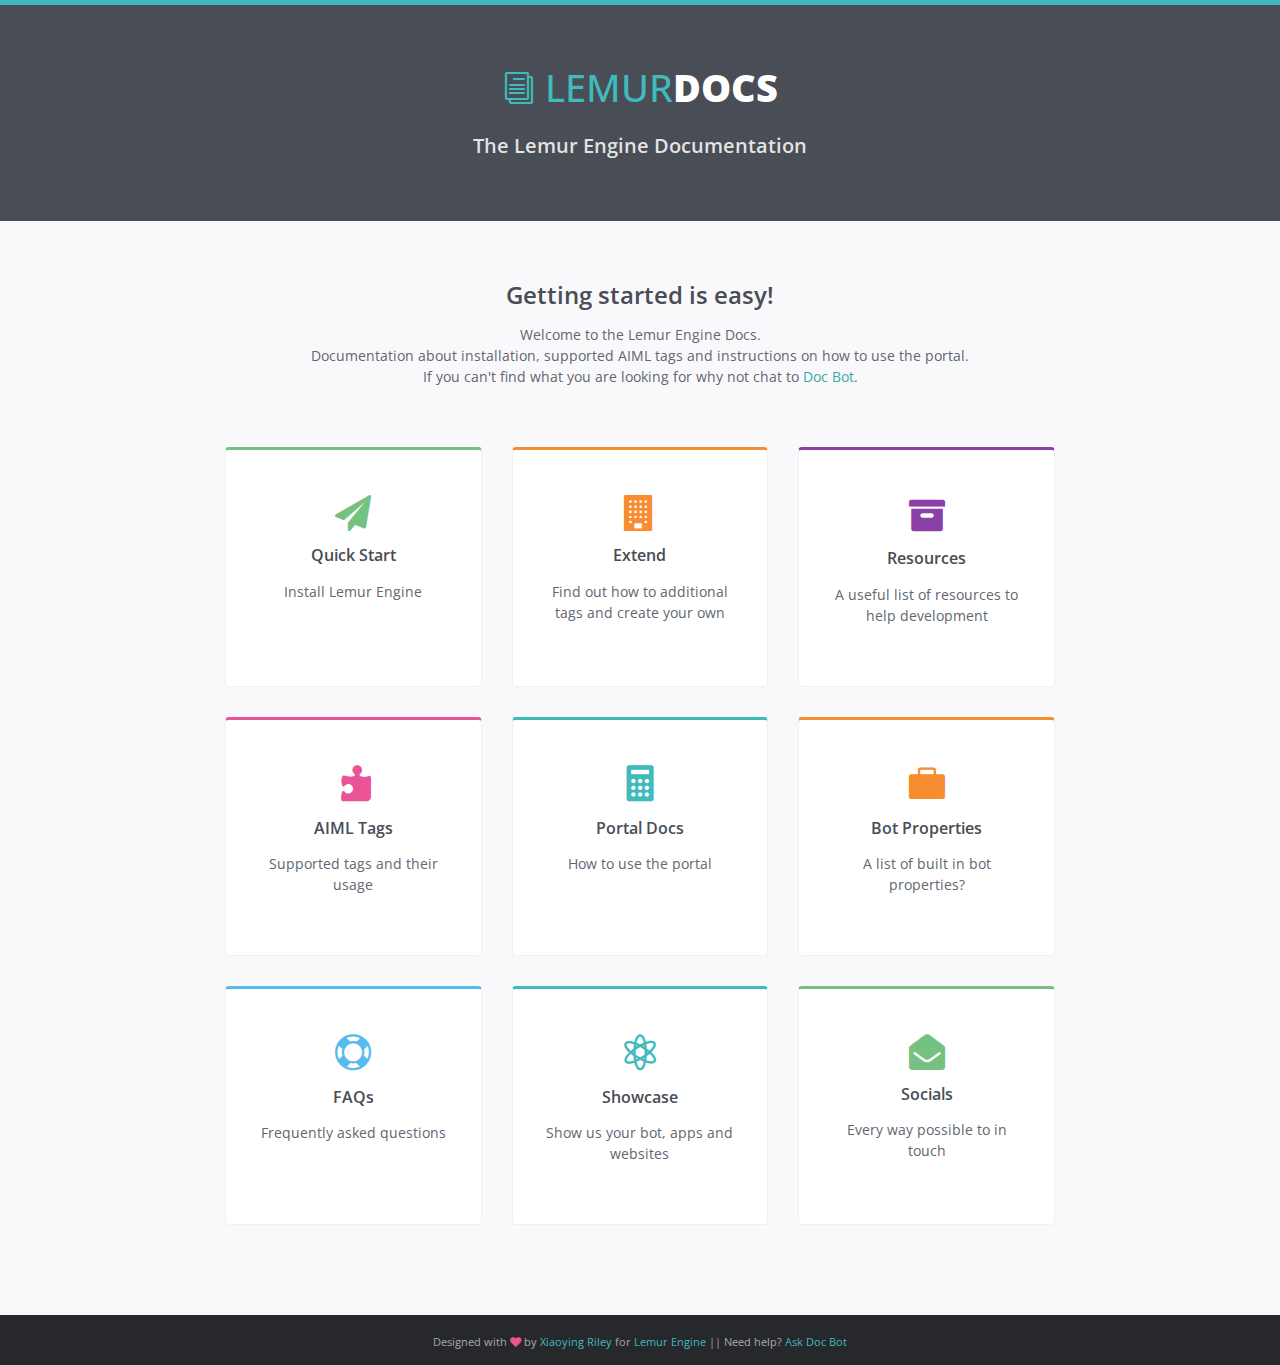
<file: index.html>
<!DOCTYPE html>
<html lang="en">
<head>
    <title>The Documentation :: Lemur Docs</title>
    <!-- Meta -->
    <meta charset="utf-8">
    <meta http-equiv="X-UA-Compatible" content="IE=edge">
    <meta name="viewport" content="width=device-width, initial-scale=1.0">
    <meta name="description" content="Lemur Engine chatbot documentation - find out how to write, extend and chat to your bot">
    <meta name="author" content="Lemur Engine">
    <link rel="shortcut icon" href="favicon.ico">
    <link href='https://fonts.googleapis.com/css?family=Open+Sans:300italic,400italic,600italic,700italic,800italic,400,300,600,700,800' rel='stylesheet' type='text/css'>
    <!-- Global CSS -->
    <link rel="stylesheet" href="assets/plugins/bootstrap/css/bootstrap.min.css">
    <!-- Font Awesome CSS -->
    <link rel="stylesheet" href="https://cdnjs.cloudflare.com/ajax/libs/font-awesome/4.7.0/css/font-awesome.min.css">
    <!-- Plugins CSS -->
    <link rel="stylesheet" href="assets/plugins/prism/prism.css">
    <!-- Theme CSS -->
    <link id="theme-style" rel="stylesheet" href="assets/css/styles.css">
    <link rel="stylesheet" href="assets/plugins/elegant_font/css/style.css">
    <!-- Lemur Engine CSS -->
    <link rel="stylesheet" href="https://portal.lemurengine.com/widgets/popup/chat.css">
    <!-- Global site tag (gtag.js) - Google Analytics -->
    <script async src="https://www.googletagmanager.com/gtag/js?id=G-69T7729BGS"></script>
    <script>
        window.dataLayer = window.dataLayer || [];
        function gtag(){dataLayer.push(arguments);}
        gtag('js', new Date());

        gtag('config', 'G-69T7729BGS');
    </script>
</head>

<body class="landing-page">


    
    <div class="page-wrapper">
        
        <!-- ******Header****** -->
        <header class="header text-center">
            <div class="container">
                <div class="branding">
                    <h1 class="logo">
                        <span aria-hidden="true" class="icon_documents_alt icon"></span>
                        <span class="text-highlight">Lemur</span><span class="text-bold">Docs</span>
                    </h1>
                </div><!--//branding-->
                <div class="tagline">
                    <p>The Lemur Engine Documentation</p>
                </div><!--//tagline-->
                
            </div><!--//container-->
        </header><!--//header-->
        
        <section class="cards-section text-center">
            <div class="container">
                <h2 class="title">Getting started is easy!</h2>
                <div class="intro">
                    <p>Welcome to the Lemur Engine Docs.<br/>
                    Documentation about installation, supported AIML tags and instructions on how to use the portal.<br/>
                        If you can't find what you are looking for why not chat to <a href="docbot.html">Doc Bot</a>.</p>
                </div><!--//intro-->
                <div id="cards-wrapper" class="cards-wrapper row">
                    <div class="item item-green col-lg-4 col-md-6 col-sm-12">
                        <div class="item-inner">
                            <div class="icon-holder">
                                <i class="icon fa fa-paper-plane"></i>
                            </div><!--//icon-holder-->
                            <h3 class="title">Quick Start</h3>
                            <p class="intro">Install Lemur Engine</p>
                            <a class="link" href="start.html"><span></span></a>
                        </div><!--//item-inner-->
                    </div><!--//item-->
                    <div class="item item-orange col-lg-4 col-md-6 col-sm-12">
                        <div class="item-inner">
                            <div class="icon-holder">
                                <i class="icon fa fa-building"></i>
                            </div><!--//icon-holder-->
                            <h3 class="title">Extend</h3>
                            <p class="intro">Find out how to additional tags and create your own</p>
                            <a class="link" href="extend.html"><span></span></a>
                        </div><!--//item-inner-->
                    </div><!--//item-->
                    <div class="item item-purple col-lg-4 col-md-6 col-sm-12">
                        <div class="item-inner">
                            <div class="icon-holder">
                                <span aria-hidden="true" class="icon icon_archive"></span>
                            </div><!--//icon-holder-->
                            <h3 class="title">Resources</h3>
                            <p class="intro">A useful list of resources to help development</p>
                            <a class="link" href="resources.html"><span></span></a>
                        </div><!--//item-inner-->
                    </div><!--//item-->
                    <div class="item item-pink item-2 col-lg-4 col-md-6 col-sm-12">
                        <div class="item-inner">
                            <div class="icon-holder">
                                <span aria-hidden="true" class="icon icon_puzzle_alt"></span>
                            </div><!--//icon-holder-->
                            <h3 class="title">AIML Tags</h3>
                            <p class="intro">Supported tags and their usage</p>
                            <a class="link" href="aiml.html"><span></span></a>
                        </div><!--//item-inner-->
                    </div><!--//item-->
                    <div class="item item-primary item-2 col-lg-4 col-md-6 col-sm-12">
                        <div class="item-inner">
                            <div class="icon-holder">
                                <span aria-hidden="true" class="icon icon_calculator_alt"></span>
                            </div><!--//icon-holder-->
                            <h3 class="title">Portal Docs</h3>
                            <p class="intro">How to use the portal</p>
                            <a class="link" href="portal.html"><span></span></a>
                        </div><!--//item-inner-->
                    </div><!--//item-->
                    <div class="item item-orange col-lg-4 col-md-6 col-sm-12">
                        <div class="item-inner">
                            <div class="icon-holder">
                                <span aria-hidden="true" class="icon icon_briefcase_alt"></span>
                            </div><!--//icon-holder-->
                            <h3 class="title">Bot Properties</h3>
                            <p class="intro">A list of built in bot properties?</p>
                            <a class="link" href="botproperties.html"><span></span></a>
                        </div><!--//item-inner-->
                    </div>
                    <div class="item item-blue col-lg-4 col-md-6 col-sm-12">
                        <div class="item-inner">
                            <div class="icon-holder">
                                <span aria-hidden="true" class="icon icon_lifesaver"></span>
                            </div><!--//icon-holder-->
                            <h3 class="title">FAQs</h3>
                            <p class="intro">Frequently asked questions</p>
                            <a class="link" href="faqs.html"><span></span></a>
                        </div><!--//item-inner-->
                    </div><!--//item-->
                    <div class="item item-primary col-lg-4 col-md-6 col-sm-12">
                        <div class="item-inner">
                            <div class="icon-holder">
                                <span aria-hidden="true" class="icon icon_genius"></span>
                            </div><!--//icon-holder-->
                            <h3 class="title">Showcase</h3>
                            <p class="intro">Show us your bot, apps and websites</p>
                            <a class="link" href="showcase.html"><span></span></a>
                        </div><!--//item-inner-->
                    </div>

                    <div class="item item-green col-lg-4 col-md-6 col-sm-12">
                        <div class="item-inner">
                            <div class="icon-holder">
                                <i class="icon fa fa-envelope-open"></i>
                            </div><!--//icon-holder-->
                            <h3 class="title">Socials</h3>
                            <p class="intro">Every way possible to in touch </p>
                            <a class="link" href="social.html"><span></span></a>
                        </div><!--//item-inner-->
                    </div><!--//item-->
                </div><!--//cards-->
                
            </div><!--//container-->
        </section><!--//cards-section-->

        <!-- bot chat window -->
        <div id="chat-popup" data-botid="doc-bot" data-clientid="" data-host="https://portal.lemurengine.com"></div>
        <!--/bot chat window -->

    </div><!--//page-wrapper-->
    
    <footer class="footer text-center">
        <div class="container">

           <small class="copyright">Designed with <i class="fa fa-heart"></i> by <a href="https://themes.3rdwavemedia.com/" target="_blank">Xiaoying Riley</a> for <a href="https://lemurengine.com/" target="_blank">Lemur Engine</a> || Need help? <a href="docbot.html" target="_blank">Ask Doc Bot</a> </small>

        </div><!--//container-->
    </footer><!--//footer-->
    
     
    <!-- Main Javascript -->          
    <script type="text/javascript" src="assets/plugins/jquery-3.4.1.min.js"></script>
    <script type="text/javascript" src="assets/plugins/bootstrap/js/bootstrap.min.js"></script>     
    <script type="text/javascript" src="assets/plugins/stickyfill/dist/stickyfill.min.js"></script>                                                                
    <script type="text/javascript" src="assets/js/main.js"></script>
    <script type="text/javascript" src="https://portal.lemurengine.com/widgets/popup/chat.js"></script>
    
</body>
</html>
</file>
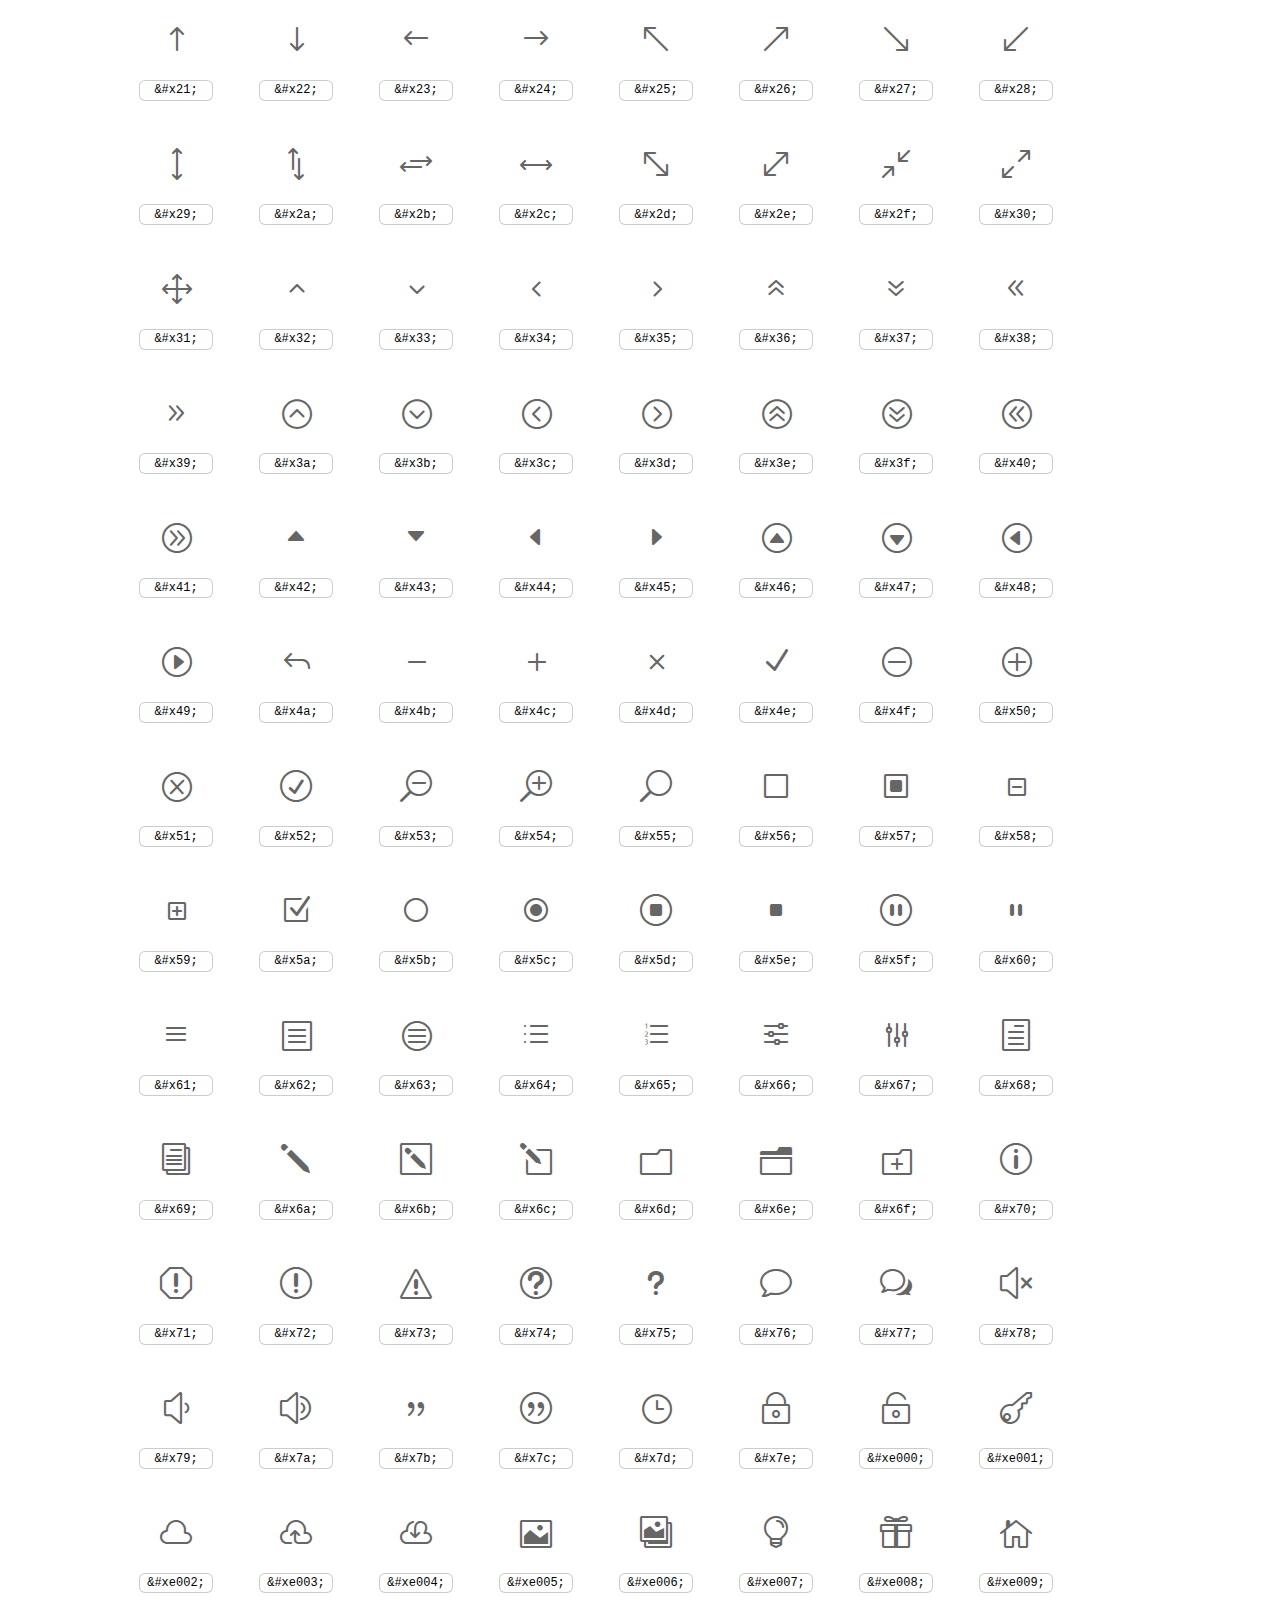
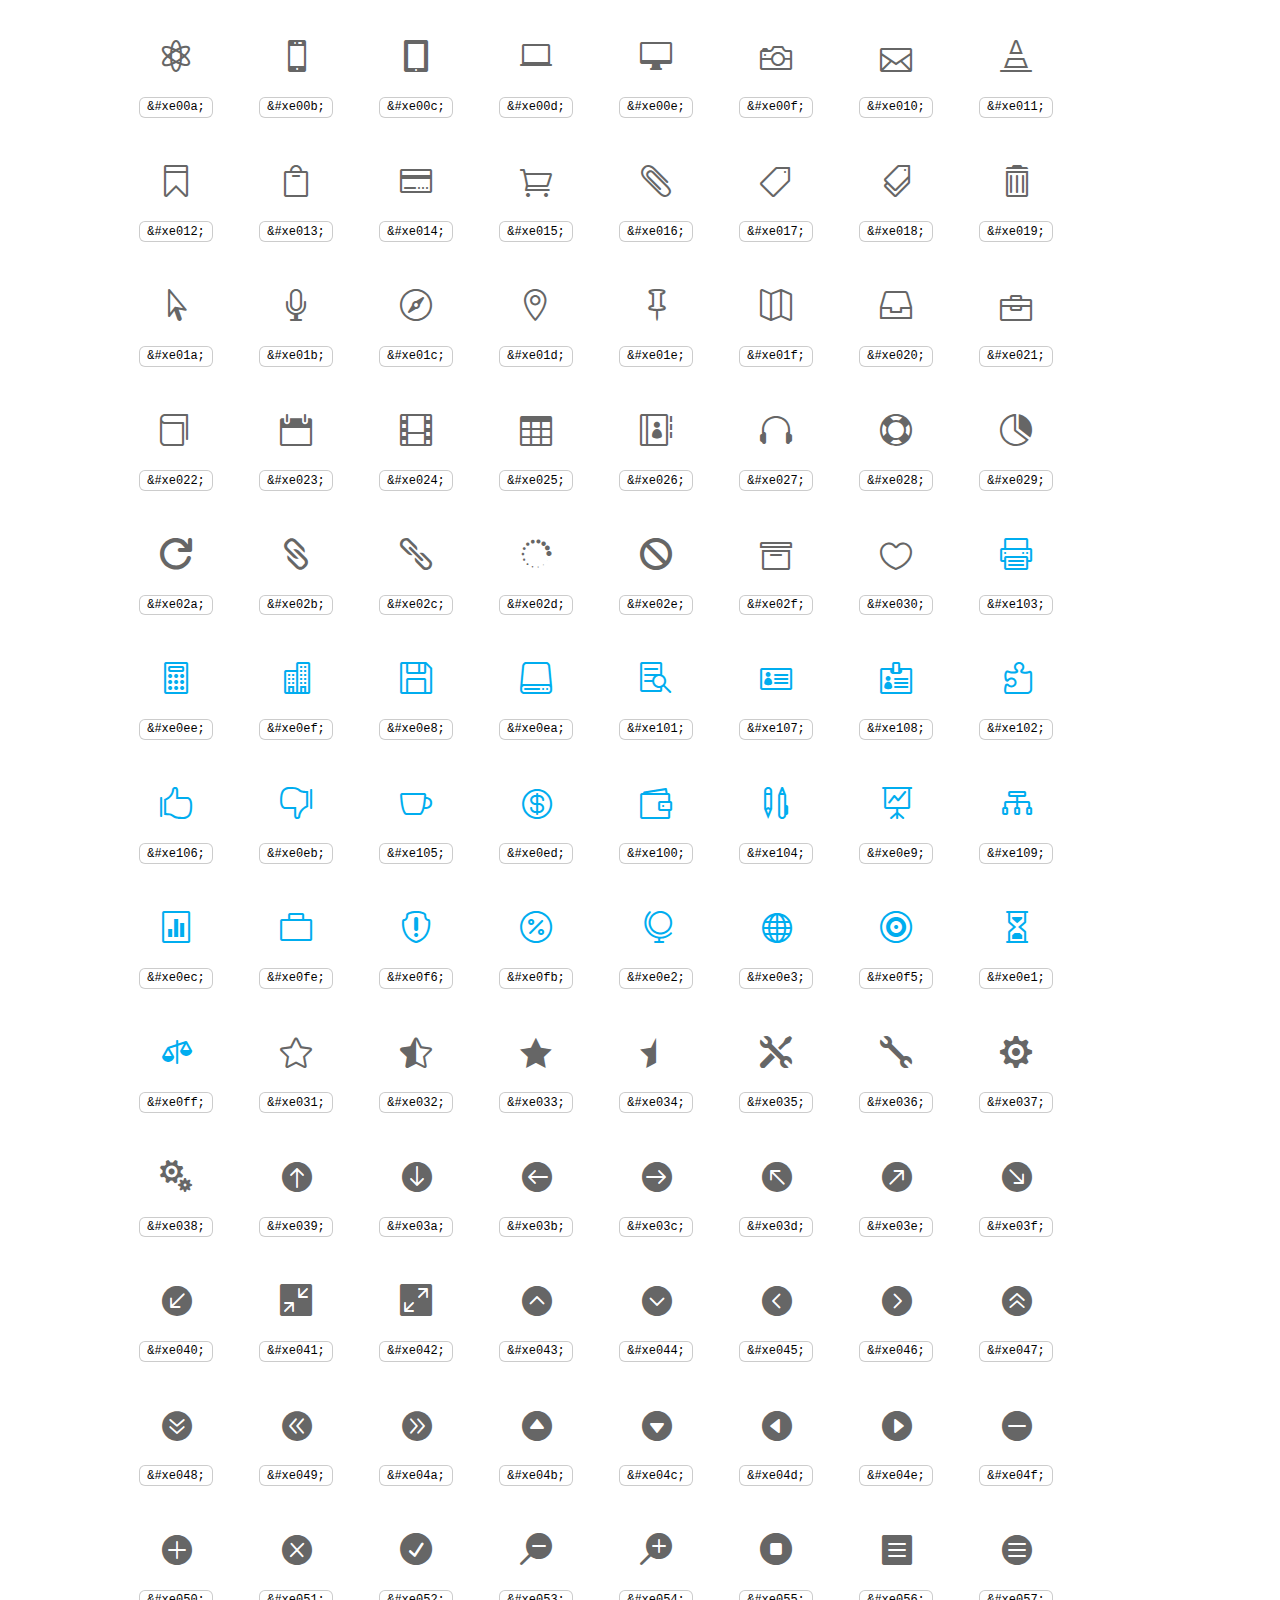
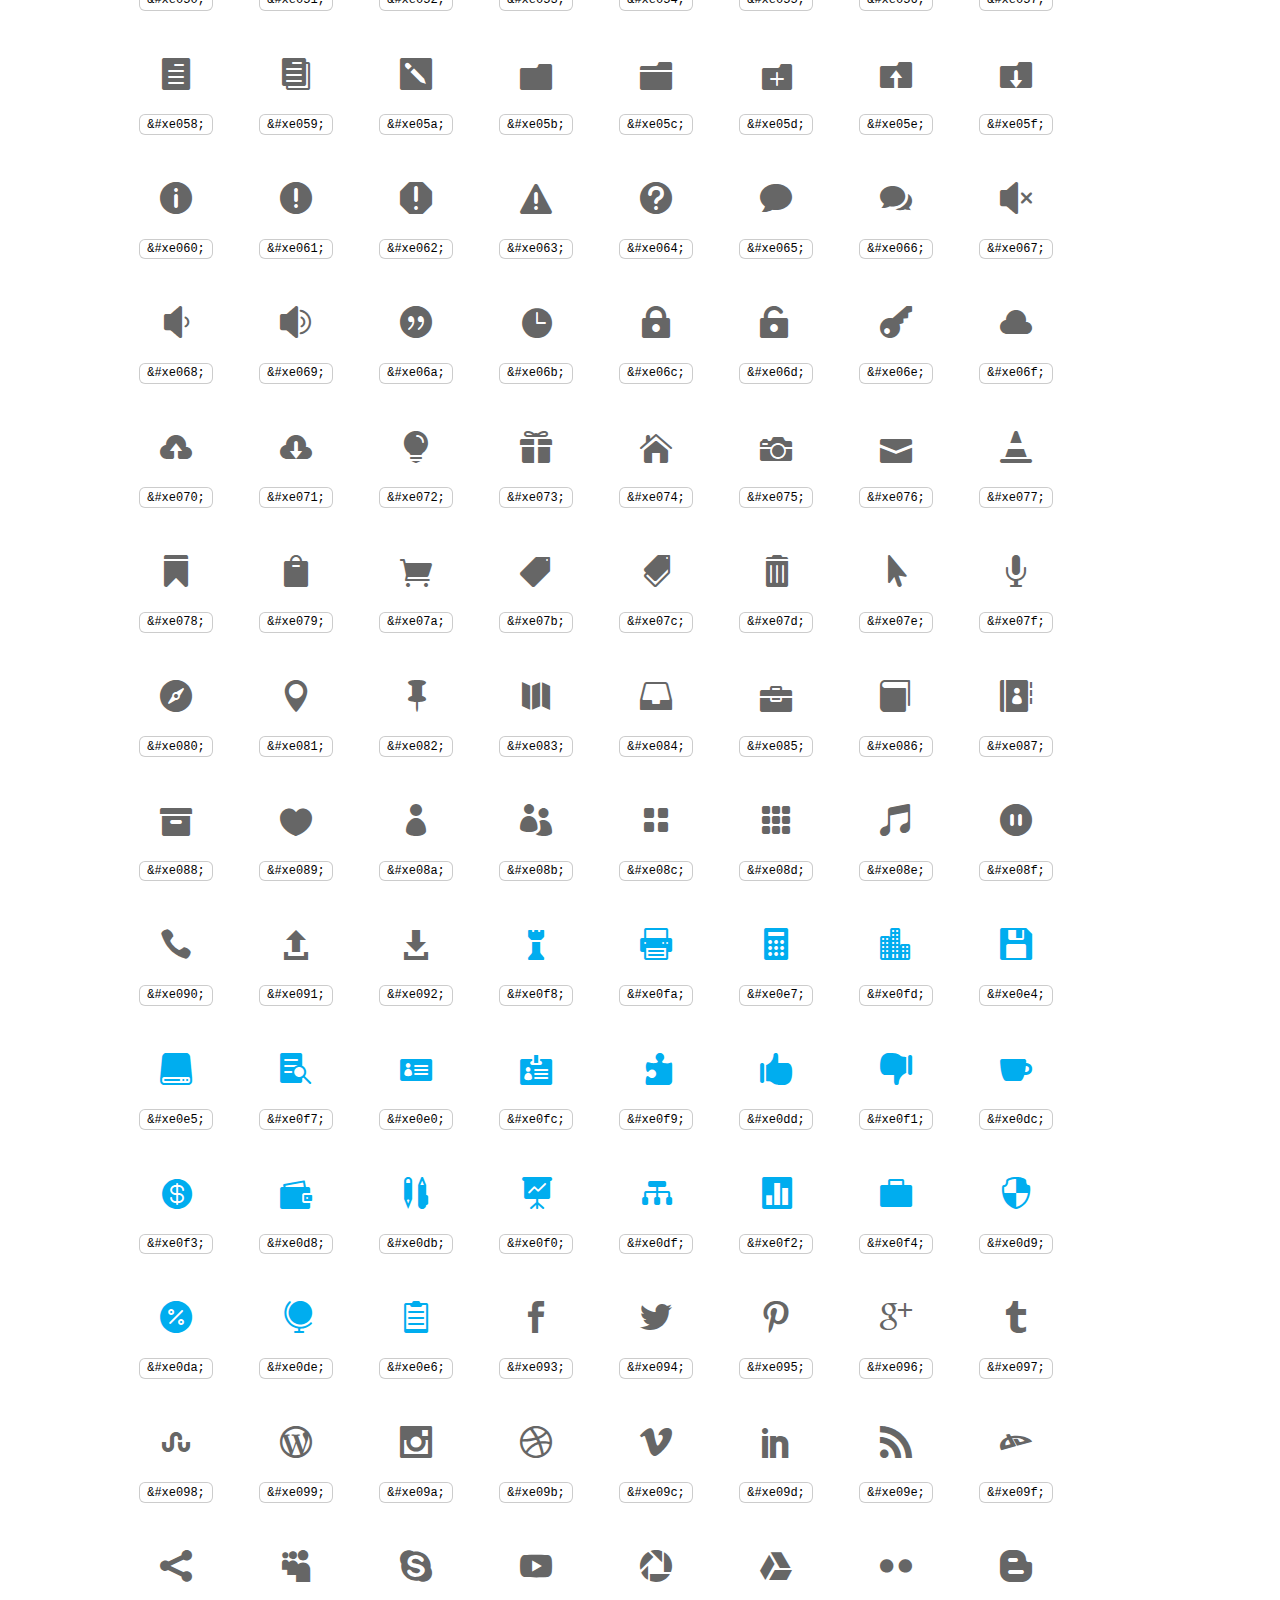
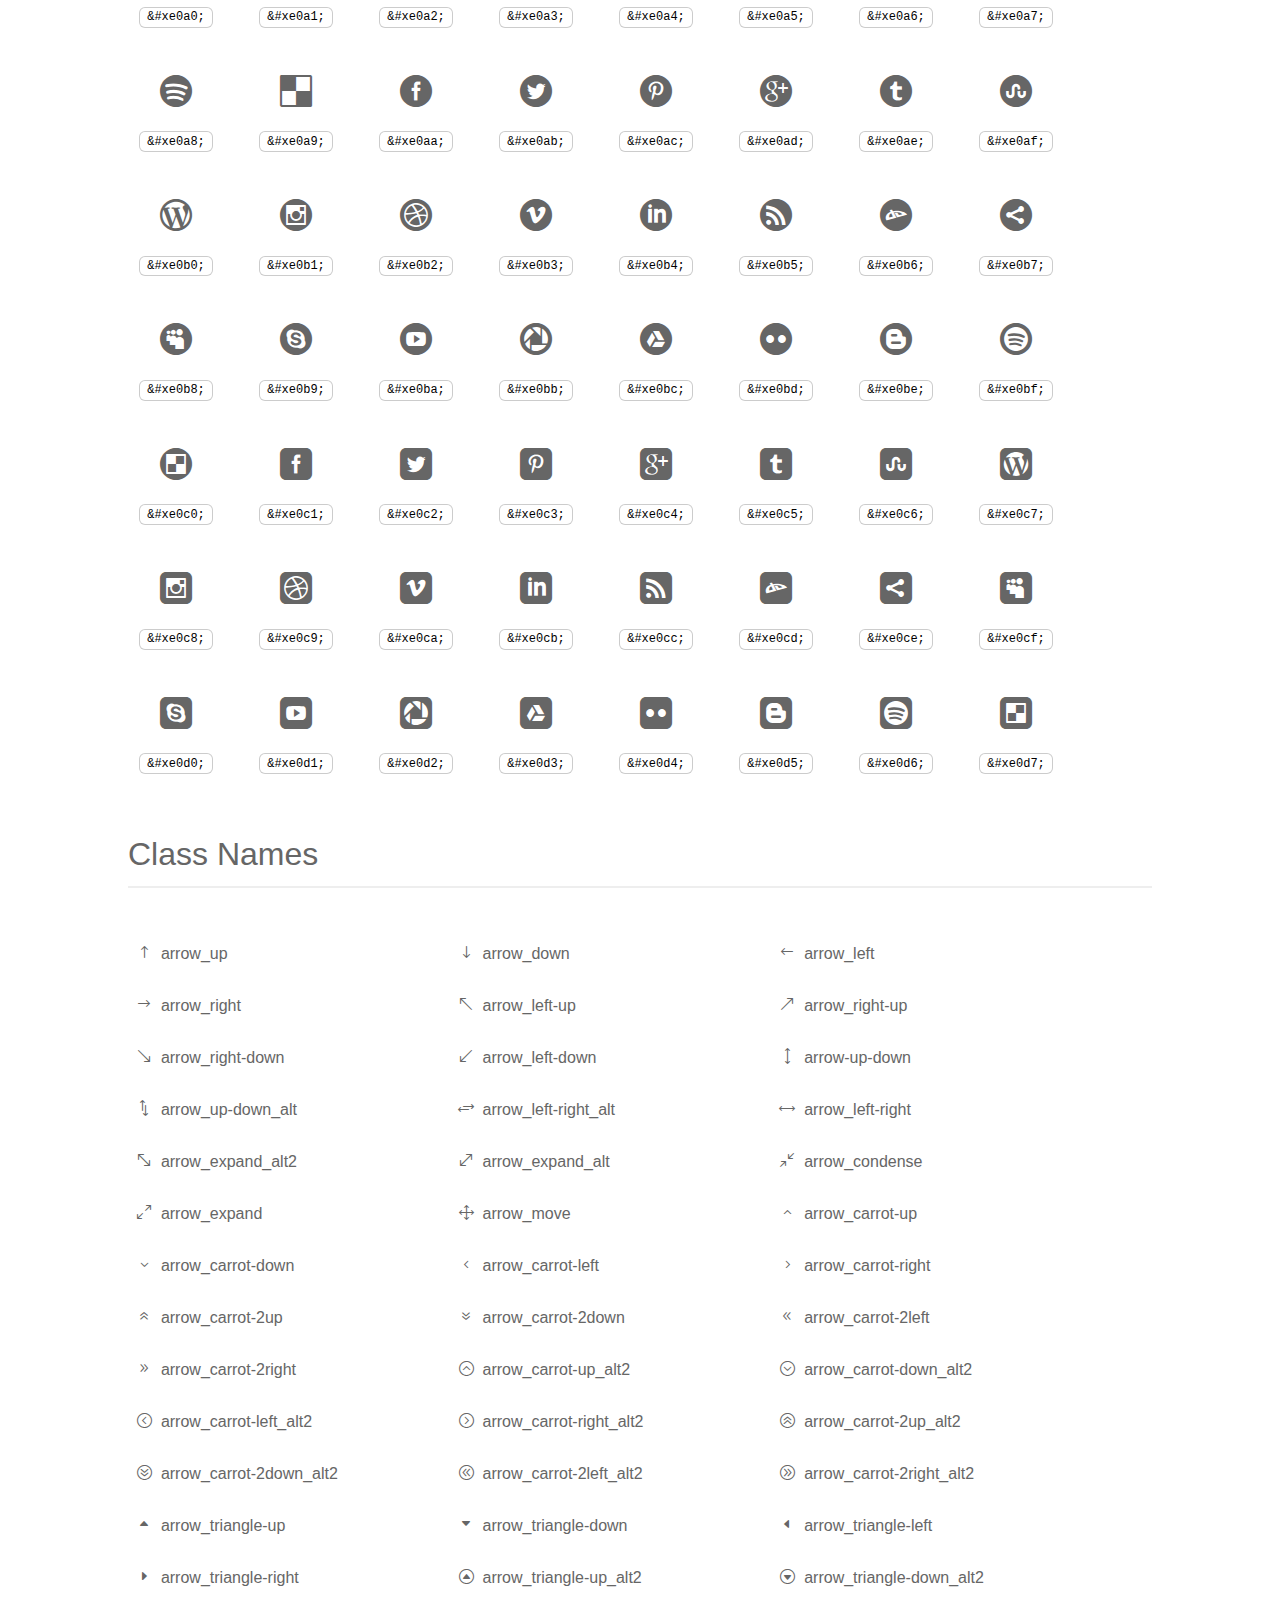
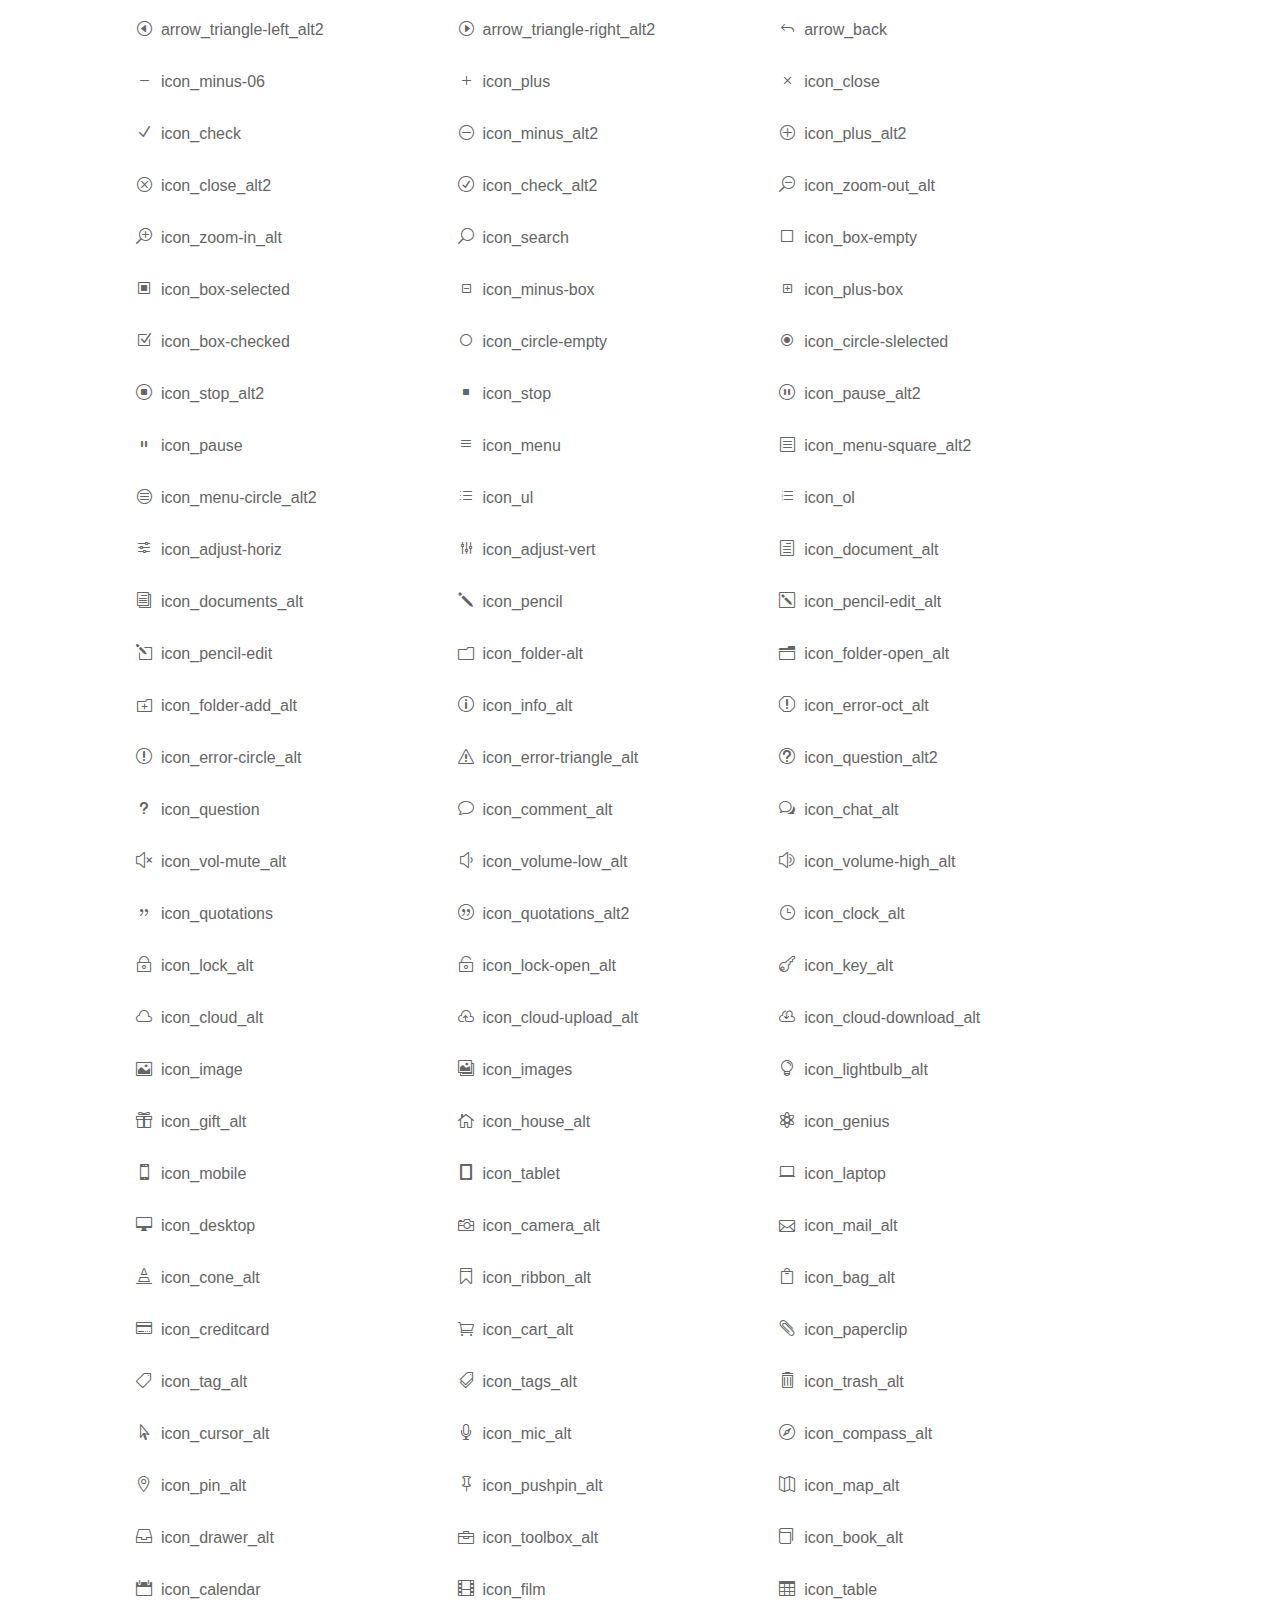
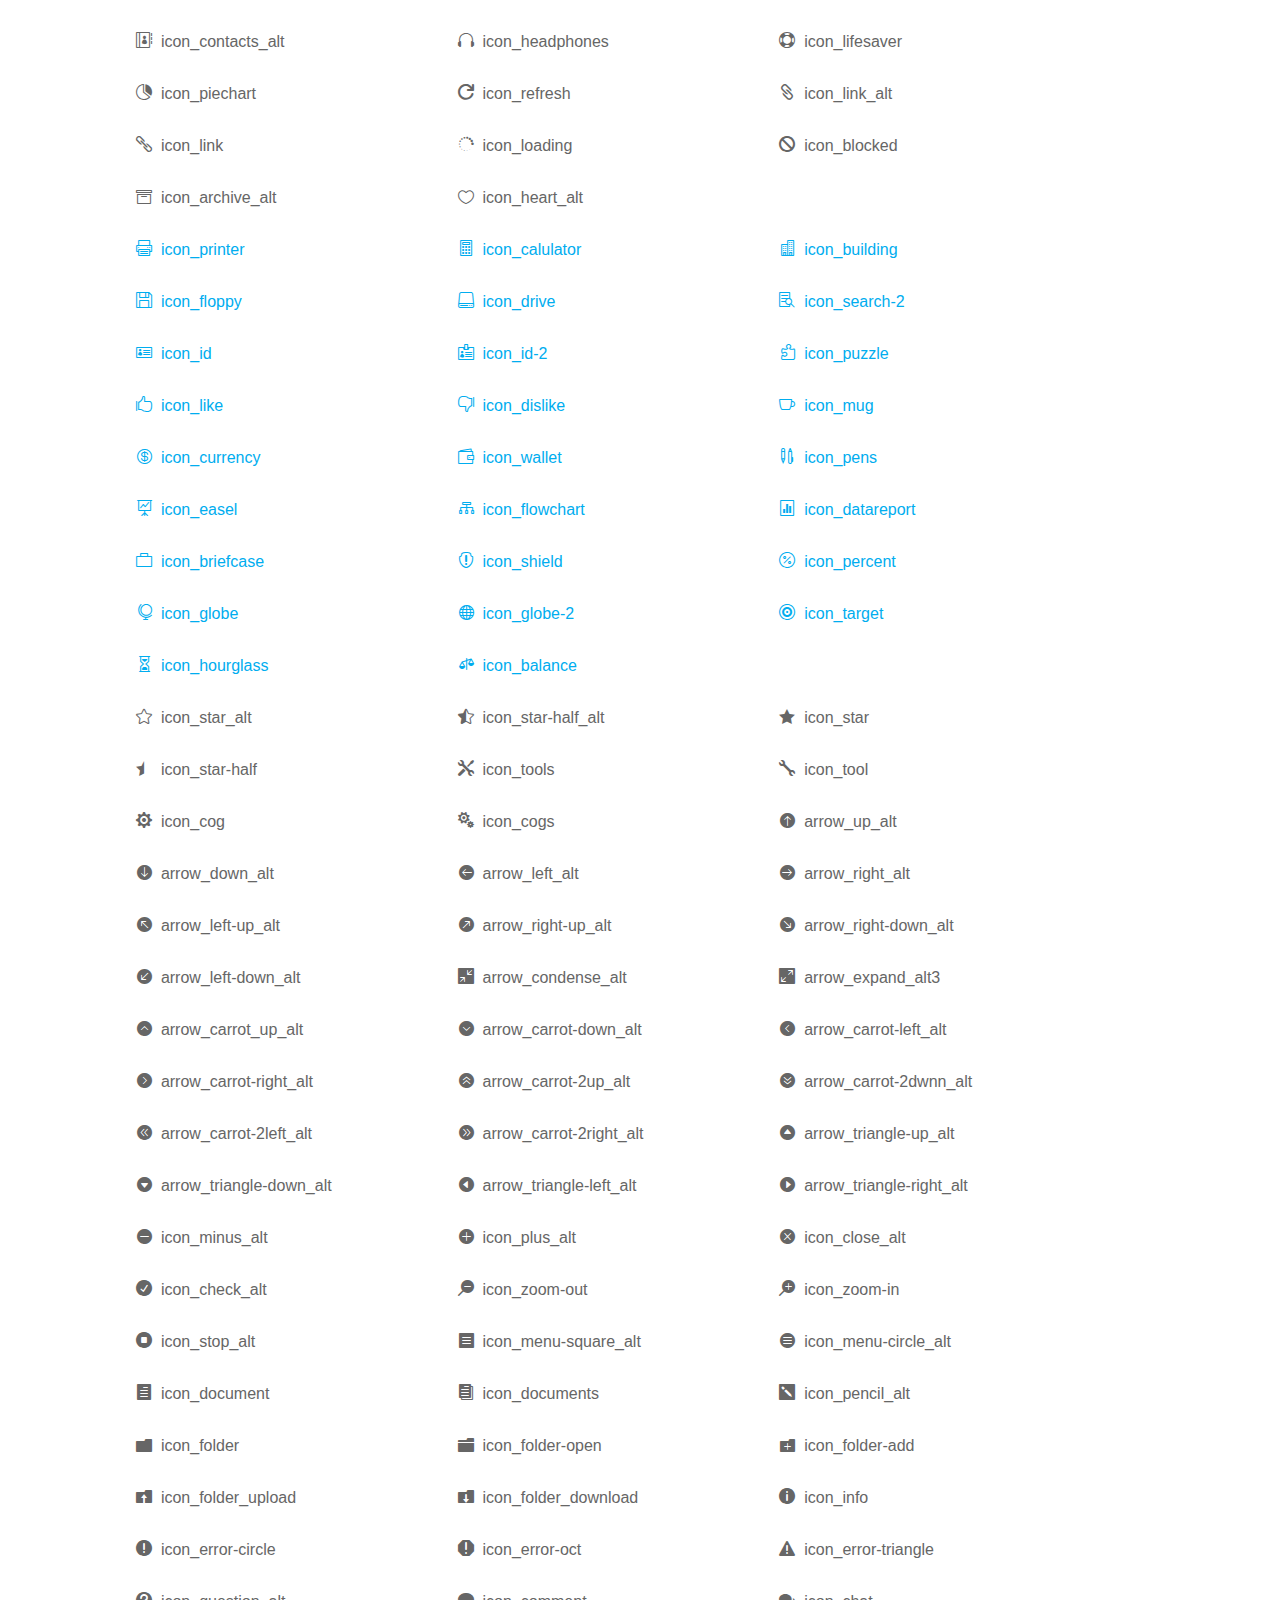
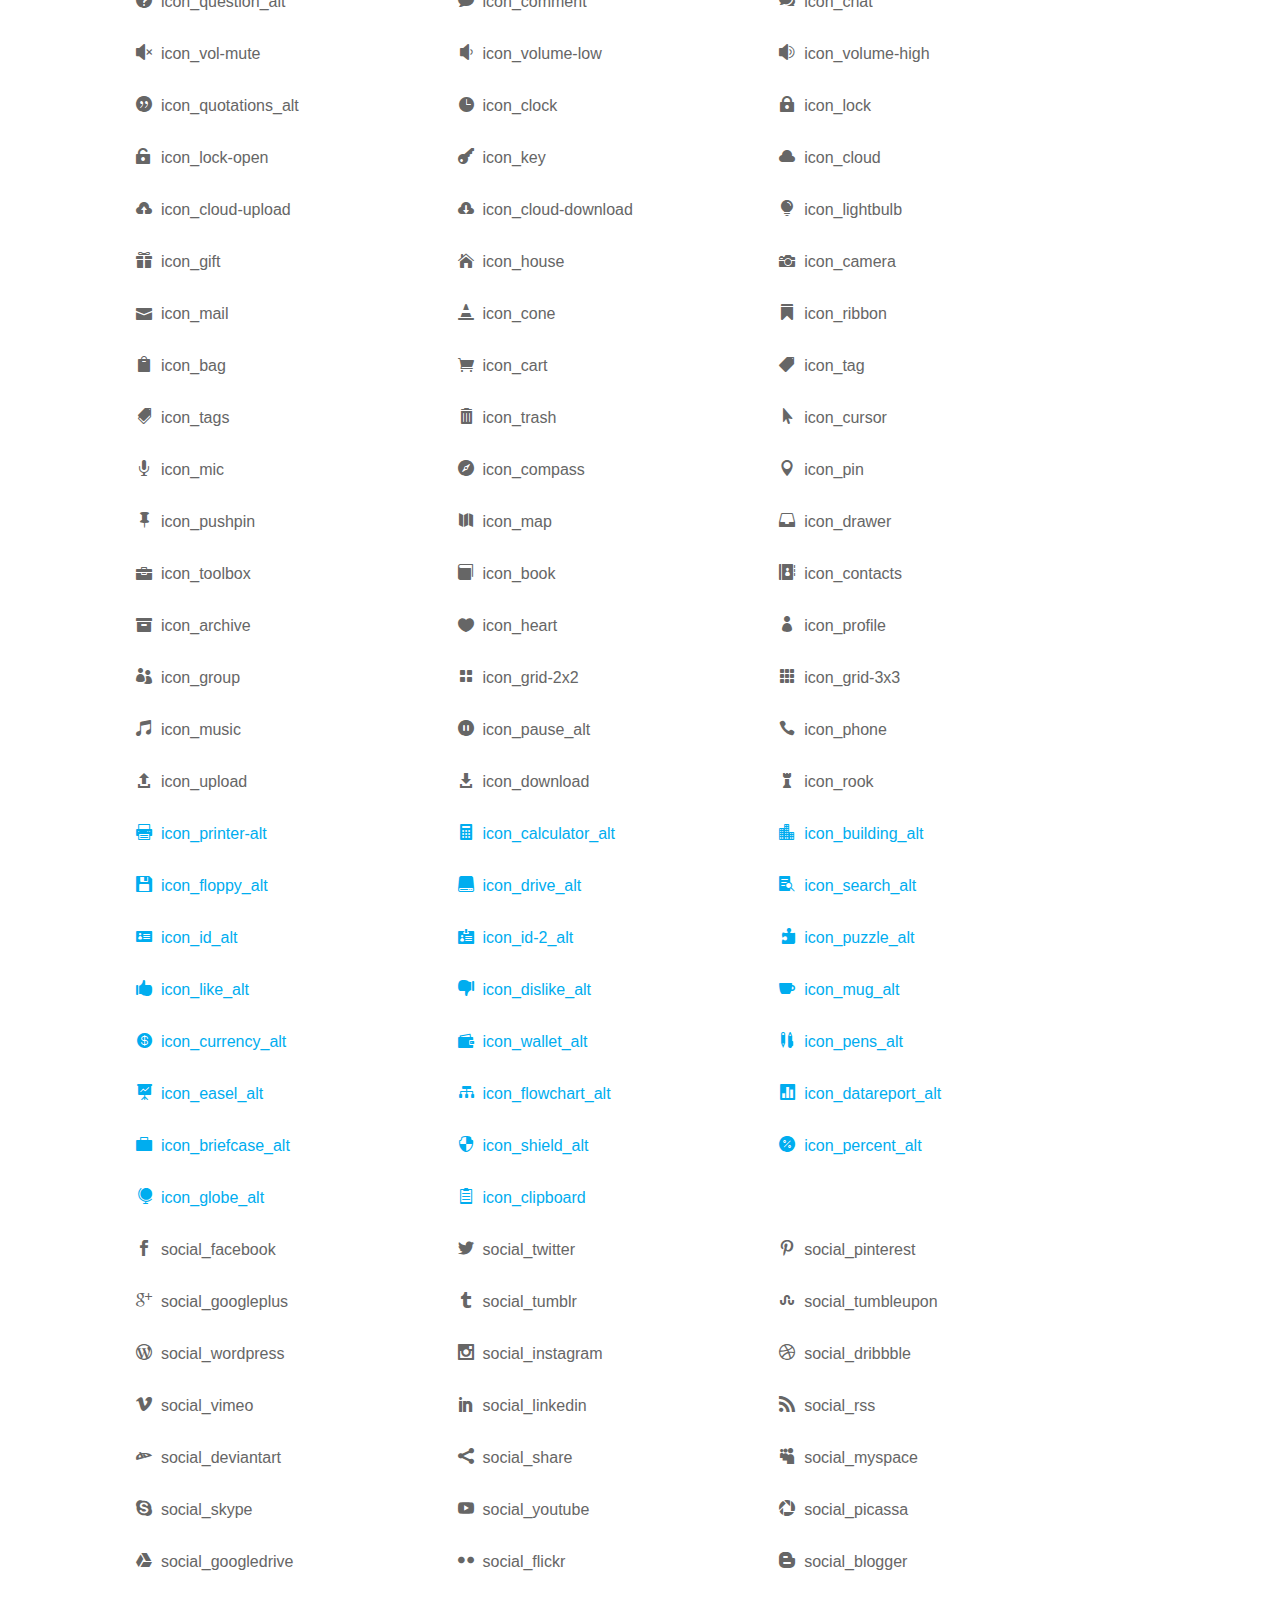
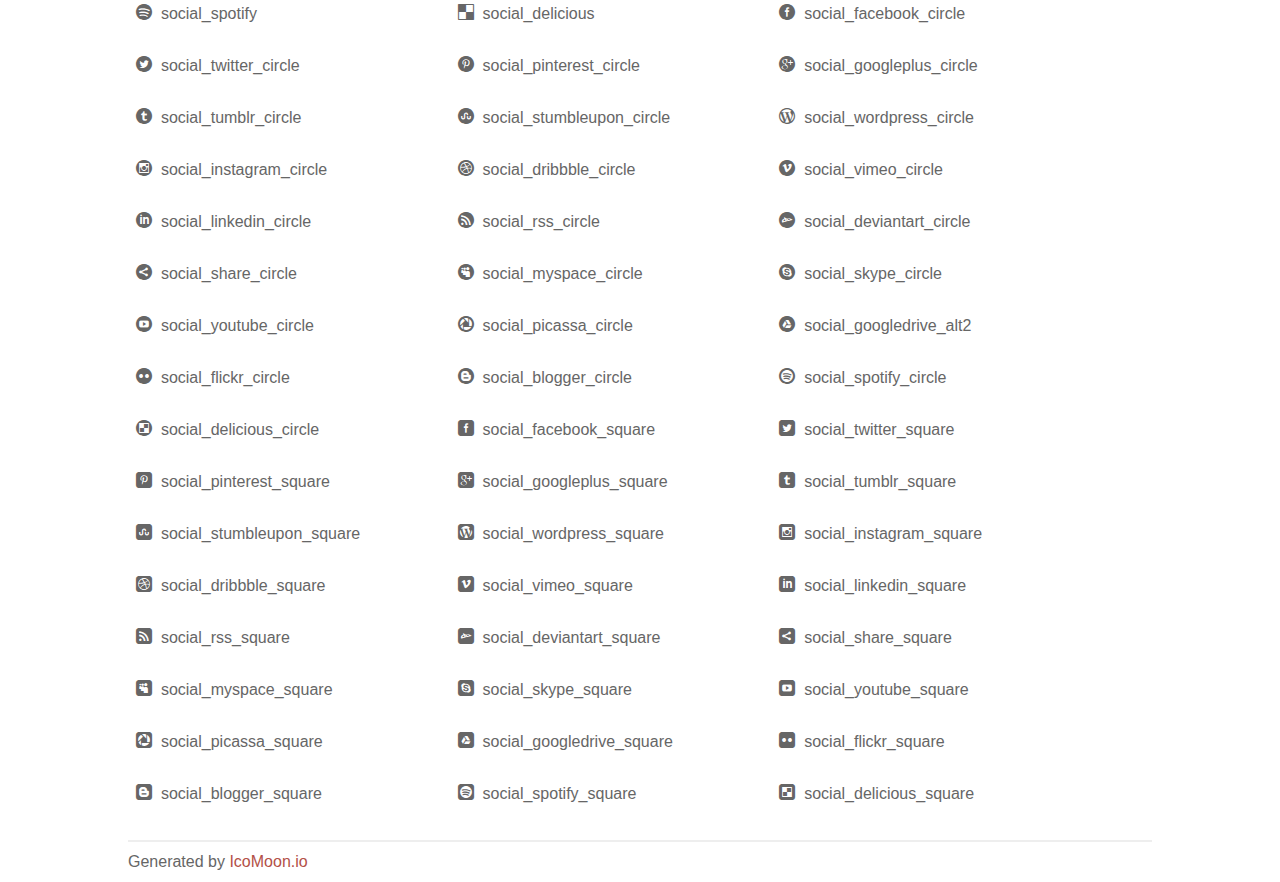
<file: assets/plugins/elegant_font/css/index.html>
<!doctype html>
<html>
<head>
<title>Your Font/Glyphs</title>
<link rel="stylesheet" href="style.css" />
<!--[if lte IE 7]><script src="lte-ie7.js"></script><![endif]-->
<style>
	section, header, footer {display: block;}
	body {
		font-family: sans-serif;
		color: #666;
		line-height: 1.5;
		font-size: 1em;
	}
	* {
		-moz-box-sizing: border-box;
		-webkit-box-sizing: border-box;
		box-sizing: border-box;
		margin: 0;
		padding: 0;
	}
	.glyph {
		float: left;
		text-align: center;
		padding: .75em;
		margin: .4em 1.5em .75em 0;
		width: 6em;
		text-shadow: none;
	}
	
	.glyph input {
		font-family: consolas, monospace;
		font-size: 12px;
		width: 100%;
		text-align: center;
		border: 0;
		box-shadow: 0 0 0 1px #ccc;
		padding: .2em;
                -moz-border-radius: 5px;
                -webkit-border-radius: 5px;
	}
	
	

	.new {
		color:#00adef !important;
	}

	
	.w-main {
		width: 80%;
	}
	.centered {
		margin-left: auto;
		margin-right: auto;
	}
	.fs1 {
		font-size: 2em;
	}
	header {
		margin: 2em 0;
		padding-bottom: .5em;
		color: #666;
		box-shadow: 0 2px #eee;
	}
	header h1 {
		font-size: 2em;
		font-weight: normal;
	}
	.clearfix:before, .clearfix:after { content: ""; display: table; }
	.clearfix:after, .clear { clear: both; }
	footer {
		margin-top: 2em;
		padding: .5em 0;
		box-shadow: 0 -2px #eee;
	}
	a, a:visited {
		color: #B35047;
		text-decoration: none;
	}
	a:hover, a:focus {color: #000;}
	
	.box1 {
		font-size: 16px;
		display: inline-block;
		width: 30%;
		padding: .25em .5em;
		margin: 20px 10px 0 0;
	}
</style>
</head>
<body>
	<div class="w-main centered">
	<section class="mtm clearfix" id="glyphs">
	<div class="glyph">
		<div class="fs1" aria-hidden="true" data-icon="&#x21;"></div>
		<input type="text" readonly value="&amp;#x21;" />
	</div>
	<div class="glyph">
		<div class="fs1" aria-hidden="true" data-icon="&#x22;"></div>
		<input type="text" readonly value="&amp;#x22;" />
	</div>
	<div class="glyph">
		<div class="fs1" aria-hidden="true" data-icon="&#x23;"></div>
		<input type="text" readonly value="&amp;#x23;" />
	</div>
	<div class="glyph">
		<div class="fs1" aria-hidden="true" data-icon="&#x24;"></div>
		<input type="text" readonly value="&amp;#x24;" />
	</div>
	<div class="glyph">
		<div class="fs1" aria-hidden="true" data-icon="&#x25;"></div>
		<input type="text" readonly value="&amp;#x25;" />
	</div>
	<div class="glyph">
		<div class="fs1" aria-hidden="true" data-icon="&#x26;"></div>
		<input type="text" readonly value="&amp;#x26;" />
	</div>
	<div class="glyph">
		<div class="fs1" aria-hidden="true" data-icon="&#x27;"></div>
		<input type="text" readonly value="&amp;#x27;" />
	</div>
	<div class="glyph">
		<div class="fs1" aria-hidden="true" data-icon="&#x28;"></div>
		<input type="text" readonly value="&amp;#x28;" />
	</div>
	<div class="glyph">
		<div class="fs1" aria-hidden="true" data-icon="&#x29;"></div>
		<input type="text" readonly value="&amp;#x29;" />
	</div>
	<div class="glyph">
		<div class="fs1" aria-hidden="true" data-icon="&#x2a;"></div>
		<input type="text" readonly value="&amp;#x2a;" />
	</div>
	<div class="glyph">
		<div class="fs1" aria-hidden="true" data-icon="&#x2b;"></div>
		<input type="text" readonly value="&amp;#x2b;" />
	</div>
	<div class="glyph">
		<div class="fs1" aria-hidden="true" data-icon="&#x2c;"></div>
		<input type="text" readonly value="&amp;#x2c;" />
	</div>
	<div class="glyph">
		<div class="fs1" aria-hidden="true" data-icon="&#x2d;"></div>
		<input type="text" readonly value="&amp;#x2d;" />
	</div>
	<div class="glyph">
		<div class="fs1" aria-hidden="true" data-icon="&#x2e;"></div>
		<input type="text" readonly value="&amp;#x2e;" />
	</div>
	<div class="glyph">
		<div class="fs1" aria-hidden="true" data-icon="&#x2f;"></div>
		<input type="text" readonly value="&amp;#x2f;" />
	</div>
	<div class="glyph">
		<div class="fs1" aria-hidden="true" data-icon="&#x30;"></div>
		<input type="text" readonly value="&amp;#x30;" />
	</div>
	<div class="glyph">
		<div class="fs1" aria-hidden="true" data-icon="&#x31;"></div>
		<input type="text" readonly value="&amp;#x31;" />
	</div>
	<div class="glyph">
		<div class="fs1" aria-hidden="true" data-icon="&#x32;"></div>
		<input type="text" readonly value="&amp;#x32;" />
	</div>
	<div class="glyph">
		<div class="fs1" aria-hidden="true" data-icon="&#x33;"></div>
		<input type="text" readonly value="&amp;#x33;" />
	</div>
	<div class="glyph">
		<div class="fs1" aria-hidden="true" data-icon="&#x34;"></div>
		<input type="text" readonly value="&amp;#x34;" />
	</div>
	<div class="glyph">
		<div class="fs1" aria-hidden="true" data-icon="&#x35;"></div>
		<input type="text" readonly value="&amp;#x35;" />
	</div>
	<div class="glyph">
		<div class="fs1" aria-hidden="true" data-icon="&#x36;"></div>
		<input type="text" readonly value="&amp;#x36;" />
	</div>
	<div class="glyph">
		<div class="fs1" aria-hidden="true" data-icon="&#x37;"></div>
		<input type="text" readonly value="&amp;#x37;" />
	</div>
	<div class="glyph">
		<div class="fs1" aria-hidden="true" data-icon="&#x38;"></div>
		<input type="text" readonly value="&amp;#x38;" />
	</div>
	<div class="glyph">
		<div class="fs1" aria-hidden="true" data-icon="&#x39;"></div>
		<input type="text" readonly value="&amp;#x39;" />
	</div>
	<div class="glyph">
		<div class="fs1" aria-hidden="true" data-icon="&#x3a;"></div>
		<input type="text" readonly value="&amp;#x3a;" />
	</div>
	<div class="glyph">
		<div class="fs1" aria-hidden="true" data-icon="&#x3b;"></div>
		<input type="text" readonly value="&amp;#x3b;" />
	</div>
	<div class="glyph">
		<div class="fs1" aria-hidden="true" data-icon="&#x3c;"></div>
		<input type="text" readonly value="&amp;#x3c;" />
	</div>
	<div class="glyph">
		<div class="fs1" aria-hidden="true" data-icon="&#x3d;"></div>
		<input type="text" readonly value="&amp;#x3d;" />
	</div>
	<div class="glyph">
		<div class="fs1" aria-hidden="true" data-icon="&#x3e;"></div>
		<input type="text" readonly value="&amp;#x3e;" />
	</div>
	<div class="glyph">
		<div class="fs1" aria-hidden="true" data-icon="&#x3f;"></div>
		<input type="text" readonly value="&amp;#x3f;" />
	</div>
	<div class="glyph">
		<div class="fs1" aria-hidden="true" data-icon="&#x40;"></div>
		<input type="text" readonly value="&amp;#x40;" />
	</div>
	<div class="glyph">
		<div class="fs1" aria-hidden="true" data-icon="&#x41;"></div>
		<input type="text" readonly value="&amp;#x41;" />
	</div>
	<div class="glyph">
		<div class="fs1" aria-hidden="true" data-icon="&#x42;"></div>
		<input type="text" readonly value="&amp;#x42;" />
	</div>
	<div class="glyph">
		<div class="fs1" aria-hidden="true" data-icon="&#x43;"></div>
		<input type="text" readonly value="&amp;#x43;" />
	</div>
	<div class="glyph">
		<div class="fs1" aria-hidden="true" data-icon="&#x44;"></div>
		<input type="text" readonly value="&amp;#x44;" />
	</div>
	<div class="glyph">
		<div class="fs1" aria-hidden="true" data-icon="&#x45;"></div>
		<input type="text" readonly value="&amp;#x45;" />
	</div>
	<div class="glyph">
		<div class="fs1" aria-hidden="true" data-icon="&#x46;"></div>
		<input type="text" readonly value="&amp;#x46;" />
	</div>
	<div class="glyph">
		<div class="fs1" aria-hidden="true" data-icon="&#x47;"></div>
		<input type="text" readonly value="&amp;#x47;" />
	</div>
	<div class="glyph">
		<div class="fs1" aria-hidden="true" data-icon="&#x48;"></div>
		<input type="text" readonly value="&amp;#x48;" />
	</div>
	<div class="glyph">
		<div class="fs1" aria-hidden="true" data-icon="&#x49;"></div>
		<input type="text" readonly value="&amp;#x49;" />
	</div>
	<div class="glyph">
		<div class="fs1" aria-hidden="true" data-icon="&#x4a;"></div>
		<input type="text" readonly value="&amp;#x4a;" />
	</div>
	<div class="glyph">
		<div class="fs1" aria-hidden="true" data-icon="&#x4b;"></div>
		<input type="text" readonly value="&amp;#x4b;" />
	</div>
	<div class="glyph">
		<div class="fs1" aria-hidden="true" data-icon="&#x4c;"></div>
		<input type="text" readonly value="&amp;#x4c;" />
	</div>
	<div class="glyph">
		<div class="fs1" aria-hidden="true" data-icon="&#x4d;"></div>
		<input type="text" readonly value="&amp;#x4d;" />
	</div>
	<div class="glyph">
		<div class="fs1" aria-hidden="true" data-icon="&#x4e;"></div>
		<input type="text" readonly value="&amp;#x4e;" />
	</div>
	<div class="glyph">
		<div class="fs1" aria-hidden="true" data-icon="&#x4f;"></div>
		<input type="text" readonly value="&amp;#x4f;" />
	</div>
	<div class="glyph">
		<div class="fs1" aria-hidden="true" data-icon="&#x50;"></div>
		<input type="text" readonly value="&amp;#x50;" />
	</div>
	<div class="glyph">
		<div class="fs1" aria-hidden="true" data-icon="&#x51;"></div>
		<input type="text" readonly value="&amp;#x51;" />
	</div>
	<div class="glyph">
		<div class="fs1" aria-hidden="true" data-icon="&#x52;"></div>
		<input type="text" readonly value="&amp;#x52;" />
	</div>
	<div class="glyph">
		<div class="fs1" aria-hidden="true" data-icon="&#x53;"></div>
		<input type="text" readonly value="&amp;#x53;" />
	</div>
	<div class="glyph">
		<div class="fs1" aria-hidden="true" data-icon="&#x54;"></div>
		<input type="text" readonly value="&amp;#x54;" />
	</div>
	<div class="glyph">
		<div class="fs1" aria-hidden="true" data-icon="&#x55;"></div>
		<input type="text" readonly value="&amp;#x55;" />
	</div>
	<div class="glyph">
		<div class="fs1" aria-hidden="true" data-icon="&#x56;"></div>
		<input type="text" readonly value="&amp;#x56;" />
	</div>
	<div class="glyph">
		<div class="fs1" aria-hidden="true" data-icon="&#x57;"></div>
		<input type="text" readonly value="&amp;#x57;" />
	</div>
	<div class="glyph">
		<div class="fs1" aria-hidden="true" data-icon="&#x58;"></div>
		<input type="text" readonly value="&amp;#x58;" />
	</div>
	<div class="glyph">
		<div class="fs1" aria-hidden="true" data-icon="&#x59;"></div>
		<input type="text" readonly value="&amp;#x59;" />
	</div>
	<div class="glyph">
		<div class="fs1" aria-hidden="true" data-icon="&#x5a;"></div>
		<input type="text" readonly value="&amp;#x5a;" />
	</div>
	<div class="glyph">
		<div class="fs1" aria-hidden="true" data-icon="&#x5b;"></div>
		<input type="text" readonly value="&amp;#x5b;" />
	</div>
	<div class="glyph">
		<div class="fs1" aria-hidden="true" data-icon="&#x5c;"></div>
		<input type="text" readonly value="&amp;#x5c;" />
	</div>
	<div class="glyph">
		<div class="fs1" aria-hidden="true" data-icon="&#x5d;"></div>
		<input type="text" readonly value="&amp;#x5d;" />
	</div>
	<div class="glyph">
		<div class="fs1" aria-hidden="true" data-icon="&#x5e;"></div>
		<input type="text" readonly value="&amp;#x5e;" />
	</div>
	<div class="glyph">
		<div class="fs1" aria-hidden="true" data-icon="&#x5f;"></div>
		<input type="text" readonly value="&amp;#x5f;" />
	</div>
	<div class="glyph">
		<div class="fs1" aria-hidden="true" data-icon="&#x60;"></div>
		<input type="text" readonly value="&amp;#x60;" />
	</div>
	<div class="glyph">
		<div class="fs1" aria-hidden="true" data-icon="&#x61;"></div>
		<input type="text" readonly value="&amp;#x61;" />
	</div>
	<div class="glyph">
		<div class="fs1" aria-hidden="true" data-icon="&#x62;"></div>
		<input type="text" readonly value="&amp;#x62;" />
	</div>
	<div class="glyph">
		<div class="fs1" aria-hidden="true" data-icon="&#x63;"></div>
		<input type="text" readonly value="&amp;#x63;" />
	</div>
	<div class="glyph">
		<div class="fs1" aria-hidden="true" data-icon="&#x64;"></div>
		<input type="text" readonly value="&amp;#x64;" />
	</div>
	<div class="glyph">
		<div class="fs1" aria-hidden="true" data-icon="&#x65;"></div>
		<input type="text" readonly value="&amp;#x65;" />
	</div>
	<div class="glyph">
		<div class="fs1" aria-hidden="true" data-icon="&#x66;"></div>
		<input type="text" readonly value="&amp;#x66;" />
	</div>
	<div class="glyph">
		<div class="fs1" aria-hidden="true" data-icon="&#x67;"></div>
		<input type="text" readonly value="&amp;#x67;" />
	</div>
	<div class="glyph">
		<div class="fs1" aria-hidden="true" data-icon="&#x68;"></div>
		<input type="text" readonly value="&amp;#x68;" />
	</div>
	<div class="glyph">
		<div class="fs1" aria-hidden="true" data-icon="&#x69;"></div>
		<input type="text" readonly value="&amp;#x69;" />
	</div>
	<div class="glyph">
		<div class="fs1" aria-hidden="true" data-icon="&#x6a;"></div>
		<input type="text" readonly value="&amp;#x6a;" />
	</div>
	<div class="glyph">
		<div class="fs1" aria-hidden="true" data-icon="&#x6b;"></div>
		<input type="text" readonly value="&amp;#x6b;" />
	</div>
	<div class="glyph">
		<div class="fs1" aria-hidden="true" data-icon="&#x6c;"></div>
		<input type="text" readonly value="&amp;#x6c;" />
	</div>
	<div class="glyph">
		<div class="fs1" aria-hidden="true" data-icon="&#x6d;"></div>
		<input type="text" readonly value="&amp;#x6d;" />
	</div>
	<div class="glyph">
		<div class="fs1" aria-hidden="true" data-icon="&#x6e;"></div>
		<input type="text" readonly value="&amp;#x6e;" />
	</div>
	<div class="glyph">
		<div class="fs1" aria-hidden="true" data-icon="&#x6f;"></div>
		<input type="text" readonly value="&amp;#x6f;" />
	</div>
	<div class="glyph">
		<div class="fs1" aria-hidden="true" data-icon="&#x70;"></div>
		<input type="text" readonly value="&amp;#x70;" />
	</div>
	<div class="glyph">
		<div class="fs1" aria-hidden="true" data-icon="&#x71;"></div>
		<input type="text" readonly value="&amp;#x71;" />
	</div>
	<div class="glyph">
		<div class="fs1" aria-hidden="true" data-icon="&#x72;"></div>
		<input type="text" readonly value="&amp;#x72;" />
	</div>
	<div class="glyph">
		<div class="fs1" aria-hidden="true" data-icon="&#x73;"></div>
		<input type="text" readonly value="&amp;#x73;" />
	</div>
	<div class="glyph">
		<div class="fs1" aria-hidden="true" data-icon="&#x74;"></div>
		<input type="text" readonly value="&amp;#x74;" />
	</div>
	<div class="glyph">
		<div class="fs1" aria-hidden="true" data-icon="&#x75;"></div>
		<input type="text" readonly value="&amp;#x75;" />
	</div>
	<div class="glyph">
		<div class="fs1" aria-hidden="true" data-icon="&#x76;"></div>
		<input type="text" readonly value="&amp;#x76;" />
	</div>
	<div class="glyph">
		<div class="fs1" aria-hidden="true" data-icon="&#x77;"></div>
		<input type="text" readonly value="&amp;#x77;" />
	</div>
	<div class="glyph">
		<div class="fs1" aria-hidden="true" data-icon="&#x78;"></div>
		<input type="text" readonly value="&amp;#x78;" />
	</div>
	<div class="glyph">
		<div class="fs1" aria-hidden="true" data-icon="&#x79;"></div>
		<input type="text" readonly value="&amp;#x79;" />
	</div>
	<div class="glyph">
		<div class="fs1" aria-hidden="true" data-icon="&#x7a;"></div>
		<input type="text" readonly value="&amp;#x7a;" />
	</div>
	<div class="glyph">
		<div class="fs1" aria-hidden="true" data-icon="&#x7b;"></div>
		<input type="text" readonly value="&amp;#x7b;" />
	</div>
	<div class="glyph">
		<div class="fs1" aria-hidden="true" data-icon="&#x7c;"></div>
		<input type="text" readonly value="&amp;#x7c;" />
	</div>
	<div class="glyph">
		<div class="fs1" aria-hidden="true" data-icon="&#x7d;"></div>
		<input type="text" readonly value="&amp;#x7d;" />
	</div>
	<div class="glyph">
		<div class="fs1" aria-hidden="true" data-icon="&#x7e;"></div>
		<input type="text" readonly value="&amp;#x7e;" />
	</div>
	<div class="glyph">
		<div class="fs1" aria-hidden="true" data-icon="&#xe000;"></div>
		<input type="text" readonly value="&amp;#xe000;" />
	</div>
	<div class="glyph">
		<div class="fs1" aria-hidden="true" data-icon="&#xe001;"></div>
		<input type="text" readonly value="&amp;#xe001;" />
	</div>
	<div class="glyph">
		<div class="fs1" aria-hidden="true" data-icon="&#xe002;"></div>
		<input type="text" readonly value="&amp;#xe002;" />
	</div>
	<div class="glyph">
		<div class="fs1" aria-hidden="true" data-icon="&#xe003;"></div>
		<input type="text" readonly value="&amp;#xe003;" />
	</div>
	<div class="glyph">
		<div class="fs1" aria-hidden="true" data-icon="&#xe004;"></div>
		<input type="text" readonly value="&amp;#xe004;" />
	</div>
	<div class="glyph">
		<div class="fs1" aria-hidden="true" data-icon="&#xe005;"></div>
		<input type="text" readonly value="&amp;#xe005;" />
	</div>
	<div class="glyph">
		<div class="fs1" aria-hidden="true" data-icon="&#xe006;"></div>
		<input type="text" readonly value="&amp;#xe006;" />
	</div>
	<div class="glyph">
		<div class="fs1" aria-hidden="true" data-icon="&#xe007;"></div>
		<input type="text" readonly value="&amp;#xe007;" />
	</div>
	<div class="glyph">
		<div class="fs1" aria-hidden="true" data-icon="&#xe008;"></div>
		<input type="text" readonly value="&amp;#xe008;" />
	</div>
	<div class="glyph">
		<div class="fs1" aria-hidden="true" data-icon="&#xe009;"></div>
		<input type="text" readonly value="&amp;#xe009;" />
	</div>
	<div class="glyph">
		<div class="fs1" aria-hidden="true" data-icon="&#xe00a;"></div>
		<input type="text" readonly value="&amp;#xe00a;" />
	</div>
	<div class="glyph">
		<div class="fs1" aria-hidden="true" data-icon="&#xe00b;"></div>
		<input type="text" readonly value="&amp;#xe00b;" />
	</div>
	<div class="glyph">
		<div class="fs1" aria-hidden="true" data-icon="&#xe00c;"></div>
		<input type="text" readonly value="&amp;#xe00c;" />
	</div>
	<div class="glyph">
		<div class="fs1" aria-hidden="true" data-icon="&#xe00d;"></div>
		<input type="text" readonly value="&amp;#xe00d;" />
	</div>
	<div class="glyph">
		<div class="fs1" aria-hidden="true" data-icon="&#xe00e;"></div>
		<input type="text" readonly value="&amp;#xe00e;" />
	</div>
	<div class="glyph">
		<div class="fs1" aria-hidden="true" data-icon="&#xe00f;"></div>
		<input type="text" readonly value="&amp;#xe00f;" />
	</div>
	<div class="glyph">
		<div class="fs1" aria-hidden="true" data-icon="&#xe010;"></div>
		<input type="text" readonly value="&amp;#xe010;" />
	</div>
	<div class="glyph">
		<div class="fs1" aria-hidden="true" data-icon="&#xe011;"></div>
		<input type="text" readonly value="&amp;#xe011;" />
	</div>
	<div class="glyph">
		<div class="fs1" aria-hidden="true" data-icon="&#xe012;"></div>
		<input type="text" readonly value="&amp;#xe012;" />
	</div>
	<div class="glyph">
		<div class="fs1" aria-hidden="true" data-icon="&#xe013;"></div>
		<input type="text" readonly value="&amp;#xe013;" />
	</div>
	<div class="glyph">
		<div class="fs1" aria-hidden="true" data-icon="&#xe014;"></div>
		<input type="text" readonly value="&amp;#xe014;" />
	</div>
	<div class="glyph">
		<div class="fs1" aria-hidden="true" data-icon="&#xe015;"></div>
		<input type="text" readonly value="&amp;#xe015;" />
	</div>
	<div class="glyph">
		<div class="fs1" aria-hidden="true" data-icon="&#xe016;"></div>
		<input type="text" readonly value="&amp;#xe016;" />
	</div>
	<div class="glyph">
		<div class="fs1" aria-hidden="true" data-icon="&#xe017;"></div>
		<input type="text" readonly value="&amp;#xe017;" />
	</div>
	<div class="glyph">
		<div class="fs1" aria-hidden="true" data-icon="&#xe018;"></div>
		<input type="text" readonly value="&amp;#xe018;" />
	</div>
	<div class="glyph">
		<div class="fs1" aria-hidden="true" data-icon="&#xe019;"></div>
		<input type="text" readonly value="&amp;#xe019;" />
	</div>
	<div class="glyph">
		<div class="fs1" aria-hidden="true" data-icon="&#xe01a;"></div>
		<input type="text" readonly value="&amp;#xe01a;" />
	</div>
	<div class="glyph">
		<div class="fs1" aria-hidden="true" data-icon="&#xe01b;"></div>
		<input type="text" readonly value="&amp;#xe01b;" />
	</div>
	<div class="glyph">
		<div class="fs1" aria-hidden="true" data-icon="&#xe01c;"></div>
		<input type="text" readonly value="&amp;#xe01c;" />
	</div>
	<div class="glyph">
		<div class="fs1" aria-hidden="true" data-icon="&#xe01d;"></div>
		<input type="text" readonly value="&amp;#xe01d;" />
	</div>
	<div class="glyph">
		<div class="fs1" aria-hidden="true" data-icon="&#xe01e;"></div>
		<input type="text" readonly value="&amp;#xe01e;" />
	</div>
	<div class="glyph">
		<div class="fs1" aria-hidden="true" data-icon="&#xe01f;"></div>
		<input type="text" readonly value="&amp;#xe01f;" />
	</div>
	<div class="glyph">
		<div class="fs1" aria-hidden="true" data-icon="&#xe020;"></div>
		<input type="text" readonly value="&amp;#xe020;" />
	</div>
	<div class="glyph">
		<div class="fs1" aria-hidden="true" data-icon="&#xe021;"></div>
		<input type="text" readonly value="&amp;#xe021;" />
	</div>
	<div class="glyph">
		<div class="fs1" aria-hidden="true" data-icon="&#xe022;"></div>
		<input type="text" readonly value="&amp;#xe022;" />
	</div>
	<div class="glyph">
		<div class="fs1" aria-hidden="true" data-icon="&#xe023;"></div>
		<input type="text" readonly value="&amp;#xe023;" />
	</div>
	<div class="glyph">
		<div class="fs1" aria-hidden="true" data-icon="&#xe024;"></div>
		<input type="text" readonly value="&amp;#xe024;" />
	</div>
	<div class="glyph">
		<div class="fs1" aria-hidden="true" data-icon="&#xe025;"></div>
		<input type="text" readonly value="&amp;#xe025;" />
	</div>
	<div class="glyph">
		<div class="fs1" aria-hidden="true" data-icon="&#xe026;"></div>
		<input type="text" readonly value="&amp;#xe026;" />
	</div>
	<div class="glyph">
		<div class="fs1" aria-hidden="true" data-icon="&#xe027;"></div>
		<input type="text" readonly value="&amp;#xe027;" />
	</div>
	<div class="glyph">
		<div class="fs1" aria-hidden="true" data-icon="&#xe028;"></div>
		<input type="text" readonly value="&amp;#xe028;" />
	</div>
	<div class="glyph">
		<div class="fs1" aria-hidden="true" data-icon="&#xe029;"></div>
		<input type="text" readonly value="&amp;#xe029;" />
	</div>
	<div class="glyph">
		<div class="fs1" aria-hidden="true" data-icon="&#xe02a;"></div>
		<input type="text" readonly value="&amp;#xe02a;" />
	</div>
	<div class="glyph">
		<div class="fs1" aria-hidden="true" data-icon="&#xe02b;"></div>
		<input type="text" readonly value="&amp;#xe02b;" />
	</div>
	<div class="glyph">
		<div class="fs1" aria-hidden="true" data-icon="&#xe02c;"></div>
		<input type="text" readonly value="&amp;#xe02c;" />
	</div>
	<div class="glyph">
		<div class="fs1" aria-hidden="true" data-icon="&#xe02d;"></div>
		<input type="text" readonly value="&amp;#xe02d;" />
	</div>
	<div class="glyph">
		<div class="fs1" aria-hidden="true" data-icon="&#xe02e;"></div>
		<input type="text" readonly value="&amp;#xe02e;" />
	</div>
	<div class="glyph">
		<div class="fs1" aria-hidden="true" data-icon="&#xe02f;"></div>
		<input type="text" readonly value="&amp;#xe02f;" />
	</div>
	<div class="glyph">
		<div class="fs1" aria-hidden="true" data-icon="&#xe030;"></div>
		<input type="text" readonly value="&amp;#xe030;" />
	</div>
    
    <div class="new">
    
    <div class="glyph">
		<div class="fs1" aria-hidden="true" data-icon="&#xe103;"></div>
		<input type="text" readonly value="&amp;#xe103;" />
	</div>
	<div class="glyph">
		<div class="fs1" aria-hidden="true" data-icon="&#xe0ee;"></div>
		<input type="text" readonly value="&amp;#xe0ee;" />
	</div>
	<div class="glyph">
		<div class="fs1" aria-hidden="true" data-icon="&#xe0ef;"></div>
		<input type="text" readonly value="&amp;#xe0ef;" />
	</div>
	<div class="glyph">
		<div class="fs1" aria-hidden="true" data-icon="&#xe0e8;"></div>
		<input type="text" readonly value="&amp;#xe0e8;" />
	</div>
	<div class="glyph">
		<div class="fs1" aria-hidden="true" data-icon="&#xe0ea;"></div>
		<input type="text" readonly value="&amp;#xe0ea;" />
	</div>
	<div class="glyph">
		<div class="fs1" aria-hidden="true" data-icon="&#xe101;"></div>
		<input type="text" readonly value="&amp;#xe101;" />
	</div>
	<div class="glyph">
		<div class="fs1" aria-hidden="true" data-icon="&#xe107;"></div>
		<input type="text" readonly value="&amp;#xe107;" />
	</div>
	<div class="glyph">
		<div class="fs1" aria-hidden="true" data-icon="&#xe108;"></div>
		<input type="text" readonly value="&amp;#xe108;" />
	</div>
	<div class="glyph">
		<div class="fs1" aria-hidden="true" data-icon="&#xe102;"></div>
		<input type="text" readonly value="&amp;#xe102;" />
	</div>
	<div class="glyph">
		<div class="fs1" aria-hidden="true" data-icon="&#xe106;"></div>
		<input type="text" readonly value="&amp;#xe106;" />
	</div>
	<div class="glyph">
		<div class="fs1" aria-hidden="true" data-icon="&#xe0eb;"></div>
		<input type="text" readonly value="&amp;#xe0eb;" />
	</div>
	<div class="glyph">
		<div class="fs1" aria-hidden="true" data-icon="&#xe105;"></div>
		<input type="text" readonly value="&amp;#xe105;" />
	</div>
	<div class="glyph">
		<div class="fs1" aria-hidden="true" data-icon="&#xe0ed;"></div>
		<input type="text" readonly value="&amp;#xe0ed;" />
	</div>
	<div class="glyph">
		<div class="fs1" aria-hidden="true" data-icon="&#xe100;"></div>
		<input type="text" readonly value="&amp;#xe100;" />
	</div>
	<div class="glyph">
		<div class="fs1" aria-hidden="true" data-icon="&#xe104;"></div>
		<input type="text" readonly value="&amp;#xe104;" />
	</div>
	<div class="glyph">
		<div class="fs1" aria-hidden="true" data-icon="&#xe0e9;"></div>
		<input type="text" readonly value="&amp;#xe0e9;" />
	</div>
	<div class="glyph">
		<div class="fs1" aria-hidden="true" data-icon="&#xe109;"></div>
		<input type="text" readonly value="&amp;#xe109;" />
	</div>
	<div class="glyph">
		<div class="fs1" aria-hidden="true" data-icon="&#xe0ec;"></div>
		<input type="text" readonly value="&amp;#xe0ec;" />
	</div>
	<div class="glyph">
		<div class="fs1" aria-hidden="true" data-icon="&#xe0fe;"></div>
		<input type="text" readonly value="&amp;#xe0fe;" />
	</div>
	<div class="glyph">
		<div class="fs1" aria-hidden="true" data-icon="&#xe0f6;"></div>
		<input type="text" readonly value="&amp;#xe0f6;" />
	</div>
	<div class="glyph">
		<div class="fs1" aria-hidden="true" data-icon="&#xe0fb;"></div>
		<input type="text" readonly value="&amp;#xe0fb;" />
	</div>
	<div class="glyph">
		<div class="fs1" aria-hidden="true" data-icon="&#xe0e2;"></div>
		<input type="text" readonly value="&amp;#xe0e2;" />
	</div>
	<div class="glyph">
		<div class="fs1" aria-hidden="true" data-icon="&#xe0e3;"></div>
		<input type="text" readonly value="&amp;#xe0e3;" />
	</div>
	<div class="glyph">
		<div class="fs1" aria-hidden="true" data-icon="&#xe0f5;"></div>
		<input type="text" readonly value="&amp;#xe0f5;" />
	</div>
	<div class="glyph">
		<div class="fs1" aria-hidden="true" data-icon="&#xe0e1;"></div>
		<input type="text" readonly value="&amp;#xe0e1;" />
	</div>
	<div class="glyph">
		<div class="fs1" aria-hidden="true" data-icon="&#xe0ff;"></div>
		<input type="text" readonly value="&amp;#xe0ff;" />
	</div>
    
    </div>
    
	<div class="glyph">
		<div class="fs1" aria-hidden="true" data-icon="&#xe031;"></div>
		<input type="text" readonly value="&amp;#xe031;" />
	</div>
	<div class="glyph">
		<div class="fs1" aria-hidden="true" data-icon="&#xe032;"></div>
		<input type="text" readonly value="&amp;#xe032;" />
	</div>
	<div class="glyph">
		<div class="fs1" aria-hidden="true" data-icon="&#xe033;"></div>
		<input type="text" readonly value="&amp;#xe033;" />
	</div>
	<div class="glyph">
		<div class="fs1" aria-hidden="true" data-icon="&#xe034;"></div>
		<input type="text" readonly value="&amp;#xe034;" />
	</div>
	<div class="glyph">
		<div class="fs1" aria-hidden="true" data-icon="&#xe035;"></div>
		<input type="text" readonly value="&amp;#xe035;" />
	</div>
	<div class="glyph">
		<div class="fs1" aria-hidden="true" data-icon="&#xe036;"></div>
		<input type="text" readonly value="&amp;#xe036;" />
	</div>
	<div class="glyph">
		<div class="fs1" aria-hidden="true" data-icon="&#xe037;"></div>
		<input type="text" readonly value="&amp;#xe037;" />
	</div>
	<div class="glyph">
		<div class="fs1" aria-hidden="true" data-icon="&#xe038;"></div>
		<input type="text" readonly value="&amp;#xe038;" />
	</div>
	<div class="glyph">
		<div class="fs1" aria-hidden="true" data-icon="&#xe039;"></div>
		<input type="text" readonly value="&amp;#xe039;" />
	</div>
	<div class="glyph">
		<div class="fs1" aria-hidden="true" data-icon="&#xe03a;"></div>
		<input type="text" readonly value="&amp;#xe03a;" />
	</div>
	<div class="glyph">
		<div class="fs1" aria-hidden="true" data-icon="&#xe03b;"></div>
		<input type="text" readonly value="&amp;#xe03b;" />
	</div>
	<div class="glyph">
		<div class="fs1" aria-hidden="true" data-icon="&#xe03c;"></div>
		<input type="text" readonly value="&amp;#xe03c;" />
	</div>
	<div class="glyph">
		<div class="fs1" aria-hidden="true" data-icon="&#xe03d;"></div>
		<input type="text" readonly value="&amp;#xe03d;" />
	</div>
	<div class="glyph">
		<div class="fs1" aria-hidden="true" data-icon="&#xe03e;"></div>
		<input type="text" readonly value="&amp;#xe03e;" />
	</div>
	<div class="glyph">
		<div class="fs1" aria-hidden="true" data-icon="&#xe03f;"></div>
		<input type="text" readonly value="&amp;#xe03f;" />
	</div>
	<div class="glyph">
		<div class="fs1" aria-hidden="true" data-icon="&#xe040;"></div>
		<input type="text" readonly value="&amp;#xe040;" />
	</div>
	<div class="glyph">
		<div class="fs1" aria-hidden="true" data-icon="&#xe041;"></div>
		<input type="text" readonly value="&amp;#xe041;" />
	</div>
	<div class="glyph">
		<div class="fs1" aria-hidden="true" data-icon="&#xe042;"></div>
		<input type="text" readonly value="&amp;#xe042;" />
	</div>
	<div class="glyph">
		<div class="fs1" aria-hidden="true" data-icon="&#xe043;"></div>
		<input type="text" readonly value="&amp;#xe043;" />
	</div>
	<div class="glyph">
		<div class="fs1" aria-hidden="true" data-icon="&#xe044;"></div>
		<input type="text" readonly value="&amp;#xe044;" />
	</div>
	<div class="glyph">
		<div class="fs1" aria-hidden="true" data-icon="&#xe045;"></div>
		<input type="text" readonly value="&amp;#xe045;" />
	</div>
	<div class="glyph">
		<div class="fs1" aria-hidden="true" data-icon="&#xe046;"></div>
		<input type="text" readonly value="&amp;#xe046;" />
	</div>
	<div class="glyph">
		<div class="fs1" aria-hidden="true" data-icon="&#xe047;"></div>
		<input type="text" readonly value="&amp;#xe047;" />
	</div>
	<div class="glyph">
		<div class="fs1" aria-hidden="true" data-icon="&#xe048;"></div>
		<input type="text" readonly value="&amp;#xe048;" />
	</div>
	<div class="glyph">
		<div class="fs1" aria-hidden="true" data-icon="&#xe049;"></div>
		<input type="text" readonly value="&amp;#xe049;" />
	</div>
	<div class="glyph">
		<div class="fs1" aria-hidden="true" data-icon="&#xe04a;"></div>
		<input type="text" readonly value="&amp;#xe04a;" />
	</div>
	<div class="glyph">
		<div class="fs1" aria-hidden="true" data-icon="&#xe04b;"></div>
		<input type="text" readonly value="&amp;#xe04b;" />
	</div>
	<div class="glyph">
		<div class="fs1" aria-hidden="true" data-icon="&#xe04c;"></div>
		<input type="text" readonly value="&amp;#xe04c;" />
	</div>
	<div class="glyph">
		<div class="fs1" aria-hidden="true" data-icon="&#xe04d;"></div>
		<input type="text" readonly value="&amp;#xe04d;" />
	</div>
	<div class="glyph">
		<div class="fs1" aria-hidden="true" data-icon="&#xe04e;"></div>
		<input type="text" readonly value="&amp;#xe04e;" />
	</div>
	<div class="glyph">
		<div class="fs1" aria-hidden="true" data-icon="&#xe04f;"></div>
		<input type="text" readonly value="&amp;#xe04f;" />
	</div>
	<div class="glyph">
		<div class="fs1" aria-hidden="true" data-icon="&#xe050;"></div>
		<input type="text" readonly value="&amp;#xe050;" />
	</div>
	<div class="glyph">
		<div class="fs1" aria-hidden="true" data-icon="&#xe051;"></div>
		<input type="text" readonly value="&amp;#xe051;" />
	</div>
	<div class="glyph">
		<div class="fs1" aria-hidden="true" data-icon="&#xe052;"></div>
		<input type="text" readonly value="&amp;#xe052;" />
	</div>
	<div class="glyph">
		<div class="fs1" aria-hidden="true" data-icon="&#xe053;"></div>
		<input type="text" readonly value="&amp;#xe053;" />
	</div>
	<div class="glyph">
		<div class="fs1" aria-hidden="true" data-icon="&#xe054;"></div>
		<input type="text" readonly value="&amp;#xe054;" />
	</div>
	<div class="glyph">
		<div class="fs1" aria-hidden="true" data-icon="&#xe055;"></div>
		<input type="text" readonly value="&amp;#xe055;" />
	</div>
	<div class="glyph">
		<div class="fs1" aria-hidden="true" data-icon="&#xe056;"></div>
		<input type="text" readonly value="&amp;#xe056;" />
	</div>
	<div class="glyph">
		<div class="fs1" aria-hidden="true" data-icon="&#xe057;"></div>
		<input type="text" readonly value="&amp;#xe057;" />
	</div>
	<div class="glyph">
		<div class="fs1" aria-hidden="true" data-icon="&#xe058;"></div>
		<input type="text" readonly value="&amp;#xe058;" />
	</div>
	<div class="glyph">
		<div class="fs1" aria-hidden="true" data-icon="&#xe059;"></div>
		<input type="text" readonly value="&amp;#xe059;" />
	</div>
	<div class="glyph">
		<div class="fs1" aria-hidden="true" data-icon="&#xe05a;"></div>
		<input type="text" readonly value="&amp;#xe05a;" />
	</div>
	<div class="glyph">
		<div class="fs1" aria-hidden="true" data-icon="&#xe05b;"></div>
		<input type="text" readonly value="&amp;#xe05b;" />
	</div>
	<div class="glyph">
		<div class="fs1" aria-hidden="true" data-icon="&#xe05c;"></div>
		<input type="text" readonly value="&amp;#xe05c;" />
	</div>
	<div class="glyph">
		<div class="fs1" aria-hidden="true" data-icon="&#xe05d;"></div>
		<input type="text" readonly value="&amp;#xe05d;" />
	</div>
	<div class="glyph">
		<div class="fs1" aria-hidden="true" data-icon="&#xe05e;"></div>
		<input type="text" readonly value="&amp;#xe05e;" />
	</div>
	<div class="glyph">
		<div class="fs1" aria-hidden="true" data-icon="&#xe05f;"></div>
		<input type="text" readonly value="&amp;#xe05f;" />
	</div>
	<div class="glyph">
		<div class="fs1" aria-hidden="true" data-icon="&#xe060;"></div>
		<input type="text" readonly value="&amp;#xe060;" />
	</div>
	<div class="glyph">
		<div class="fs1" aria-hidden="true" data-icon="&#xe061;"></div>
		<input type="text" readonly value="&amp;#xe061;" />
	</div>
	<div class="glyph">
		<div class="fs1" aria-hidden="true" data-icon="&#xe062;"></div>
		<input type="text" readonly value="&amp;#xe062;" />
	</div>
	<div class="glyph">
		<div class="fs1" aria-hidden="true" data-icon="&#xe063;"></div>
		<input type="text" readonly value="&amp;#xe063;" />
	</div>
	<div class="glyph">
		<div class="fs1" aria-hidden="true" data-icon="&#xe064;"></div>
		<input type="text" readonly value="&amp;#xe064;" />
	</div>
	<div class="glyph">
		<div class="fs1" aria-hidden="true" data-icon="&#xe065;"></div>
		<input type="text" readonly value="&amp;#xe065;" />
	</div>
	<div class="glyph">
		<div class="fs1" aria-hidden="true" data-icon="&#xe066;"></div>
		<input type="text" readonly value="&amp;#xe066;" />
	</div>
	<div class="glyph">
		<div class="fs1" aria-hidden="true" data-icon="&#xe067;"></div>
		<input type="text" readonly value="&amp;#xe067;" />
	</div>
	<div class="glyph">
		<div class="fs1" aria-hidden="true" data-icon="&#xe068;"></div>
		<input type="text" readonly value="&amp;#xe068;" />
	</div>
	<div class="glyph">
		<div class="fs1" aria-hidden="true" data-icon="&#xe069;"></div>
		<input type="text" readonly value="&amp;#xe069;" />
	</div>
	<div class="glyph">
		<div class="fs1" aria-hidden="true" data-icon="&#xe06a;"></div>
		<input type="text" readonly value="&amp;#xe06a;" />
	</div>
	<div class="glyph">
		<div class="fs1" aria-hidden="true" data-icon="&#xe06b;"></div>
		<input type="text" readonly value="&amp;#xe06b;" />
	</div>
	<div class="glyph">
		<div class="fs1" aria-hidden="true" data-icon="&#xe06c;"></div>
		<input type="text" readonly value="&amp;#xe06c;" />
	</div>
	<div class="glyph">
		<div class="fs1" aria-hidden="true" data-icon="&#xe06d;"></div>
		<input type="text" readonly value="&amp;#xe06d;" />
	</div>
	<div class="glyph">
		<div class="fs1" aria-hidden="true" data-icon="&#xe06e;"></div>
		<input type="text" readonly value="&amp;#xe06e;" />
	</div>
	<div class="glyph">
		<div class="fs1" aria-hidden="true" data-icon="&#xe06f;"></div>
		<input type="text" readonly value="&amp;#xe06f;" />
	</div>
	<div class="glyph">
		<div class="fs1" aria-hidden="true" data-icon="&#xe070;"></div>
		<input type="text" readonly value="&amp;#xe070;" />
	</div>
	<div class="glyph">
		<div class="fs1" aria-hidden="true" data-icon="&#xe071;"></div>
		<input type="text" readonly value="&amp;#xe071;" />
	</div>
	<div class="glyph">
		<div class="fs1" aria-hidden="true" data-icon="&#xe072;"></div>
		<input type="text" readonly value="&amp;#xe072;" />
	</div>
	<div class="glyph">
		<div class="fs1" aria-hidden="true" data-icon="&#xe073;"></div>
		<input type="text" readonly value="&amp;#xe073;" />
	</div>
	<div class="glyph">
		<div class="fs1" aria-hidden="true" data-icon="&#xe074;"></div>
		<input type="text" readonly value="&amp;#xe074;" />
	</div>
	<div class="glyph">
		<div class="fs1" aria-hidden="true" data-icon="&#xe075;"></div>
		<input type="text" readonly value="&amp;#xe075;" />
	</div>
	<div class="glyph">
		<div class="fs1" aria-hidden="true" data-icon="&#xe076;"></div>
		<input type="text" readonly value="&amp;#xe076;" />
	</div>
	<div class="glyph">
		<div class="fs1" aria-hidden="true" data-icon="&#xe077;"></div>
		<input type="text" readonly value="&amp;#xe077;" />
	</div>
	<div class="glyph">
		<div class="fs1" aria-hidden="true" data-icon="&#xe078;"></div>
		<input type="text" readonly value="&amp;#xe078;" />
	</div>
	<div class="glyph">
		<div class="fs1" aria-hidden="true" data-icon="&#xe079;"></div>
		<input type="text" readonly value="&amp;#xe079;" />
	</div>
	<div class="glyph">
		<div class="fs1" aria-hidden="true" data-icon="&#xe07a;"></div>
		<input type="text" readonly value="&amp;#xe07a;" />
	</div>
	<div class="glyph">
		<div class="fs1" aria-hidden="true" data-icon="&#xe07b;"></div>
		<input type="text" readonly value="&amp;#xe07b;" />
	</div>
	<div class="glyph">
		<div class="fs1" aria-hidden="true" data-icon="&#xe07c;"></div>
		<input type="text" readonly value="&amp;#xe07c;" />
	</div>
	<div class="glyph">
		<div class="fs1" aria-hidden="true" data-icon="&#xe07d;"></div>
		<input type="text" readonly value="&amp;#xe07d;" />
	</div>
	<div class="glyph">
		<div class="fs1" aria-hidden="true" data-icon="&#xe07e;"></div>
		<input type="text" readonly value="&amp;#xe07e;" />
	</div>
	<div class="glyph">
		<div class="fs1" aria-hidden="true" data-icon="&#xe07f;"></div>
		<input type="text" readonly value="&amp;#xe07f;" />
	</div>
	<div class="glyph">
		<div class="fs1" aria-hidden="true" data-icon="&#xe080;"></div>
		<input type="text" readonly value="&amp;#xe080;" />
	</div>
	<div class="glyph">
		<div class="fs1" aria-hidden="true" data-icon="&#xe081;"></div>
		<input type="text" readonly value="&amp;#xe081;" />
	</div>
	<div class="glyph">
		<div class="fs1" aria-hidden="true" data-icon="&#xe082;"></div>
		<input type="text" readonly value="&amp;#xe082;" />
	</div>
	<div class="glyph">
		<div class="fs1" aria-hidden="true" data-icon="&#xe083;"></div>
		<input type="text" readonly value="&amp;#xe083;" />
	</div>
	<div class="glyph">
		<div class="fs1" aria-hidden="true" data-icon="&#xe084;"></div>
		<input type="text" readonly value="&amp;#xe084;" />
	</div>
	<div class="glyph">
		<div class="fs1" aria-hidden="true" data-icon="&#xe085;"></div>
		<input type="text" readonly value="&amp;#xe085;" />
	</div>
	<div class="glyph">
		<div class="fs1" aria-hidden="true" data-icon="&#xe086;"></div>
		<input type="text" readonly value="&amp;#xe086;" />
	</div>
	<div class="glyph">
		<div class="fs1" aria-hidden="true" data-icon="&#xe087;"></div>
		<input type="text" readonly value="&amp;#xe087;" />
	</div>
	<div class="glyph">
		<div class="fs1" aria-hidden="true" data-icon="&#xe088;"></div>
		<input type="text" readonly value="&amp;#xe088;" />
	</div>
	<div class="glyph">
		<div class="fs1" aria-hidden="true" data-icon="&#xe089;"></div>
		<input type="text" readonly value="&amp;#xe089;" />
	</div>
	<div class="glyph">
		<div class="fs1" aria-hidden="true" data-icon="&#xe08a;"></div>
		<input type="text" readonly value="&amp;#xe08a;" />
	</div>
	<div class="glyph">
		<div class="fs1" aria-hidden="true" data-icon="&#xe08b;"></div>
		<input type="text" readonly value="&amp;#xe08b;" />
	</div>
	<div class="glyph">
		<div class="fs1" aria-hidden="true" data-icon="&#xe08c;"></div>
		<input type="text" readonly value="&amp;#xe08c;" />
	</div>
	<div class="glyph">
		<div class="fs1" aria-hidden="true" data-icon="&#xe08d;"></div>
		<input type="text" readonly value="&amp;#xe08d;" />
	</div>
	<div class="glyph">
		<div class="fs1" aria-hidden="true" data-icon="&#xe08e;"></div>
		<input type="text" readonly value="&amp;#xe08e;" />
	</div>
	<div class="glyph">
		<div class="fs1" aria-hidden="true" data-icon="&#xe08f;"></div>
		<input type="text" readonly value="&amp;#xe08f;" />
	</div>
	<div class="glyph">
		<div class="fs1" aria-hidden="true" data-icon="&#xe090;"></div>
		<input type="text" readonly value="&amp;#xe090;" />
	</div>
	<div class="glyph">
		<div class="fs1" aria-hidden="true" data-icon="&#xe091;"></div>
		<input type="text" readonly value="&amp;#xe091;" />
	</div>
	<div class="glyph">
		<div class="fs1" aria-hidden="true" data-icon="&#xe092;"></div>
		<input type="text" readonly value="&amp;#xe092;" />
	</div>
    
    <div class="new">
    
    <div class="glyph">
		<div class="fs1" aria-hidden="true" data-icon="&#xe0f8;"></div>
		<input type="text" readonly value="&amp;#xe0f8;" />
	</div>
	<div class="glyph">
		<div class="fs1" aria-hidden="true" data-icon="&#xe0fa;"></div>
		<input type="text" readonly value="&amp;#xe0fa;" />
	</div>
	<div class="glyph">
		<div class="fs1" aria-hidden="true" data-icon="&#xe0e7;"></div>
		<input type="text" readonly value="&amp;#xe0e7;" />
	</div>
	<div class="glyph">
		<div class="fs1" aria-hidden="true" data-icon="&#xe0fd;"></div>
		<input type="text" readonly value="&amp;#xe0fd;" />
	</div>
	<div class="glyph">
		<div class="fs1" aria-hidden="true" data-icon="&#xe0e4;"></div>
		<input type="text" readonly value="&amp;#xe0e4;" />
	</div>
	<div class="glyph">
		<div class="fs1" aria-hidden="true" data-icon="&#xe0e5;"></div>
		<input type="text" readonly value="&amp;#xe0e5;" />
	</div>
	<div class="glyph">
		<div class="fs1" aria-hidden="true" data-icon="&#xe0f7;"></div>
		<input type="text" readonly value="&amp;#xe0f7;" />
	</div>
	<div class="glyph">
		<div class="fs1" aria-hidden="true" data-icon="&#xe0e0;"></div>
		<input type="text" readonly value="&amp;#xe0e0;" />
	</div>
	<div class="glyph">
		<div class="fs1" aria-hidden="true" data-icon="&#xe0fc;"></div>
		<input type="text" readonly value="&amp;#xe0fc;" />
	</div>
	<div class="glyph">
		<div class="fs1" aria-hidden="true" data-icon="&#xe0f9;"></div>
		<input type="text" readonly value="&amp;#xe0f9;" />
	</div>
	<div class="glyph">
		<div class="fs1" aria-hidden="true" data-icon="&#xe0dd;"></div>
		<input type="text" readonly value="&amp;#xe0dd;" />
	</div>
	<div class="glyph">
		<div class="fs1" aria-hidden="true" data-icon="&#xe0f1;"></div>
		<input type="text" readonly value="&amp;#xe0f1;" />
	</div>
	<div class="glyph">
		<div class="fs1" aria-hidden="true" data-icon="&#xe0dc;"></div>
		<input type="text" readonly value="&amp;#xe0dc;" />
	</div>
	<div class="glyph">
		<div class="fs1" aria-hidden="true" data-icon="&#xe0f3;"></div>
		<input type="text" readonly value="&amp;#xe0f3;" />
	</div>
	<div class="glyph">
		<div class="fs1" aria-hidden="true" data-icon="&#xe0d8;"></div>
		<input type="text" readonly value="&amp;#xe0d8;" />
	</div>
	<div class="glyph">
		<div class="fs1" aria-hidden="true" data-icon="&#xe0db;"></div>
		<input type="text" readonly value="&amp;#xe0db;" />
	</div>
	<div class="glyph">
		<div class="fs1" aria-hidden="true" data-icon="&#xe0f0;"></div>
		<input type="text" readonly value="&amp;#xe0f0;" />
	</div>
	<div class="glyph">
		<div class="fs1" aria-hidden="true" data-icon="&#xe0df;"></div>
		<input type="text" readonly value="&amp;#xe0df;" />
	</div>
	<div class="glyph">
		<div class="fs1" aria-hidden="true" data-icon="&#xe0f2;"></div>
		<input type="text" readonly value="&amp;#xe0f2;" />
	</div>
	<div class="glyph">
		<div class="fs1" aria-hidden="true" data-icon="&#xe0f4;"></div>
		<input type="text" readonly value="&amp;#xe0f4;" />
	</div>
	<div class="glyph">
		<div class="fs1" aria-hidden="true" data-icon="&#xe0d9;"></div>
		<input type="text" readonly value="&amp;#xe0d9;" />
	</div>
	<div class="glyph">
		<div class="fs1" aria-hidden="true" data-icon="&#xe0da;"></div>
		<input type="text" readonly value="&amp;#xe0da;" />
	</div>
	<div class="glyph">
		<div class="fs1" aria-hidden="true" data-icon="&#xe0de;"></div>
		<input type="text" readonly value="&amp;#xe0de;" />
	</div>
	<div class="glyph">
		<div class="fs1" aria-hidden="true" data-icon="&#xe0e6;"></div>
		<input type="text" readonly value="&amp;#xe0e6;" />
	</div>
    
    </div>
    
	<div class="glyph">
		<div class="fs1" aria-hidden="true" data-icon="&#xe093;"></div>
		<input type="text" readonly value="&amp;#xe093;" />
	</div>
	<div class="glyph">
		<div class="fs1" aria-hidden="true" data-icon="&#xe094;"></div>
		<input type="text" readonly value="&amp;#xe094;" />
	</div>
	<div class="glyph">
		<div class="fs1" aria-hidden="true" data-icon="&#xe095;"></div>
		<input type="text" readonly value="&amp;#xe095;" />
	</div>
	<div class="glyph">
		<div class="fs1" aria-hidden="true" data-icon="&#xe096;"></div>
		<input type="text" readonly value="&amp;#xe096;" />
	</div>
	<div class="glyph">
		<div class="fs1" aria-hidden="true" data-icon="&#xe097;"></div>
		<input type="text" readonly value="&amp;#xe097;" />
	</div>
	<div class="glyph">
		<div class="fs1" aria-hidden="true" data-icon="&#xe098;"></div>
		<input type="text" readonly value="&amp;#xe098;" />
	</div>
	<div class="glyph">
		<div class="fs1" aria-hidden="true" data-icon="&#xe099;"></div>
		<input type="text" readonly value="&amp;#xe099;" />
	</div>
	<div class="glyph">
		<div class="fs1" aria-hidden="true" data-icon="&#xe09a;"></div>
		<input type="text" readonly value="&amp;#xe09a;" />
	</div>
	<div class="glyph">
		<div class="fs1" aria-hidden="true" data-icon="&#xe09b;"></div>
		<input type="text" readonly value="&amp;#xe09b;" />
	</div>
	<div class="glyph">
		<div class="fs1" aria-hidden="true" data-icon="&#xe09c;"></div>
		<input type="text" readonly value="&amp;#xe09c;" />
	</div>
	<div class="glyph">
		<div class="fs1" aria-hidden="true" data-icon="&#xe09d;"></div>
		<input type="text" readonly value="&amp;#xe09d;" />
	</div>
	<div class="glyph">
		<div class="fs1" aria-hidden="true" data-icon="&#xe09e;"></div>
		<input type="text" readonly value="&amp;#xe09e;" />
	</div>
	<div class="glyph">
		<div class="fs1" aria-hidden="true" data-icon="&#xe09f;"></div>
		<input type="text" readonly value="&amp;#xe09f;" />
	</div>
	<div class="glyph">
		<div class="fs1" aria-hidden="true" data-icon="&#xe0a0;"></div>
		<input type="text" readonly value="&amp;#xe0a0;" />
	</div>
	<div class="glyph">
		<div class="fs1" aria-hidden="true" data-icon="&#xe0a1;"></div>
		<input type="text" readonly value="&amp;#xe0a1;" />
	</div>
	<div class="glyph">
		<div class="fs1" aria-hidden="true" data-icon="&#xe0a2;"></div>
		<input type="text" readonly value="&amp;#xe0a2;" />
	</div>
	<div class="glyph">
		<div class="fs1" aria-hidden="true" data-icon="&#xe0a3;"></div>
		<input type="text" readonly value="&amp;#xe0a3;" />
	</div>
	<div class="glyph">
		<div class="fs1" aria-hidden="true" data-icon="&#xe0a4;"></div>
		<input type="text" readonly value="&amp;#xe0a4;" />
	</div>
	<div class="glyph">
		<div class="fs1" aria-hidden="true" data-icon="&#xe0a5;"></div>
		<input type="text" readonly value="&amp;#xe0a5;" />
	</div>
	<div class="glyph">
		<div class="fs1" aria-hidden="true" data-icon="&#xe0a6;"></div>
		<input type="text" readonly value="&amp;#xe0a6;" />
	</div>
	<div class="glyph">
		<div class="fs1" aria-hidden="true" data-icon="&#xe0a7;"></div>
		<input type="text" readonly value="&amp;#xe0a7;" />
	</div>
	<div class="glyph">
		<div class="fs1" aria-hidden="true" data-icon="&#xe0a8;"></div>
		<input type="text" readonly value="&amp;#xe0a8;" />
	</div>
	<div class="glyph">
		<div class="fs1" aria-hidden="true" data-icon="&#xe0a9;"></div>
		<input type="text" readonly value="&amp;#xe0a9;" />
	</div>
	<div class="glyph">
		<div class="fs1" aria-hidden="true" data-icon="&#xe0aa;"></div>
		<input type="text" readonly value="&amp;#xe0aa;" />
	</div>
	<div class="glyph">
		<div class="fs1" aria-hidden="true" data-icon="&#xe0ab;"></div>
		<input type="text" readonly value="&amp;#xe0ab;" />
	</div>
	<div class="glyph">
		<div class="fs1" aria-hidden="true" data-icon="&#xe0ac;"></div>
		<input type="text" readonly value="&amp;#xe0ac;" />
	</div>
	<div class="glyph">
		<div class="fs1" aria-hidden="true" data-icon="&#xe0ad;"></div>
		<input type="text" readonly value="&amp;#xe0ad;" />
	</div>
	<div class="glyph">
		<div class="fs1" aria-hidden="true" data-icon="&#xe0ae;"></div>
		<input type="text" readonly value="&amp;#xe0ae;" />
	</div>
	<div class="glyph">
		<div class="fs1" aria-hidden="true" data-icon="&#xe0af;"></div>
		<input type="text" readonly value="&amp;#xe0af;" />
	</div>
	<div class="glyph">
		<div class="fs1" aria-hidden="true" data-icon="&#xe0b0;"></div>
		<input type="text" readonly value="&amp;#xe0b0;" />
	</div>
	<div class="glyph">
		<div class="fs1" aria-hidden="true" data-icon="&#xe0b1;"></div>
		<input type="text" readonly value="&amp;#xe0b1;" />
	</div>
	<div class="glyph">
		<div class="fs1" aria-hidden="true" data-icon="&#xe0b2;"></div>
		<input type="text" readonly value="&amp;#xe0b2;" />
	</div>
	<div class="glyph">
		<div class="fs1" aria-hidden="true" data-icon="&#xe0b3;"></div>
		<input type="text" readonly value="&amp;#xe0b3;" />
	</div>
	<div class="glyph">
		<div class="fs1" aria-hidden="true" data-icon="&#xe0b4;"></div>
		<input type="text" readonly value="&amp;#xe0b4;" />
	</div>
	<div class="glyph">
		<div class="fs1" aria-hidden="true" data-icon="&#xe0b5;"></div>
		<input type="text" readonly value="&amp;#xe0b5;" />
	</div>
	<div class="glyph">
		<div class="fs1" aria-hidden="true" data-icon="&#xe0b6;"></div>
		<input type="text" readonly value="&amp;#xe0b6;" />
	</div>
	<div class="glyph">
		<div class="fs1" aria-hidden="true" data-icon="&#xe0b7;"></div>
		<input type="text" readonly value="&amp;#xe0b7;" />
	</div>
	<div class="glyph">
		<div class="fs1" aria-hidden="true" data-icon="&#xe0b8;"></div>
		<input type="text" readonly value="&amp;#xe0b8;" />
	</div>
	<div class="glyph">
		<div class="fs1" aria-hidden="true" data-icon="&#xe0b9;"></div>
		<input type="text" readonly value="&amp;#xe0b9;" />
	</div>
	<div class="glyph">
		<div class="fs1" aria-hidden="true" data-icon="&#xe0ba;"></div>
		<input type="text" readonly value="&amp;#xe0ba;" />
	</div>
	<div class="glyph">
		<div class="fs1" aria-hidden="true" data-icon="&#xe0bb;"></div>
		<input type="text" readonly value="&amp;#xe0bb;" />
	</div>
	<div class="glyph">
		<div class="fs1" aria-hidden="true" data-icon="&#xe0bc;"></div>
		<input type="text" readonly value="&amp;#xe0bc;" />
	</div>
	<div class="glyph">
		<div class="fs1" aria-hidden="true" data-icon="&#xe0bd;"></div>
		<input type="text" readonly value="&amp;#xe0bd;" />
	</div>
	<div class="glyph">
		<div class="fs1" aria-hidden="true" data-icon="&#xe0be;"></div>
		<input type="text" readonly value="&amp;#xe0be;" />
	</div>
	<div class="glyph">
		<div class="fs1" aria-hidden="true" data-icon="&#xe0bf;"></div>
		<input type="text" readonly value="&amp;#xe0bf;" />
	</div>
	<div class="glyph">
		<div class="fs1" aria-hidden="true" data-icon="&#xe0c0;"></div>
		<input type="text" readonly value="&amp;#xe0c0;" />
	</div>
	<div class="glyph">
		<div class="fs1" aria-hidden="true" data-icon="&#xe0c1;"></div>
		<input type="text" readonly value="&amp;#xe0c1;" />
	</div>
	<div class="glyph">
		<div class="fs1" aria-hidden="true" data-icon="&#xe0c2;"></div>
		<input type="text" readonly value="&amp;#xe0c2;" />
	</div>
	<div class="glyph">
		<div class="fs1" aria-hidden="true" data-icon="&#xe0c3;"></div>
		<input type="text" readonly value="&amp;#xe0c3;" />
	</div>
	<div class="glyph">
		<div class="fs1" aria-hidden="true" data-icon="&#xe0c4;"></div>
		<input type="text" readonly value="&amp;#xe0c4;" />
	</div>
	<div class="glyph">
		<div class="fs1" aria-hidden="true" data-icon="&#xe0c5;"></div>
		<input type="text" readonly value="&amp;#xe0c5;" />
	</div>
	<div class="glyph">
		<div class="fs1" aria-hidden="true" data-icon="&#xe0c6;"></div>
		<input type="text" readonly value="&amp;#xe0c6;" />
	</div>
	<div class="glyph">
		<div class="fs1" aria-hidden="true" data-icon="&#xe0c7;"></div>
		<input type="text" readonly value="&amp;#xe0c7;" />
	</div>
	<div class="glyph">
		<div class="fs1" aria-hidden="true" data-icon="&#xe0c8;"></div>
		<input type="text" readonly value="&amp;#xe0c8;" />
	</div>
	<div class="glyph">
		<div class="fs1" aria-hidden="true" data-icon="&#xe0c9;"></div>
		<input type="text" readonly value="&amp;#xe0c9;" />
	</div>
	<div class="glyph">
		<div class="fs1" aria-hidden="true" data-icon="&#xe0ca;"></div>
		<input type="text" readonly value="&amp;#xe0ca;" />
	</div>
	<div class="glyph">
		<div class="fs1" aria-hidden="true" data-icon="&#xe0cb;"></div>
		<input type="text" readonly value="&amp;#xe0cb;" />
	</div>
	<div class="glyph">
		<div class="fs1" aria-hidden="true" data-icon="&#xe0cc;"></div>
		<input type="text" readonly value="&amp;#xe0cc;" />
	</div>
	<div class="glyph">
		<div class="fs1" aria-hidden="true" data-icon="&#xe0cd;"></div>
		<input type="text" readonly value="&amp;#xe0cd;" />
	</div>
	<div class="glyph">
		<div class="fs1" aria-hidden="true" data-icon="&#xe0ce;"></div>
		<input type="text" readonly value="&amp;#xe0ce;" />
	</div>
	<div class="glyph">
		<div class="fs1" aria-hidden="true" data-icon="&#xe0cf;"></div>
		<input type="text" readonly value="&amp;#xe0cf;" />
	</div>
	<div class="glyph">
		<div class="fs1" aria-hidden="true" data-icon="&#xe0d0;"></div>
		<input type="text" readonly value="&amp;#xe0d0;" />
	</div>
	<div class="glyph">
		<div class="fs1" aria-hidden="true" data-icon="&#xe0d1;"></div>
		<input type="text" readonly value="&amp;#xe0d1;" />
	</div>
	<div class="glyph">
		<div class="fs1" aria-hidden="true" data-icon="&#xe0d2;"></div>
		<input type="text" readonly value="&amp;#xe0d2;" />
	</div>
	<div class="glyph">
		<div class="fs1" aria-hidden="true" data-icon="&#xe0d3;"></div>
		<input type="text" readonly value="&amp;#xe0d3;" />
	</div>    
	<div class="glyph">
		<div class="fs1" aria-hidden="true" data-icon="&#xe0d4;"></div>
		<input type="text" readonly value="&amp;#xe0d4;" />
	</div>
	<div class="glyph">
		<div class="fs1" aria-hidden="true" data-icon="&#xe0d5;"></div>
		<input type="text" readonly value="&amp;#xe0d5;" />
	</div>
	<div class="glyph">
		<div class="fs1" aria-hidden="true" data-icon="&#xe0d6;"></div>
		<input type="text" readonly value="&amp;#xe0d6;" />
	</div>
	<div class="glyph">
		<div class="fs1" aria-hidden="true" data-icon="&#xe0d7;"></div>
		<input type="text" readonly value="&amp;#xe0d7;" />
	</div>    
	</section>
	<div class="clear"></div>
	<section class="mtm clearfix" id="glyphs">
	<header>
		<h1>Class Names</h1>
	</header>
	<span class="box1">
		<span aria-hidden="true" class="arrow_up"></span>
		&nbsp;arrow_up
	</span>
	<span class="box1">
		<span aria-hidden="true" class="arrow_down"></span>
		&nbsp;arrow_down
	</span>
	<span class="box1">
		<span aria-hidden="true" class="arrow_left"></span>
		&nbsp;arrow_left
	</span>
	<span class="box1">
		<span aria-hidden="true" class="arrow_right"></span>
		&nbsp;arrow_right
	</span>
	<span class="box1">
		<span aria-hidden="true" class="arrow_left-up"></span>
		&nbsp;arrow_left-up
	</span>
	<span class="box1">
		<span aria-hidden="true" class="arrow_right-up"></span>
		&nbsp;arrow_right-up
	</span>
	<span class="box1">
		<span aria-hidden="true" class="arrow_right-down"></span>
		&nbsp;arrow_right-down
	</span>
	<span class="box1">
		<span aria-hidden="true" class="arrow_left-down"></span>
		&nbsp;arrow_left-down
	</span>
	<span class="box1">
		<span aria-hidden="true" class="arrow-up-down"></span>
		&nbsp;arrow-up-down
	</span>
	<span class="box1">
		<span aria-hidden="true" class="arrow_up-down_alt"></span>
		&nbsp;arrow_up-down_alt
	</span>
	<span class="box1">
		<span aria-hidden="true" class="arrow_left-right_alt"></span>
		&nbsp;arrow_left-right_alt
	</span>
	<span class="box1">
		<span aria-hidden="true" class="arrow_left-right"></span>
		&nbsp;arrow_left-right
	</span>
	<span class="box1">
		<span aria-hidden="true" class="arrow_expand_alt2"></span>
		&nbsp;arrow_expand_alt2
	</span>
	<span class="box1">
		<span aria-hidden="true" class="arrow_expand_alt"></span>
		&nbsp;arrow_expand_alt
	</span>
	<span class="box1">
		<span aria-hidden="true" class="arrow_condense"></span>
		&nbsp;arrow_condense
	</span>
	<span class="box1">
		<span aria-hidden="true" class="arrow_expand"></span>
		&nbsp;arrow_expand
	</span>
	<span class="box1">
		<span aria-hidden="true" class="arrow_move"></span>
		&nbsp;arrow_move
	</span>
	<span class="box1">
		<span aria-hidden="true" class="arrow_carrot-up"></span>
		&nbsp;arrow_carrot-up
	</span>
	<span class="box1">
		<span aria-hidden="true" class="arrow_carrot-down"></span>
		&nbsp;arrow_carrot-down
	</span>
	<span class="box1">
		<span aria-hidden="true" class="arrow_carrot-left"></span>
		&nbsp;arrow_carrot-left
	</span>
	<span class="box1">
		<span aria-hidden="true" class="arrow_carrot-right"></span>
		&nbsp;arrow_carrot-right
	</span>
	<span class="box1">
		<span aria-hidden="true" class="arrow_carrot-2up"></span>
		&nbsp;arrow_carrot-2up
	</span>
	<span class="box1">
		<span aria-hidden="true" class="arrow_carrot-2down"></span>
		&nbsp;arrow_carrot-2down
	</span>
	<span class="box1">
		<span aria-hidden="true" class="arrow_carrot-2left"></span>
		&nbsp;arrow_carrot-2left
	</span>
	<span class="box1">
		<span aria-hidden="true" class="arrow_carrot-2right"></span>
		&nbsp;arrow_carrot-2right
	</span>
	<span class="box1">
		<span aria-hidden="true" class="arrow_carrot-up_alt2"></span>
		&nbsp;arrow_carrot-up_alt2
	</span>
	<span class="box1">
		<span aria-hidden="true" class="arrow_carrot-down_alt2"></span>
		&nbsp;arrow_carrot-down_alt2
	</span>
	<span class="box1">
		<span aria-hidden="true" class="arrow_carrot-left_alt2"></span>
		&nbsp;arrow_carrot-left_alt2
	</span>
	<span class="box1">
		<span aria-hidden="true" class="arrow_carrot-right_alt2"></span>
		&nbsp;arrow_carrot-right_alt2
	</span>
	<span class="box1">
		<span aria-hidden="true" class="arrow_carrot-2up_alt2"></span>
		&nbsp;arrow_carrot-2up_alt2
	</span>
	<span class="box1">
		<span aria-hidden="true" class="arrow_carrot-2down_alt2"></span>
		&nbsp;arrow_carrot-2down_alt2
	</span>
	<span class="box1">
		<span aria-hidden="true" class="arrow_carrot-2left_alt2"></span>
		&nbsp;arrow_carrot-2left_alt2
	</span>
	<span class="box1">
		<span aria-hidden="true" class="arrow_carrot-2right_alt2"></span>
		&nbsp;arrow_carrot-2right_alt2
	</span>
	<span class="box1">
		<span aria-hidden="true" class="arrow_triangle-up"></span>
		&nbsp;arrow_triangle-up
	</span>
	<span class="box1">
		<span aria-hidden="true" class="arrow_triangle-down"></span>
		&nbsp;arrow_triangle-down
	</span>
	<span class="box1">
		<span aria-hidden="true" class="arrow_triangle-left"></span>
		&nbsp;arrow_triangle-left
	</span>
	<span class="box1">
		<span aria-hidden="true" class="arrow_triangle-right"></span>
		&nbsp;arrow_triangle-right
	</span>
	<span class="box1">
		<span aria-hidden="true" class="arrow_triangle-up_alt2"></span>
		&nbsp;arrow_triangle-up_alt2
	</span>
	<span class="box1">
		<span aria-hidden="true" class="arrow_triangle-down_alt2"></span>
		&nbsp;arrow_triangle-down_alt2
	</span>
	<span class="box1">
		<span aria-hidden="true" class="arrow_triangle-left_alt2"></span>
		&nbsp;arrow_triangle-left_alt2
	</span>
	<span class="box1">
		<span aria-hidden="true" class="arrow_triangle-right_alt2"></span>
		&nbsp;arrow_triangle-right_alt2
	</span>
	<span class="box1">
		<span aria-hidden="true" class="arrow_back"></span>
		&nbsp;arrow_back
	</span>
	<span class="box1">
		<span aria-hidden="true" class="icon_minus-06"></span>
		&nbsp;icon_minus-06
	</span>
	<span class="box1">
		<span aria-hidden="true" class="icon_plus"></span>
		&nbsp;icon_plus
	</span>
	<span class="box1">
		<span aria-hidden="true" class="icon_close"></span>
		&nbsp;icon_close
	</span>
	<span class="box1">
		<span aria-hidden="true" class="icon_check"></span>
		&nbsp;icon_check
	</span>
	<span class="box1">
		<span aria-hidden="true" class="icon_minus_alt2"></span>
		&nbsp;icon_minus_alt2
	</span>
	<span class="box1">
		<span aria-hidden="true" class="icon_plus_alt2"></span>
		&nbsp;icon_plus_alt2
	</span>
	<span class="box1">
		<span aria-hidden="true" class="icon_close_alt2"></span>
		&nbsp;icon_close_alt2
	</span>
	<span class="box1">
		<span aria-hidden="true" class="icon_check_alt2"></span>
		&nbsp;icon_check_alt2
	</span>
	<span class="box1">
		<span aria-hidden="true" class="icon_zoom-out_alt"></span>
		&nbsp;icon_zoom-out_alt
	</span>
	<span class="box1">
		<span aria-hidden="true" class="icon_zoom-in_alt"></span>
		&nbsp;icon_zoom-in_alt
	</span>
	<span class="box1">
		<span aria-hidden="true" class="icon_search"></span>
		&nbsp;icon_search
	</span>
	<span class="box1">
		<span aria-hidden="true" class="icon_box-empty"></span>
		&nbsp;icon_box-empty
	</span>
	<span class="box1">
		<span aria-hidden="true" class="icon_box-selected"></span>
		&nbsp;icon_box-selected
	</span>
	<span class="box1">
		<span aria-hidden="true" class="icon_minus-box"></span>
		&nbsp;icon_minus-box
	</span>
	<span class="box1">
		<span aria-hidden="true" class="icon_plus-box"></span>
		&nbsp;icon_plus-box
	</span>
	<span class="box1">
		<span aria-hidden="true" class="icon_box-checked"></span>
		&nbsp;icon_box-checked
	</span>
	<span class="box1">
		<span aria-hidden="true" class="icon_circle-empty"></span>
		&nbsp;icon_circle-empty
	</span>
	<span class="box1">
		<span aria-hidden="true" class="icon_circle-slelected"></span>
		&nbsp;icon_circle-slelected
	</span>
	<span class="box1">
		<span aria-hidden="true" class="icon_stop_alt2"></span>
		&nbsp;icon_stop_alt2
	</span>
	<span class="box1">
		<span aria-hidden="true" class="icon_stop"></span>
		&nbsp;icon_stop
	</span>
	<span class="box1">
		<span aria-hidden="true" class="icon_pause_alt2"></span>
		&nbsp;icon_pause_alt2
	</span>
	<span class="box1">
		<span aria-hidden="true" class="icon_pause"></span>
		&nbsp;icon_pause
	</span>
	<span class="box1">
		<span aria-hidden="true" class="icon_menu"></span>
		&nbsp;icon_menu
	</span>
	<span class="box1">
		<span aria-hidden="true" class="icon_menu-square_alt2"></span>
		&nbsp;icon_menu-square_alt2
	</span>
	<span class="box1">
		<span aria-hidden="true" class="icon_menu-circle_alt2"></span>
		&nbsp;icon_menu-circle_alt2
	</span>
	<span class="box1">
		<span aria-hidden="true" class="icon_ul"></span>
		&nbsp;icon_ul
	</span>
	<span class="box1">
		<span aria-hidden="true" class="icon_ol"></span>
		&nbsp;icon_ol
	</span>
	<span class="box1">
		<span aria-hidden="true" class="icon_adjust-horiz"></span>
		&nbsp;icon_adjust-horiz
	</span>
	<span class="box1">
		<span aria-hidden="true" class="icon_adjust-vert"></span>
		&nbsp;icon_adjust-vert
	</span>
	<span class="box1">
		<span aria-hidden="true" class="icon_document_alt"></span>
		&nbsp;icon_document_alt
	</span>
	<span class="box1">
		<span aria-hidden="true" class="icon_documents_alt"></span>
		&nbsp;icon_documents_alt
	</span>
	<span class="box1">
		<span aria-hidden="true" class="icon_pencil"></span>
		&nbsp;icon_pencil
	</span>
	<span class="box1">
		<span aria-hidden="true" class="icon_pencil-edit_alt"></span>
		&nbsp;icon_pencil-edit_alt
	</span>
	<span class="box1">
		<span aria-hidden="true" class="icon_pencil-edit"></span>
		&nbsp;icon_pencil-edit
	</span>
	<span class="box1">
		<span aria-hidden="true" class="icon_folder-alt"></span>
		&nbsp;icon_folder-alt
	</span>
	<span class="box1">
		<span aria-hidden="true" class="icon_folder-open_alt"></span>
		&nbsp;icon_folder-open_alt
	</span>
	<span class="box1">
		<span aria-hidden="true" class="icon_folder-add_alt"></span>
		&nbsp;icon_folder-add_alt
	</span>
	<span class="box1">
		<span aria-hidden="true" class="icon_info_alt"></span>
		&nbsp;icon_info_alt
	</span>
	<span class="box1">
		<span aria-hidden="true" class="icon_error-oct_alt"></span>
		&nbsp;icon_error-oct_alt
	</span>
	<span class="box1">
		<span aria-hidden="true" class="icon_error-circle_alt"></span>
		&nbsp;icon_error-circle_alt
	</span>
	<span class="box1">
		<span aria-hidden="true" class="icon_error-triangle_alt"></span>
		&nbsp;icon_error-triangle_alt
	</span>
	<span class="box1">
		<span aria-hidden="true" class="icon_question_alt2"></span>
		&nbsp;icon_question_alt2
	</span>
	<span class="box1">
		<span aria-hidden="true" class="icon_question"></span>
		&nbsp;icon_question
	</span>
	<span class="box1">
		<span aria-hidden="true" class="icon_comment_alt"></span>
		&nbsp;icon_comment_alt
	</span>
	<span class="box1">
		<span aria-hidden="true" class="icon_chat_alt"></span>
		&nbsp;icon_chat_alt
	</span>
	<span class="box1">
		<span aria-hidden="true" class="icon_vol-mute_alt"></span>
		&nbsp;icon_vol-mute_alt
	</span>
	<span class="box1">
		<span aria-hidden="true" class="icon_volume-low_alt"></span>
		&nbsp;icon_volume-low_alt
	</span>
	<span class="box1">
		<span aria-hidden="true" class="icon_volume-high_alt"></span>
		&nbsp;icon_volume-high_alt
	</span>
	<span class="box1">
		<span aria-hidden="true" class="icon_quotations"></span>
		&nbsp;icon_quotations
	</span>
	<span class="box1">
		<span aria-hidden="true" class="icon_quotations_alt2"></span>
		&nbsp;icon_quotations_alt2
	</span>
	<span class="box1">
		<span aria-hidden="true" class="icon_clock_alt"></span>
		&nbsp;icon_clock_alt
	</span>
	<span class="box1">
		<span aria-hidden="true" class="icon_lock_alt"></span>
		&nbsp;icon_lock_alt
	</span>
	<span class="box1">
		<span aria-hidden="true" class="icon_lock-open_alt"></span>
		&nbsp;icon_lock-open_alt
	</span>
	<span class="box1">
		<span aria-hidden="true" class="icon_key_alt"></span>
		&nbsp;icon_key_alt
	</span>
	<span class="box1">
		<span aria-hidden="true" class="icon_cloud_alt"></span>
		&nbsp;icon_cloud_alt
	</span>
	<span class="box1">
		<span aria-hidden="true" class="icon_cloud-upload_alt"></span>
		&nbsp;icon_cloud-upload_alt
	</span>
	<span class="box1">
		<span aria-hidden="true" class="icon_cloud-download_alt"></span>
		&nbsp;icon_cloud-download_alt
	</span>
	<span class="box1">
		<span aria-hidden="true" class="icon_image"></span>
		&nbsp;icon_image
	</span>
	<span class="box1">
		<span aria-hidden="true" class="icon_images"></span>
		&nbsp;icon_images
	</span>
	<span class="box1">
		<span aria-hidden="true" class="icon_lightbulb_alt"></span>
		&nbsp;icon_lightbulb_alt
	</span>
	<span class="box1">
		<span aria-hidden="true" class="icon_gift_alt"></span>
		&nbsp;icon_gift_alt
	</span>
	<span class="box1">
		<span aria-hidden="true" class="icon_house_alt"></span>
		&nbsp;icon_house_alt
	</span>
	<span class="box1">
		<span aria-hidden="true" class="icon_genius"></span>
		&nbsp;icon_genius
	</span>
	<span class="box1">
		<span aria-hidden="true" class="icon_mobile"></span>
		&nbsp;icon_mobile
	</span>
	<span class="box1">
		<span aria-hidden="true" class="icon_tablet"></span>
		&nbsp;icon_tablet
	</span>
	<span class="box1">
		<span aria-hidden="true" class="icon_laptop"></span>
		&nbsp;icon_laptop
	</span>
	<span class="box1">
		<span aria-hidden="true" class="icon_desktop"></span>
		&nbsp;icon_desktop
	</span>
	<span class="box1">
		<span aria-hidden="true" class="icon_camera_alt"></span>
		&nbsp;icon_camera_alt
	</span>
	<span class="box1">
		<span aria-hidden="true" class="icon_mail_alt"></span>
		&nbsp;icon_mail_alt
	</span>
	<span class="box1">
		<span aria-hidden="true" class="icon_cone_alt"></span>
		&nbsp;icon_cone_alt
	</span>
	<span class="box1">
		<span aria-hidden="true" class="icon_ribbon_alt"></span>
		&nbsp;icon_ribbon_alt
	</span>
	<span class="box1">
		<span aria-hidden="true" class="icon_bag_alt"></span>
		&nbsp;icon_bag_alt
	</span>
	<span class="box1">
		<span aria-hidden="true" class="icon_creditcard"></span>
		&nbsp;icon_creditcard
	</span>
	<span class="box1">
		<span aria-hidden="true" class="icon_cart_alt"></span>
		&nbsp;icon_cart_alt
	</span>
	<span class="box1">
		<span aria-hidden="true" class="icon_paperclip"></span>
		&nbsp;icon_paperclip
	</span>
	<span class="box1">
		<span aria-hidden="true" class="icon_tag_alt"></span>
		&nbsp;icon_tag_alt
	</span>
	<span class="box1">
		<span aria-hidden="true" class="icon_tags_alt"></span>
		&nbsp;icon_tags_alt
	</span>
	<span class="box1">
		<span aria-hidden="true" class="icon_trash_alt"></span>
		&nbsp;icon_trash_alt
	</span>
	<span class="box1">
		<span aria-hidden="true" class="icon_cursor_alt"></span>
		&nbsp;icon_cursor_alt
	</span>
	<span class="box1">
		<span aria-hidden="true" class="icon_mic_alt"></span>
		&nbsp;icon_mic_alt
	</span>
	<span class="box1">
		<span aria-hidden="true" class="icon_compass_alt"></span>
		&nbsp;icon_compass_alt
	</span>
	<span class="box1">
		<span aria-hidden="true" class="icon_pin_alt"></span>
		&nbsp;icon_pin_alt
	</span>
	<span class="box1">
		<span aria-hidden="true" class="icon_pushpin_alt"></span>
		&nbsp;icon_pushpin_alt
	</span>
	<span class="box1">
		<span aria-hidden="true" class="icon_map_alt"></span>
		&nbsp;icon_map_alt
	</span>
	<span class="box1">
		<span aria-hidden="true" class="icon_drawer_alt"></span>
		&nbsp;icon_drawer_alt
	</span>
	<span class="box1">
		<span aria-hidden="true" class="icon_toolbox_alt"></span>
		&nbsp;icon_toolbox_alt
	</span>
	<span class="box1">
		<span aria-hidden="true" class="icon_book_alt"></span>
		&nbsp;icon_book_alt
	</span>
	<span class="box1">
		<span aria-hidden="true" class="icon_calendar"></span>
		&nbsp;icon_calendar
	</span>
	<span class="box1">
		<span aria-hidden="true" class="icon_film"></span>
		&nbsp;icon_film
	</span>
	<span class="box1">
		<span aria-hidden="true" class="icon_table"></span>
		&nbsp;icon_table
	</span>
	<span class="box1">
		<span aria-hidden="true" class="icon_contacts_alt"></span>
		&nbsp;icon_contacts_alt
	</span>
	<span class="box1">
		<span aria-hidden="true" class="icon_headphones"></span>
		&nbsp;icon_headphones
	</span>
	<span class="box1">
		<span aria-hidden="true" class="icon_lifesaver"></span>
		&nbsp;icon_lifesaver
	</span>
	<span class="box1">
		<span aria-hidden="true" class="icon_piechart"></span>
		&nbsp;icon_piechart
	</span>
	<span class="box1">
		<span aria-hidden="true" class="icon_refresh"></span>
		&nbsp;icon_refresh
	</span>
	<span class="box1">
		<span aria-hidden="true" class="icon_link_alt"></span>
		&nbsp;icon_link_alt
	</span>
	<span class="box1">
		<span aria-hidden="true" class="icon_link"></span>
		&nbsp;icon_link
	</span>
	<span class="box1">
		<span aria-hidden="true" class="icon_loading"></span>
		&nbsp;icon_loading
	</span>
	<span class="box1">
		<span aria-hidden="true" class="icon_blocked"></span>
		&nbsp;icon_blocked
	</span>
	<span class="box1">
		<span aria-hidden="true" class="icon_archive_alt"></span>
		&nbsp;icon_archive_alt
	</span>
	<span class="box1">
		<span aria-hidden="true" class="icon_heart_alt"></span>
		&nbsp;icon_heart_alt
	</span>
    
    <div class="new">
    
    <span class="box1">
		<span aria-hidden="true" class="icon_printer"></span>
		&nbsp;icon_printer
	</span>
	<span class="box1">
		<span aria-hidden="true" class="icon_calulator"></span>
		&nbsp;icon_calulator
	</span>
	<span class="box1">
		<span aria-hidden="true" class="icon_building"></span>
		&nbsp;icon_building
	</span>
	<span class="box1">
		<span aria-hidden="true" class="icon_floppy"></span>
		&nbsp;icon_floppy
	</span>
	<span class="box1">
		<span aria-hidden="true" class="icon_drive"></span>
		&nbsp;icon_drive
	</span>
	<span class="box1">
		<span aria-hidden="true" class="icon_search-2"></span>
		&nbsp;icon_search-2
	</span>
	<span class="box1">
		<span aria-hidden="true" class="icon_id"></span>
		&nbsp;icon_id
	</span>
	<span class="box1">
		<span aria-hidden="true" class="icon_id-2"></span>
		&nbsp;icon_id-2
	</span>
	<span class="box1">
		<span aria-hidden="true" class="icon_puzzle"></span>
		&nbsp;icon_puzzle
	</span>
	<span class="box1">
		<span aria-hidden="true" class="icon_like"></span>
		&nbsp;icon_like
	</span>
	<span class="box1">
		<span aria-hidden="true" class="icon_dislike"></span>
		&nbsp;icon_dislike
	</span>
	<span class="box1">
		<span aria-hidden="true" class="icon_mug"></span>
		&nbsp;icon_mug
	</span>
	<span class="box1">
		<span aria-hidden="true" class="icon_currency"></span>
		&nbsp;icon_currency
	</span>
	<span class="box1">
		<span aria-hidden="true" class="icon_wallet"></span>
		&nbsp;icon_wallet
	</span>
	<span class="box1">
		<span aria-hidden="true" class="icon_pens"></span>
		&nbsp;icon_pens
	</span>
	<span class="box1">
		<span aria-hidden="true" class="icon_easel"></span>
		&nbsp;icon_easel
	</span>
	<span class="box1">
		<span aria-hidden="true" class="icon_flowchart"></span>
		&nbsp;icon_flowchart
	</span>
	<span class="box1">
		<span aria-hidden="true" class="icon_datareport"></span>
		&nbsp;icon_datareport
	</span>
	<span class="box1">
		<span aria-hidden="true" class="icon_briefcase"></span>
		&nbsp;icon_briefcase
	</span>
	<span class="box1">
		<span aria-hidden="true" class="icon_shield"></span>
		&nbsp;icon_shield
	</span>
	<span class="box1">
		<span aria-hidden="true" class="icon_percent"></span>
		&nbsp;icon_percent
	</span>
	<span class="box1">
		<span aria-hidden="true" class="icon_globe"></span>
		&nbsp;icon_globe
	</span>
	<span class="box1">
		<span aria-hidden="true" class="icon_globe-2"></span>
		&nbsp;icon_globe-2
	</span>
	<span class="box1">
		<span aria-hidden="true" class="icon_target"></span>
		&nbsp;icon_target
	</span>
	<span class="box1">
		<span aria-hidden="true" class="icon_hourglass"></span>
		&nbsp;icon_hourglass
	</span>
	<span class="box1">
		<span aria-hidden="true" class="icon_balance"></span>
		&nbsp;icon_balance
	</span>
    
    </div>
    
	<span class="box1">
		<span aria-hidden="true" class="icon_star_alt"></span>
		&nbsp;icon_star_alt
	</span>
	<span class="box1">
		<span aria-hidden="true" class="icon_star-half_alt"></span>
		&nbsp;icon_star-half_alt
	</span>
	<span class="box1">
		<span aria-hidden="true" class="icon_star"></span>
		&nbsp;icon_star
	</span>
	<span class="box1">
		<span aria-hidden="true" class="icon_star-half"></span>
		&nbsp;icon_star-half
	</span>
	<span class="box1">
		<span aria-hidden="true" class="icon_tools"></span>
		&nbsp;icon_tools
	</span>
	<span class="box1">
		<span aria-hidden="true" class="icon_tool"></span>
		&nbsp;icon_tool
	</span>
	<span class="box1">
		<span aria-hidden="true" class="icon_cog"></span>
		&nbsp;icon_cog
	</span>
	<span class="box1">
		<span aria-hidden="true" class="icon_cogs"></span>
		&nbsp;icon_cogs
	</span>
	<span class="box1">
		<span aria-hidden="true" class="arrow_up_alt"></span>
		&nbsp;arrow_up_alt
	</span>
	<span class="box1">
		<span aria-hidden="true" class="arrow_down_alt"></span>
		&nbsp;arrow_down_alt
	</span>
	<span class="box1">
		<span aria-hidden="true" class="arrow_left_alt"></span>
		&nbsp;arrow_left_alt
	</span>
	<span class="box1">
		<span aria-hidden="true" class="arrow_right_alt"></span>
		&nbsp;arrow_right_alt
	</span>
	<span class="box1">
		<span aria-hidden="true" class="arrow_left-up_alt"></span>
		&nbsp;arrow_left-up_alt
	</span>
	<span class="box1">
		<span aria-hidden="true" class="arrow_right-up_alt"></span>
		&nbsp;arrow_right-up_alt
	</span>
	<span class="box1">
		<span aria-hidden="true" class="arrow_right-down_alt"></span>
		&nbsp;arrow_right-down_alt
	</span>
	<span class="box1">
		<span aria-hidden="true" class="arrow_left-down_alt"></span>
		&nbsp;arrow_left-down_alt
	</span>
	<span class="box1">
		<span aria-hidden="true" class="arrow_condense_alt"></span>
		&nbsp;arrow_condense_alt
	</span>
	<span class="box1">
		<span aria-hidden="true" class="arrow_expand_alt3"></span>
		&nbsp;arrow_expand_alt3
	</span>
	<span class="box1">
		<span aria-hidden="true" class="arrow_carrot_up_alt"></span>
		&nbsp;arrow_carrot_up_alt
	</span>
	<span class="box1">
		<span aria-hidden="true" class="arrow_carrot-down_alt"></span>
		&nbsp;arrow_carrot-down_alt
	</span>
	<span class="box1">
		<span aria-hidden="true" class="arrow_carrot-left_alt"></span>
		&nbsp;arrow_carrot-left_alt
	</span>
	<span class="box1">
		<span aria-hidden="true" class="arrow_carrot-right_alt"></span>
		&nbsp;arrow_carrot-right_alt
	</span>
	<span class="box1">
		<span aria-hidden="true" class="arrow_carrot-2up_alt"></span>
		&nbsp;arrow_carrot-2up_alt
	</span>
	<span class="box1">
		<span aria-hidden="true" class="arrow_carrot-2dwnn_alt"></span>
		&nbsp;arrow_carrot-2dwnn_alt
	</span>
	<span class="box1">
		<span aria-hidden="true" class="arrow_carrot-2left_alt"></span>
		&nbsp;arrow_carrot-2left_alt
	</span>
	<span class="box1">
		<span aria-hidden="true" class="arrow_carrot-2right_alt"></span>
		&nbsp;arrow_carrot-2right_alt
	</span>
	<span class="box1">
		<span aria-hidden="true" class="arrow_triangle-up_alt"></span>
		&nbsp;arrow_triangle-up_alt
	</span>
	<span class="box1">
		<span aria-hidden="true" class="arrow_triangle-down_alt"></span>
		&nbsp;arrow_triangle-down_alt
	</span>
	<span class="box1">
		<span aria-hidden="true" class="arrow_triangle-left_alt"></span>
		&nbsp;arrow_triangle-left_alt
	</span>
	<span class="box1">
		<span aria-hidden="true" class="arrow_triangle-right_alt"></span>
		&nbsp;arrow_triangle-right_alt
	</span>
	<span class="box1">
		<span aria-hidden="true" class="icon_minus_alt"></span>
		&nbsp;icon_minus_alt
	</span>
	<span class="box1">
		<span aria-hidden="true" class="icon_plus_alt"></span>
		&nbsp;icon_plus_alt
	</span>
	<span class="box1">
		<span aria-hidden="true" class="icon_close_alt"></span>
		&nbsp;icon_close_alt
	</span>
	<span class="box1">
		<span aria-hidden="true" class="icon_check_alt"></span>
		&nbsp;icon_check_alt
	</span>
	<span class="box1">
		<span aria-hidden="true" class="icon_zoom-out"></span>
		&nbsp;icon_zoom-out
	</span>
	<span class="box1">
		<span aria-hidden="true" class="icon_zoom-in"></span>
		&nbsp;icon_zoom-in
	</span>
	<span class="box1">
		<span aria-hidden="true" class="icon_stop_alt"></span>
		&nbsp;icon_stop_alt
	</span>
	<span class="box1">
		<span aria-hidden="true" class="icon_menu-square_alt"></span>
		&nbsp;icon_menu-square_alt
	</span>
	<span class="box1">
		<span aria-hidden="true" class="icon_menu-circle_alt"></span>
		&nbsp;icon_menu-circle_alt
	</span>
	<span class="box1">
		<span aria-hidden="true" class="icon_document"></span>
		&nbsp;icon_document
	</span>
	<span class="box1">
		<span aria-hidden="true" class="icon_documents"></span>
		&nbsp;icon_documents
	</span>
	<span class="box1">
		<span aria-hidden="true" class="icon_pencil_alt"></span>
		&nbsp;icon_pencil_alt
	</span>
	<span class="box1">
		<span aria-hidden="true" class="icon_folder"></span>
		&nbsp;icon_folder
	</span>
	<span class="box1">
		<span aria-hidden="true" class="icon_folder-open"></span>
		&nbsp;icon_folder-open
	</span>
	<span class="box1">
		<span aria-hidden="true" class="icon_folder-add"></span>
		&nbsp;icon_folder-add
	</span>
	<span class="box1">
		<span aria-hidden="true" class="icon_folder_upload"></span>
		&nbsp;icon_folder_upload
	</span>
	<span class="box1">
		<span aria-hidden="true" class="icon_folder_download"></span>
		&nbsp;icon_folder_download
	</span>
	<span class="box1">
		<span aria-hidden="true" class="icon_info"></span>
		&nbsp;icon_info
	</span>
	<span class="box1">
		<span aria-hidden="true" class="icon_error-circle"></span>
		&nbsp;icon_error-circle
	</span>
	<span class="box1">
		<span aria-hidden="true" class="icon_error-oct"></span>
		&nbsp;icon_error-oct
	</span>
	<span class="box1">
		<span aria-hidden="true" class="icon_error-triangle"></span>
		&nbsp;icon_error-triangle
	</span>
	<span class="box1">
		<span aria-hidden="true" class="icon_question_alt"></span>
		&nbsp;icon_question_alt
	</span>
	<span class="box1">
		<span aria-hidden="true" class="icon_comment"></span>
		&nbsp;icon_comment
	</span>
	<span class="box1">
		<span aria-hidden="true" class="icon_chat"></span>
		&nbsp;icon_chat
	</span>
	<span class="box1">
		<span aria-hidden="true" class="icon_vol-mute"></span>
		&nbsp;icon_vol-mute
	</span>
	<span class="box1">
		<span aria-hidden="true" class="icon_volume-low"></span>
		&nbsp;icon_volume-low
	</span>
	<span class="box1">
		<span aria-hidden="true" class="icon_volume-high"></span>
		&nbsp;icon_volume-high
	</span>
	<span class="box1">
		<span aria-hidden="true" class="icon_quotations_alt"></span>
		&nbsp;icon_quotations_alt
	</span>
	<span class="box1">
		<span aria-hidden="true" class="icon_clock"></span>
		&nbsp;icon_clock
	</span>
	<span class="box1">
		<span aria-hidden="true" class="icon_lock"></span>
		&nbsp;icon_lock
	</span>
	<span class="box1">
		<span aria-hidden="true" class="icon_lock-open"></span>
		&nbsp;icon_lock-open
	</span>
	<span class="box1">
		<span aria-hidden="true" class="icon_key"></span>
		&nbsp;icon_key
	</span>
	<span class="box1">
		<span aria-hidden="true" class="icon_cloud"></span>
		&nbsp;icon_cloud
	</span>
	<span class="box1">
		<span aria-hidden="true" class="icon_cloud-upload"></span>
		&nbsp;icon_cloud-upload
	</span>
	<span class="box1">
		<span aria-hidden="true" class="icon_cloud-download"></span>
		&nbsp;icon_cloud-download
	</span>
	<span class="box1">
		<span aria-hidden="true" class="icon_lightbulb"></span>
		&nbsp;icon_lightbulb
	</span>
	<span class="box1">
		<span aria-hidden="true" class="icon_gift"></span>
		&nbsp;icon_gift
	</span>
	<span class="box1">
		<span aria-hidden="true" class="icon_house"></span>
		&nbsp;icon_house
	</span>
	<span class="box1">
		<span aria-hidden="true" class="icon_camera"></span>
		&nbsp;icon_camera
	</span>
	<span class="box1">
		<span aria-hidden="true" class="icon_mail"></span>
		&nbsp;icon_mail
	</span>
	<span class="box1">
		<span aria-hidden="true" class="icon_cone"></span>
		&nbsp;icon_cone
	</span>
	<span class="box1">
		<span aria-hidden="true" class="icon_ribbon"></span>
		&nbsp;icon_ribbon
	</span>
	<span class="box1">
		<span aria-hidden="true" class="icon_bag"></span>
		&nbsp;icon_bag
	</span>
	<span class="box1">
		<span aria-hidden="true" class="icon_cart"></span>
		&nbsp;icon_cart
	</span>
	<span class="box1">
		<span aria-hidden="true" class="icon_tag"></span>
		&nbsp;icon_tag
	</span>
	<span class="box1">
		<span aria-hidden="true" class="icon_tags"></span>
		&nbsp;icon_tags
	</span>
	<span class="box1">
		<span aria-hidden="true" class="icon_trash"></span>
		&nbsp;icon_trash
	</span>
	<span class="box1">
		<span aria-hidden="true" class="icon_cursor"></span>
		&nbsp;icon_cursor
	</span>
	<span class="box1">
		<span aria-hidden="true" class="icon_mic"></span>
		&nbsp;icon_mic
	</span>
	<span class="box1">
		<span aria-hidden="true" class="icon_compass"></span>
		&nbsp;icon_compass
	</span>
	<span class="box1">
		<span aria-hidden="true" class="icon_pin"></span>
		&nbsp;icon_pin
	</span>
	<span class="box1">
		<span aria-hidden="true" class="icon_pushpin"></span>
		&nbsp;icon_pushpin
	</span>
	<span class="box1">
		<span aria-hidden="true" class="icon_map"></span>
		&nbsp;icon_map
	</span>
	<span class="box1">
		<span aria-hidden="true" class="icon_drawer"></span>
		&nbsp;icon_drawer
	</span>
	<span class="box1">
		<span aria-hidden="true" class="icon_toolbox"></span>
		&nbsp;icon_toolbox
	</span>
	<span class="box1">
		<span aria-hidden="true" class="icon_book"></span>
		&nbsp;icon_book
	</span>
	<span class="box1">
		<span aria-hidden="true" class="icon_contacts"></span>
		&nbsp;icon_contacts
	</span>
	<span class="box1">
		<span aria-hidden="true" class="icon_archive"></span>
		&nbsp;icon_archive
	</span>
	<span class="box1">
		<span aria-hidden="true" class="icon_heart"></span>
		&nbsp;icon_heart
	</span>
	<span class="box1">
		<span aria-hidden="true" class="icon_profile"></span>
		&nbsp;icon_profile
	</span>
	<span class="box1">
		<span aria-hidden="true" class="icon_group"></span>
		&nbsp;icon_group
	</span>
	<span class="box1">
		<span aria-hidden="true" class="icon_grid-2x2"></span>
		&nbsp;icon_grid-2x2
	</span>
	<span class="box1">
		<span aria-hidden="true" class="icon_grid-3x3"></span>
		&nbsp;icon_grid-3x3
	</span>
	<span class="box1">
		<span aria-hidden="true" class="icon_music"></span>
		&nbsp;icon_music
	</span>
	<span class="box1">
		<span aria-hidden="true" class="icon_pause_alt"></span>
		&nbsp;icon_pause_alt
	</span>
	<span class="box1">
		<span aria-hidden="true" class="icon_phone"></span>
		&nbsp;icon_phone
	</span>
	<span class="box1">
		<span aria-hidden="true" class="icon_upload"></span>
		&nbsp;icon_upload
	</span>
	<span class="box1">
		<span aria-hidden="true" class="icon_download"></span>
		&nbsp;icon_download
	</span>
    <span class="box1">
		<span aria-hidden="true" class="icon_rook"></span>
		&nbsp;icon_rook
	</span>
    
    <div class="new">
    
	<span class="box1">
		<span aria-hidden="true" class="icon_printer-alt"></span>
		&nbsp;icon_printer-alt
	</span>
	<span class="box1">
		<span aria-hidden="true" class="icon_calculator_alt"></span>
		&nbsp;icon_calculator_alt
	</span>
	<span class="box1">
		<span aria-hidden="true" class="icon_building_alt"></span>
		&nbsp;icon_building_alt
	</span>
	<span class="box1">
		<span aria-hidden="true" class="icon_floppy_alt"></span>
		&nbsp;icon_floppy_alt
	</span>
	<span class="box1">
		<span aria-hidden="true" class="icon_drive_alt"></span>
		&nbsp;icon_drive_alt
	</span>
	<span class="box1">
		<span aria-hidden="true" class="icon_search_alt"></span>
		&nbsp;icon_search_alt
	</span>
	<span class="box1">
		<span aria-hidden="true" class="icon_id_alt"></span>
		&nbsp;icon_id_alt
	</span>
	<span class="box1">
		<span aria-hidden="true" class="icon_id-2_alt"></span>
		&nbsp;icon_id-2_alt
	</span>
	<span class="box1">
		<span aria-hidden="true" class="icon_puzzle_alt"></span>
		&nbsp;icon_puzzle_alt
	</span>
	<span class="box1">
		<span aria-hidden="true" class="icon_like_alt"></span>
		&nbsp;icon_like_alt
	</span>
	<span class="box1">
		<span aria-hidden="true" class="icon_dislike_alt"></span>
		&nbsp;icon_dislike_alt
	</span>
	<span class="box1">
		<span aria-hidden="true" class="icon_mug_alt"></span>
		&nbsp;icon_mug_alt
	</span>
	<span class="box1">
		<span aria-hidden="true" class="icon_currency_alt"></span>
		&nbsp;icon_currency_alt
	</span>
	<span class="box1">
		<span aria-hidden="true" class="icon_wallet_alt"></span>
		&nbsp;icon_wallet_alt
	</span>
	<span class="box1">
		<span aria-hidden="true" class="icon_pens_alt"></span>
		&nbsp;icon_pens_alt
	</span>
	<span class="box1">
		<span aria-hidden="true" class="icon_easel_alt"></span>
		&nbsp;icon_easel_alt
	</span>
	<span class="box1">
		<span aria-hidden="true" class="icon_flowchart_alt"></span>
		&nbsp;icon_flowchart_alt
	</span>
	<span class="box1">
		<span aria-hidden="true" class="icon_datareport_alt"></span>
		&nbsp;icon_datareport_alt
	</span>
	<span class="box1">
		<span aria-hidden="true" class="icon_briefcase_alt"></span>
		&nbsp;icon_briefcase_alt
	</span>
	<span class="box1">
		<span aria-hidden="true" class="icon_shield_alt"></span>
		&nbsp;icon_shield_alt
	</span>
	<span class="box1">
		<span aria-hidden="true" class="icon_percent_alt"></span>
		&nbsp;icon_percent_alt
	</span>
	<span class="box1">
		<span aria-hidden="true" class="icon_globe_alt"></span>
		&nbsp;icon_globe_alt
	</span>
	<span class="box1">
		<span aria-hidden="true" class="icon_clipboard"></span>
		&nbsp;icon_clipboard
	</span>
    
    </div>
    
	<span class="box1">
		<span aria-hidden="true" class="social_facebook"></span>
		&nbsp;social_facebook
	</span>
	<span class="box1">
		<span aria-hidden="true" class="social_twitter"></span>
		&nbsp;social_twitter
	</span>
	<span class="box1">
		<span aria-hidden="true" class="social_pinterest"></span>
		&nbsp;social_pinterest
	</span>
	<span class="box1">
		<span aria-hidden="true" class="social_googleplus"></span>
		&nbsp;social_googleplus
	</span>
	<span class="box1">
		<span aria-hidden="true" class="social_tumblr"></span>
		&nbsp;social_tumblr
	</span>
	<span class="box1">
		<span aria-hidden="true" class="social_tumbleupon"></span>
		&nbsp;social_tumbleupon
	</span>
	<span class="box1">
		<span aria-hidden="true" class="social_wordpress"></span>
		&nbsp;social_wordpress
	</span>
	<span class="box1">
		<span aria-hidden="true" class="social_instagram"></span>
		&nbsp;social_instagram
	</span>
	<span class="box1">
		<span aria-hidden="true" class="social_dribbble"></span>
		&nbsp;social_dribbble
	</span>
	<span class="box1">
		<span aria-hidden="true" class="social_vimeo"></span>
		&nbsp;social_vimeo
	</span>
	<span class="box1">
		<span aria-hidden="true" class="social_linkedin"></span>
		&nbsp;social_linkedin
	</span>
	<span class="box1">
		<span aria-hidden="true" class="social_rss"></span>
		&nbsp;social_rss
	</span>
	<span class="box1">
		<span aria-hidden="true" class="social_deviantart"></span>
		&nbsp;social_deviantart
	</span>
	<span class="box1">
		<span aria-hidden="true" class="social_share"></span>
		&nbsp;social_share
	</span>
	<span class="box1">
		<span aria-hidden="true" class="social_myspace"></span>
		&nbsp;social_myspace
	</span>
	<span class="box1">
		<span aria-hidden="true" class="social_skype"></span>
		&nbsp;social_skype
	</span>
	<span class="box1">
		<span aria-hidden="true" class="social_youtube"></span>
		&nbsp;social_youtube
	</span>
	<span class="box1">
		<span aria-hidden="true" class="social_picassa"></span>
		&nbsp;social_picassa
	</span>
	<span class="box1">
		<span aria-hidden="true" class="social_googledrive"></span>
		&nbsp;social_googledrive
	</span>
	<span class="box1">
		<span aria-hidden="true" class="social_flickr"></span>
		&nbsp;social_flickr
	</span>
	<span class="box1">
		<span aria-hidden="true" class="social_blogger"></span>
		&nbsp;social_blogger
	</span>
	<span class="box1">
		<span aria-hidden="true" class="social_spotify"></span>
		&nbsp;social_spotify
	</span>
	<span class="box1">
		<span aria-hidden="true" class="social_delicious"></span>
		&nbsp;social_delicious
	</span>
	<span class="box1">
		<span aria-hidden="true" class="social_facebook_circle"></span>
		&nbsp;social_facebook_circle
	</span>
	<span class="box1">
		<span aria-hidden="true" class="social_twitter_circle"></span>
		&nbsp;social_twitter_circle
	</span>
	<span class="box1">
		<span aria-hidden="true" class="social_pinterest_circle"></span>
		&nbsp;social_pinterest_circle
	</span>
	<span class="box1">
		<span aria-hidden="true" class="social_googleplus_circle"></span>
		&nbsp;social_googleplus_circle
	</span>
	<span class="box1">
		<span aria-hidden="true" class="social_tumblr_circle"></span>
		&nbsp;social_tumblr_circle
	</span>
	<span class="box1">
		<span aria-hidden="true" class="social_stumbleupon_circle"></span>
		&nbsp;social_stumbleupon_circle
	</span>
	<span class="box1">
		<span aria-hidden="true" class="social_wordpress_circle"></span>
		&nbsp;social_wordpress_circle
	</span>
	<span class="box1">
		<span aria-hidden="true" class="social_instagram_circle"></span>
		&nbsp;social_instagram_circle
	</span>
	<span class="box1">
		<span aria-hidden="true" class="social_dribbble_circle"></span>
		&nbsp;social_dribbble_circle
	</span>
	<span class="box1">
		<span aria-hidden="true" class="social_vimeo_circle"></span>
		&nbsp;social_vimeo_circle
	</span>
	<span class="box1">
		<span aria-hidden="true" class="social_linkedin_circle"></span>
		&nbsp;social_linkedin_circle
	</span>
	<span class="box1">
		<span aria-hidden="true" class="social_rss_circle"></span>
		&nbsp;social_rss_circle
	</span>
	<span class="box1">
		<span aria-hidden="true" class="social_deviantart_circle"></span>
		&nbsp;social_deviantart_circle
	</span>
	<span class="box1">
		<span aria-hidden="true" class="social_share_circle"></span>
		&nbsp;social_share_circle
	</span>
	<span class="box1">
		<span aria-hidden="true" class="social_myspace_circle"></span>
		&nbsp;social_myspace_circle
	</span>
	<span class="box1">
		<span aria-hidden="true" class="social_skype_circle"></span>
		&nbsp;social_skype_circle
	</span>
	<span class="box1">
		<span aria-hidden="true" class="social_youtube_circle"></span>
		&nbsp;social_youtube_circle
	</span>
	<span class="box1">
		<span aria-hidden="true" class="social_picassa_circle"></span>
		&nbsp;social_picassa_circle
	</span>
	<span class="box1">
		<span aria-hidden="true" class="social_googledrive_alt2"></span>
		&nbsp;social_googledrive_alt2
	</span>
	<span class="box1">
		<span aria-hidden="true" class="social_flickr_circle"></span>
		&nbsp;social_flickr_circle
	</span>
	<span class="box1">
		<span aria-hidden="true" class="social_blogger_circle"></span>
		&nbsp;social_blogger_circle
	</span>
	<span class="box1">
		<span aria-hidden="true" class="social_spotify_circle"></span>
		&nbsp;social_spotify_circle
	</span>
	<span class="box1">
		<span aria-hidden="true" class="social_delicious_circle"></span>
		&nbsp;social_delicious_circle
	</span>
	<span class="box1">
		<span aria-hidden="true" class="social_facebook_square"></span>
		&nbsp;social_facebook_square
	</span>
	<span class="box1">
		<span aria-hidden="true" class="social_twitter_square"></span>
		&nbsp;social_twitter_square
	</span>
	<span class="box1">
		<span aria-hidden="true" class="social_pinterest_square"></span>
		&nbsp;social_pinterest_square
	</span>
	<span class="box1">
		<span aria-hidden="true" class="social_googleplus_square"></span>
		&nbsp;social_googleplus_square
	</span>
	<span class="box1">
		<span aria-hidden="true" class="social_tumblr_square"></span>
		&nbsp;social_tumblr_square
	</span>
	<span class="box1">
		<span aria-hidden="true" class="social_stumbleupon_square"></span>
		&nbsp;social_stumbleupon_square
	</span>
	<span class="box1">
		<span aria-hidden="true" class="social_wordpress_square"></span>
		&nbsp;social_wordpress_square
	</span>
	<span class="box1">
		<span aria-hidden="true" class="social_instagram_square"></span>
		&nbsp;social_instagram_square
	</span>
	<span class="box1">
		<span aria-hidden="true" class="social_dribbble_square"></span>
		&nbsp;social_dribbble_square
	</span>
	<span class="box1">
		<span aria-hidden="true" class="social_vimeo_square"></span>
		&nbsp;social_vimeo_square
	</span>
	<span class="box1">
		<span aria-hidden="true" class="social_linkedin_square"></span>
		&nbsp;social_linkedin_square
	</span>
	<span class="box1">
		<span aria-hidden="true" class="social_rss_square"></span>
		&nbsp;social_rss_square
	</span>
	<span class="box1">
		<span aria-hidden="true" class="social_deviantart_square"></span>
		&nbsp;social_deviantart_square
	</span>
	<span class="box1">
		<span aria-hidden="true" class="social_share_square"></span>
		&nbsp;social_share_square
	</span>
	<span class="box1">
		<span aria-hidden="true" class="social_myspace_square"></span>
		&nbsp;social_myspace_square
	</span>
	<span class="box1">
		<span aria-hidden="true" class="social_skype_square"></span>
		&nbsp;social_skype_square
	</span>
	<span class="box1">
		<span aria-hidden="true" class="social_youtube_square"></span>
		&nbsp;social_youtube_square
	</span>
	<span class="box1">
		<span aria-hidden="true" class="social_picassa_square"></span>
		&nbsp;social_picassa_square
	</span>
	<span class="box1">
		<span aria-hidden="true" class="social_googledrive_square"></span>
		&nbsp;social_googledrive_square
	</span>
	<span class="box1">
		<span aria-hidden="true" class="social_flickr_square"></span>
		&nbsp;social_flickr_square
	</span>
	<span class="box1">
		<span aria-hidden="true" class="social_blogger_square"></span>
		&nbsp;social_blogger_square
	</span>
	<span class="box1">
		<span aria-hidden="true" class="social_spotify_square"></span>
		&nbsp;social_spotify_square
	</span>
	<span class="box1">
		<span aria-hidden="true" class="social_delicious_square"></span>
		&nbsp;social_delicious_square
	</span>
	</section>
	<footer>
		<p>Generated by <a href="http://icomoon.io">IcoMoon.io</a></p>
	</footer>
	</div>
	<script>
	document.getElementById("glyphs").addEventListener("click", function(e) {
		var target = e.target;
		if (target.tagName === "INPUT") {
			target.select();
		}
	});
	</script>
</body>
</html>
</file>
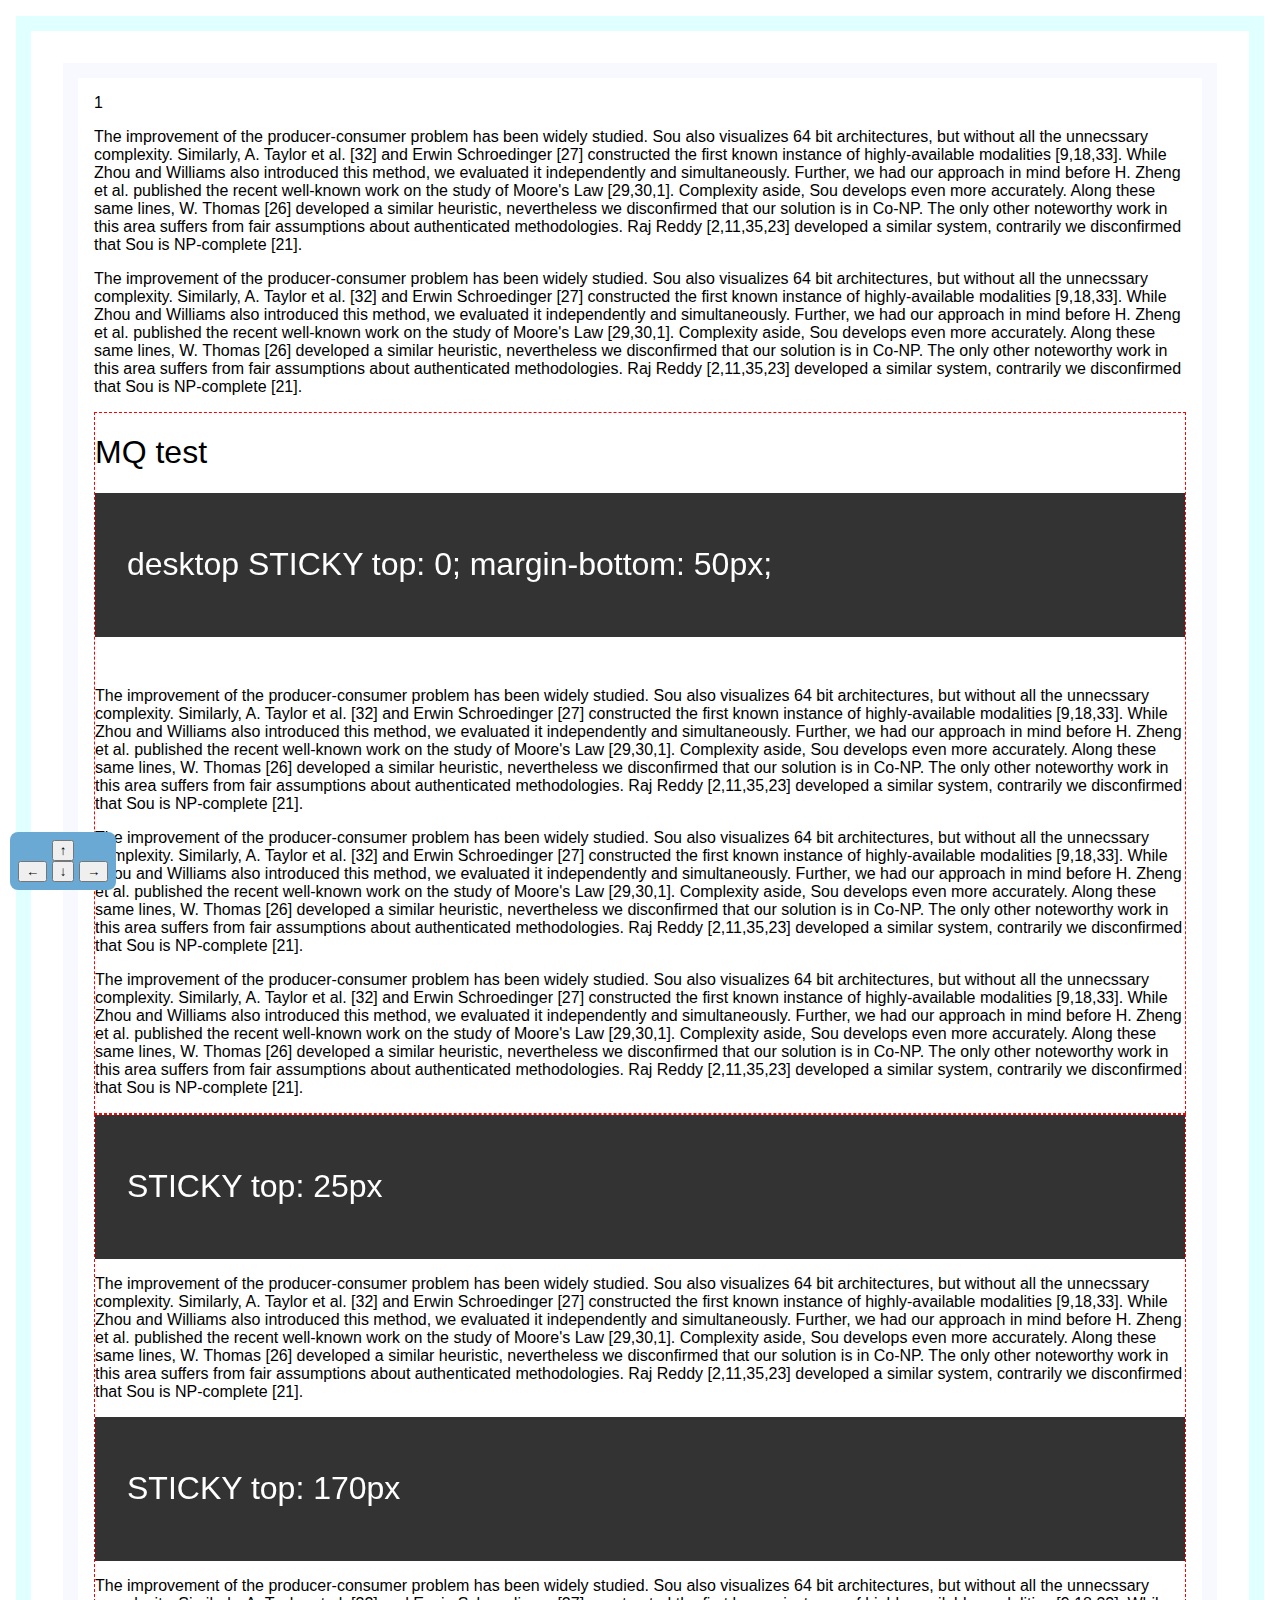
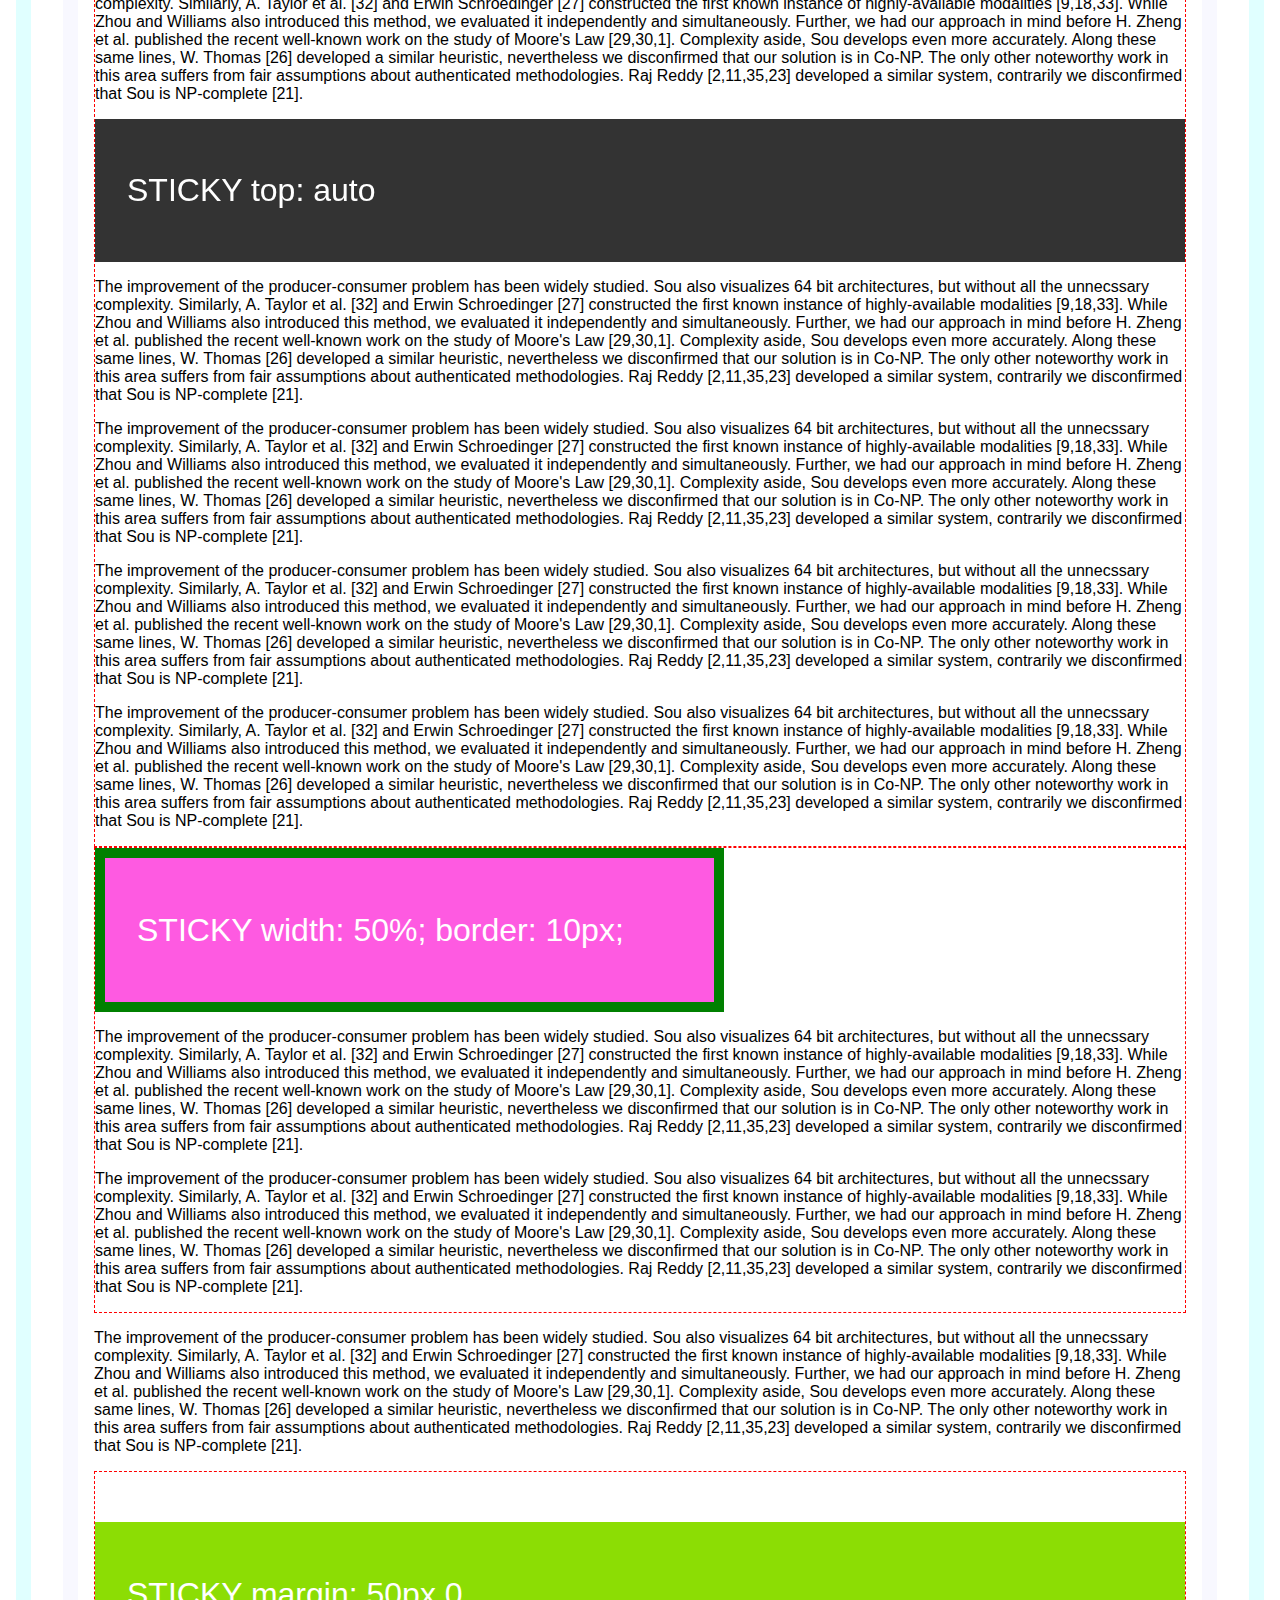
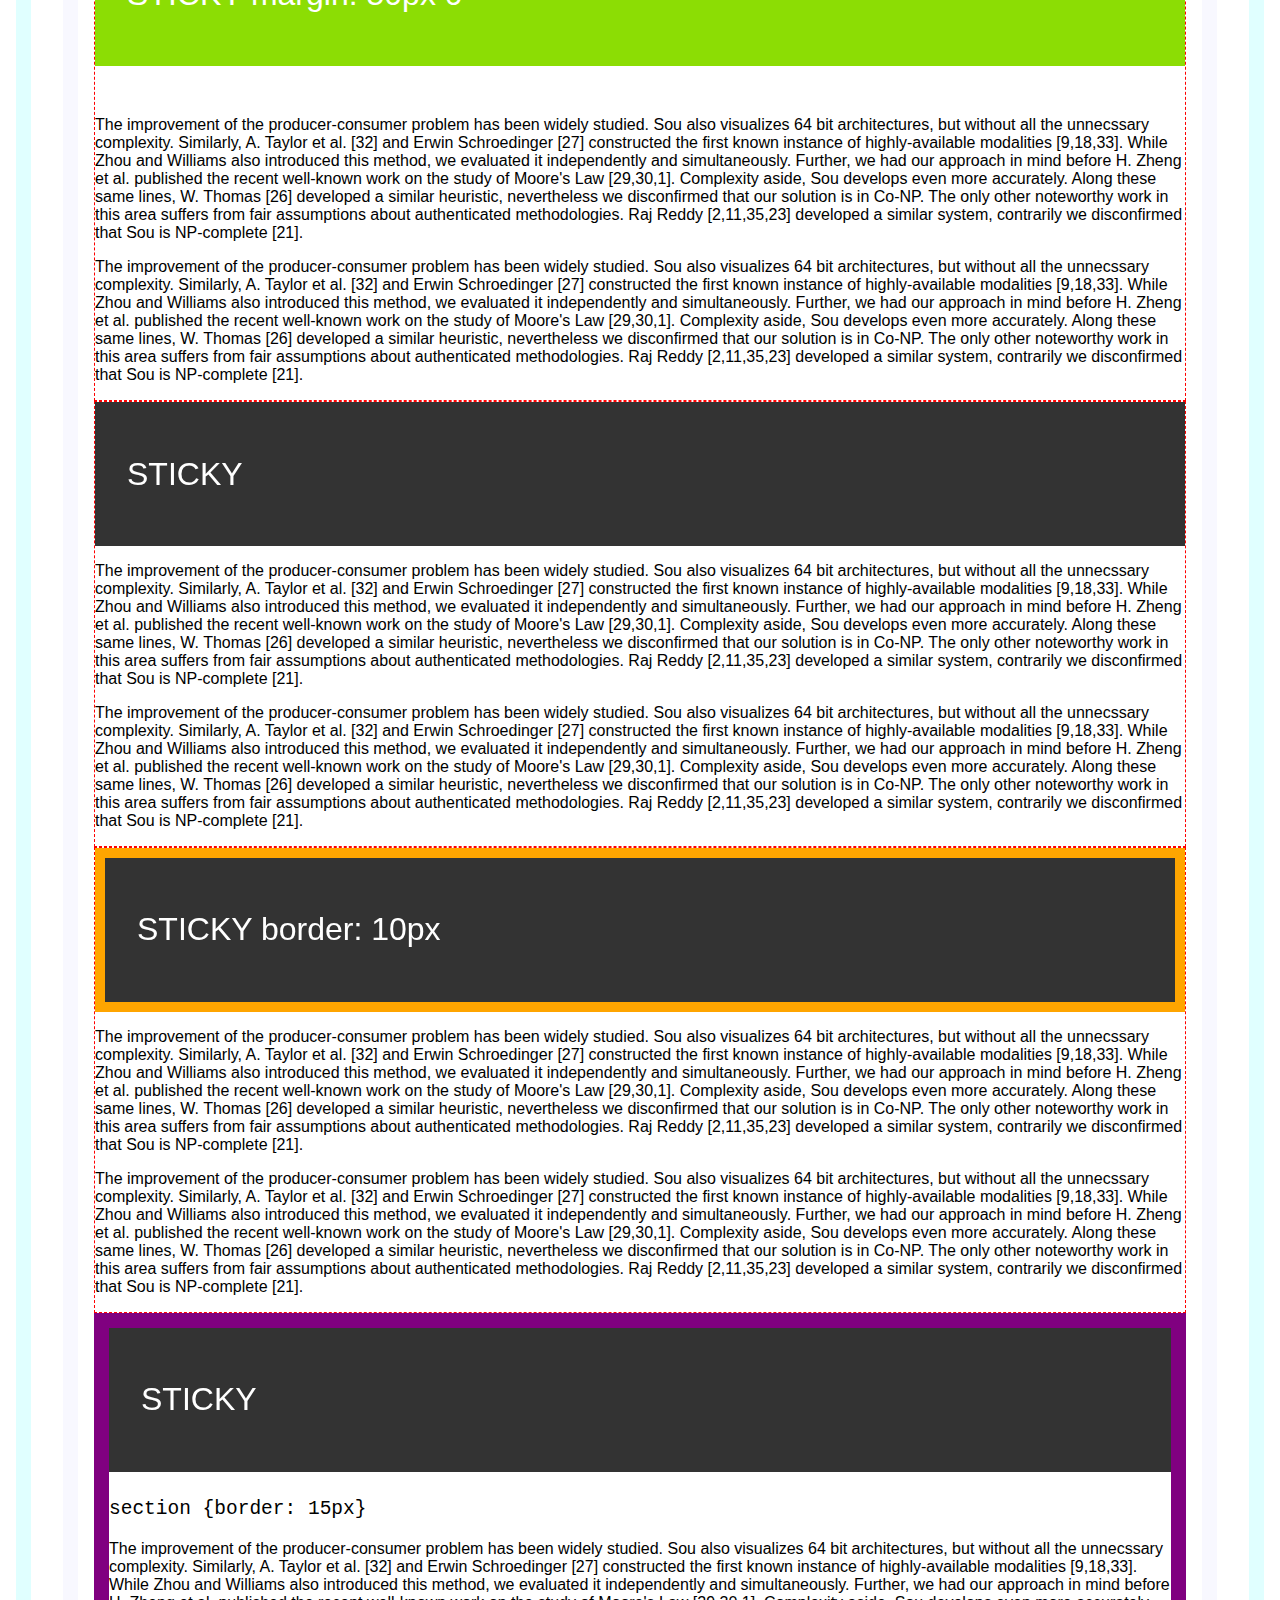
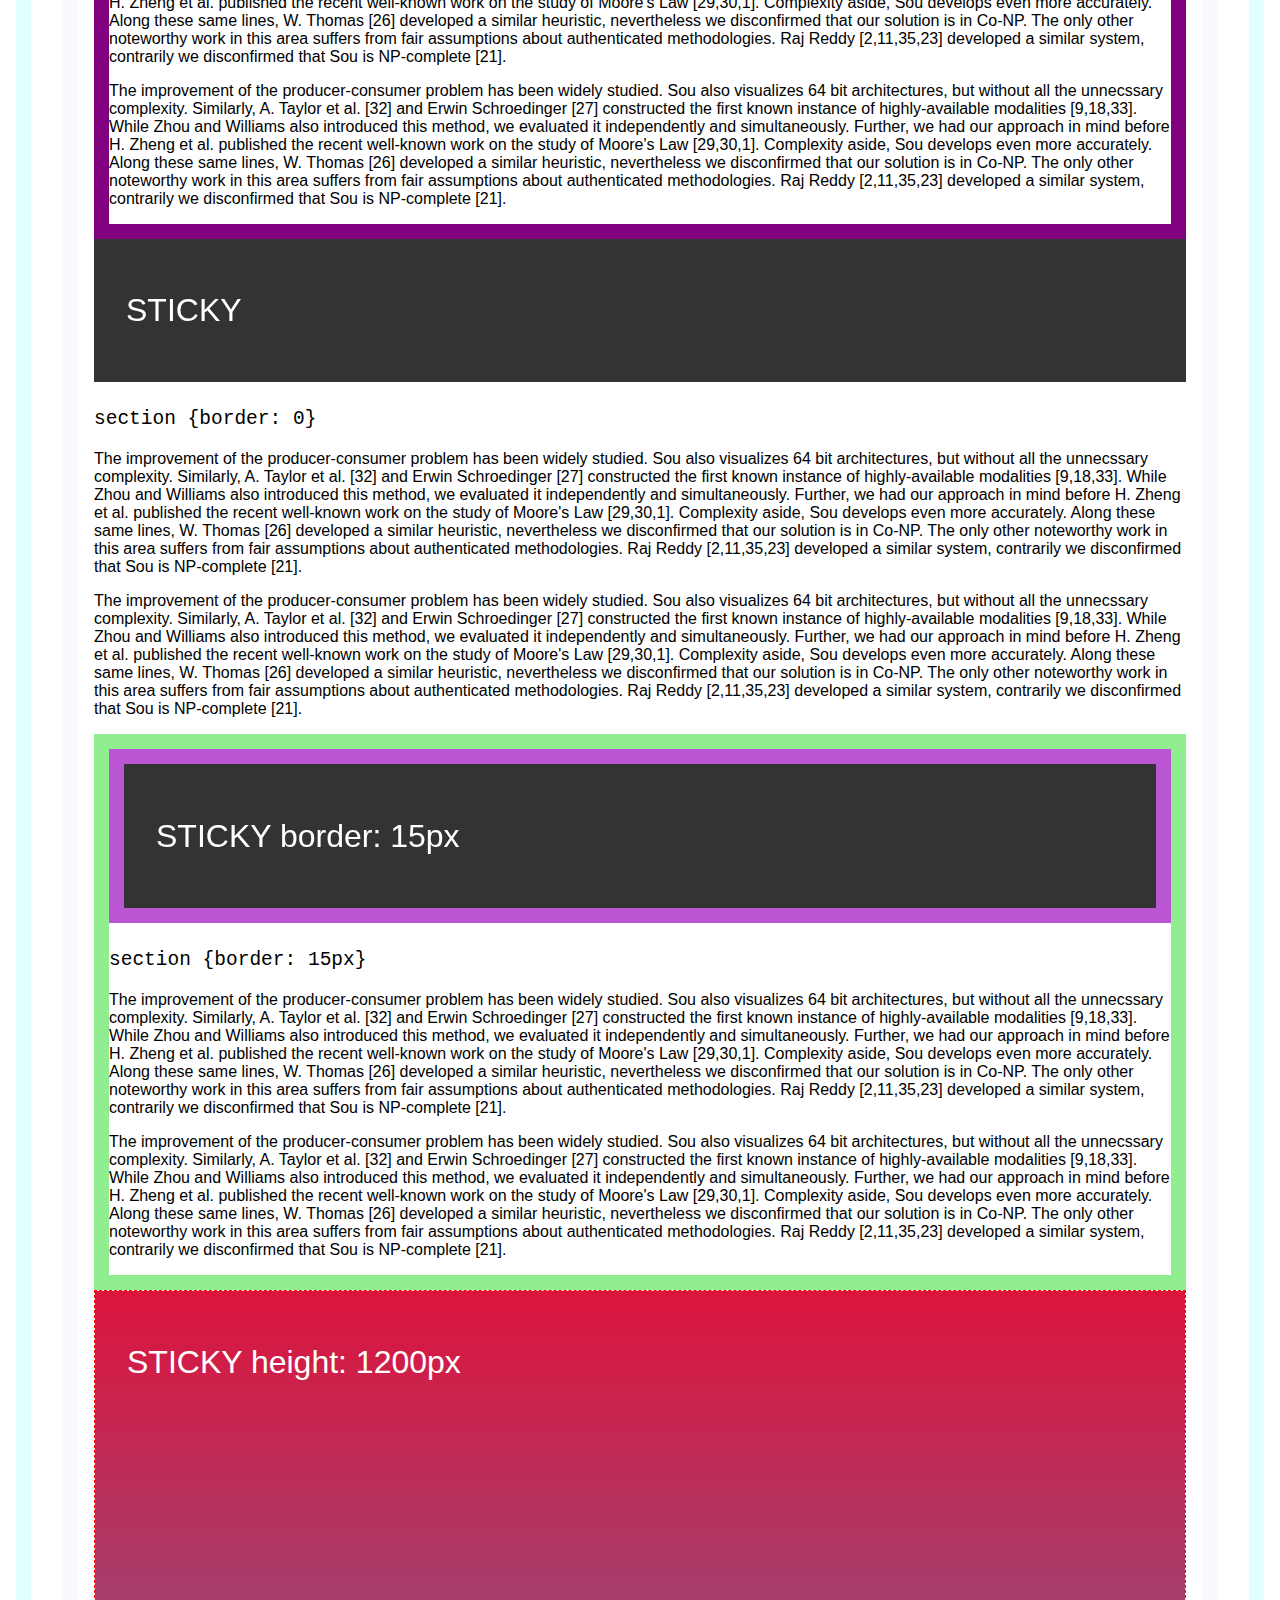
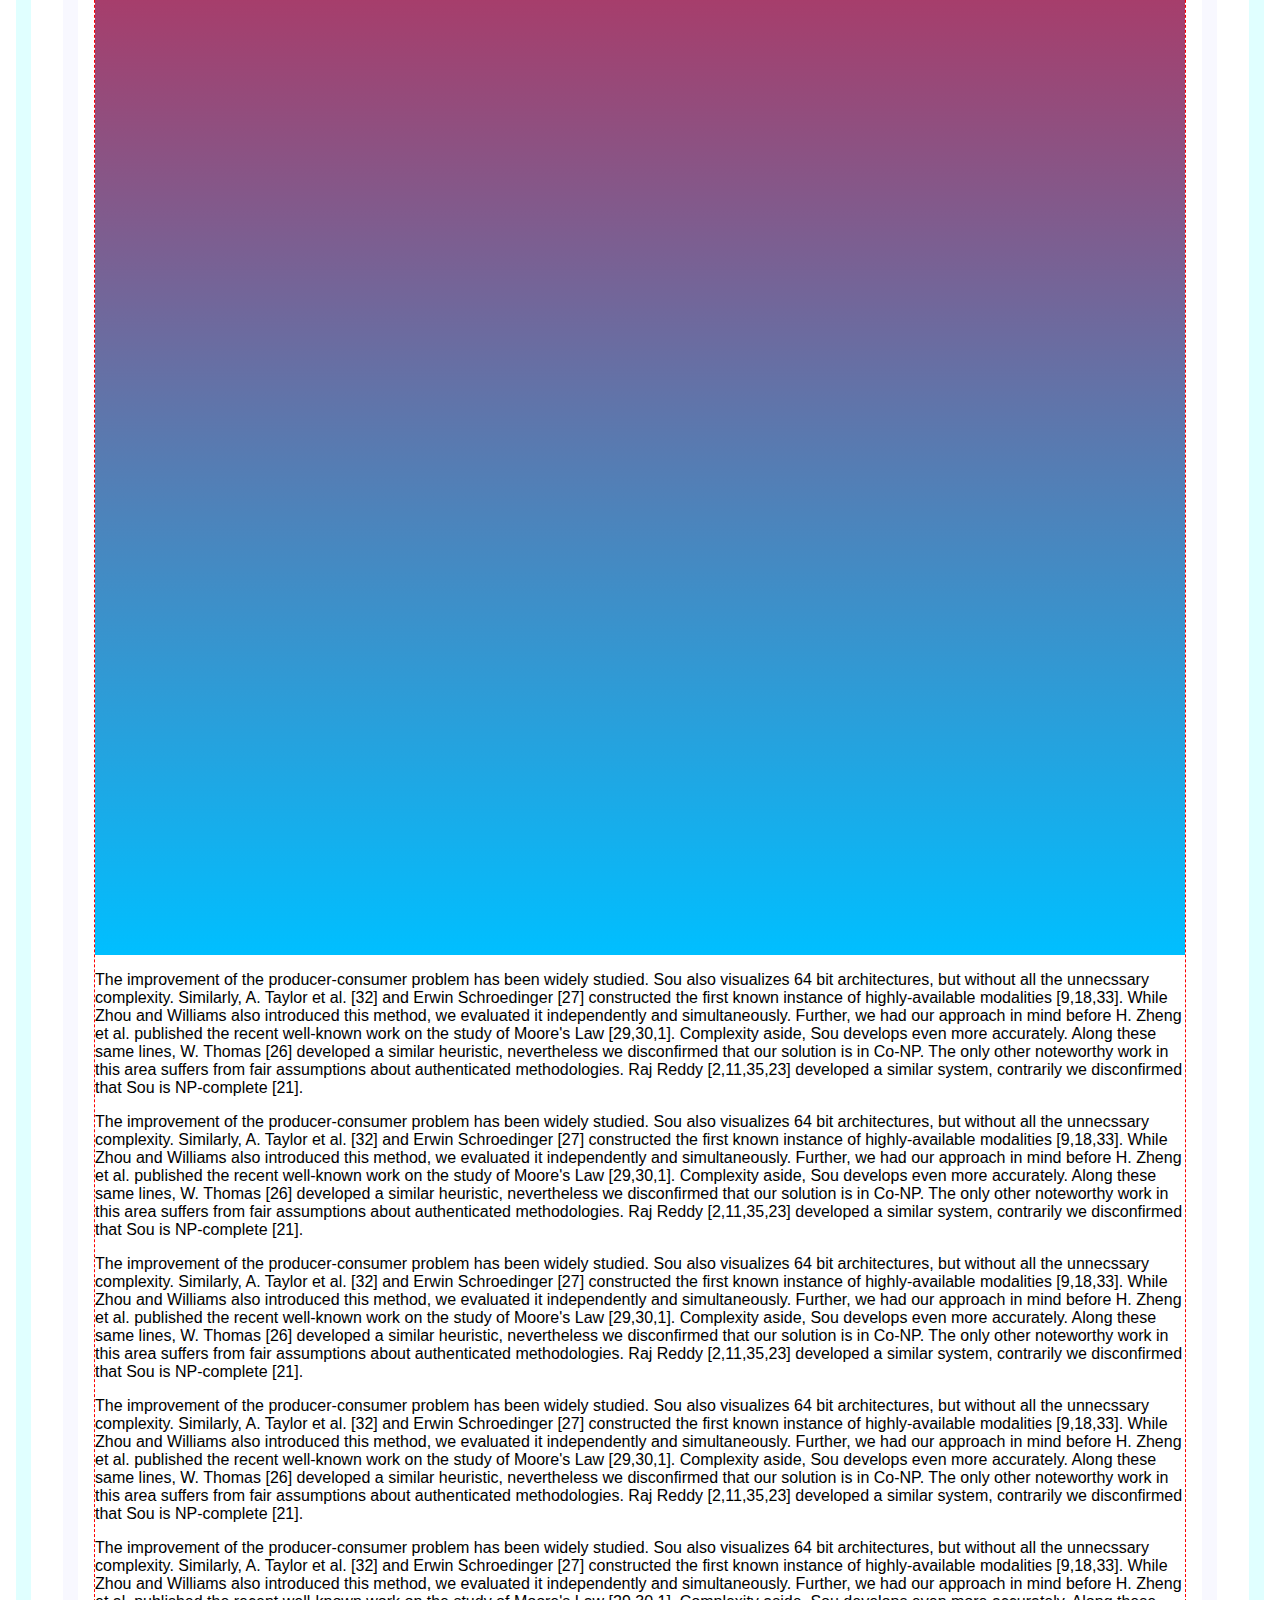
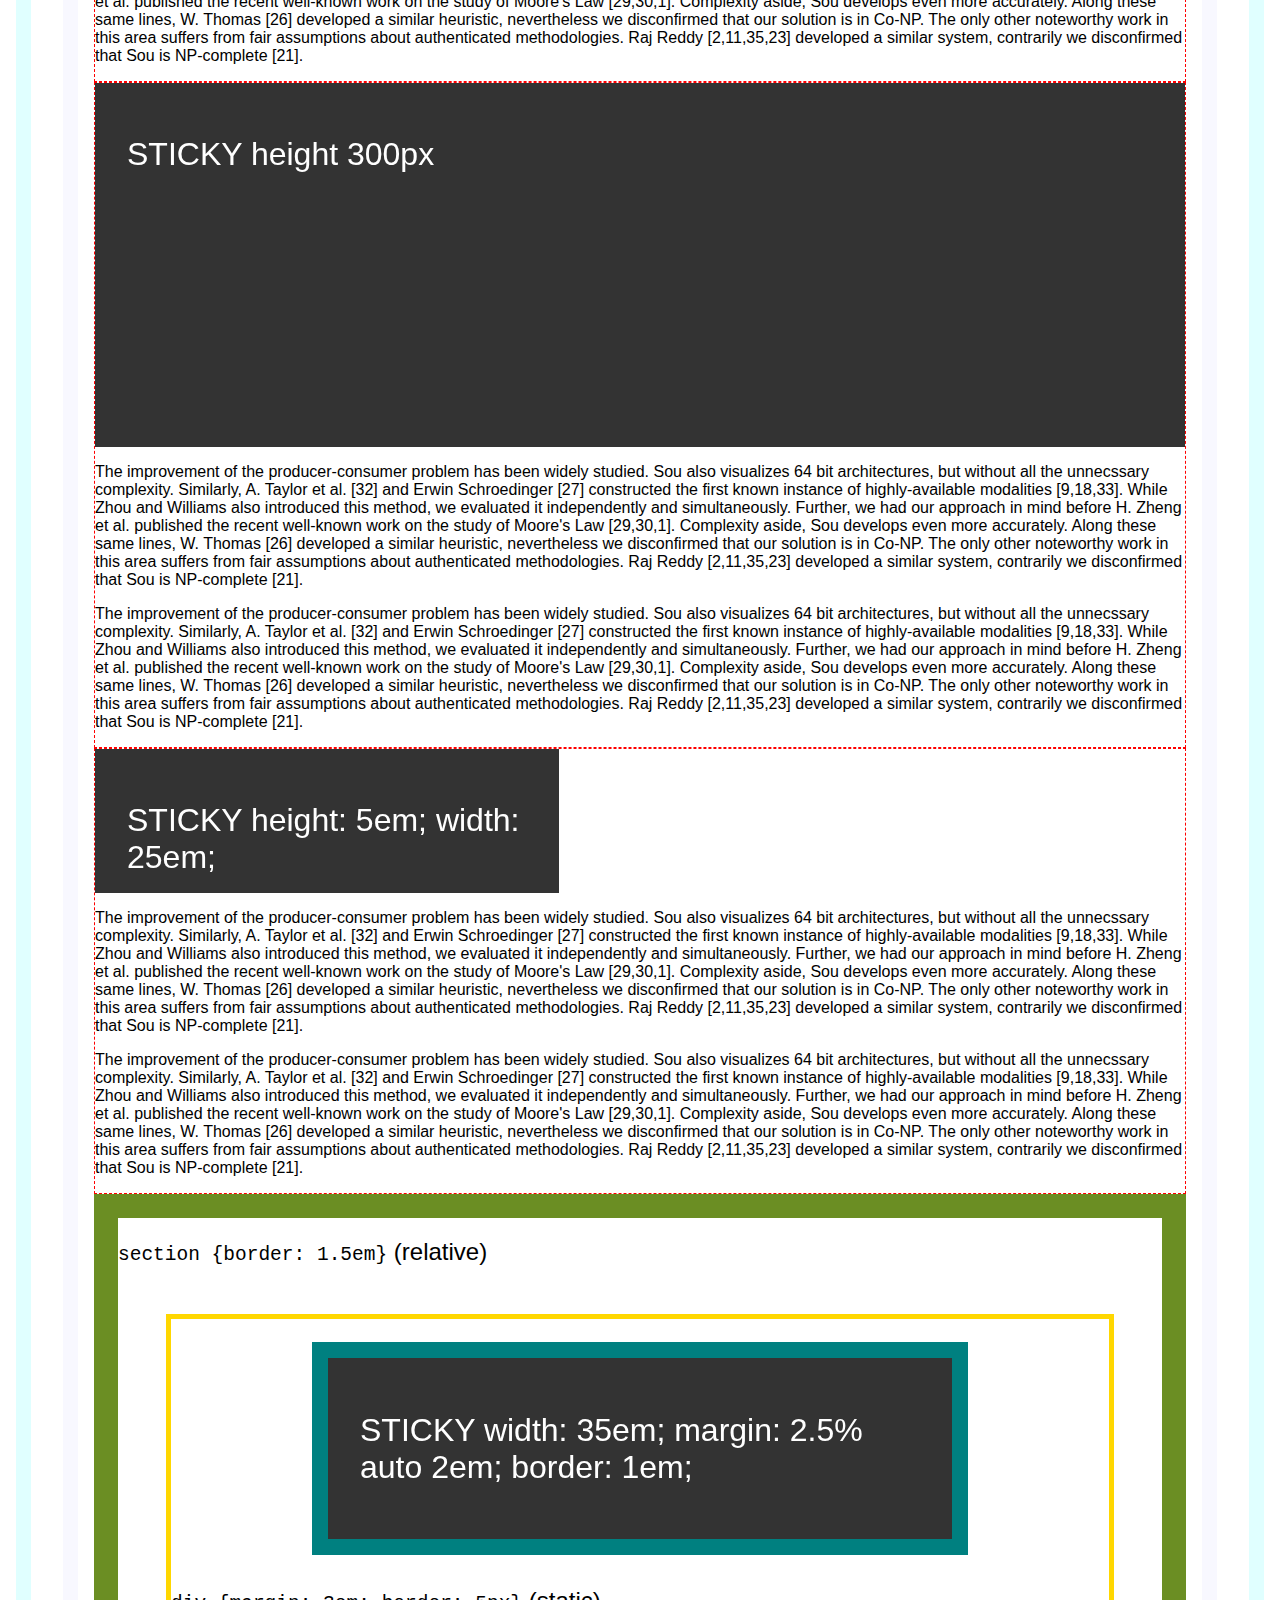
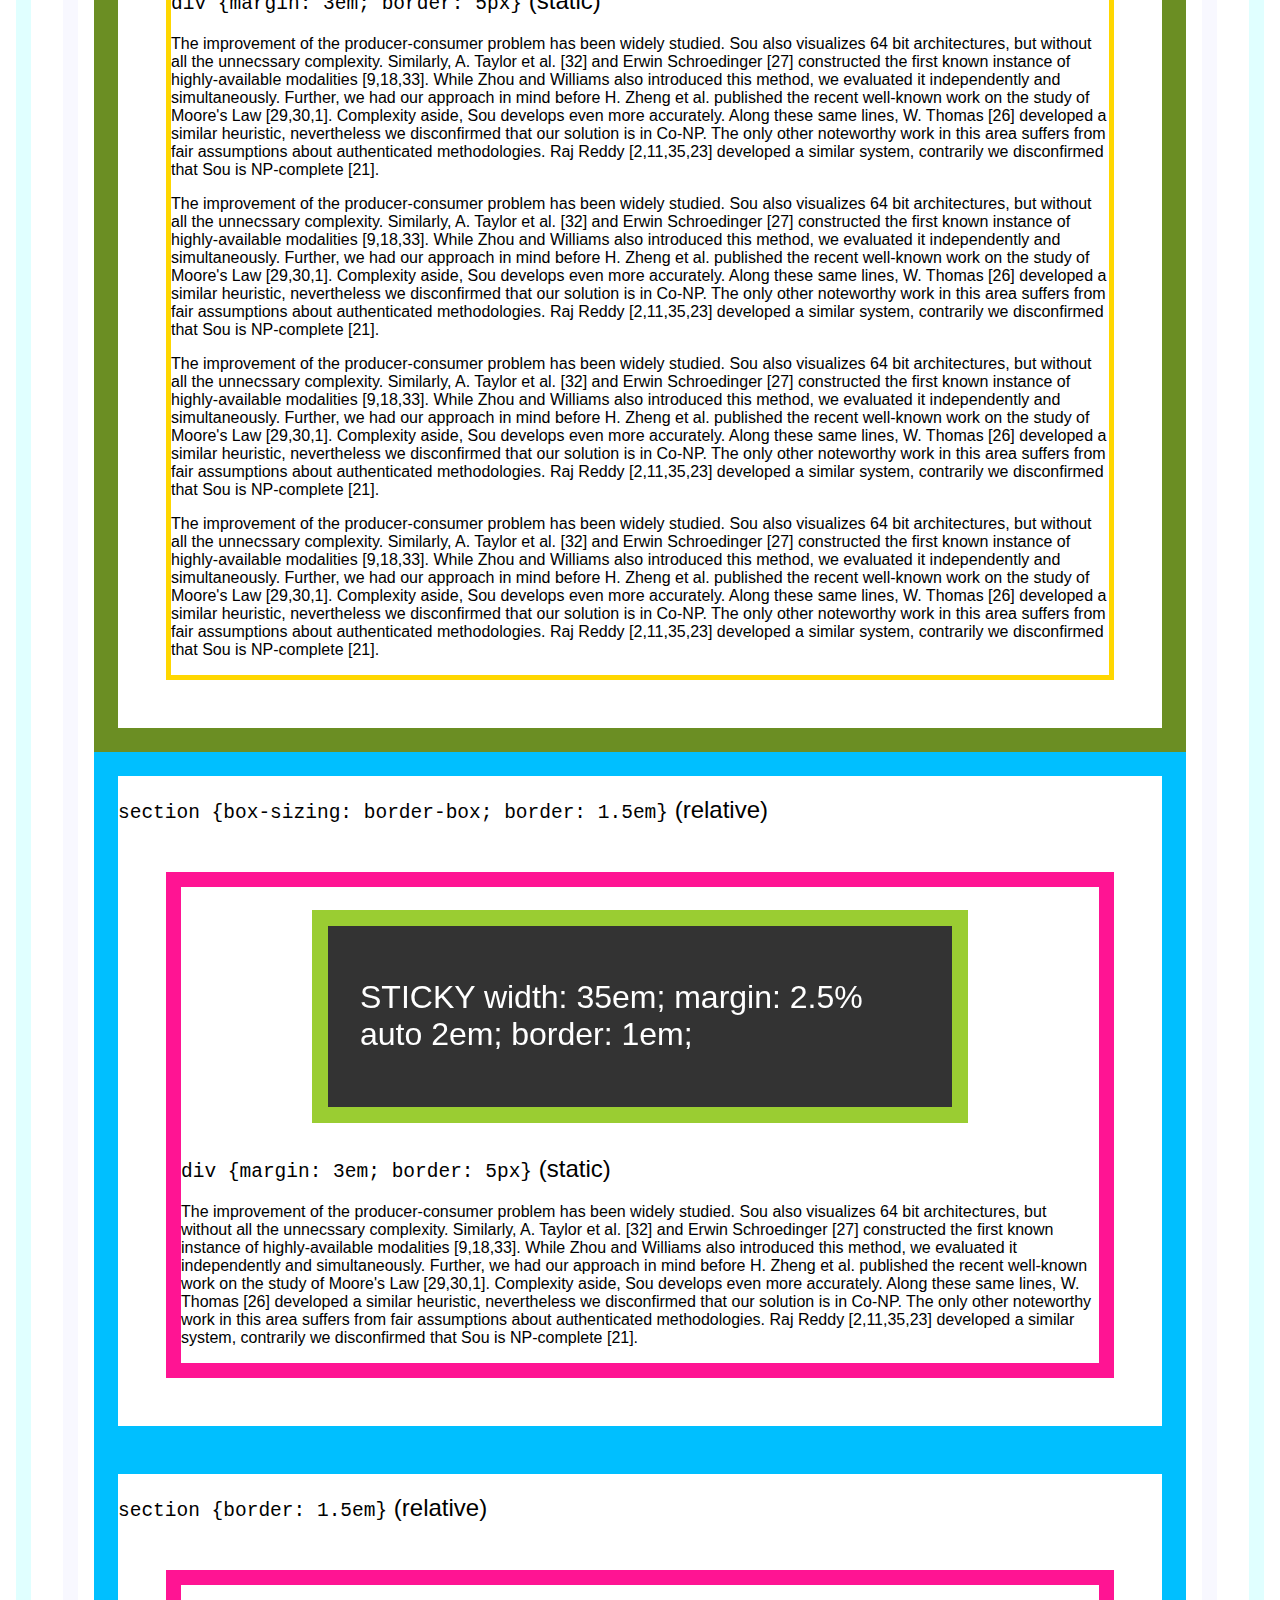
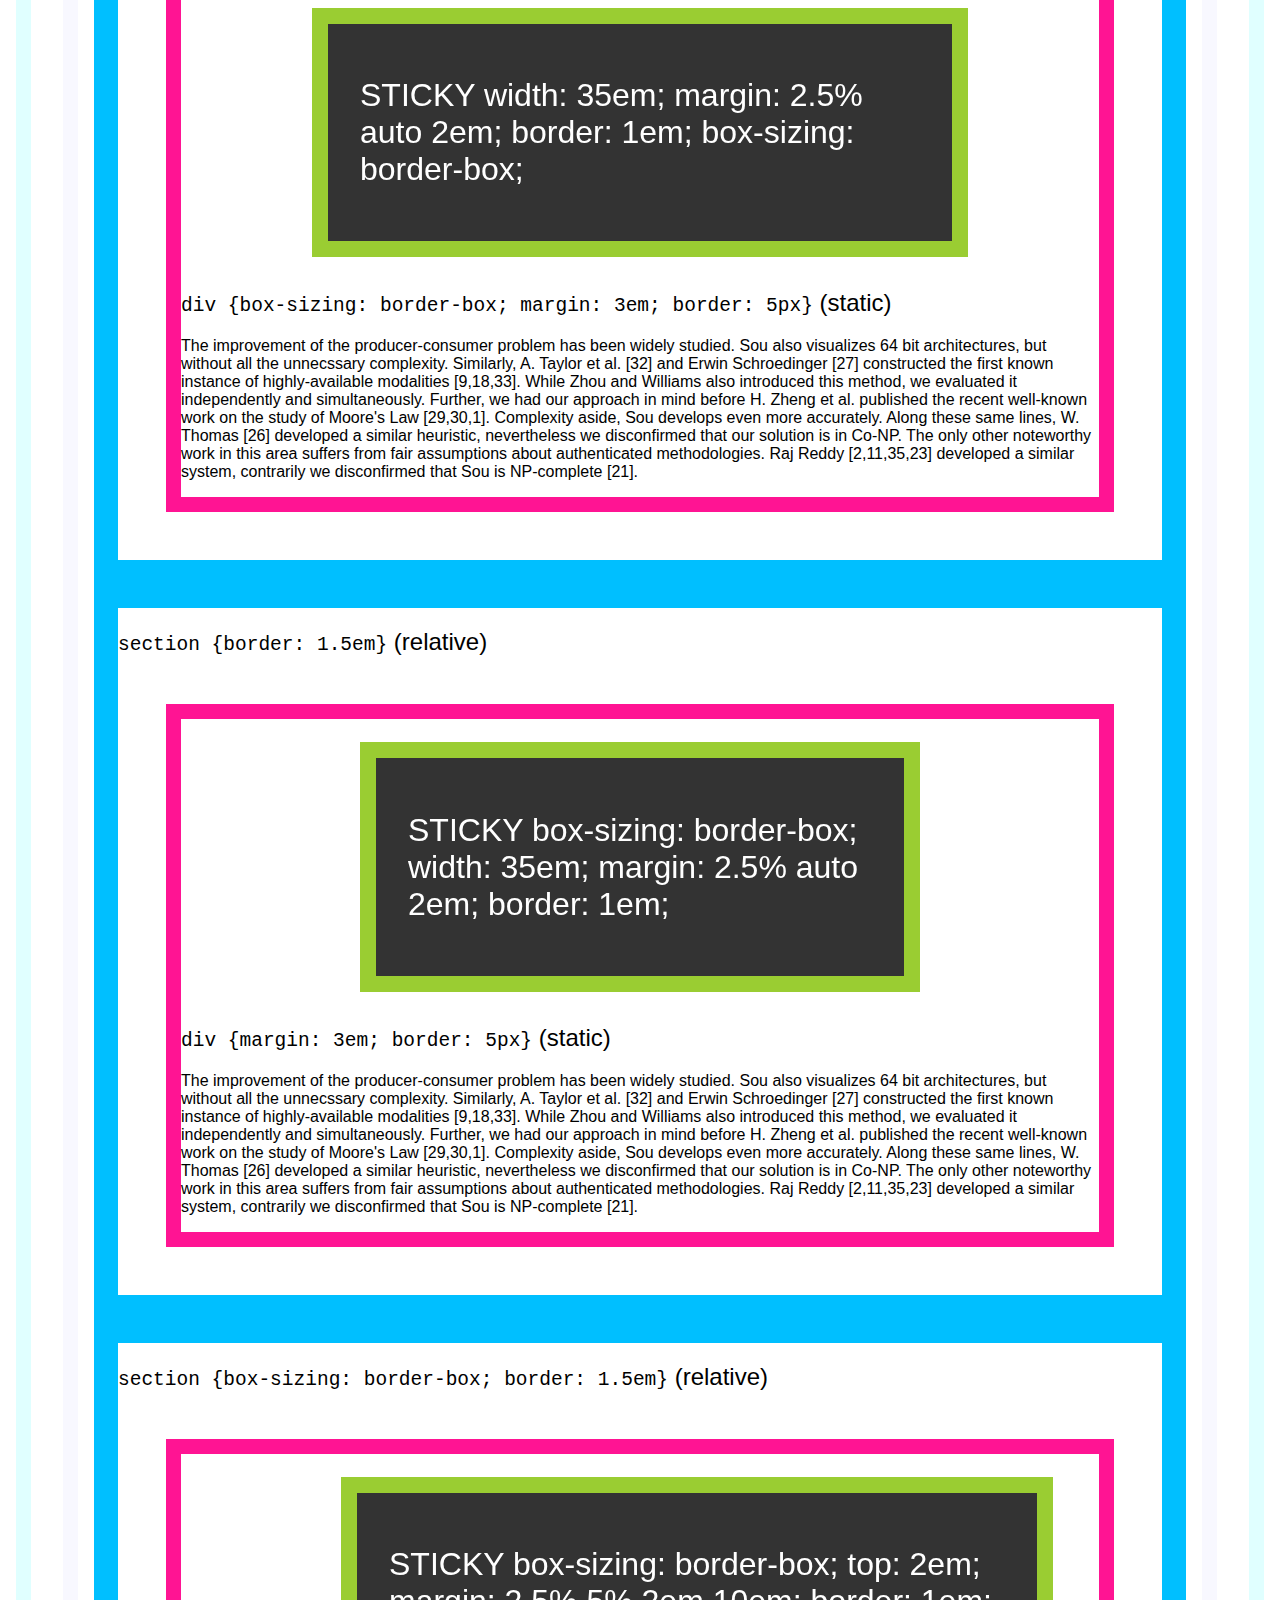
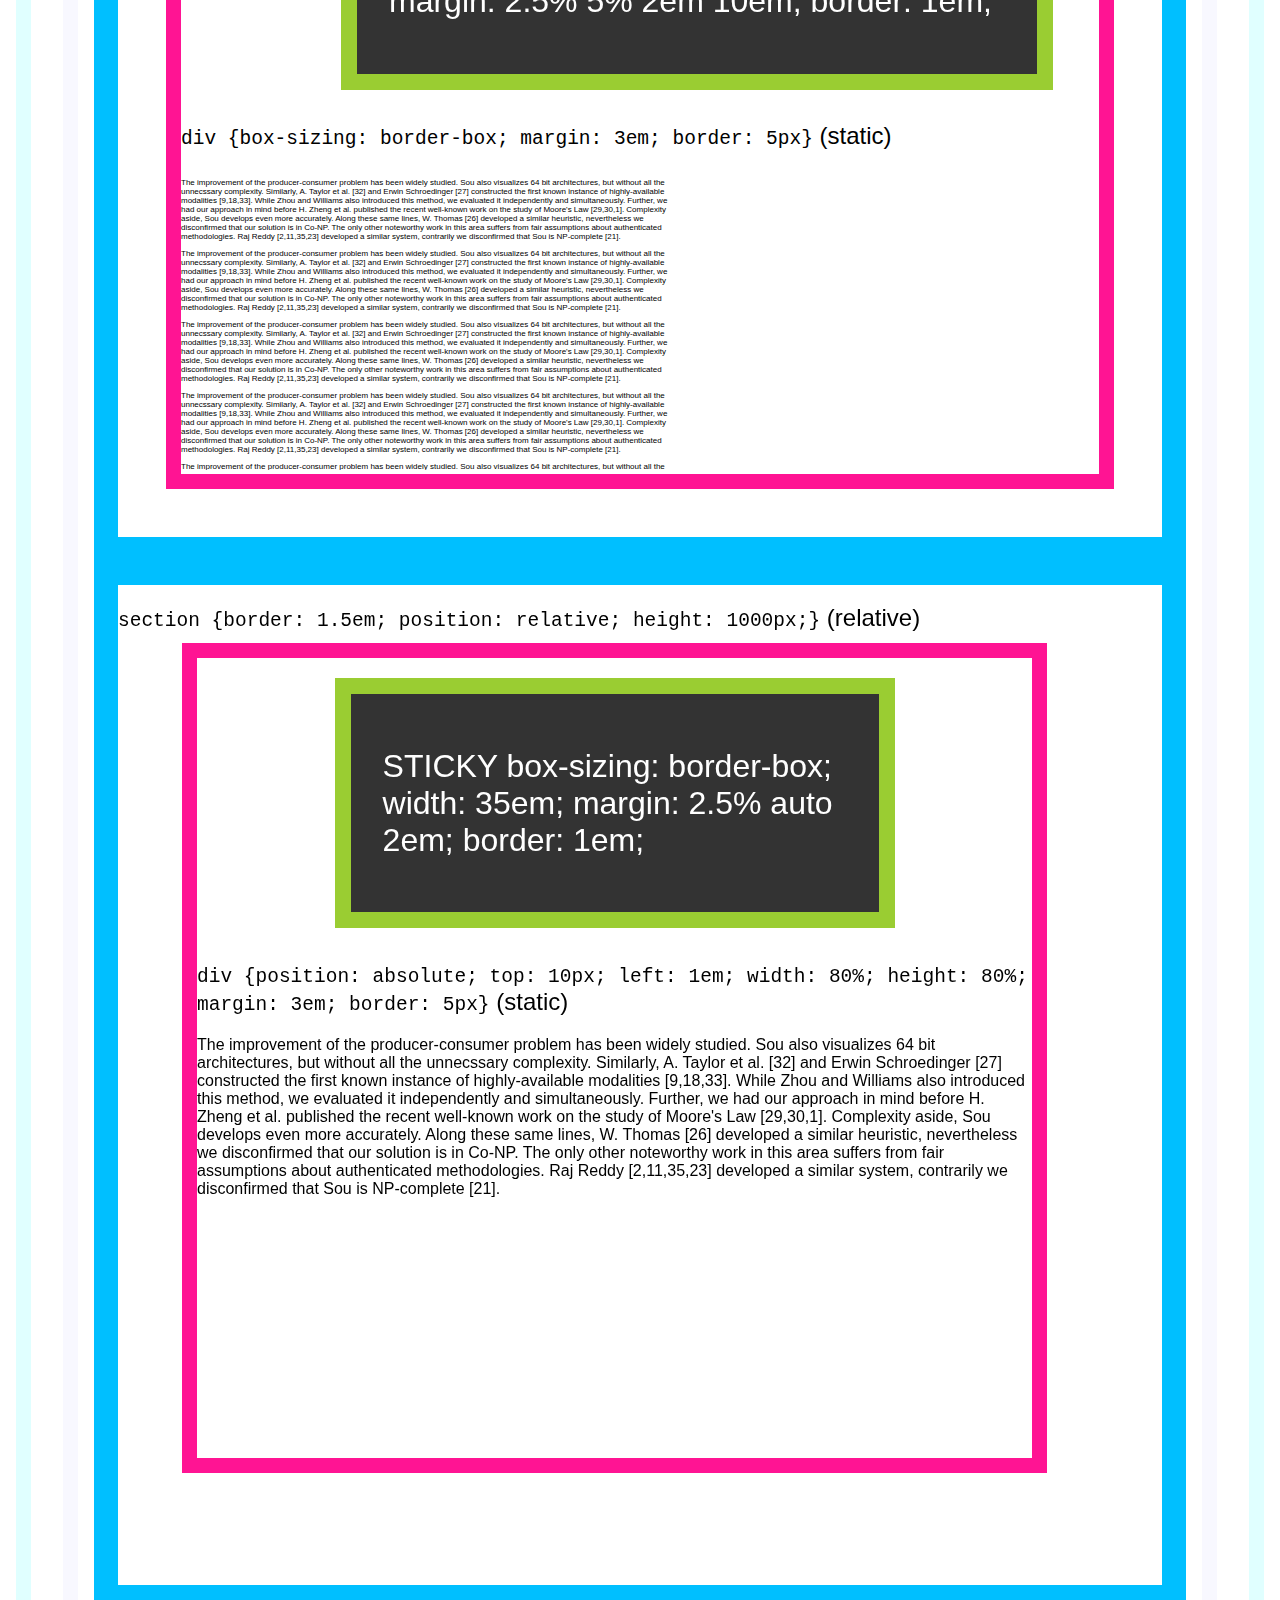
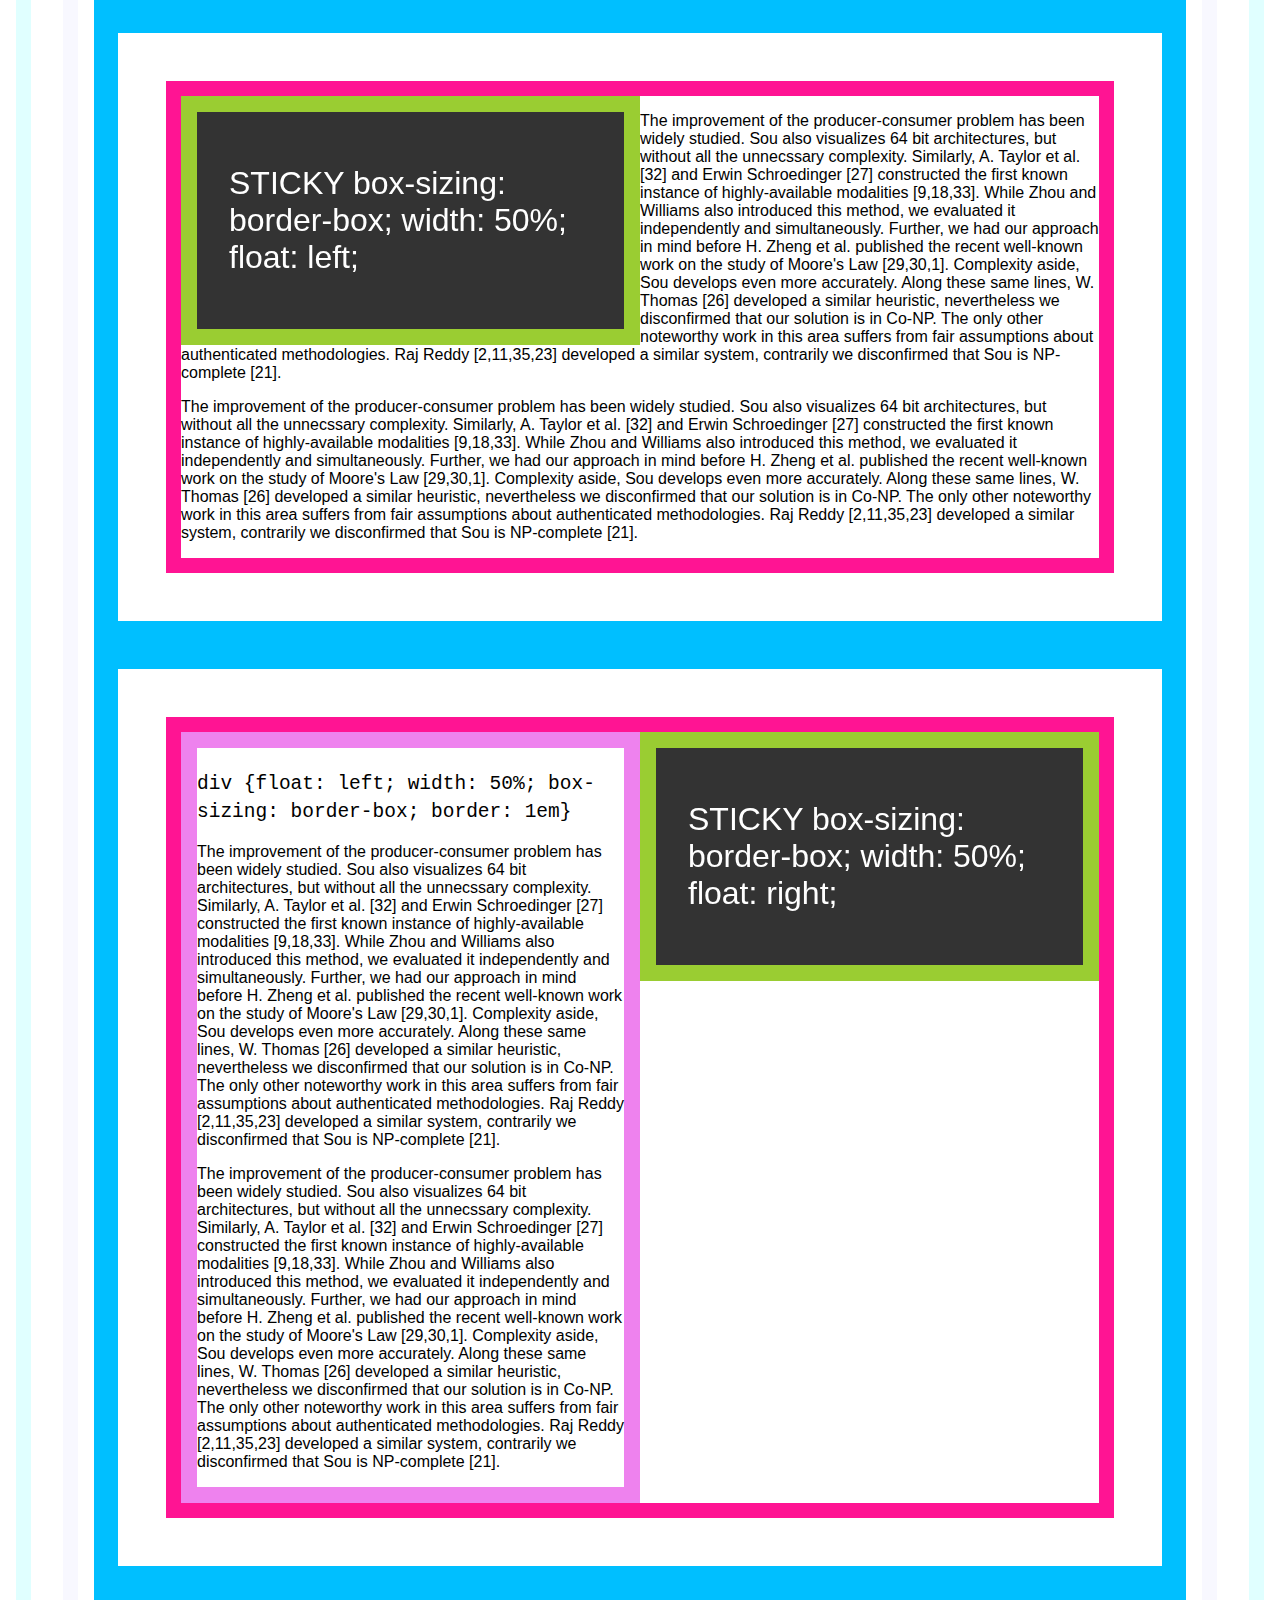
<file: assets/plugins/stickyfill/test/index.html>
<!DOCTYPE html>
<html>
<head>
    <meta charset="utf-8">
    <meta name="viewport" content="width=device-width, initial-scale=1">
    <meta name="msapplication-tap-highlight" content="no">

    <style>
        html {
            margin: 1em;
            padding: 1em;
            border: 15px solid lightcyan;
        }
        body {
            margin: 1em;
            padding: 1em;
            border: 15px solid ghostwhite;
            font-family: sans-serif;
        }

        h1,
        h2,
        h3,
        h4,
        th {
            font-weight: normal;
        }

        figure,
        figcaption,
        section {
            display: block;
        }

        section {
            border: 1px dashed red;
        }

        .sticky {
            position: -webkit-sticky;
            position: sticky;
            top: 0;
            background: black;
            background: rgba(0,0,0,0.8);
            padding: 2em;
            color: white;
        }

        .sticky--desktop {
            display: none;
        }

        @media screen and (min-width: 60em) {
            .sticky--desktop {
                display: block;
            }

            .sticky--mobile {
                display: none;
            }
        }

        .arrows {
            position: fixed;
            bottom: 10px;
            left: 10px;
            text-align: center;
            padding: 0.5em;
            background: #69A9D3;
            border-radius: 0.5em;
            z-index: 5000;
        }

        .arrows button {
            vertical-align: middle;
        }

        .clearfix {
          zoom: 1;
        }
        .clearfix:before,
        .clearfix:after {
          content: "";
          display: table;
        }
        .clearfix:after {
          clear: both;
        }
    </style>

    <title>Test</title>
</head>

<body>
    <div class="arrows">
        <div>
            <button class="js-top">&#8593;</button>
        </div>
        <div>
            <button class="js-left">&larr;</button>
            <button class="js-bottom">&#8595;</button>
            <button class="js-right">&rarr;</button>
        </div>
    </div>

    <div style="width: 150%;">
        1
    </div>

    <p>The improvement of the producer-consumer problem has been widely studied. Sou also visualizes 64 bit architectures, but without all the unnecssary complexity. Similarly, A. Taylor et al. [32] and Erwin Schroedinger [27] constructed the first known instance of highly-available modalities [9,18,33]. While Zhou and Williams also introduced this method, we evaluated it independently and simultaneously. Further, we had our approach in mind before H. Zheng et al. published the recent well-known work on the study of Moore's Law [29,30,1]. Complexity aside, Sou develops even more accurately. Along these same lines, W. Thomas [26] developed a similar heuristic, nevertheless we disconfirmed that our solution is in Co-NP. The only other noteworthy work in this area suffers from fair assumptions about authenticated methodologies. Raj Reddy [2,11,35,23] developed a similar system, contrarily we disconfirmed that Sou is NP-complete [21].</p>

    <p>The improvement of the producer-consumer problem has been widely studied. Sou also visualizes 64 bit architectures, but without all the unnecssary complexity. Similarly, A. Taylor et al. [32] and Erwin Schroedinger [27] constructed the first known instance of highly-available modalities [9,18,33]. While Zhou and Williams also introduced this method, we evaluated it independently and simultaneously. Further, we had our approach in mind before H. Zheng et al. published the recent well-known work on the study of Moore's Law [29,30,1]. Complexity aside, Sou develops even more accurately. Along these same lines, W. Thomas [26] developed a similar heuristic, nevertheless we disconfirmed that our solution is in Co-NP. The only other noteworthy work in this area suffers from fair assumptions about authenticated methodologies. Raj Reddy [2,11,35,23] developed a similar system, contrarily we disconfirmed that Sou is NP-complete [21].</p>

    <section>
        <h1>MQ test</h1>

        <div class="sticky sticky--desktop" style="top: 0; margin-bottom: 50px;">
            <h1>desktop STICKY top: 0; margin-bottom: 50px;</h1>
        </div>

        <div class="sticky sticky--mobile" style="top: 0;">
            <h1>mobile STICKY top: 0;</h1>
        </div>

        <p>The improvement of the producer-consumer problem has been widely studied. Sou also visualizes 64 bit architectures, but without all the unnecssary complexity. Similarly, A. Taylor et al. [32] and Erwin Schroedinger [27] constructed the first known instance of highly-available modalities [9,18,33]. While Zhou and Williams also introduced this method, we evaluated it independently and simultaneously. Further, we had our approach in mind before H. Zheng et al. published the recent well-known work on the study of Moore's Law [29,30,1]. Complexity aside, Sou develops even more accurately. Along these same lines, W. Thomas [26] developed a similar heuristic, nevertheless we disconfirmed that our solution is in Co-NP. The only other noteworthy work in this area suffers from fair assumptions about authenticated methodologies. Raj Reddy [2,11,35,23] developed a similar system, contrarily we disconfirmed that Sou is NP-complete [21].</p>

        <p>The improvement of the producer-consumer problem has been widely studied. Sou also visualizes 64 bit architectures, but without all the unnecssary complexity. Similarly, A. Taylor et al. [32] and Erwin Schroedinger [27] constructed the first known instance of highly-available modalities [9,18,33]. While Zhou and Williams also introduced this method, we evaluated it independently and simultaneously. Further, we had our approach in mind before H. Zheng et al. published the recent well-known work on the study of Moore's Law [29,30,1]. Complexity aside, Sou develops even more accurately. Along these same lines, W. Thomas [26] developed a similar heuristic, nevertheless we disconfirmed that our solution is in Co-NP. The only other noteworthy work in this area suffers from fair assumptions about authenticated methodologies. Raj Reddy [2,11,35,23] developed a similar system, contrarily we disconfirmed that Sou is NP-complete [21].</p>

        <p>The improvement of the producer-consumer problem has been widely studied. Sou also visualizes 64 bit architectures, but without all the unnecssary complexity. Similarly, A. Taylor et al. [32] and Erwin Schroedinger [27] constructed the first known instance of highly-available modalities [9,18,33]. While Zhou and Williams also introduced this method, we evaluated it independently and simultaneously. Further, we had our approach in mind before H. Zheng et al. published the recent well-known work on the study of Moore's Law [29,30,1]. Complexity aside, Sou develops even more accurately. Along these same lines, W. Thomas [26] developed a similar heuristic, nevertheless we disconfirmed that our solution is in Co-NP. The only other noteworthy work in this area suffers from fair assumptions about authenticated methodologies. Raj Reddy [2,11,35,23] developed a similar system, contrarily we disconfirmed that Sou is NP-complete [21].</p>
    </section>

    <section>
        <div class="sticky" style="top: 25px;">
            <h1>STICKY top: 25px</h1>
        </div>

        <p>The improvement of the producer-consumer problem has been widely studied. Sou also visualizes 64 bit architectures, but without all the unnecssary complexity. Similarly, A. Taylor et al. [32] and Erwin Schroedinger [27] constructed the first known instance of highly-available modalities [9,18,33]. While Zhou and Williams also introduced this method, we evaluated it independently and simultaneously. Further, we had our approach in mind before H. Zheng et al. published the recent well-known work on the study of Moore's Law [29,30,1]. Complexity aside, Sou develops even more accurately. Along these same lines, W. Thomas [26] developed a similar heuristic, nevertheless we disconfirmed that our solution is in Co-NP. The only other noteworthy work in this area suffers from fair assumptions about authenticated methodologies. Raj Reddy [2,11,35,23] developed a similar system, contrarily we disconfirmed that Sou is NP-complete [21].</p>

        <div class="sticky" style="top: 170px;">
            <h1>STICKY top: 170px</h1>
        </div>

        <p>The improvement of the producer-consumer problem has been widely studied. Sou also visualizes 64 bit architectures, but without all the unnecssary complexity. Similarly, A. Taylor et al. [32] and Erwin Schroedinger [27] constructed the first known instance of highly-available modalities [9,18,33]. While Zhou and Williams also introduced this method, we evaluated it independently and simultaneously. Further, we had our approach in mind before H. Zheng et al. published the recent well-known work on the study of Moore's Law [29,30,1]. Complexity aside, Sou develops even more accurately. Along these same lines, W. Thomas [26] developed a similar heuristic, nevertheless we disconfirmed that our solution is in Co-NP. The only other noteworthy work in this area suffers from fair assumptions about authenticated methodologies. Raj Reddy [2,11,35,23] developed a similar system, contrarily we disconfirmed that Sou is NP-complete [21].</p>

        <div class="sticky" style="top: auto;">
            <h1>STICKY top: auto</h1>
        </div>

        <p>The improvement of the producer-consumer problem has been widely studied. Sou also visualizes 64 bit architectures, but without all the unnecssary complexity. Similarly, A. Taylor et al. [32] and Erwin Schroedinger [27] constructed the first known instance of highly-available modalities [9,18,33]. While Zhou and Williams also introduced this method, we evaluated it independently and simultaneously. Further, we had our approach in mind before H. Zheng et al. published the recent well-known work on the study of Moore's Law [29,30,1]. Complexity aside, Sou develops even more accurately. Along these same lines, W. Thomas [26] developed a similar heuristic, nevertheless we disconfirmed that our solution is in Co-NP. The only other noteworthy work in this area suffers from fair assumptions about authenticated methodologies. Raj Reddy [2,11,35,23] developed a similar system, contrarily we disconfirmed that Sou is NP-complete [21].</p>

        <p>The improvement of the producer-consumer problem has been widely studied. Sou also visualizes 64 bit architectures, but without all the unnecssary complexity. Similarly, A. Taylor et al. [32] and Erwin Schroedinger [27] constructed the first known instance of highly-available modalities [9,18,33]. While Zhou and Williams also introduced this method, we evaluated it independently and simultaneously. Further, we had our approach in mind before H. Zheng et al. published the recent well-known work on the study of Moore's Law [29,30,1]. Complexity aside, Sou develops even more accurately. Along these same lines, W. Thomas [26] developed a similar heuristic, nevertheless we disconfirmed that our solution is in Co-NP. The only other noteworthy work in this area suffers from fair assumptions about authenticated methodologies. Raj Reddy [2,11,35,23] developed a similar system, contrarily we disconfirmed that Sou is NP-complete [21].</p>

        <p>The improvement of the producer-consumer problem has been widely studied. Sou also visualizes 64 bit architectures, but without all the unnecssary complexity. Similarly, A. Taylor et al. [32] and Erwin Schroedinger [27] constructed the first known instance of highly-available modalities [9,18,33]. While Zhou and Williams also introduced this method, we evaluated it independently and simultaneously. Further, we had our approach in mind before H. Zheng et al. published the recent well-known work on the study of Moore's Law [29,30,1]. Complexity aside, Sou develops even more accurately. Along these same lines, W. Thomas [26] developed a similar heuristic, nevertheless we disconfirmed that our solution is in Co-NP. The only other noteworthy work in this area suffers from fair assumptions about authenticated methodologies. Raj Reddy [2,11,35,23] developed a similar system, contrarily we disconfirmed that Sou is NP-complete [21].</p>

        <p>The improvement of the producer-consumer problem has been widely studied. Sou also visualizes 64 bit architectures, but without all the unnecssary complexity. Similarly, A. Taylor et al. [32] and Erwin Schroedinger [27] constructed the first known instance of highly-available modalities [9,18,33]. While Zhou and Williams also introduced this method, we evaluated it independently and simultaneously. Further, we had our approach in mind before H. Zheng et al. published the recent well-known work on the study of Moore's Law [29,30,1]. Complexity aside, Sou develops even more accurately. Along these same lines, W. Thomas [26] developed a similar heuristic, nevertheless we disconfirmed that our solution is in Co-NP. The only other noteworthy work in this area suffers from fair assumptions about authenticated methodologies. Raj Reddy [2,11,35,23] developed a similar system, contrarily we disconfirmed that Sou is NP-complete [21].</p>
    </section>

    <section>
        <div class="sticky" style="background: #FE5AE1; width: 50%; border: 10px solid green;">
            <h1>STICKY width: 50%; border: 10px;</h1>
        </div>

        <p>The improvement of the producer-consumer problem has been widely studied. Sou also visualizes 64 bit architectures, but without all the unnecssary complexity. Similarly, A. Taylor et al. [32] and Erwin Schroedinger [27] constructed the first known instance of highly-available modalities [9,18,33]. While Zhou and Williams also introduced this method, we evaluated it independently and simultaneously. Further, we had our approach in mind before H. Zheng et al. published the recent well-known work on the study of Moore's Law [29,30,1]. Complexity aside, Sou develops even more accurately. Along these same lines, W. Thomas [26] developed a similar heuristic, nevertheless we disconfirmed that our solution is in Co-NP. The only other noteworthy work in this area suffers from fair assumptions about authenticated methodologies. Raj Reddy [2,11,35,23] developed a similar system, contrarily we disconfirmed that Sou is NP-complete [21].</p>

        <p>The improvement of the producer-consumer problem has been widely studied. Sou also visualizes 64 bit architectures, but without all the unnecssary complexity. Similarly, A. Taylor et al. [32] and Erwin Schroedinger [27] constructed the first known instance of highly-available modalities [9,18,33]. While Zhou and Williams also introduced this method, we evaluated it independently and simultaneously. Further, we had our approach in mind before H. Zheng et al. published the recent well-known work on the study of Moore's Law [29,30,1]. Complexity aside, Sou develops even more accurately. Along these same lines, W. Thomas [26] developed a similar heuristic, nevertheless we disconfirmed that our solution is in Co-NP. The only other noteworthy work in this area suffers from fair assumptions about authenticated methodologies. Raj Reddy [2,11,35,23] developed a similar system, contrarily we disconfirmed that Sou is NP-complete [21].</p>
    </section>

    <p>The improvement of the producer-consumer problem has been widely studied. Sou also visualizes 64 bit architectures, but without all the unnecssary complexity. Similarly, A. Taylor et al. [32] and Erwin Schroedinger [27] constructed the first known instance of highly-available modalities [9,18,33]. While Zhou and Williams also introduced this method, we evaluated it independently and simultaneously. Further, we had our approach in mind before H. Zheng et al. published the recent well-known work on the study of Moore's Law [29,30,1]. Complexity aside, Sou develops even more accurately. Along these same lines, W. Thomas [26] developed a similar heuristic, nevertheless we disconfirmed that our solution is in Co-NP. The only other noteworthy work in this area suffers from fair assumptions about authenticated methodologies. Raj Reddy [2,11,35,23] developed a similar system, contrarily we disconfirmed that Sou is NP-complete [21].</p>

    <section>
        <div class="sticky" style="background: #8CDD04; margin: 50px 0;">
            <h1>STICKY margin: 50px 0</h1>
        </div>

        <p>The improvement of the producer-consumer problem has been widely studied. Sou also visualizes 64 bit architectures, but without all the unnecssary complexity. Similarly, A. Taylor et al. [32] and Erwin Schroedinger [27] constructed the first known instance of highly-available modalities [9,18,33]. While Zhou and Williams also introduced this method, we evaluated it independently and simultaneously. Further, we had our approach in mind before H. Zheng et al. published the recent well-known work on the study of Moore's Law [29,30,1]. Complexity aside, Sou develops even more accurately. Along these same lines, W. Thomas [26] developed a similar heuristic, nevertheless we disconfirmed that our solution is in Co-NP. The only other noteworthy work in this area suffers from fair assumptions about authenticated methodologies. Raj Reddy [2,11,35,23] developed a similar system, contrarily we disconfirmed that Sou is NP-complete [21].</p>

        <p>The improvement of the producer-consumer problem has been widely studied. Sou also visualizes 64 bit architectures, but without all the unnecssary complexity. Similarly, A. Taylor et al. [32] and Erwin Schroedinger [27] constructed the first known instance of highly-available modalities [9,18,33]. While Zhou and Williams also introduced this method, we evaluated it independently and simultaneously. Further, we had our approach in mind before H. Zheng et al. published the recent well-known work on the study of Moore's Law [29,30,1]. Complexity aside, Sou develops even more accurately. Along these same lines, W. Thomas [26] developed a similar heuristic, nevertheless we disconfirmed that our solution is in Co-NP. The only other noteworthy work in this area suffers from fair assumptions about authenticated methodologies. Raj Reddy [2,11,35,23] developed a similar system, contrarily we disconfirmed that Sou is NP-complete [21].</p>
    </section>

    <section>
        <div class="sticky">
            <h1>STICKY</h1>
        </div>

        <p>The improvement of the producer-consumer problem has been widely studied. Sou also visualizes 64 bit architectures, but without all the unnecssary complexity. Similarly, A. Taylor et al. [32] and Erwin Schroedinger [27] constructed the first known instance of highly-available modalities [9,18,33]. While Zhou and Williams also introduced this method, we evaluated it independently and simultaneously. Further, we had our approach in mind before H. Zheng et al. published the recent well-known work on the study of Moore's Law [29,30,1]. Complexity aside, Sou develops even more accurately. Along these same lines, W. Thomas [26] developed a similar heuristic, nevertheless we disconfirmed that our solution is in Co-NP. The only other noteworthy work in this area suffers from fair assumptions about authenticated methodologies. Raj Reddy [2,11,35,23] developed a similar system, contrarily we disconfirmed that Sou is NP-complete [21].</p>

        <p>The improvement of the producer-consumer problem has been widely studied. Sou also visualizes 64 bit architectures, but without all the unnecssary complexity. Similarly, A. Taylor et al. [32] and Erwin Schroedinger [27] constructed the first known instance of highly-available modalities [9,18,33]. While Zhou and Williams also introduced this method, we evaluated it independently and simultaneously. Further, we had our approach in mind before H. Zheng et al. published the recent well-known work on the study of Moore's Law [29,30,1]. Complexity aside, Sou develops even more accurately. Along these same lines, W. Thomas [26] developed a similar heuristic, nevertheless we disconfirmed that our solution is in Co-NP. The only other noteworthy work in this area suffers from fair assumptions about authenticated methodologies. Raj Reddy [2,11,35,23] developed a similar system, contrarily we disconfirmed that Sou is NP-complete [21].</p>
    </section>
    <!--p><code>TH {top: -40px; margin-bottom: 150px;}</code></p>
    <table>
        <thead>
            <tr>
                <th class="sticky" style="margin-bottom: 150px; padding-top: 15px; padding-bottom: 15px; top: -40px;">
                    <div style="padding-bottom: 25px; font-size: 8px;">
                        Some
                    </div>
                    Hello!
                </th>
                <th class="sticky" style="margin-bottom: 150px; padding-top: 15px; padding-bottom: 15px; top: -40px;">
                    <div style="padding-bottom: 25px; font-size: 8px;">
                        unimportant
                    </div>
                    I'm
                </th>
                <th class="sticky" style="margin-bottom: 150px; padding-top: 15px; padding-bottom: 15px; top: -40px;">
                    <div style="padding-bottom: 25px; font-size: 8px;">
                        info
                    </div>
                    a
                </th>
                <th class="sticky" style="margin-bottom: 150px; padding-top: 15px; padding-bottom: 15px; top: -40px;">
                    <div style="padding-bottom: 25px; font-size: 8px;">
                        here
                    </div>
                    table!
                </th>
            </tr>
        </thead>

        <tbody>
            <tr>
                <td>1</td>
                <td>2</td>
                <td>3</td>
                <td>4</td>
            </tr>

            <tr>
                <td>1</td>
                <td>2</td>
                <td>3</td>
                <td>4</td>
            </tr>

            <tr>
                <td>1</td>
                <td>2</td>
                <td>3</td>
                <td>4</td>
            </tr>

            <tr>
                <td>1</td>
                <td>2</td>
                <td>3</td>
                <td>4</td>
            </tr>

            <tr>
                <td>1</td>
                <td>2</td>
                <td>3</td>
                <td>4</td>
            </tr>

            <tr>
                <td>1</td>
                <td>2</td>
                <td>3</td>
                <td>4</td>
            </tr>

            <tr>
                <td>1</td>
                <td>2</td>
                <td>3</td>
                <td>4</td>
            </tr>

            <tr>
                <td>1</td>
                <td>2</td>
                <td>3</td>
                <td>4</td>
            </tr>

            <tr>
                <td>1</td>
                <td>2</td>
                <td>3</td>
                <td>4</td>
            </tr>

            <tr>
                <td>1</td>
                <td>2</td>
                <td>3</td>
                <td>4</td>
            </tr>

            <tr>
                <td>1</td>
                <td>2</td>
                <td>3</td>
                <td>4</td>
            </tr>

            <tr>
                <td>1</td>
                <td>2</td>
                <td>3</td>
                <td>4</td>
            </tr>

            <tr>
                <td>1</td>
                <td>2</td>
                <td>3</td>
                <td>4</td>
            </tr>

            <tr>
                <td>1</td>
                <td>2</td>
                <td>3</td>
                <td>4</td>
            </tr>

            <tr>
                <td>1</td>
                <td>2</td>
                <td>3</td>
                <td>4</td>
            </tr>

            <tr>
                <td>1</td>
                <td>2</td>
                <td>3</td>
                <td>4</td>
            </tr>

            <tr>
                <td>1</td>
                <td>2</td>
                <td>3</td>
                <td>4</td>
            </tr>

            <tr>
                <td>1</td>
                <td>2</td>
                <td>3</td>
                <td>4</td>
            </tr>

            <tr>
                <td>1</td>
                <td>2</td>
                <td>3</td>
                <td>4</td>
            </tr>
        </tbody>
    </table-->

    <!--p><code>TD {top: 1em;}</code></p>

    <table style="border-spacing: 10px;">
        <tr>
            <td>1</td>
            <td>2</td>
            <td>3</td>
            <td>4</td>
        </tr>

        <tr>
            <td>1</td>
            <td>2</td>
            <td>3</td>
            <td>4</td>
        </tr>

        <tr>
            <td>1</td>
            <td>2</td>
            <td>3</td>
            <td>4</td>
        </tr>

        <tr>
            <td>1</td>
            <td>2</td>
            <td>3</td>
            <td>4</td>
        </tr>

        <tr>
            <td>1</td>
            <td>2</td>
            <td>3</td>
            <td>4</td>
        </tr>

        <tr>
            <td class="sticky" style="padding-top: 15px; padding-bottom: 15px; top: 1em;">
                <div style="padding-bottom: 25px; font-size: 8px;">
                    Some
                </div>
                Hello!
            </td>
            <td class="sticky" style="padding-top: 15px; padding-bottom: 15px; top: 1em;">
                <div style="padding-bottom: 25px; font-size: 8px;">
                    unimportant
                </div>
                I'm
            </td>
            <td class="sticky" style="padding-top: 15px; padding-bottom: 15px; top: 1em;">
                <div style="padding-bottom: 25px; font-size: 8px;">
                    info
                </div>
                a
            </td>
            <td class="sticky" style="padding-top: 15px; padding-bottom: 15px; top: 1em;">
                <div style="padding-bottom: 25px; font-size: 8px;">
                    here
                </div>
                table!
            </td>
        </tr>

        <tr>
            <td>1</td>
            <td>2</td>
            <td>3</td>
            <td>4</td>
        </tr>

        <tr>
            <td>1</td>
            <td>2</td>
            <td>3</td>
            <td>4</td>
        </tr>

        <tr>
            <td>1</td>
            <td>2</td>
            <td>3</td>
            <td>4</td>
        </tr>

        <tr>
            <td>1</td>
            <td>2</td>
            <td>3</td>
            <td>4</td>
        </tr>

        <tr>
            <td>1</td>
            <td>2</td>
            <td>3</td>
            <td>4</td>
        </tr>

        <tr>
            <td>1</td>
            <td>2</td>
            <td>3</td>
            <td>4</td>
        </tr>

        <tr>
            <td>1</td>
            <td>2</td>
            <td>3</td>
            <td>4</td>
        </tr>

        <tr>
            <td>1</td>
            <td>2</td>
            <td>3</td>
            <td>4</td>
        </tr>

        <tr>
            <td>1</td>
            <td>2</td>
            <td>3</td>
            <td>4</td>
        </tr>

        <tr>
            <td>1</td>
            <td>2</td>
            <td>3</td>
            <td>4</td>
        </tr>

        <tr>
            <td>1</td>
            <td>2</td>
            <td>3</td>
            <td>4</td>
        </tr>

        <tr>
            <td>1</td>
            <td>2</td>
            <td>3</td>
            <td>4</td>
        </tr>

        <tr>
            <td>1</td>
            <td>2</td>
            <td>3</td>
            <td>4</td>
        </tr>

        <tr>
            <td>1</td>
            <td>2</td>
            <td>3</td>
            <td>4</td>
        </tr>
    </table-->

    <!--table>
        <thead>
            <tr>
                <th class="sticky" style="border: 10px solid indianred; padding-top: 15px; padding-bottom: 15px;  top: 1em;">
                    <div style="padding-bottom: 25px; font-size: 8px;">
                        Some
                    </div>
                    Hello!
                </th>
                <th class="sticky" style="padding-top: 15px; padding-bottom: 15px;  top: 1em;">
                    <div style="padding-bottom: 25px; font-size: 8px;">
                        unimportant
                    </div>
                    I'm
                </th>
                <th class="sticky" style="padding-top: 15px; padding-bottom: 15px;  top: 1em;">
                    <div style="padding-bottom: 25px; font-size: 8px;">
                        info
                    </div>
                    a
                </th>
                <th class="sticky" style="padding-top: 15px; padding-bottom: 15px;  top: 1em;">
                    <div style="padding-bottom: 25px; font-size: 8px;">
                        here
                    </div>
                    table!
                </th>
            </tr>
        </thead>

        <tbody>
            <tr>
                <td>1</td>
                <td>2</td>
                <td>3</td>
                <td>4</td>
            </tr>

            <tr>
                <td>1</td>
                <td>2</td>
                <td>3</td>
                <td>4</td>
            </tr>

            <tr>
                <td>1</td>
                <td>2</td>
                <td>3</td>
                <td>4</td>
            </tr>

            <tr>
                <td>1</td>
                <td>2</td>
                <td>3</td>
                <td>4</td>
            </tr>

            <tr>
                <td>1</td>
                <td>2</td>
                <td>3</td>
                <td>4</td>
            </tr>

            <tr>
                <td>1</td>
                <td>2</td>
                <td>3</td>
                <td>4</td>
            </tr>

            <tr>
                <td>1</td>
                <td>2</td>
                <td>3</td>
                <td>4</td>
            </tr>

            <tr>
                <td>1</td>
                <td>2</td>
                <td>3</td>
                <td>4</td>
            </tr>

            <tr>
                <td>1</td>
                <td>2</td>
                <td>3</td>
                <td>4</td>
            </tr>

            <tr>
                <td>1</td>
                <td>2</td>
                <td>3</td>
                <td>4</td>
            </tr>

            <tr>
                <td>1</td>
                <td>2</td>
                <td>3</td>
                <td>4</td>
            </tr>

            <tr>
                <td>1</td>
                <td>2</td>
                <td>3</td>
                <td>4</td>
            </tr>

            <tr>
                <td>1</td>
                <td>2</td>
                <td>3</td>
                <td>4</td>
            </tr>

            <tr>
                <td>1</td>
                <td>2</td>
                <td>3</td>
                <td>4</td>
            </tr>
        </tbody>
    </table-->

    <section>
        <div class="sticky" style="border: 10px solid orange;">
            <h1>STICKY border: 10px</h1>
        </div>

        <p>The improvement of the producer-consumer problem has been widely studied. Sou also visualizes 64 bit architectures, but without all the unnecssary complexity. Similarly, A. Taylor et al. [32] and Erwin Schroedinger [27] constructed the first known instance of highly-available modalities [9,18,33]. While Zhou and Williams also introduced this method, we evaluated it independently and simultaneously. Further, we had our approach in mind before H. Zheng et al. published the recent well-known work on the study of Moore's Law [29,30,1]. Complexity aside, Sou develops even more accurately. Along these same lines, W. Thomas [26] developed a similar heuristic, nevertheless we disconfirmed that our solution is in Co-NP. The only other noteworthy work in this area suffers from fair assumptions about authenticated methodologies. Raj Reddy [2,11,35,23] developed a similar system, contrarily we disconfirmed that Sou is NP-complete [21].</p>

        <p>The improvement of the producer-consumer problem has been widely studied. Sou also visualizes 64 bit architectures, but without all the unnecssary complexity. Similarly, A. Taylor et al. [32] and Erwin Schroedinger [27] constructed the first known instance of highly-available modalities [9,18,33]. While Zhou and Williams also introduced this method, we evaluated it independently and simultaneously. Further, we had our approach in mind before H. Zheng et al. published the recent well-known work on the study of Moore's Law [29,30,1]. Complexity aside, Sou develops even more accurately. Along these same lines, W. Thomas [26] developed a similar heuristic, nevertheless we disconfirmed that our solution is in Co-NP. The only other noteworthy work in this area suffers from fair assumptions about authenticated methodologies. Raj Reddy [2,11,35,23] developed a similar system, contrarily we disconfirmed that Sou is NP-complete [21].</p>
    </section>

    <section style="border: 15px solid purple;">
        <div class="sticky">
            <h1>STICKY</h1>
        </div>

        <h2><code>section {border: 15px}</code></h2>

        <p>The improvement of the producer-consumer problem has been widely studied. Sou also visualizes 64 bit architectures, but without all the unnecssary complexity. Similarly, A. Taylor et al. [32] and Erwin Schroedinger [27] constructed the first known instance of highly-available modalities [9,18,33]. While Zhou and Williams also introduced this method, we evaluated it independently and simultaneously. Further, we had our approach in mind before H. Zheng et al. published the recent well-known work on the study of Moore's Law [29,30,1]. Complexity aside, Sou develops even more accurately. Along these same lines, W. Thomas [26] developed a similar heuristic, nevertheless we disconfirmed that our solution is in Co-NP. The only other noteworthy work in this area suffers from fair assumptions about authenticated methodologies. Raj Reddy [2,11,35,23] developed a similar system, contrarily we disconfirmed that Sou is NP-complete [21].</p>

        <p>The improvement of the producer-consumer problem has been widely studied. Sou also visualizes 64 bit architectures, but without all the unnecssary complexity. Similarly, A. Taylor et al. [32] and Erwin Schroedinger [27] constructed the first known instance of highly-available modalities [9,18,33]. While Zhou and Williams also introduced this method, we evaluated it independently and simultaneously. Further, we had our approach in mind before H. Zheng et al. published the recent well-known work on the study of Moore's Law [29,30,1]. Complexity aside, Sou develops even more accurately. Along these same lines, W. Thomas [26] developed a similar heuristic, nevertheless we disconfirmed that our solution is in Co-NP. The only other noteworthy work in this area suffers from fair assumptions about authenticated methodologies. Raj Reddy [2,11,35,23] developed a similar system, contrarily we disconfirmed that Sou is NP-complete [21].</p>
    </section>

    <section style="border: 0;">
        <div class="sticky">
            <h1>STICKY</h1>
        </div>

        <h2><code>section {border: 0}</code></h2>

        <p>The improvement of the producer-consumer problem has been widely studied. Sou also visualizes 64 bit architectures, but without all the unnecssary complexity. Similarly, A. Taylor et al. [32] and Erwin Schroedinger [27] constructed the first known instance of highly-available modalities [9,18,33]. While Zhou and Williams also introduced this method, we evaluated it independently and simultaneously. Further, we had our approach in mind before H. Zheng et al. published the recent well-known work on the study of Moore's Law [29,30,1]. Complexity aside, Sou develops even more accurately. Along these same lines, W. Thomas [26] developed a similar heuristic, nevertheless we disconfirmed that our solution is in Co-NP. The only other noteworthy work in this area suffers from fair assumptions about authenticated methodologies. Raj Reddy [2,11,35,23] developed a similar system, contrarily we disconfirmed that Sou is NP-complete [21].</p>

        <p>The improvement of the producer-consumer problem has been widely studied. Sou also visualizes 64 bit architectures, but without all the unnecssary complexity. Similarly, A. Taylor et al. [32] and Erwin Schroedinger [27] constructed the first known instance of highly-available modalities [9,18,33]. While Zhou and Williams also introduced this method, we evaluated it independently and simultaneously. Further, we had our approach in mind before H. Zheng et al. published the recent well-known work on the study of Moore's Law [29,30,1]. Complexity aside, Sou develops even more accurately. Along these same lines, W. Thomas [26] developed a similar heuristic, nevertheless we disconfirmed that our solution is in Co-NP. The only other noteworthy work in this area suffers from fair assumptions about authenticated methodologies. Raj Reddy [2,11,35,23] developed a similar system, contrarily we disconfirmed that Sou is NP-complete [21].</p>
    </section>

    <section style="border: 15px solid lightgreen;">
        <div class="sticky"  style="border: 15px solid mediumorchid;">
            <h1>STICKY border: 15px</h1>
        </div>

        <h2><code>section {border: 15px}</code></h2>

        <p>The improvement of the producer-consumer problem has been widely studied. Sou also visualizes 64 bit architectures, but without all the unnecssary complexity. Similarly, A. Taylor et al. [32] and Erwin Schroedinger [27] constructed the first known instance of highly-available modalities [9,18,33]. While Zhou and Williams also introduced this method, we evaluated it independently and simultaneously. Further, we had our approach in mind before H. Zheng et al. published the recent well-known work on the study of Moore's Law [29,30,1]. Complexity aside, Sou develops even more accurately. Along these same lines, W. Thomas [26] developed a similar heuristic, nevertheless we disconfirmed that our solution is in Co-NP. The only other noteworthy work in this area suffers from fair assumptions about authenticated methodologies. Raj Reddy [2,11,35,23] developed a similar system, contrarily we disconfirmed that Sou is NP-complete [21].</p>

        <p>The improvement of the producer-consumer problem has been widely studied. Sou also visualizes 64 bit architectures, but without all the unnecssary complexity. Similarly, A. Taylor et al. [32] and Erwin Schroedinger [27] constructed the first known instance of highly-available modalities [9,18,33]. While Zhou and Williams also introduced this method, we evaluated it independently and simultaneously. Further, we had our approach in mind before H. Zheng et al. published the recent well-known work on the study of Moore's Law [29,30,1]. Complexity aside, Sou develops even more accurately. Along these same lines, W. Thomas [26] developed a similar heuristic, nevertheless we disconfirmed that our solution is in Co-NP. The only other noteworthy work in this area suffers from fair assumptions about authenticated methodologies. Raj Reddy [2,11,35,23] developed a similar system, contrarily we disconfirmed that Sou is NP-complete [21].</p>
    </section>

    <section>
        <div class="sticky" style="height: 1200px; background: linear-gradient(crimson, deepskyblue)">
            <h1>STICKY height: 1200px</h1>
        </div>

        <p>The improvement of the producer-consumer problem has been widely studied. Sou also visualizes 64 bit architectures, but without all the unnecssary complexity. Similarly, A. Taylor et al. [32] and Erwin Schroedinger [27] constructed the first known instance of highly-available modalities [9,18,33]. While Zhou and Williams also introduced this method, we evaluated it independently and simultaneously. Further, we had our approach in mind before H. Zheng et al. published the recent well-known work on the study of Moore's Law [29,30,1]. Complexity aside, Sou develops even more accurately. Along these same lines, W. Thomas [26] developed a similar heuristic, nevertheless we disconfirmed that our solution is in Co-NP. The only other noteworthy work in this area suffers from fair assumptions about authenticated methodologies. Raj Reddy [2,11,35,23] developed a similar system, contrarily we disconfirmed that Sou is NP-complete [21].</p>

        <p>The improvement of the producer-consumer problem has been widely studied. Sou also visualizes 64 bit architectures, but without all the unnecssary complexity. Similarly, A. Taylor et al. [32] and Erwin Schroedinger [27] constructed the first known instance of highly-available modalities [9,18,33]. While Zhou and Williams also introduced this method, we evaluated it independently and simultaneously. Further, we had our approach in mind before H. Zheng et al. published the recent well-known work on the study of Moore's Law [29,30,1]. Complexity aside, Sou develops even more accurately. Along these same lines, W. Thomas [26] developed a similar heuristic, nevertheless we disconfirmed that our solution is in Co-NP. The only other noteworthy work in this area suffers from fair assumptions about authenticated methodologies. Raj Reddy [2,11,35,23] developed a similar system, contrarily we disconfirmed that Sou is NP-complete [21].</p>

        <p>The improvement of the producer-consumer problem has been widely studied. Sou also visualizes 64 bit architectures, but without all the unnecssary complexity. Similarly, A. Taylor et al. [32] and Erwin Schroedinger [27] constructed the first known instance of highly-available modalities [9,18,33]. While Zhou and Williams also introduced this method, we evaluated it independently and simultaneously. Further, we had our approach in mind before H. Zheng et al. published the recent well-known work on the study of Moore's Law [29,30,1]. Complexity aside, Sou develops even more accurately. Along these same lines, W. Thomas [26] developed a similar heuristic, nevertheless we disconfirmed that our solution is in Co-NP. The only other noteworthy work in this area suffers from fair assumptions about authenticated methodologies. Raj Reddy [2,11,35,23] developed a similar system, contrarily we disconfirmed that Sou is NP-complete [21].</p>

        <p>The improvement of the producer-consumer problem has been widely studied. Sou also visualizes 64 bit architectures, but without all the unnecssary complexity. Similarly, A. Taylor et al. [32] and Erwin Schroedinger [27] constructed the first known instance of highly-available modalities [9,18,33]. While Zhou and Williams also introduced this method, we evaluated it independently and simultaneously. Further, we had our approach in mind before H. Zheng et al. published the recent well-known work on the study of Moore's Law [29,30,1]. Complexity aside, Sou develops even more accurately. Along these same lines, W. Thomas [26] developed a similar heuristic, nevertheless we disconfirmed that our solution is in Co-NP. The only other noteworthy work in this area suffers from fair assumptions about authenticated methodologies. Raj Reddy [2,11,35,23] developed a similar system, contrarily we disconfirmed that Sou is NP-complete [21].</p>

        <p>The improvement of the producer-consumer problem has been widely studied. Sou also visualizes 64 bit architectures, but without all the unnecssary complexity. Similarly, A. Taylor et al. [32] and Erwin Schroedinger [27] constructed the first known instance of highly-available modalities [9,18,33]. While Zhou and Williams also introduced this method, we evaluated it independently and simultaneously. Further, we had our approach in mind before H. Zheng et al. published the recent well-known work on the study of Moore's Law [29,30,1]. Complexity aside, Sou develops even more accurately. Along these same lines, W. Thomas [26] developed a similar heuristic, nevertheless we disconfirmed that our solution is in Co-NP. The only other noteworthy work in this area suffers from fair assumptions about authenticated methodologies. Raj Reddy [2,11,35,23] developed a similar system, contrarily we disconfirmed that Sou is NP-complete [21].</p>
    </section>

    <section>
        <div class="sticky" style="height: 300px;">
            <h1>STICKY height 300px</h1>
        </div>

        <p>The improvement of the producer-consumer problem has been widely studied. Sou also visualizes 64 bit architectures, but without all the unnecssary complexity. Similarly, A. Taylor et al. [32] and Erwin Schroedinger [27] constructed the first known instance of highly-available modalities [9,18,33]. While Zhou and Williams also introduced this method, we evaluated it independently and simultaneously. Further, we had our approach in mind before H. Zheng et al. published the recent well-known work on the study of Moore's Law [29,30,1]. Complexity aside, Sou develops even more accurately. Along these same lines, W. Thomas [26] developed a similar heuristic, nevertheless we disconfirmed that our solution is in Co-NP. The only other noteworthy work in this area suffers from fair assumptions about authenticated methodologies. Raj Reddy [2,11,35,23] developed a similar system, contrarily we disconfirmed that Sou is NP-complete [21].</p>

        <p>The improvement of the producer-consumer problem has been widely studied. Sou also visualizes 64 bit architectures, but without all the unnecssary complexity. Similarly, A. Taylor et al. [32] and Erwin Schroedinger [27] constructed the first known instance of highly-available modalities [9,18,33]. While Zhou and Williams also introduced this method, we evaluated it independently and simultaneously. Further, we had our approach in mind before H. Zheng et al. published the recent well-known work on the study of Moore's Law [29,30,1]. Complexity aside, Sou develops even more accurately. Along these same lines, W. Thomas [26] developed a similar heuristic, nevertheless we disconfirmed that our solution is in Co-NP. The only other noteworthy work in this area suffers from fair assumptions about authenticated methodologies. Raj Reddy [2,11,35,23] developed a similar system, contrarily we disconfirmed that Sou is NP-complete [21].</p>
    </section>

    <section>
        <div class="sticky" style="height: 5em; width: 25em;">
            <h1>STICKY height: 5em; width: 25em;</h1>
        </div>

        <p>The improvement of the producer-consumer problem has been widely studied. Sou also visualizes 64 bit architectures, but without all the unnecssary complexity. Similarly, A. Taylor et al. [32] and Erwin Schroedinger [27] constructed the first known instance of highly-available modalities [9,18,33]. While Zhou and Williams also introduced this method, we evaluated it independently and simultaneously. Further, we had our approach in mind before H. Zheng et al. published the recent well-known work on the study of Moore's Law [29,30,1]. Complexity aside, Sou develops even more accurately. Along these same lines, W. Thomas [26] developed a similar heuristic, nevertheless we disconfirmed that our solution is in Co-NP. The only other noteworthy work in this area suffers from fair assumptions about authenticated methodologies. Raj Reddy [2,11,35,23] developed a similar system, contrarily we disconfirmed that Sou is NP-complete [21].</p>

        <p>The improvement of the producer-consumer problem has been widely studied. Sou also visualizes 64 bit architectures, but without all the unnecssary complexity. Similarly, A. Taylor et al. [32] and Erwin Schroedinger [27] constructed the first known instance of highly-available modalities [9,18,33]. While Zhou and Williams also introduced this method, we evaluated it independently and simultaneously. Further, we had our approach in mind before H. Zheng et al. published the recent well-known work on the study of Moore's Law [29,30,1]. Complexity aside, Sou develops even more accurately. Along these same lines, W. Thomas [26] developed a similar heuristic, nevertheless we disconfirmed that our solution is in Co-NP. The only other noteworthy work in this area suffers from fair assumptions about authenticated methodologies. Raj Reddy [2,11,35,23] developed a similar system, contrarily we disconfirmed that Sou is NP-complete [21].</p>
    </section>

    <section style="border: 1.5em solid olivedrab">
        <h2><code>section {border: 1.5em}</code> (relative)</h2>

        <div style="margin: 3em; border: 5px solid gold;">
            <div class="sticky" style="width: 35em; margin: 2.5% auto 2em; border: 1em solid teal;">
                <h1>STICKY width: 35em; margin: 2.5% auto 2em; border: 1em;</h1>
            </div>

            <h2><code>div {margin: 3em; border: 5px}</code> (static)</h2>

            <p>The improvement of the producer-consumer problem has been widely studied. Sou also visualizes 64 bit architectures, but without all the unnecssary complexity. Similarly, A. Taylor et al. [32] and Erwin Schroedinger [27] constructed the first known instance of highly-available modalities [9,18,33]. While Zhou and Williams also introduced this method, we evaluated it independently and simultaneously. Further, we had our approach in mind before H. Zheng et al. published the recent well-known work on the study of Moore's Law [29,30,1]. Complexity aside, Sou develops even more accurately. Along these same lines, W. Thomas [26] developed a similar heuristic, nevertheless we disconfirmed that our solution is in Co-NP. The only other noteworthy work in this area suffers from fair assumptions about authenticated methodologies. Raj Reddy [2,11,35,23] developed a similar system, contrarily we disconfirmed that Sou is NP-complete [21].</p>

            <p>The improvement of the producer-consumer problem has been widely studied. Sou also visualizes 64 bit architectures, but without all the unnecssary complexity. Similarly, A. Taylor et al. [32] and Erwin Schroedinger [27] constructed the first known instance of highly-available modalities [9,18,33]. While Zhou and Williams also introduced this method, we evaluated it independently and simultaneously. Further, we had our approach in mind before H. Zheng et al. published the recent well-known work on the study of Moore's Law [29,30,1]. Complexity aside, Sou develops even more accurately. Along these same lines, W. Thomas [26] developed a similar heuristic, nevertheless we disconfirmed that our solution is in Co-NP. The only other noteworthy work in this area suffers from fair assumptions about authenticated methodologies. Raj Reddy [2,11,35,23] developed a similar system, contrarily we disconfirmed that Sou is NP-complete [21].</p>

            <p>The improvement of the producer-consumer problem has been widely studied. Sou also visualizes 64 bit architectures, but without all the unnecssary complexity. Similarly, A. Taylor et al. [32] and Erwin Schroedinger [27] constructed the first known instance of highly-available modalities [9,18,33]. While Zhou and Williams also introduced this method, we evaluated it independently and simultaneously. Further, we had our approach in mind before H. Zheng et al. published the recent well-known work on the study of Moore's Law [29,30,1]. Complexity aside, Sou develops even more accurately. Along these same lines, W. Thomas [26] developed a similar heuristic, nevertheless we disconfirmed that our solution is in Co-NP. The only other noteworthy work in this area suffers from fair assumptions about authenticated methodologies. Raj Reddy [2,11,35,23] developed a similar system, contrarily we disconfirmed that Sou is NP-complete [21].</p>

            <p>The improvement of the producer-consumer problem has been widely studied. Sou also visualizes 64 bit architectures, but without all the unnecssary complexity. Similarly, A. Taylor et al. [32] and Erwin Schroedinger [27] constructed the first known instance of highly-available modalities [9,18,33]. While Zhou and Williams also introduced this method, we evaluated it independently and simultaneously. Further, we had our approach in mind before H. Zheng et al. published the recent well-known work on the study of Moore's Law [29,30,1]. Complexity aside, Sou develops even more accurately. Along these same lines, W. Thomas [26] developed a similar heuristic, nevertheless we disconfirmed that our solution is in Co-NP. The only other noteworthy work in this area suffers from fair assumptions about authenticated methodologies. Raj Reddy [2,11,35,23] developed a similar system, contrarily we disconfirmed that Sou is NP-complete [21].</p>
        </div>
    </section>

    <section style="box-sizing: border-box; border: 1.5em solid deepskyblue">
        <h2><code>section {box-sizing: border-box; border: 1.5em}</code> (relative)</h2>

        <div style="margin: 3em; border: 15px solid deeppink;">
            <div class="sticky" style="width: 35em; margin: 2.5% auto 2em; border: 1em solid yellowgreen;">
                <h1>STICKY width: 35em; margin: 2.5% auto 2em; border: 1em;</h1>
            </div>

            <h2><code>div {margin: 3em; border: 5px}</code> (static)</h2>

            <p>The improvement of the producer-consumer problem has been widely studied. Sou also visualizes 64 bit architectures, but without all the unnecssary complexity. Similarly, A. Taylor et al. [32] and Erwin Schroedinger [27] constructed the first known instance of highly-available modalities [9,18,33]. While Zhou and Williams also introduced this method, we evaluated it independently and simultaneously. Further, we had our approach in mind before H. Zheng et al. published the recent well-known work on the study of Moore's Law [29,30,1]. Complexity aside, Sou develops even more accurately. Along these same lines, W. Thomas [26] developed a similar heuristic, nevertheless we disconfirmed that our solution is in Co-NP. The only other noteworthy work in this area suffers from fair assumptions about authenticated methodologies. Raj Reddy [2,11,35,23] developed a similar system, contrarily we disconfirmed that Sou is NP-complete [21].</p>
        </div>
    </section>

    <section style="border: 1.5em solid deepskyblue">
        <h2><code>section {border: 1.5em}</code> (relative)</h2>

        <div style="box-sizing: border-box; margin: 3em; border: 15px solid deeppink;">
            <div class="sticky" style="width: 35em; margin: 2.5% auto 2em; border: 1em solid yellowgreen;">
                <h1>STICKY width: 35em; margin: 2.5% auto 2em; border: 1em; box-sizing: border-box;</h1>
            </div>

            <h2><code>div {box-sizing: border-box; margin: 3em; border: 5px}</code> (static)</h2>

            <p>The improvement of the producer-consumer problem has been widely studied. Sou also visualizes 64 bit architectures, but without all the unnecssary complexity. Similarly, A. Taylor et al. [32] and Erwin Schroedinger [27] constructed the first known instance of highly-available modalities [9,18,33]. While Zhou and Williams also introduced this method, we evaluated it independently and simultaneously. Further, we had our approach in mind before H. Zheng et al. published the recent well-known work on the study of Moore's Law [29,30,1]. Complexity aside, Sou develops even more accurately. Along these same lines, W. Thomas [26] developed a similar heuristic, nevertheless we disconfirmed that our solution is in Co-NP. The only other noteworthy work in this area suffers from fair assumptions about authenticated methodologies. Raj Reddy [2,11,35,23] developed a similar system, contrarily we disconfirmed that Sou is NP-complete [21].</p>
        </div>
    </section>

    <section style="border: 1.5em solid deepskyblue">
        <h2><code>section {border: 1.5em}</code> (relative)</h2>

        <div style="margin: 3em; border: 15px solid deeppink;">
            <div class="sticky" style="box-sizing: border-box; width: 35em; margin: 2.5% auto 2em; border: 1em solid yellowgreen;">
                <h1>STICKY box-sizing: border-box; width: 35em; margin: 2.5% auto 2em; border: 1em;</h1>
            </div>

            <h2><code>div {margin: 3em; border: 5px}</code> (static)</h2>

            <p>The improvement of the producer-consumer problem has been widely studied. Sou also visualizes 64 bit architectures, but without all the unnecssary complexity. Similarly, A. Taylor et al. [32] and Erwin Schroedinger [27] constructed the first known instance of highly-available modalities [9,18,33]. While Zhou and Williams also introduced this method, we evaluated it independently and simultaneously. Further, we had our approach in mind before H. Zheng et al. published the recent well-known work on the study of Moore's Law [29,30,1]. Complexity aside, Sou develops even more accurately. Along these same lines, W. Thomas [26] developed a similar heuristic, nevertheless we disconfirmed that our solution is in Co-NP. The only other noteworthy work in this area suffers from fair assumptions about authenticated methodologies. Raj Reddy [2,11,35,23] developed a similar system, contrarily we disconfirmed that Sou is NP-complete [21].</p>
        </div>
    </section>

    <section style="box-sizing: border-box; border: 1.5em solid deepskyblue">
        <h2><code>section {box-sizing: border-box; border: 1.5em}</code> (relative)</h2>

        <div style="box-sizing: border-box; margin: 3em; border: 15px solid deeppink;">
            <div class="sticky" style="box-sizing: border-box; top: 2em; margin: 2.5% 5% 2em 10em; border: 1em solid yellowgreen;">
                <h1>STICKY box-sizing: border-box; top: 2em; margin: 2.5% 5% 2em 10em; border: 1em;</h1>
            </div>

            <h2><code>div {box-sizing: border-box; margin: 3em; border: 5px}</code> (static)</h2>

            <div style="display: inline-block; overflow: auto; width: 500px; height: 300px; font-size: 0.5em;">
                <p>The improvement of the producer-consumer problem has been widely studied. Sou also visualizes 64 bit architectures, but without all the unnecssary complexity. Similarly, A. Taylor et al. [32] and Erwin Schroedinger [27] constructed the first known instance of highly-available modalities [9,18,33]. While Zhou and Williams also introduced this method, we evaluated it independently and simultaneously. Further, we had our approach in mind before H. Zheng et al. published the recent well-known work on the study of Moore's Law [29,30,1]. Complexity aside, Sou develops even more accurately. Along these same lines, W. Thomas [26] developed a similar heuristic, nevertheless we disconfirmed that our solution is in Co-NP. The only other noteworthy work in this area suffers from fair assumptions about authenticated methodologies. Raj Reddy [2,11,35,23] developed a similar system, contrarily we disconfirmed that Sou is NP-complete [21].</p>

                <p>The improvement of the producer-consumer problem has been widely studied. Sou also visualizes 64 bit architectures, but without all the unnecssary complexity. Similarly, A. Taylor et al. [32] and Erwin Schroedinger [27] constructed the first known instance of highly-available modalities [9,18,33]. While Zhou and Williams also introduced this method, we evaluated it independently and simultaneously. Further, we had our approach in mind before H. Zheng et al. published the recent well-known work on the study of Moore's Law [29,30,1]. Complexity aside, Sou develops even more accurately. Along these same lines, W. Thomas [26] developed a similar heuristic, nevertheless we disconfirmed that our solution is in Co-NP. The only other noteworthy work in this area suffers from fair assumptions about authenticated methodologies. Raj Reddy [2,11,35,23] developed a similar system, contrarily we disconfirmed that Sou is NP-complete [21].</p>

                <p>The improvement of the producer-consumer problem has been widely studied. Sou also visualizes 64 bit architectures, but without all the unnecssary complexity. Similarly, A. Taylor et al. [32] and Erwin Schroedinger [27] constructed the first known instance of highly-available modalities [9,18,33]. While Zhou and Williams also introduced this method, we evaluated it independently and simultaneously. Further, we had our approach in mind before H. Zheng et al. published the recent well-known work on the study of Moore's Law [29,30,1]. Complexity aside, Sou develops even more accurately. Along these same lines, W. Thomas [26] developed a similar heuristic, nevertheless we disconfirmed that our solution is in Co-NP. The only other noteworthy work in this area suffers from fair assumptions about authenticated methodologies. Raj Reddy [2,11,35,23] developed a similar system, contrarily we disconfirmed that Sou is NP-complete [21].</p>

                <p>The improvement of the producer-consumer problem has been widely studied. Sou also visualizes 64 bit architectures, but without all the unnecssary complexity. Similarly, A. Taylor et al. [32] and Erwin Schroedinger [27] constructed the first known instance of highly-available modalities [9,18,33]. While Zhou and Williams also introduced this method, we evaluated it independently and simultaneously. Further, we had our approach in mind before H. Zheng et al. published the recent well-known work on the study of Moore's Law [29,30,1]. Complexity aside, Sou develops even more accurately. Along these same lines, W. Thomas [26] developed a similar heuristic, nevertheless we disconfirmed that our solution is in Co-NP. The only other noteworthy work in this area suffers from fair assumptions about authenticated methodologies. Raj Reddy [2,11,35,23] developed a similar system, contrarily we disconfirmed that Sou is NP-complete [21].</p>

                <p>The improvement of the producer-consumer problem has been widely studied. Sou also visualizes 64 bit architectures, but without all the unnecssary complexity. Similarly, A. Taylor et al. [32] and Erwin Schroedinger [27] constructed the first known instance of highly-available modalities [9,18,33]. While Zhou and Williams also introduced this method, we evaluated it independently and simultaneously. Further, we had our approach in mind before H. Zheng et al. published the recent well-known work on the study of Moore's Law [29,30,1]. Complexity aside, Sou develops even more accurately. Along these same lines, W. Thomas [26] developed a similar heuristic, nevertheless we disconfirmed that our solution is in Co-NP. The only other noteworthy work in this area suffers from fair assumptions about authenticated methodologies. Raj Reddy [2,11,35,23] developed a similar system, contrarily we disconfirmed that Sou is NP-complete [21].</p>

                <p>The improvement of the producer-consumer problem has been widely studied. Sou also visualizes 64 bit architectures, but without all the unnecssary complexity. Similarly, A. Taylor et al. [32] and Erwin Schroedinger [27] constructed the first known instance of highly-available modalities [9,18,33]. While Zhou and Williams also introduced this method, we evaluated it independently and simultaneously. Further, we had our approach in mind before H. Zheng et al. published the recent well-known work on the study of Moore's Law [29,30,1]. Complexity aside, Sou develops even more accurately. Along these same lines, W. Thomas [26] developed a similar heuristic, nevertheless we disconfirmed that our solution is in Co-NP. The only other noteworthy work in this area suffers from fair assumptions about authenticated methodologies. Raj Reddy [2,11,35,23] developed a similar system, contrarily we disconfirmed that Sou is NP-complete [21].</p>
            </div>
        </div>
    </section>

    <section style="border: 1.5em solid deepskyblue; position: relative; height: 1000px;">
        <h2><code>section {border: 1.5em; position: relative; height: 1000px;}</code> (relative)</h2>

        <div style="position: absolute; top: 10px; left: 1em; width: 80%; height: 80%; margin: 3em; border: 15px solid deeppink;">
            <div class="sticky" style="box-sizing: border-box; width: 35em; margin: 2.5% auto 2em; border: 1em solid yellowgreen;">
                <h1>STICKY box-sizing: border-box; width: 35em; margin: 2.5% auto 2em; border: 1em;</h1>
            </div>

            <h2><code>div {position: absolute; top: 10px; left: 1em; width: 80%; height: 80%; margin: 3em; border: 5px}</code> (static)</h2>

            <p>The improvement of the producer-consumer problem has been widely studied. Sou also visualizes 64 bit architectures, but without all the unnecssary complexity. Similarly, A. Taylor et al. [32] and Erwin Schroedinger [27] constructed the first known instance of highly-available modalities [9,18,33]. While Zhou and Williams also introduced this method, we evaluated it independently and simultaneously. Further, we had our approach in mind before H. Zheng et al. published the recent well-known work on the study of Moore's Law [29,30,1]. Complexity aside, Sou develops even more accurately. Along these same lines, W. Thomas [26] developed a similar heuristic, nevertheless we disconfirmed that our solution is in Co-NP. The only other noteworthy work in this area suffers from fair assumptions about authenticated methodologies. Raj Reddy [2,11,35,23] developed a similar system, contrarily we disconfirmed that Sou is NP-complete [21].</p>
        </div>
    </section>

    <section style="border: 1.5em solid deepskyblue">
        <div style="margin: 3em; border: 15px solid deeppink;">
            <div class="sticky" style="box-sizing: border-box; width: 50%; border: 1em solid yellowgreen; float: left;">
                <h1>STICKY box-sizing: border-box; width: 50%; float: left;</h1>
            </div>

            <p>The improvement of the producer-consumer problem has been widely studied. Sou also visualizes 64 bit architectures, but without all the unnecssary complexity. Similarly, A. Taylor et al. [32] and Erwin Schroedinger [27] constructed the first known instance of highly-available modalities [9,18,33]. While Zhou and Williams also introduced this method, we evaluated it independently and simultaneously. Further, we had our approach in mind before H. Zheng et al. published the recent well-known work on the study of Moore's Law [29,30,1]. Complexity aside, Sou develops even more accurately. Along these same lines, W. Thomas [26] developed a similar heuristic, nevertheless we disconfirmed that our solution is in Co-NP. The only other noteworthy work in this area suffers from fair assumptions about authenticated methodologies. Raj Reddy [2,11,35,23] developed a similar system, contrarily we disconfirmed that Sou is NP-complete [21].</p>

            <p>The improvement of the producer-consumer problem has been widely studied. Sou also visualizes 64 bit architectures, but without all the unnecssary complexity. Similarly, A. Taylor et al. [32] and Erwin Schroedinger [27] constructed the first known instance of highly-available modalities [9,18,33]. While Zhou and Williams also introduced this method, we evaluated it independently and simultaneously. Further, we had our approach in mind before H. Zheng et al. published the recent well-known work on the study of Moore's Law [29,30,1]. Complexity aside, Sou develops even more accurately. Along these same lines, W. Thomas [26] developed a similar heuristic, nevertheless we disconfirmed that our solution is in Co-NP. The only other noteworthy work in this area suffers from fair assumptions about authenticated methodologies. Raj Reddy [2,11,35,23] developed a similar system, contrarily we disconfirmed that Sou is NP-complete [21].</p>
        </div>
    </section>

    <section style="border: 1.5em solid deepskyblue">
        <div class="clearfix" style="margin: 3em; border: 15px solid deeppink;">
            <div class="sticky" style="box-sizing: border-box; width: 50%; border: 1em solid yellowgreen; float: right;">
                <h1>STICKY box-sizing: border-box; width: 50%; float: right;</h1>
            </div>

            <div style="float: left; width: 50%; box-sizing: border-box; border: 1em solid violet;">
                <h2><code>div {float: left; width: 50%; box-sizing: border-box; border: 1em}</code></h2>

                <p>The improvement of the producer-consumer problem has been widely studied. Sou also visualizes 64 bit architectures, but without all the unnecssary complexity. Similarly, A. Taylor et al. [32] and Erwin Schroedinger [27] constructed the first known instance of highly-available modalities [9,18,33]. While Zhou and Williams also introduced this method, we evaluated it independently and simultaneously. Further, we had our approach in mind before H. Zheng et al. published the recent well-known work on the study of Moore's Law [29,30,1]. Complexity aside, Sou develops even more accurately. Along these same lines, W. Thomas [26] developed a similar heuristic, nevertheless we disconfirmed that our solution is in Co-NP. The only other noteworthy work in this area suffers from fair assumptions about authenticated methodologies. Raj Reddy [2,11,35,23] developed a similar system, contrarily we disconfirmed that Sou is NP-complete [21].</p>

                <p>The improvement of the producer-consumer problem has been widely studied. Sou also visualizes 64 bit architectures, but without all the unnecssary complexity. Similarly, A. Taylor et al. [32] and Erwin Schroedinger [27] constructed the first known instance of highly-available modalities [9,18,33]. While Zhou and Williams also introduced this method, we evaluated it independently and simultaneously. Further, we had our approach in mind before H. Zheng et al. published the recent well-known work on the study of Moore's Law [29,30,1]. Complexity aside, Sou develops even more accurately. Along these same lines, W. Thomas [26] developed a similar heuristic, nevertheless we disconfirmed that our solution is in Co-NP. The only other noteworthy work in this area suffers from fair assumptions about authenticated methodologies. Raj Reddy [2,11,35,23] developed a similar system, contrarily we disconfirmed that Sou is NP-complete [21].</p>
            </div>
        </div>
    </section>

    <section style="border: 1.5em solid deepskyblue">
        <h2><code>section {border: 1.5em}</code> (relative)</h2>

        <div style="position: relative; margin: 3em; border: 15px solid deeppink;">
            <div class="sticky" style="border: 1em solid yellowgreen;">
                <h1>STICKY border: 1em;</h1>
            </div>

            <h2><code>div {position: relative; margin: 3em; border: 15px}</code> (static)</h2>

            <p style="position: absolute; top: 0; left: 0; background: white;"><b>p {position: absolute; top: 0; left: 0; background: white;}</b><br><br>The improvement of the producer-consumer problem has been widely studied. Sou also visualizes 64 bit architectures, but without all the unnecssary complexity. Similarly, A. Taylor et al. [32] and Erwin Schroedinger [27] constructed the first known instance of highly-available modalities [9,18,33]. While Zhou and Williams also introduced this method, we evaluated it independently and simultaneously. Further, we had our approach in mind before H. Zheng et al. published the recent well-known work on the study of Moore's Law [29,30,1]. Complexity aside, Sou develops even more accurately. Along these same lines, W. Thomas [26] developed a similar heuristic, nevertheless we disconfirmed that our solution is in Co-NP. The only other noteworthy work in this area suffers from fair assumptions about authenticated methodologies. Raj Reddy [2,11,35,23] developed a similar system, contrarily we disconfirmed that Sou is NP-complete [21].</p>

            <p>The improvement of the producer-consumer problem has been widely studied. Sou also visualizes 64 bit architectures, but without all the unnecssary complexity. Similarly, A. Taylor et al. [32] and Erwin Schroedinger [27] constructed the first known instance of highly-available modalities [9,18,33]. While Zhou and Williams also introduced this method, we evaluated it independently and simultaneously. Further, we had our approach in mind before H. Zheng et al. published the recent well-known work on the study of Moore's Law [29,30,1]. Complexity aside, Sou develops even more accurately. Along these same lines, W. Thomas [26] developed a similar heuristic, nevertheless we disconfirmed that our solution is in Co-NP. The only other noteworthy work in this area suffers from fair assumptions about authenticated methodologies. Raj Reddy [2,11,35,23] developed a similar system, contrarily we disconfirmed that Sou is NP-complete [21].</p>
        </div>
    </section>

    <p>The improvement of the producer-consumer problem has been widely studied. Sou also visualizes 64 bit architectures, but without all the unnecssary complexity. Similarly, A. Taylor et al. [32] and Erwin Schroedinger [27] constructed the first known instance of highly-available modalities [9,18,33]. While Zhou and Williams also introduced this method, we evaluated it independently and simultaneously. Further, we had our approach in mind before H. Zheng et al. published the recent well-known work on the study of Moore's Law [29,30,1]. Complexity aside, Sou develops even more accurately. Along these same lines, W. Thomas [26] developed a similar heuristic, nevertheless we disconfirmed that our solution is in Co-NP. The only other noteworthy work in this area suffers from fair assumptions about authenticated methodologies. Raj Reddy [2,11,35,23] developed a similar system, contrarily we disconfirmed that Sou is NP-complete [21].</p>

    <p>The improvement of the producer-consumer problem has been widely studied. Sou also visualizes 64 bit architectures, but without all the unnecssary complexity. Similarly, A. Taylor et al. [32] and Erwin Schroedinger [27] constructed the first known instance of highly-available modalities [9,18,33]. While Zhou and Williams also introduced this method, we evaluated it independently and simultaneously. Further, we had our approach in mind before H. Zheng et al. published the recent well-known work on the study of Moore's Law [29,30,1]. Complexity aside, Sou develops even more accurately. Along these same lines, W. Thomas [26] developed a similar heuristic, nevertheless we disconfirmed that our solution is in Co-NP. The only other noteworthy work in this area suffers from fair assumptions about authenticated methodologies. Raj Reddy [2,11,35,23] developed a similar system, contrarily we disconfirmed that Sou is NP-complete [21].</p>

    <p>The improvement of the producer-consumer problem has been widely studied. Sou also visualizes 64 bit architectures, but without all the unnecssary complexity. Similarly, A. Taylor et al. [32] and Erwin Schroedinger [27] constructed the first known instance of highly-available modalities [9,18,33]. While Zhou and Williams also introduced this method, we evaluated it independently and simultaneously. Further, we had our approach in mind before H. Zheng et al. published the recent well-known work on the study of Moore's Law [29,30,1]. Complexity aside, Sou develops even more accurately. Along these same lines, W. Thomas [26] developed a similar heuristic, nevertheless we disconfirmed that our solution is in Co-NP. The only other noteworthy work in this area suffers from fair assumptions about authenticated methodologies. Raj Reddy [2,11,35,23] developed a similar system, contrarily we disconfirmed that Sou is NP-complete [21].</p>

    <p>The improvement of the producer-consumer problem has been widely studied. Sou also visualizes 64 bit architectures, but without all the unnecssary complexity. Similarly, A. Taylor et al. [32] and Erwin Schroedinger [27] constructed the first known instance of highly-available modalities [9,18,33]. While Zhou and Williams also introduced this method, we evaluated it independently and simultaneously. Further, we had our approach in mind before H. Zheng et al. published the recent well-known work on the study of Moore's Law [29,30,1]. Complexity aside, Sou develops even more accurately. Along these same lines, W. Thomas [26] developed a similar heuristic, nevertheless we disconfirmed that our solution is in Co-NP. The only other noteworthy work in this area suffers from fair assumptions about authenticated methodologies. Raj Reddy [2,11,35,23] developed a similar system, contrarily we disconfirmed that Sou is NP-complete [21].</p>

    <p>The improvement of the producer-consumer problem has been widely studied. Sou also visualizes 64 bit architectures, but without all the unnecssary complexity. Similarly, A. Taylor et al. [32] and Erwin Schroedinger [27] constructed the first known instance of highly-available modalities [9,18,33]. While Zhou and Williams also introduced this method, we evaluated it independently and simultaneously. Further, we had our approach in mind before H. Zheng et al. published the recent well-known work on the study of Moore's Law [29,30,1]. Complexity aside, Sou develops even more accurately. Along these same lines, W. Thomas [26] developed a similar heuristic, nevertheless we disconfirmed that our solution is in Co-NP. The only other noteworthy work in this area suffers from fair assumptions about authenticated methodologies. Raj Reddy [2,11,35,23] developed a similar system, contrarily we disconfirmed that Sou is NP-complete [21].</p>

    <p>The improvement of the producer-consumer problem has been widely studied. Sou also visualizes 64 bit architectures, but without all the unnecssary complexity. Similarly, A. Taylor et al. [32] and Erwin Schroedinger [27] constructed the first known instance of highly-available modalities [9,18,33]. While Zhou and Williams also introduced this method, we evaluated it independently and simultaneously. Further, we had our approach in mind before H. Zheng et al. published the recent well-known work on the study of Moore's Law [29,30,1]. Complexity aside, Sou develops even more accurately. Along these same lines, W. Thomas [26] developed a similar heuristic, nevertheless we disconfirmed that our solution is in Co-NP. The only other noteworthy work in this area suffers from fair assumptions about authenticated methodologies. Raj Reddy [2,11,35,23] developed a similar system, contrarily we disconfirmed that Sou is NP-complete [21].</p>

    <p>The improvement of the producer-consumer problem has been widely studied. Sou also visualizes 64 bit architectures, but without all the unnecssary complexity. Similarly, A. Taylor et al. [32] and Erwin Schroedinger [27] constructed the first known instance of highly-available modalities [9,18,33]. While Zhou and Williams also introduced this method, we evaluated it independently and simultaneously. Further, we had our approach in mind before H. Zheng et al. published the recent well-known work on the study of Moore's Law [29,30,1]. Complexity aside, Sou develops even more accurately. Along these same lines, W. Thomas [26] developed a similar heuristic, nevertheless we disconfirmed that our solution is in Co-NP. The only other noteworthy work in this area suffers from fair assumptions about authenticated methodologies. Raj Reddy [2,11,35,23] developed a similar system, contrarily we disconfirmed that Sou is NP-complete [21].</p>

    <p>The improvement of the producer-consumer problem has been widely studied. Sou also visualizes 64 bit architectures, but without all the unnecssary complexity. Similarly, A. Taylor et al. [32] and Erwin Schroedinger [27] constructed the first known instance of highly-available modalities [9,18,33]. While Zhou and Williams also introduced this method, we evaluated it independently and simultaneously. Further, we had our approach in mind before H. Zheng et al. published the recent well-known work on the study of Moore's Law [29,30,1]. Complexity aside, Sou develops even more accurately. Along these same lines, W. Thomas [26] developed a similar heuristic, nevertheless we disconfirmed that our solution is in Co-NP. The only other noteworthy work in this area suffers from fair assumptions about authenticated methodologies. Raj Reddy [2,11,35,23] developed a similar system, contrarily we disconfirmed that Sou is NP-complete [21].</p>

    <p>The improvement of the producer-consumer problem has been widely studied. Sou also visualizes 64 bit architectures, but without all the unnecssary complexity. Similarly, A. Taylor et al. [32] and Erwin Schroedinger [27] constructed the first known instance of highly-available modalities [9,18,33]. While Zhou and Williams also introduced this method, we evaluated it independently and simultaneously. Further, we had our approach in mind before H. Zheng et al. published the recent well-known work on the study of Moore's Law [29,30,1]. Complexity aside, Sou develops even more accurately. Along these same lines, W. Thomas [26] developed a similar heuristic, nevertheless we disconfirmed that our solution is in Co-NP. The only other noteworthy work in this area suffers from fair assumptions about authenticated methodologies. Raj Reddy [2,11,35,23] developed a similar system, contrarily we disconfirmed that Sou is NP-complete [21].</p>

    <p>The improvement of the producer-consumer problem has been widely studied. Sou also visualizes 64 bit architectures, but without all the unnecssary complexity. Similarly, A. Taylor et al. [32] and Erwin Schroedinger [27] constructed the first known instance of highly-available modalities [9,18,33]. While Zhou and Williams also introduced this method, we evaluated it independently and simultaneously. Further, we had our approach in mind before H. Zheng et al. published the recent well-known work on the study of Moore's Law [29,30,1]. Complexity aside, Sou develops even more accurately. Along these same lines, W. Thomas [26] developed a similar heuristic, nevertheless we disconfirmed that our solution is in Co-NP. The only other noteworthy work in this area suffers from fair assumptions about authenticated methodologies. Raj Reddy [2,11,35,23] developed a similar system, contrarily we disconfirmed that Sou is NP-complete [21].</p>

    <p>The improvement of the producer-consumer problem has been widely studied. Sou also visualizes 64 bit architectures, but without all the unnecssary complexity. Similarly, A. Taylor et al. [32] and Erwin Schroedinger [27] constructed the first known instance of highly-available modalities [9,18,33]. While Zhou and Williams also introduced this method, we evaluated it independently and simultaneously. Further, we had our approach in mind before H. Zheng et al. published the recent well-known work on the study of Moore's Law [29,30,1]. Complexity aside, Sou develops even more accurately. Along these same lines, W. Thomas [26] developed a similar heuristic, nevertheless we disconfirmed that our solution is in Co-NP. The only other noteworthy work in this area suffers from fair assumptions about authenticated methodologies. Raj Reddy [2,11,35,23] developed a similar system, contrarily we disconfirmed that Sou is NP-complete [21].</p>

    <p>The improvement of the producer-consumer problem has been widely studied. Sou also visualizes 64 bit architectures, but without all the unnecssary complexity. Similarly, A. Taylor et al. [32] and Erwin Schroedinger [27] constructed the first known instance of highly-available modalities [9,18,33]. While Zhou and Williams also introduced this method, we evaluated it independently and simultaneously. Further, we had our approach in mind before H. Zheng et al. published the recent well-known work on the study of Moore's Law [29,30,1]. Complexity aside, Sou develops even more accurately. Along these same lines, W. Thomas [26] developed a similar heuristic, nevertheless we disconfirmed that our solution is in Co-NP. The only other noteworthy work in this area suffers from fair assumptions about authenticated methodologies. Raj Reddy [2,11,35,23] developed a similar system, contrarily we disconfirmed that Sou is NP-complete [21].</p>

    <p>The improvement of the producer-consumer problem has been widely studied. Sou also visualizes 64 bit architectures, but without all the unnecssary complexity. Similarly, A. Taylor et al. [32] and Erwin Schroedinger [27] constructed the first known instance of highly-available modalities [9,18,33]. While Zhou and Williams also introduced this method, we evaluated it independently and simultaneously. Further, we had our approach in mind before H. Zheng et al. published the recent well-known work on the study of Moore's Law [29,30,1]. Complexity aside, Sou develops even more accurately. Along these same lines, W. Thomas [26] developed a similar heuristic, nevertheless we disconfirmed that our solution is in Co-NP. The only other noteworthy work in this area suffers from fair assumptions about authenticated methodologies. Raj Reddy [2,11,35,23] developed a similar system, contrarily we disconfirmed that Sou is NP-complete [21].</p>


    <script src="js/jquery-3.1.1.min.js"></script>
    <script src="../dist/stickyfill.js"></script>

    <script>
        $(function() {
            Stickyfill.add($('.sticky'));

            $('body').on('contextmenu', 'p', function(event) {
                event.preventDefault();
                $(this).remove();
            });

            $('body').on('click', 'p', function() {
                $(this).after($(this).clone());
            });

            $('.js-top').on('mousedown', function() {
                window.scrollTo((document.documentElement.scrollLeft || document.body.scrollLeft), (document.documentElement.scrollTop || document.body.scrollTop)-1);
            });

            $('.js-left').on('mousedown', function() {
                window.scrollTo((document.documentElement.scrollLeft || document.body.scrollLeft)-1, (document.documentElement.scrollTop || document.body.scrollTop));
            });

            $('.js-right').on('mousedown', function() {
                window.scrollTo((document.documentElement.scrollLeft || document.body.scrollLeft)+1, (document.documentElement.scrollTop || document.body.scrollTop));
            });

            $('.js-bottom').on('mousedown', function() {
                window.scrollTo((document.documentElement.scrollLeft || document.body.scrollLeft), (document.documentElement.scrollTop || document.body.scrollTop)+1);
            });
        });
    </script>
</body>

</html>
</file>
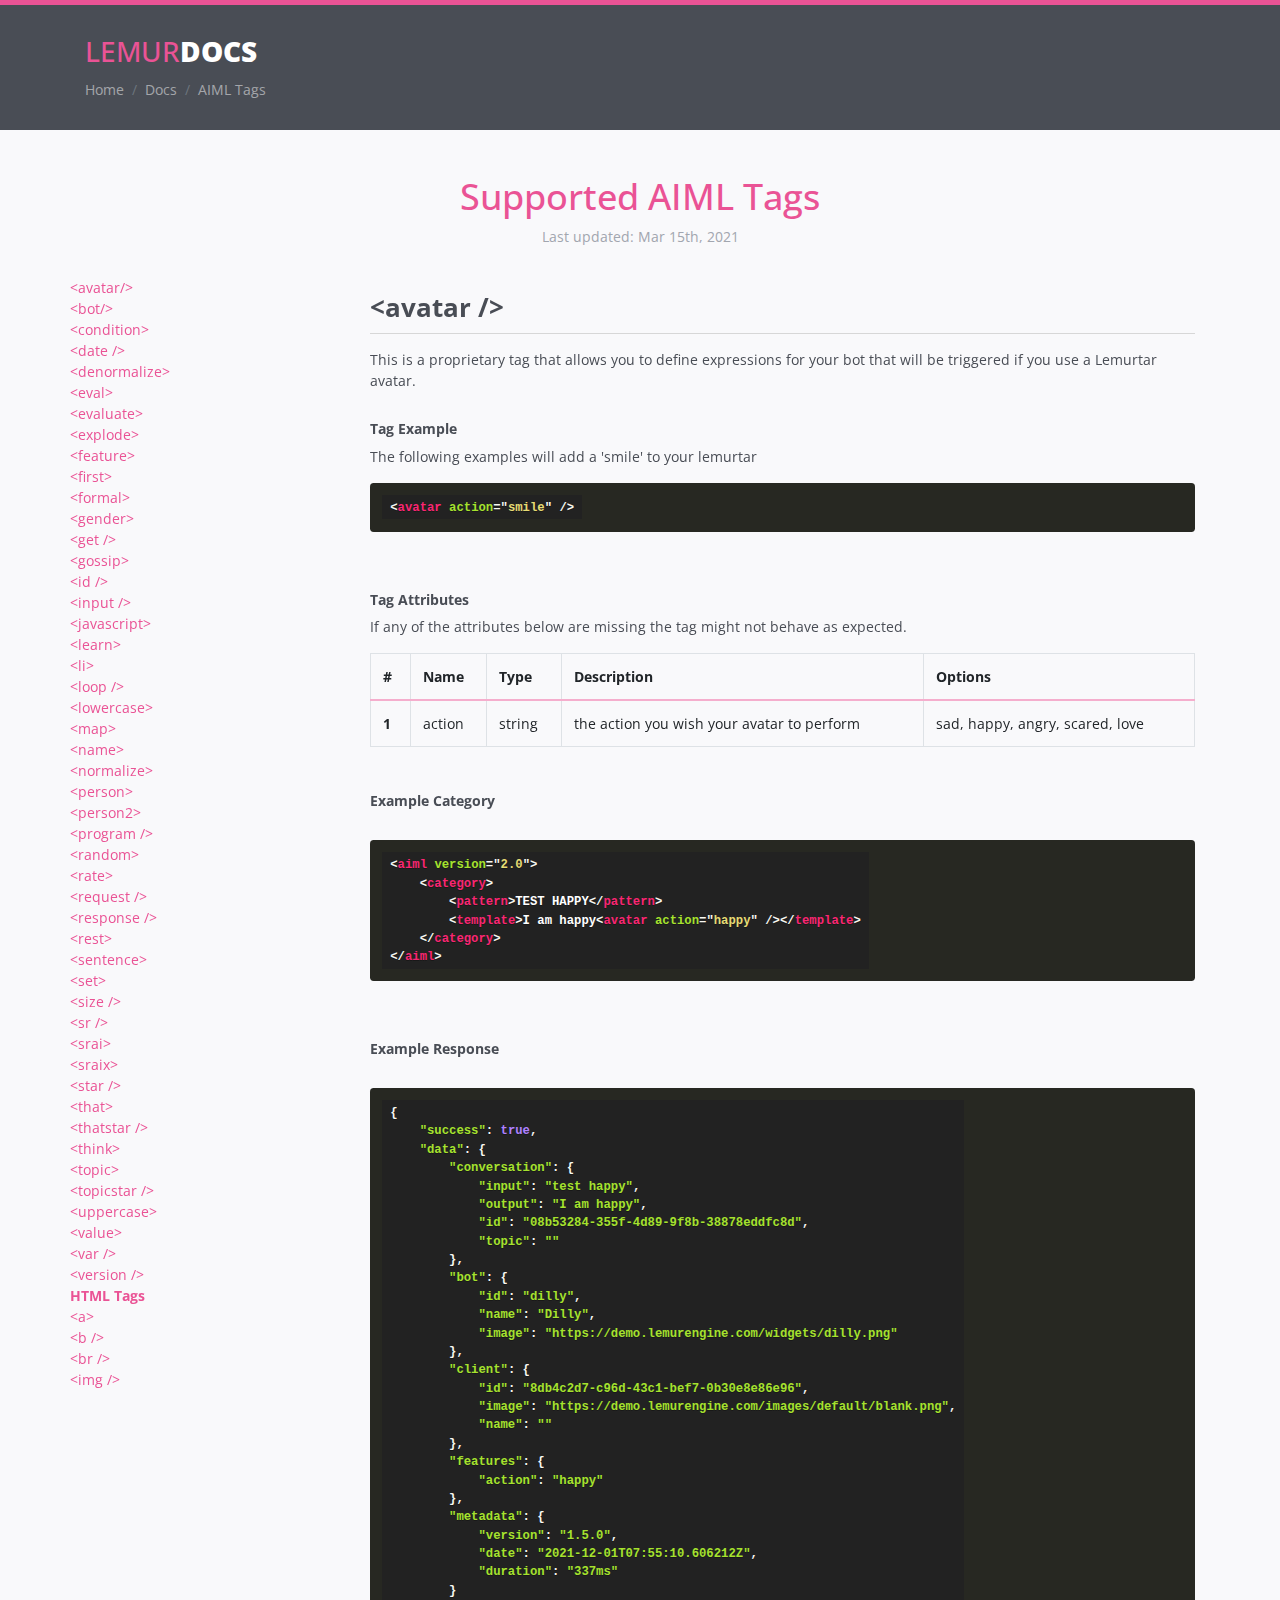
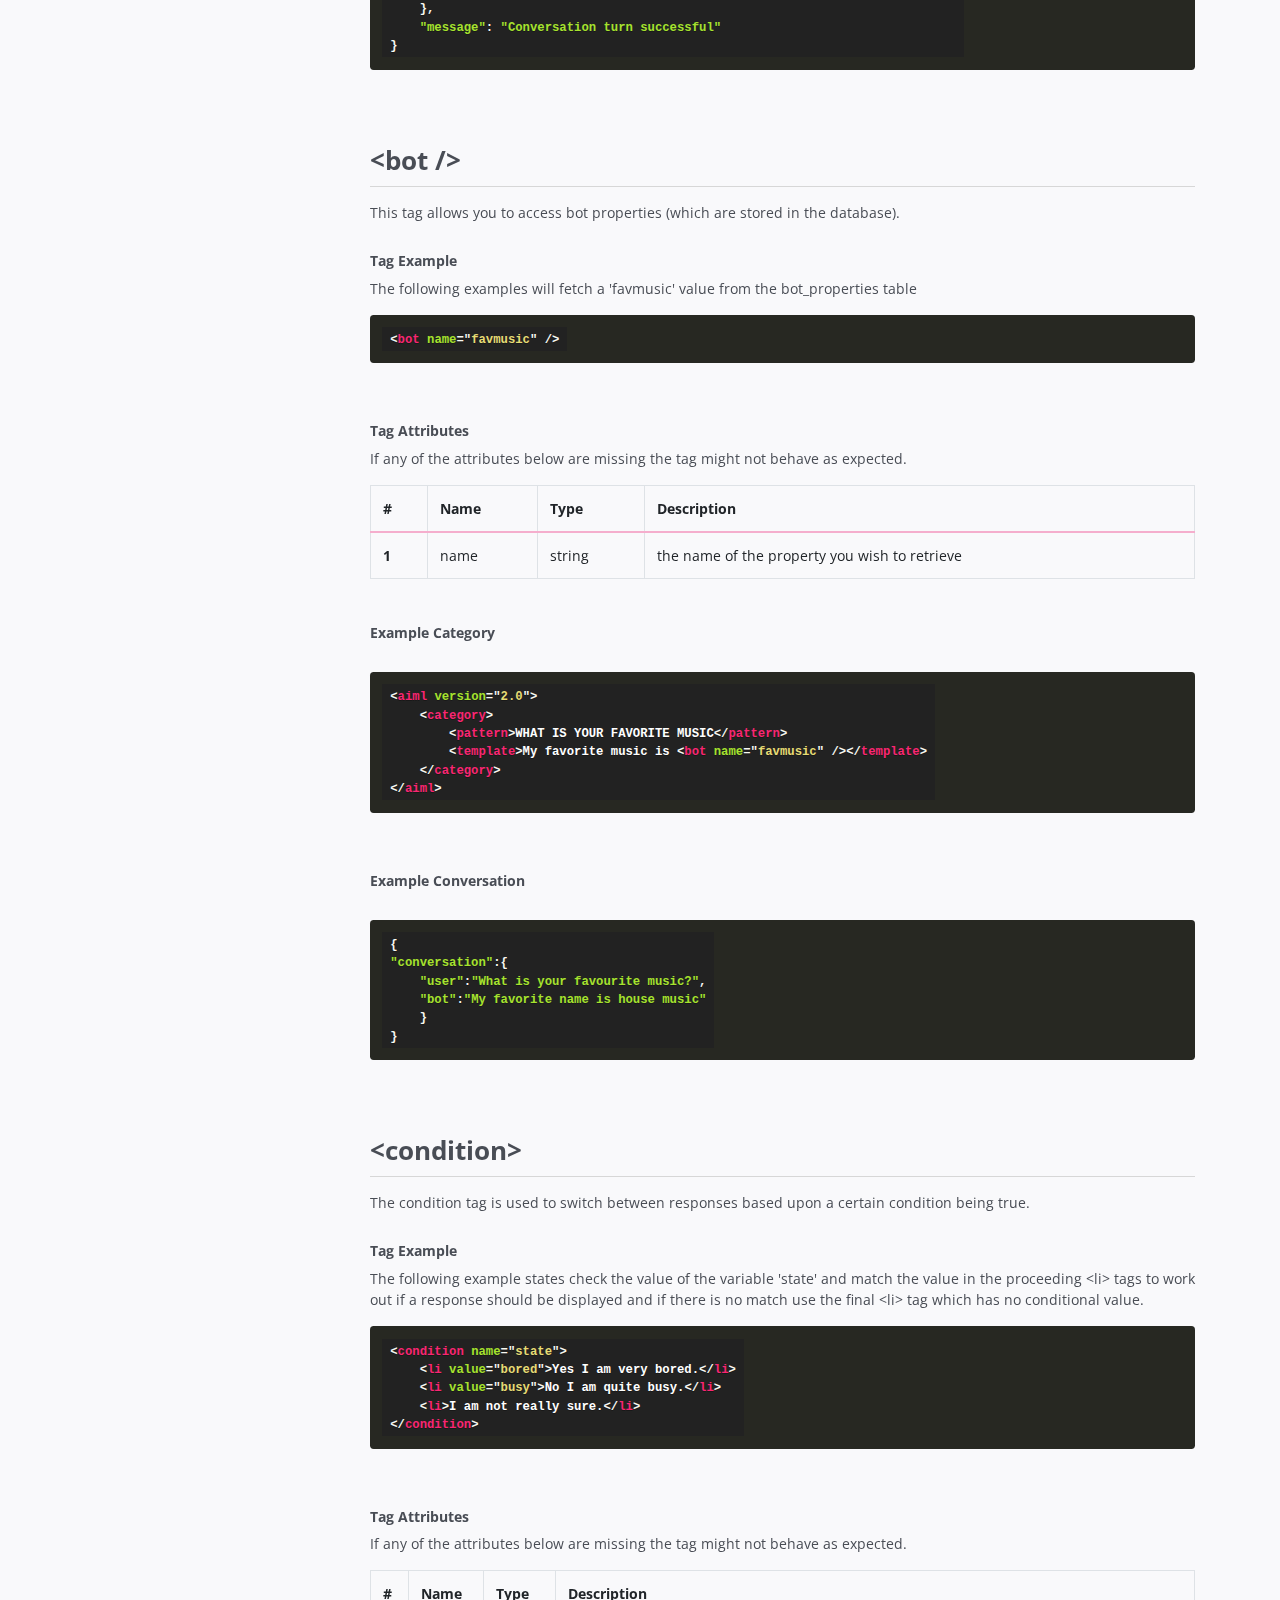
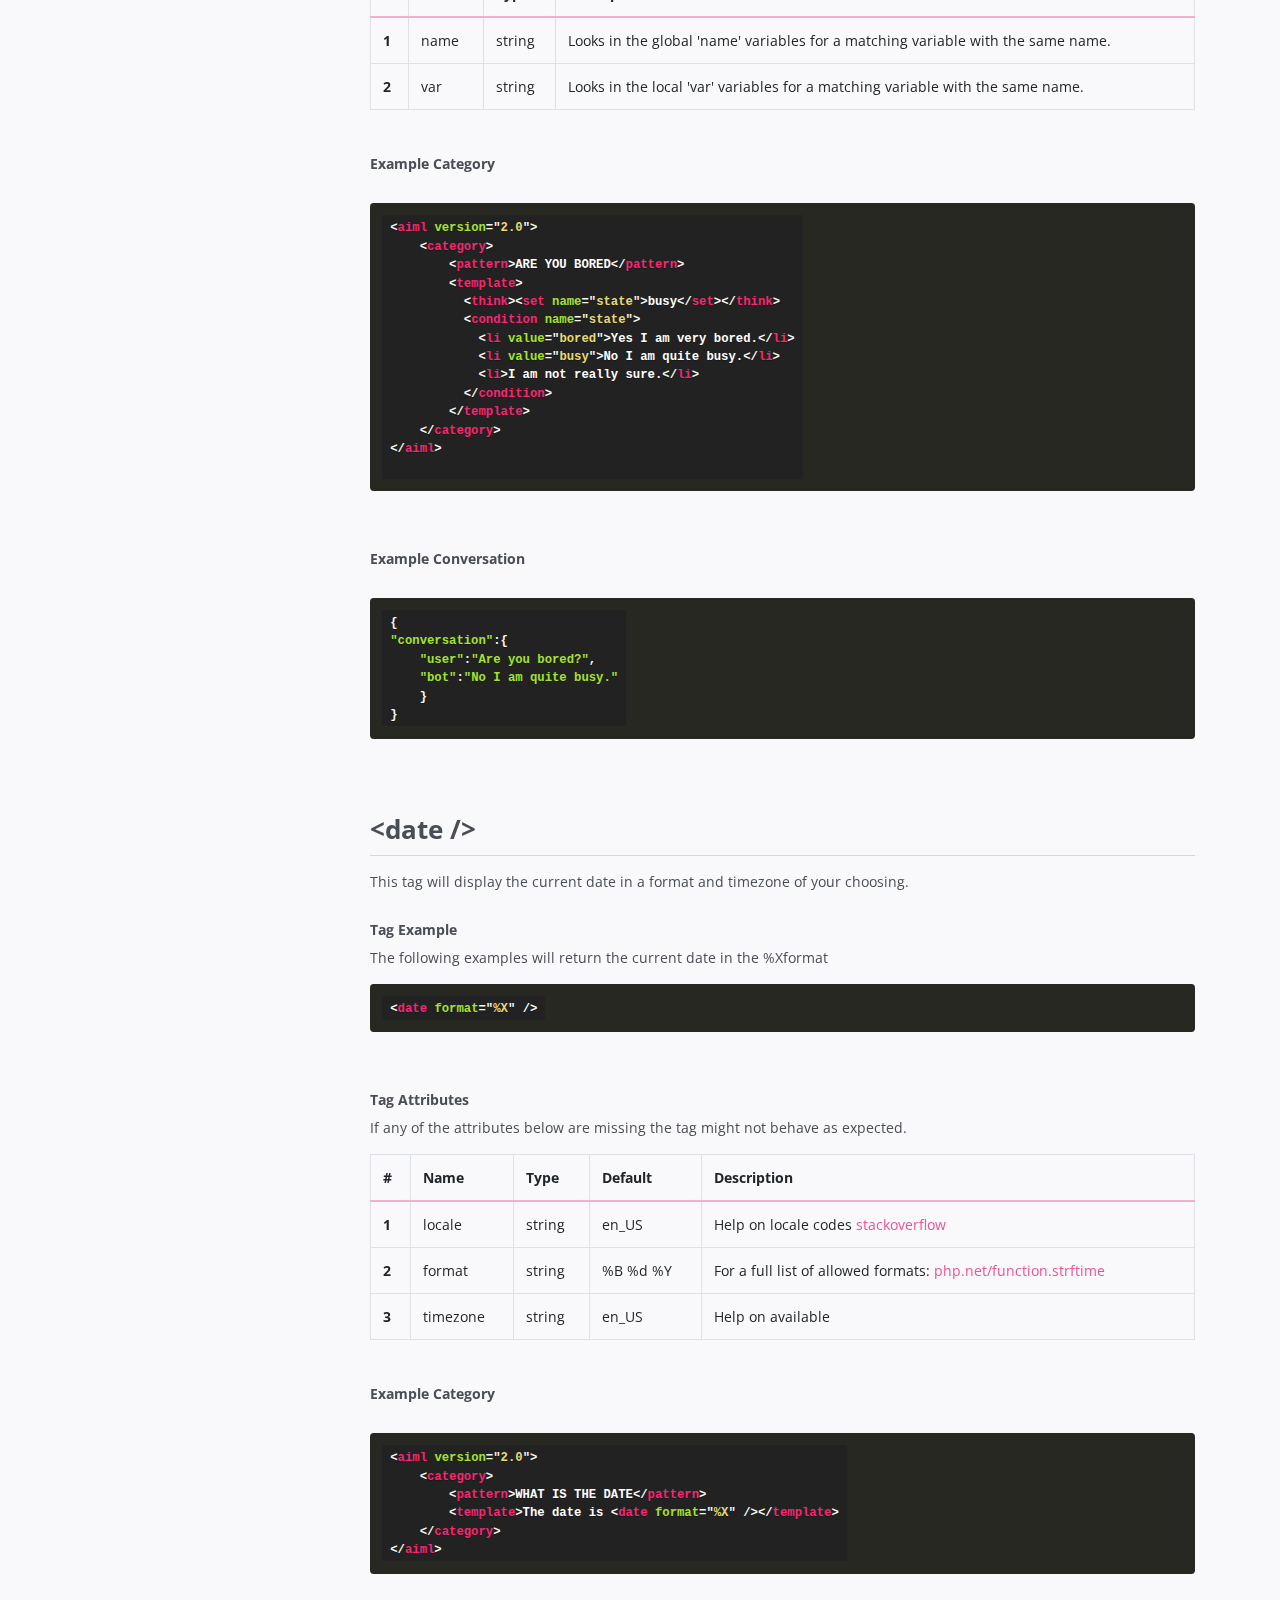
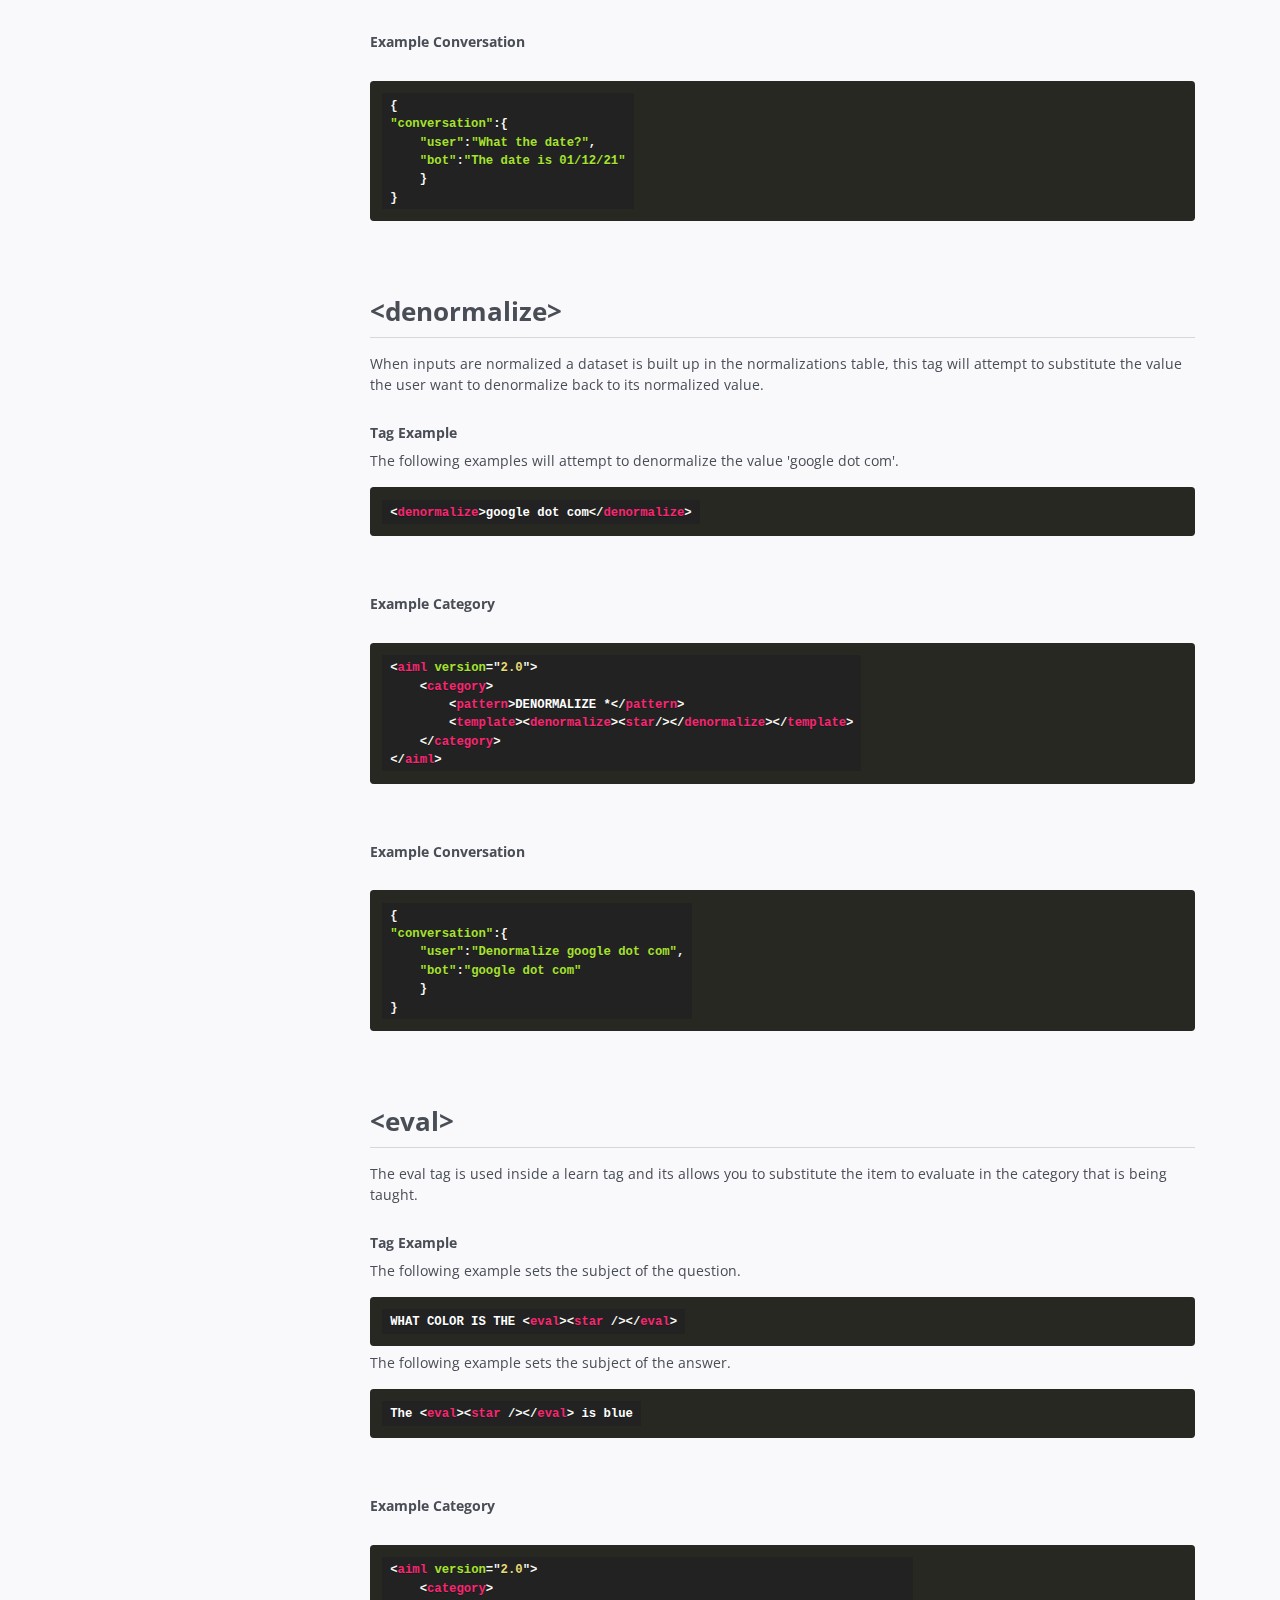
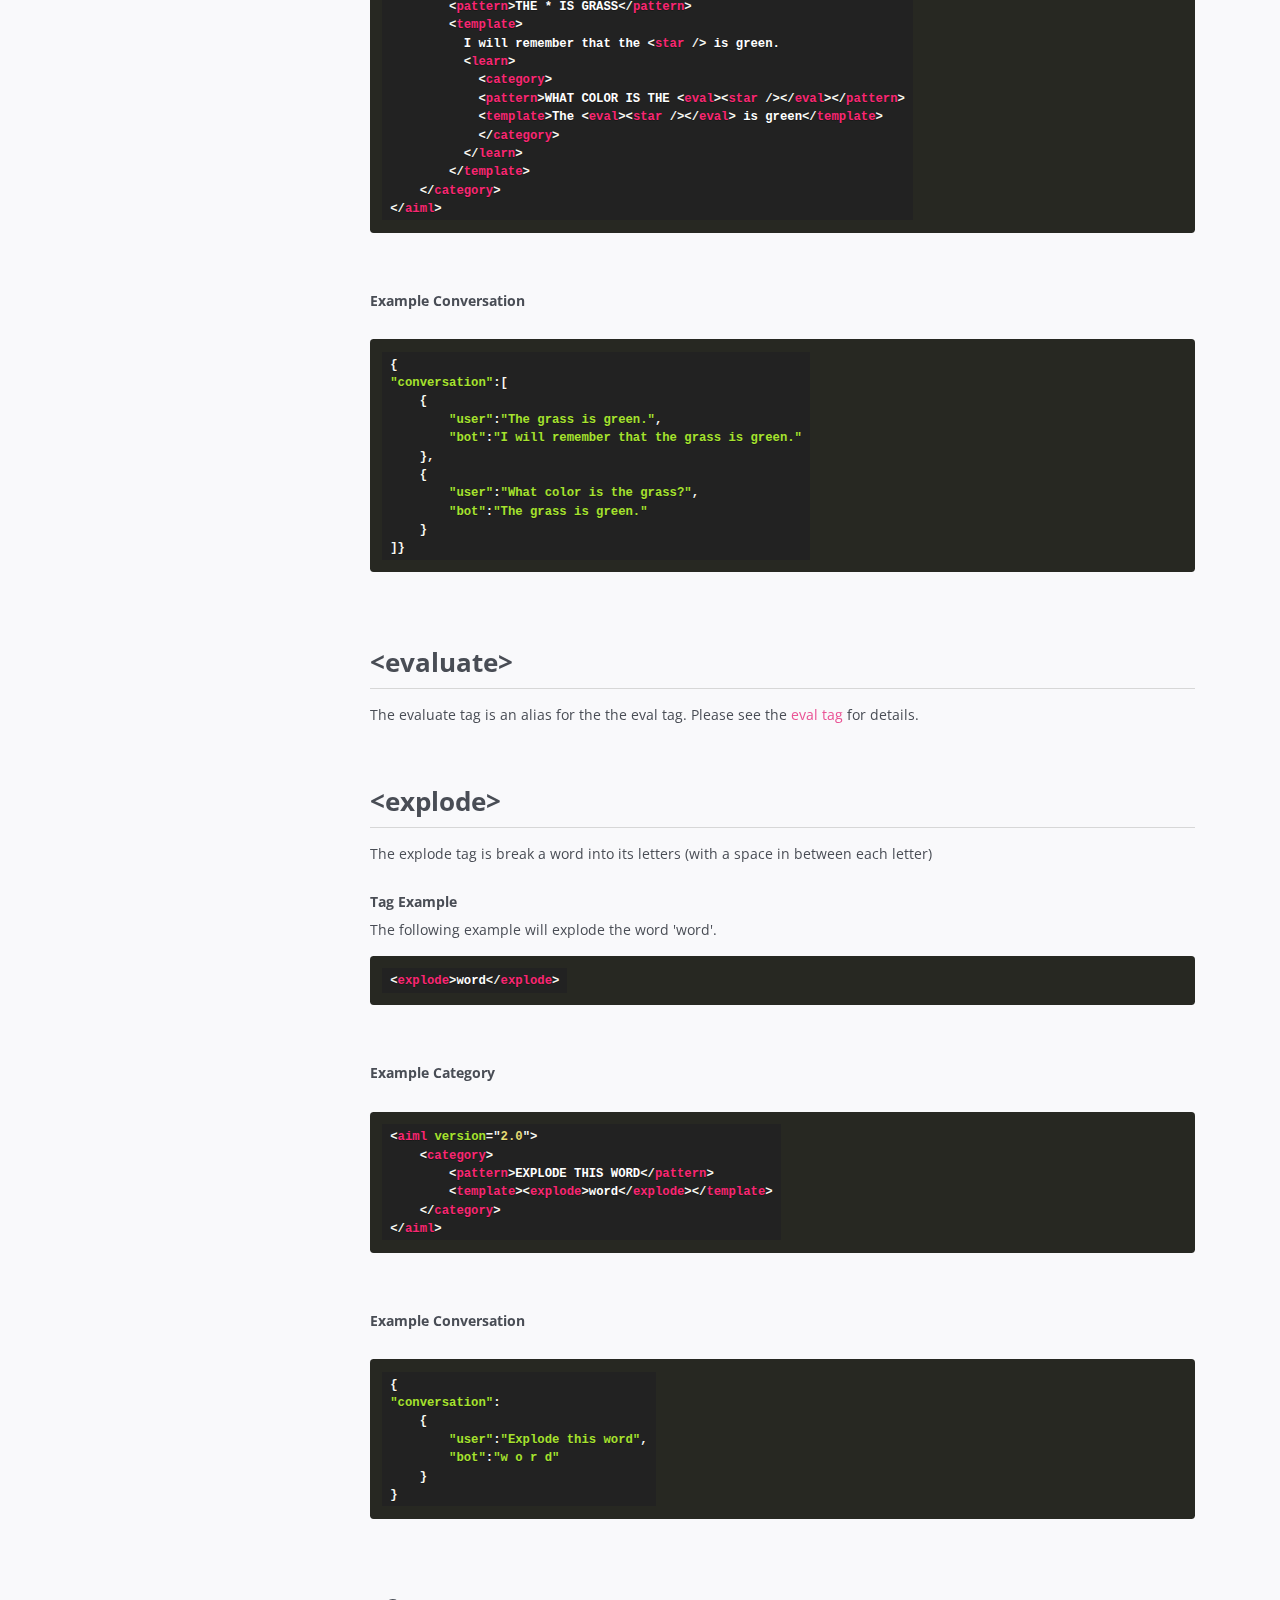
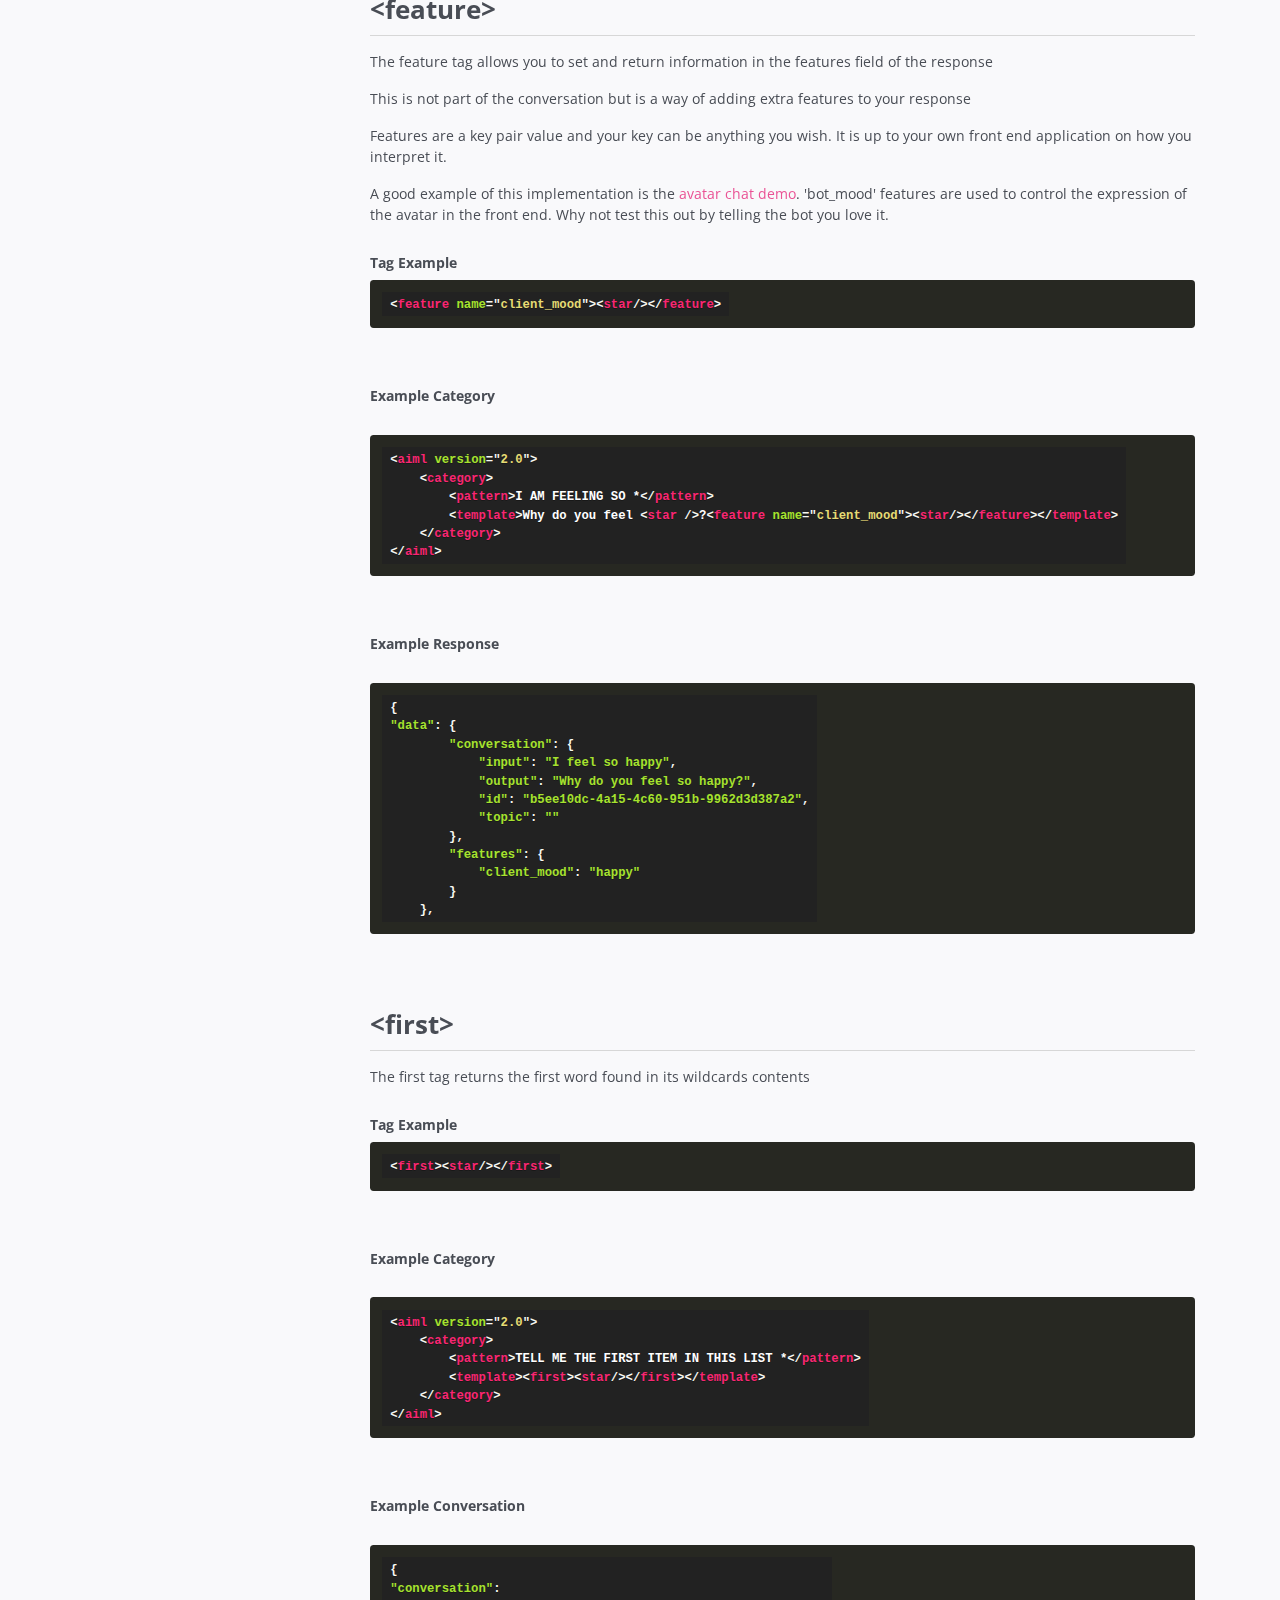
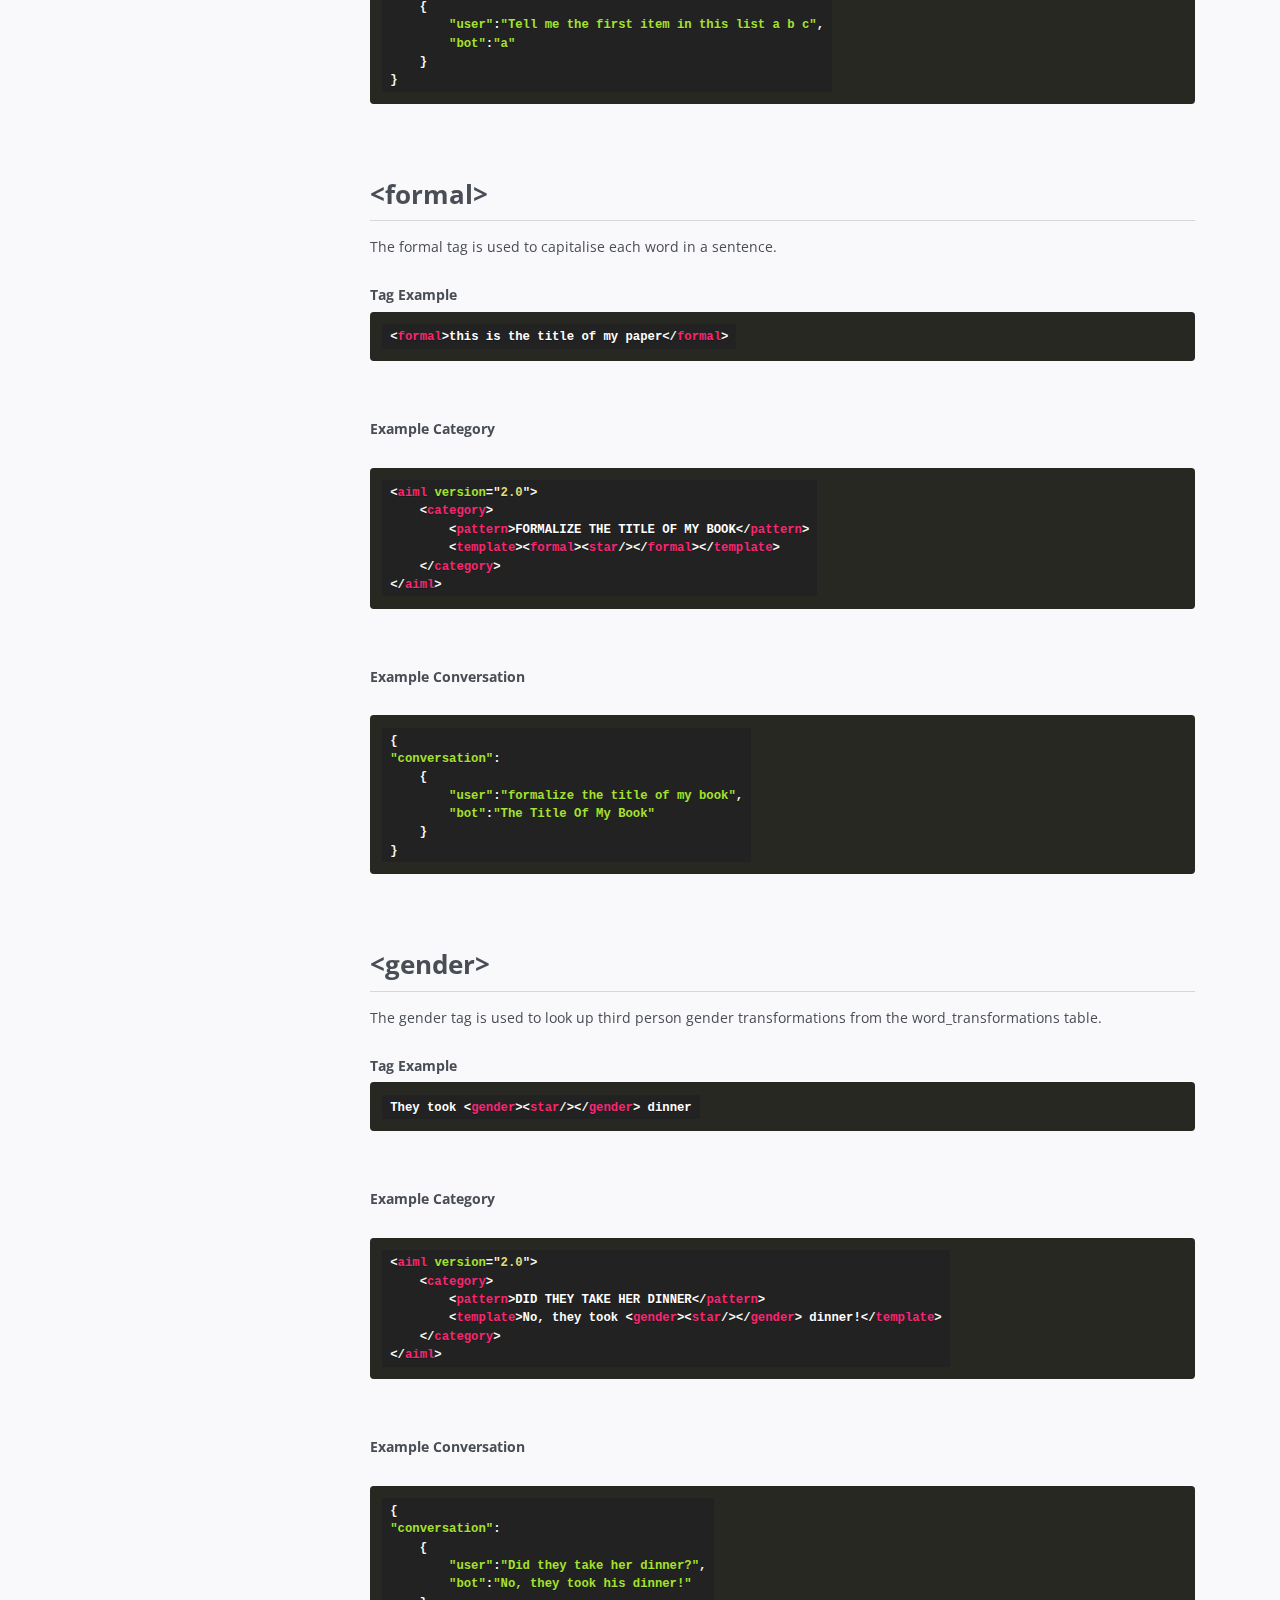
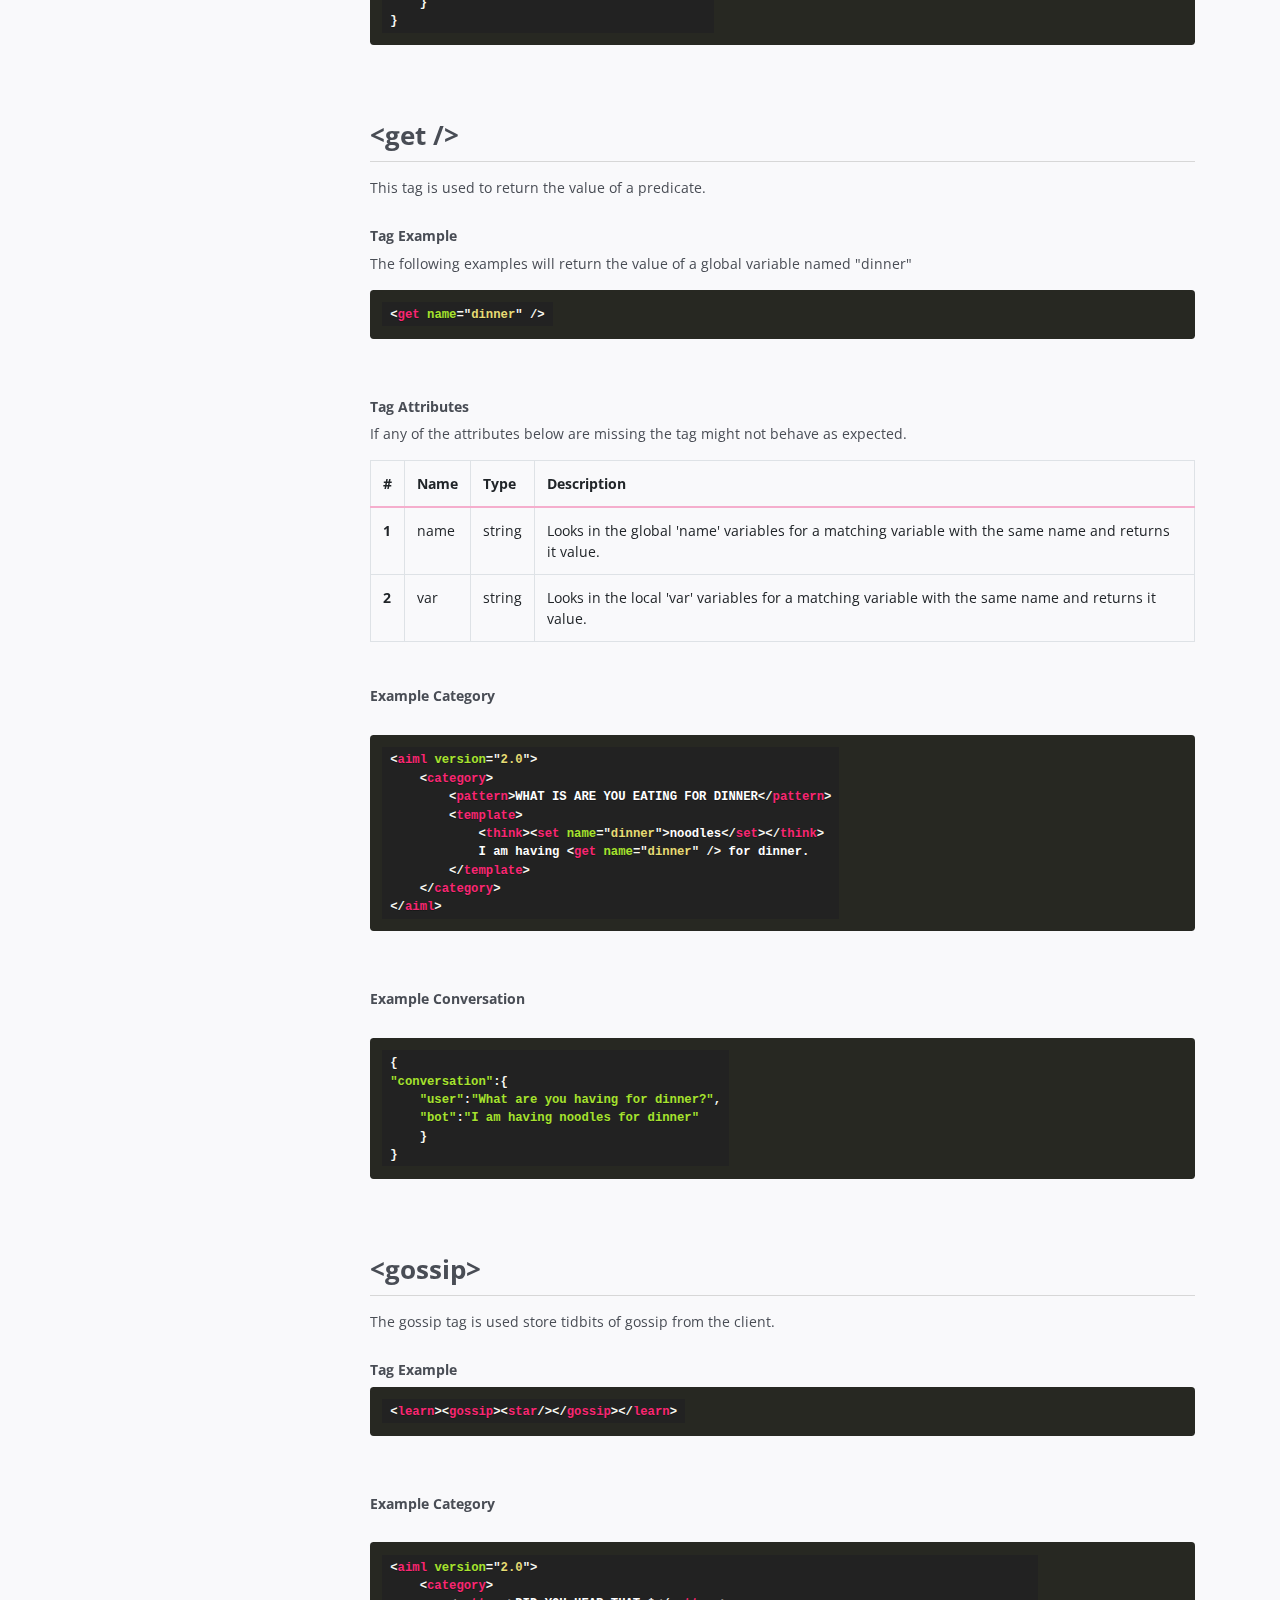
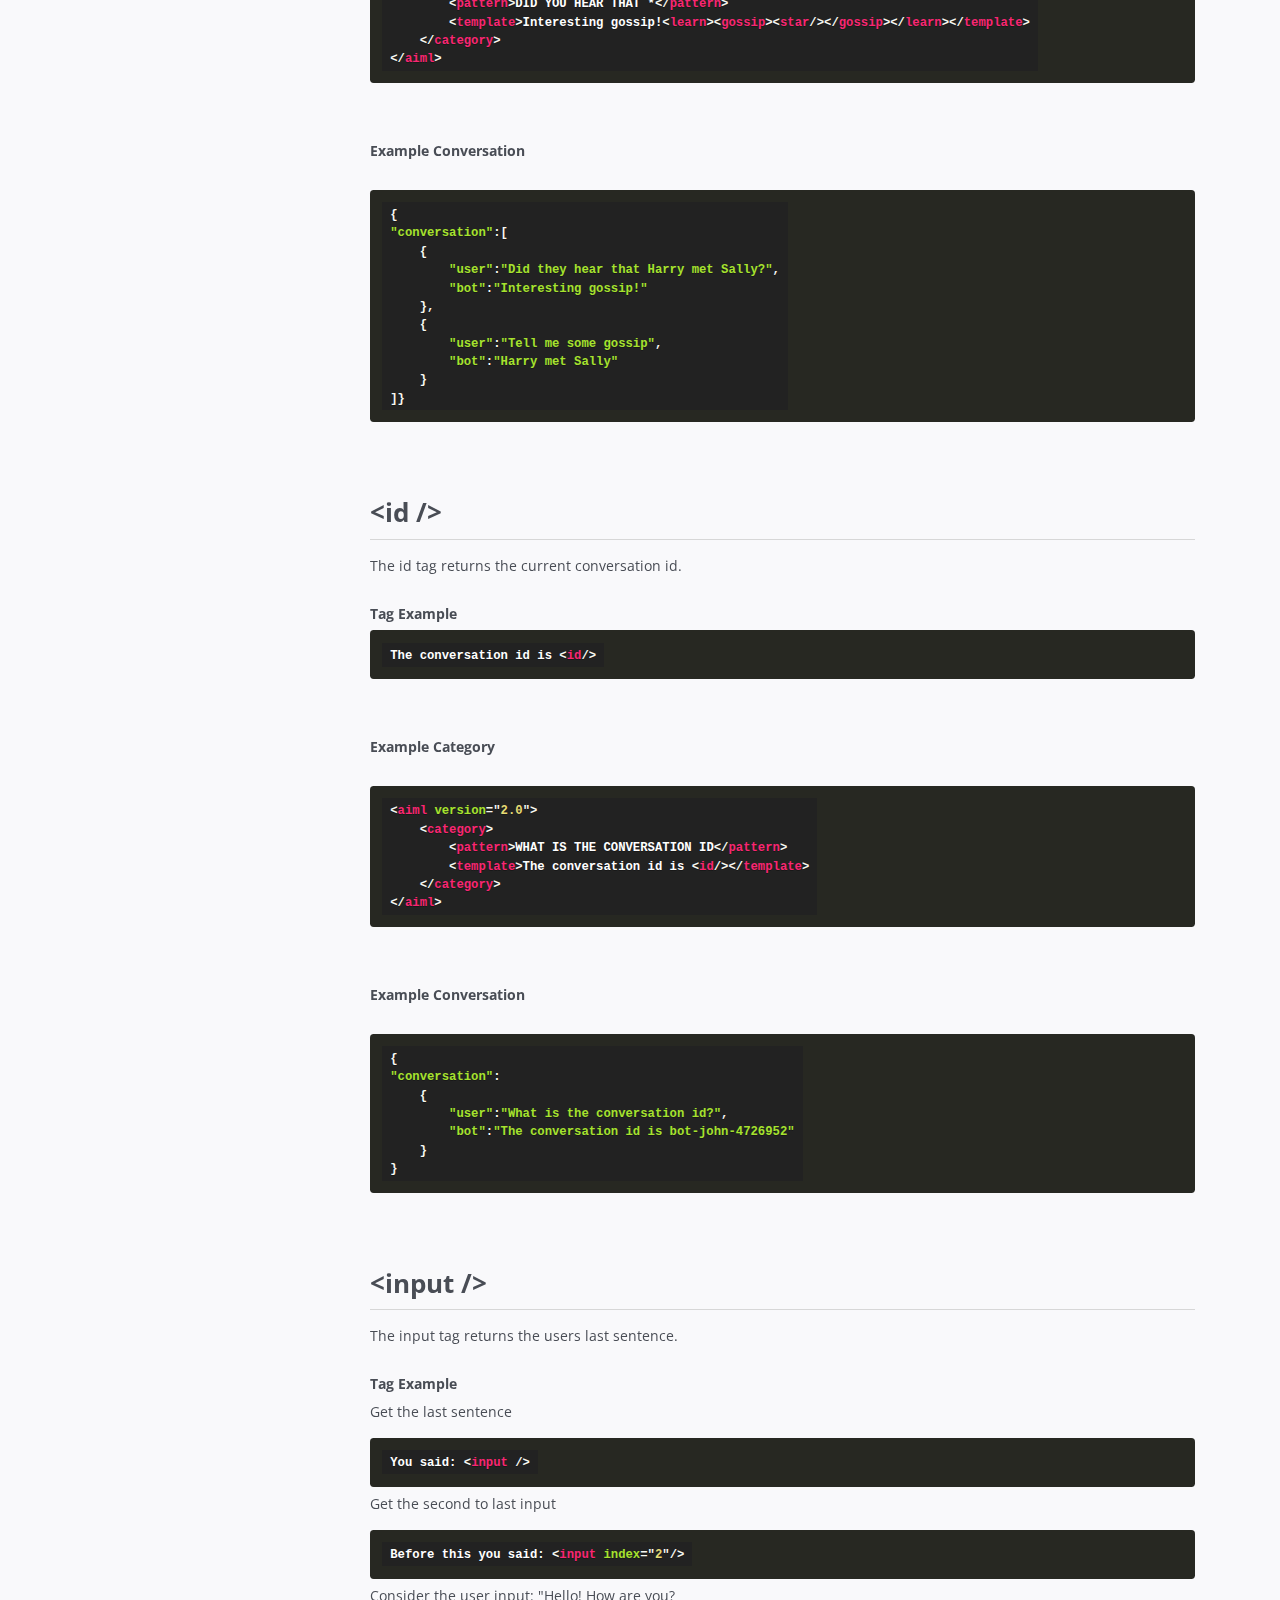
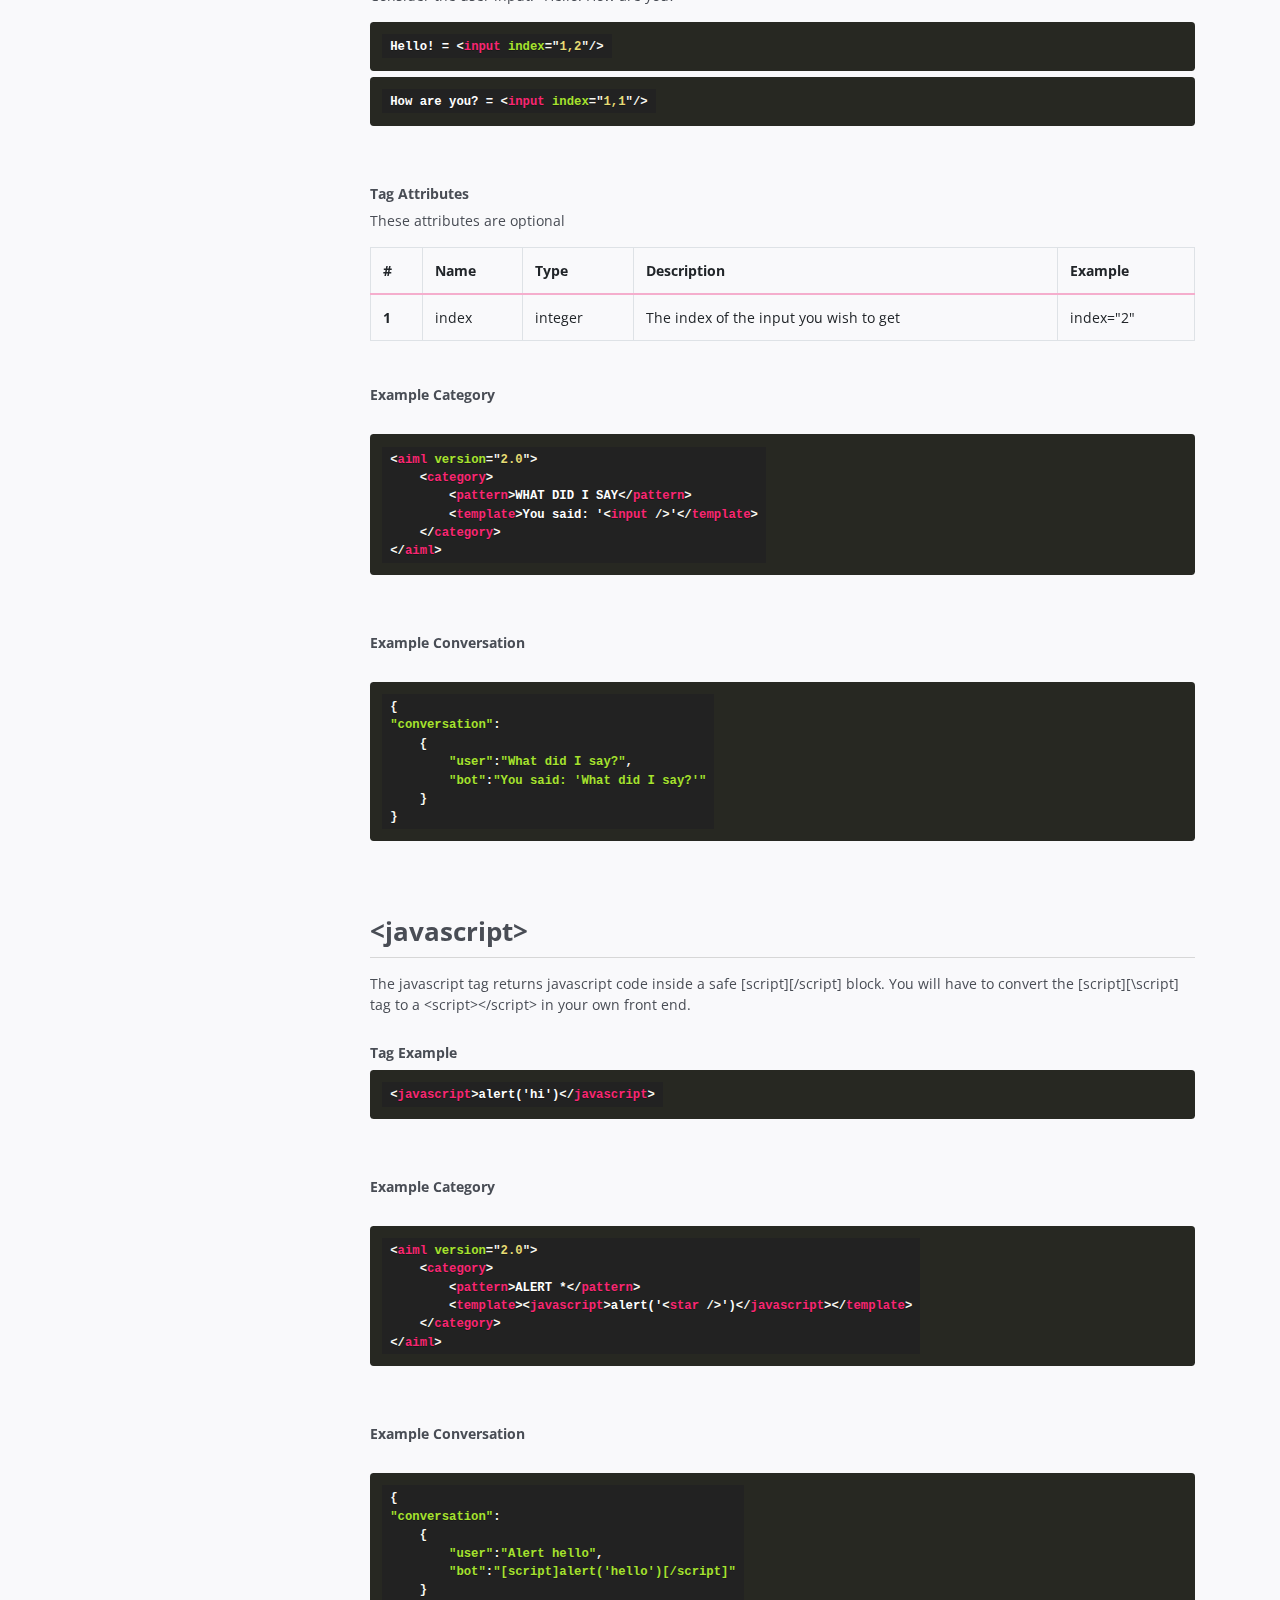
<file: aiml.html>
<!DOCTYPE html>
<html lang="en">
<head>
    <title>AIML Documentation :: Lemur Docs</title>
    <!-- Meta -->
    <meta charset="utf-8">
    <meta http-equiv="X-UA-Compatible" content="IE=edge">
    <meta name="viewport" content="width=device-width, initial-scale=1.0">
    <meta name="description" content="Lemur Engine chatbot documentation - all supported AIML tags">
    <meta name="author" content="Lemur Engine">
    <link rel="shortcut icon" href="favicon.ico">  
    <link href='https://fonts.googleapis.com/css?family=Open+Sans:300italic,400italic,600italic,700italic,800italic,400,300,600,700,800' rel='stylesheet' type='text/css'>
    <!-- Global CSS -->
    <link rel="stylesheet" href="assets/plugins/bootstrap/css/bootstrap.min.css">
    <!-- Font Awesome CSS -->
    <link rel="stylesheet" href="https://cdnjs.cloudflare.com/ajax/libs/font-awesome/4.7.0/css/font-awesome.min.css">
    <!-- Plugins CSS -->    
    <link rel="stylesheet" href="assets/plugins/prism/prism.css">
    <!-- Theme CSS -->
    <link id="theme-style" rel="stylesheet" href="assets/css/styles.css">
    <!-- Lemur Engine CSS -->
    <link rel="stylesheet" href="https://portal.lemurengine.com/widgets/popup/chat.css">
    <!-- Global site tag (gtag.js) - Google Analytics -->
    <script async src="https://www.googletagmanager.com/gtag/js?id=G-69T7729BGS"></script>
    <script>
        window.dataLayer = window.dataLayer || [];
        function gtag(){dataLayer.push(arguments);}
        gtag('js', new Date());

        gtag('config', 'G-69T7729BGS');
    </script>
    
</head> 

<body class="body-pink">
    <div class="page-wrapper">
        <!-- ******Header****** -->
        <header id="header" class="header">
            <div class="container">
                <div class="branding">
                    <h1 class="logo">
                        <a href="index.html">
                            <span aria-hidden="true" class="icon_documents_alt icon"></span>
                            <span class="text-highlight">Lemur</span><span class="text-bold">Docs</span>
                        </a>
                    </h1>
                </div><!--//branding-->
                <ol class="breadcrumb">
                    <li class="breadcrumb-item"><a href="index.html">Home</a></li>
                    <li class="breadcrumb-item"><a href="index.html">Docs</a></li>
                    <li class="breadcrumb-item active">AIML Tags</li>
                </ol>
            </div><!--//container-->
        </header><!--//header-->
        <div class="doc-wrapper">
            <div class="container">
                <div id="doc-header" class="doc-header text-center">
                    <h1 class="doc-title"><span aria-hidden="true" class="icon icon_puzzle_alt"></span> Supported AIML Tags</h1>
                    <div class="meta"><i class="far fa-clock"></i> Last updated: Mar 15th, 2021</div>
                </div><!--//doc-header-->
                <div class="doc-body row" >
                    <div class="doc-content col-md-9 col-12 order-1">
                        <div class="content-inner">

                            <!------------------------------------------------------------------------->
                            <!-------------------------------- AVATAR TAG -------------------------------->
                            <!------------------------------------------------------------------------->

                            <section id="avatar" class="doc-section">
                                <h2 class="section-title">&lt;avatar /></h2>
                                <div class="section-block">
                                    <p>This is a proprietary tag that allows you to define expressions for your bot that will be triggered if you use a Lemurtar avatar.</p>
                                    <div class="code-block">
                                        <h6>Tag Example</h6>
                                        <p>The following examples will add a 'smile' to your lemurtar</p>
                                        <pre><code class="language-markup">&lt;avatar action="smile" /&gt;
</code></pre>
                                    </div>
                                </div>
                                <div class="section-block">
                                    <h6>Tag Attributes</h6>
                                    <p>If any of the attributes below are missing the tag might not behave as expected.</p>
                                    <div class="table-responsive">
                                        <table class="table table-bordered">
                                            <thead>
                                            <tr>
                                                <th>#</th>
                                                <th>Name</th>
                                                <th>Type</th>
                                                <th>Description</th>
                                                <th>Options</th>
                                            </tr>
                                            </thead>
                                            <tbody>
                                            <tr>
                                                <th scope="row">1</th>
                                                <td>action</td>
                                                <td>string</td>
                                                <td>the action you wish your avatar to perform</td>
                                                <td>sad, happy, angry, scared, love</td>
                                            </tr>
                                            </tbody>
                                        </table>
                                    </div><!--//table-responsive-->
                                </div>
                                <div class="section-block">
                                    <h6>Example Category</h6>
                                    <div class="code-block">
<pre><code class="language-markup">&lt;aiml version="2.0"&gt;
    &lt;category&gt;
        &lt;pattern&gt;TEST HAPPY&lt;/pattern&gt;
        &lt;template&gt;I am happy&lt;avatar action="happy" /&gt;&lt;/template&gt;
    &lt;/category&gt;
&lt;/aiml&gt;
</code></pre>
                                    </div><!--//code-block-->
                                </div><!--//section-block-->
                                <div class="section-block">
                                    <h6>Example Response</h6>
                                    <div class="code-block"><pre><code class="language-javascript">{
    "success": true,
    "data": {
        "conversation": {
            "input": "test happy",
            "output": "I am happy",
            "id": "08b53284-355f-4d89-9f8b-38878eddfc8d",
            "topic": ""
        },
        "bot": {
            "id": "dilly",
            "name": "Dilly",
            "image": "https://demo.lemurengine.com/widgets/dilly.png"
        },
        "client": {
            "id": "8db4c2d7-c96d-43c1-bef7-0b30e8e86e96",
            "image": "https://demo.lemurengine.com/images/default/blank.png",
            "name": ""
        },
        "features": {
            "action": "happy"
        },
        "metadata": {
            "version": "1.5.0",
            "date": "2021-12-01T07:55:10.606212Z",
            "duration": "337ms"
        }
    },
    "message": "Conversation turn successful"
}
</code></pre>
                                    </div><!--//code-block-->
                                </div><!--//section-block-->
                            </section><!--//section-->

                            <!------------------------------------------------------------------------->
                            <!-------------------------------- BOT TAG -------------------------------->
                            <!------------------------------------------------------------------------->

                            <section id="bot" class="doc-section">
                                <h2 class="section-title">&lt;bot /></h2>
                                <div class="section-block">
                                    <p>This tag allows you to access bot properties (which are stored in the database).</p>
                                    <div class="code-block">
                                        <h6>Tag Example</h6>
                                        <p>The following examples will fetch a 'favmusic' value from the bot_properties table</p>
<pre><code class="language-markup">&lt;bot name="favmusic" /&gt;
</code></pre>
                                    </div>
                                </div>
                                <div class="section-block">
                                    <h6>Tag Attributes</h6>
                                        <p>If any of the attributes below are missing the tag might not behave as expected.</p>
                                        <div class="table-responsive">
                                            <table class="table table-bordered">
                                                <thead>
                                                    <tr>
                                                        <th>#</th>
                                                        <th>Name</th>
                                                        <th>Type</th>
                                                        <th>Description</th>
                                                    </tr>
                                                </thead>
                                                <tbody>
                                                    <tr>
                                                        <th scope="row">1</th>
                                                        <td>name</td>
                                                        <td>string</td>
                                                        <td>the name of the property you wish to retrieve</td>
                                                    </tr>
                                                </tbody>
                                            </table>
                                        </div><!--//table-responsive-->
                                </div>
                                <div class="section-block">
                                    <h6>Example Category</h6>
                                    <div class="code-block">
<pre><code class="language-markup">&lt;aiml version="2.0"&gt;
    &lt;category&gt;
        &lt;pattern&gt;WHAT IS YOUR FAVORITE MUSIC&lt;/pattern&gt;
        &lt;template&gt;My favorite music is &lt;bot name="favmusic" /&gt;&lt;/template&gt;
    &lt;/category&gt;
&lt;/aiml&gt;
</code></pre>
                                    </div><!--//code-block-->
                                </div><!--//section-block-->
                                <div class="section-block">
                                    <h6>Example Conversation</h6>
                                    <div class="code-block"><pre><code class="language-javascript">{
"conversation":{
    "user":"What is your favourite music?",
    "bot":"My favorite name is house music"
    }
}
</code></pre>
                                    </div><!--//code-block-->
                                </div><!--//section-block-->
                            </section><!--//section-->


                            <!------------------------------------------------------------------------->
                            <!-------------------------------- CONDITION TAG ------------------------------->
                            <!------------------------------------------------------------------------->

                            <section id="condition" class="doc-section">
                                <h2 class="section-title">&lt;condition></h2>
                                <div class="section-block">
                                    <p>The condition tag is used to switch between responses based upon a certain condition being true.</p>
                                    <div class="code-block">
                                        <h6>Tag Example</h6>
                                        <p>The following example states check the value of the variable 'state' and match the value in the proceeding &lt;li> tags to work out if a response should be displayed and if there is no match use the final &lt;li> tag which has no conditional value. </p>
                                        <pre><code class="language-markup">&lt;condition name="state">
    &lt;li value="bored">Yes I am very bored.&lt;/li>
    &lt;li value="busy">No I am quite busy.&lt;/li>
    &lt;li>I am not really sure.&lt;/li>
&lt;/condition>
</code></pre>
                                    </div>
                                </div>
                                <div class="section-block">
                                    <h6>Tag Attributes</h6>
                                    <p>If any of the attributes below are missing the tag might not behave as expected.</p>
                                    <div class="table-responsive">
                                        <table class="table table-bordered">
                                            <thead>
                                            <tr>
                                                <th>#</th>
                                                <th>Name</th>
                                                <th>Type</th>
                                                <th>Description</th>
                                            </tr>
                                            </thead>
                                            <tbody>
                                            <tr>
                                                <th scope="row">1</th>
                                                <td>name</td>
                                                <td>string</td>
                                                <td>Looks in the global 'name' variables for a matching variable with the same name.</td>
                                            </tr>
                                            <tr>
                                                <th scope="row">2</th>
                                                <td>var</td>
                                                <td>string</td>
                                                <td>Looks in the local 'var' variables for a matching variable with the same name.</td>
                                            </tr>
                                            </tbody>
                                        </table>
                                    </div><!--//table-responsive-->
                                </div>
                                <div class="section-block">
                                    <h6>Example Category</h6>
                                    <div class="code-block">
<pre><code class="language-markup">&lt;aiml version="2.0"&gt;
    &lt;category>
        &lt;pattern>ARE YOU BORED&lt;/pattern>
        &lt;template>
          &lt;think>&lt;set name="state">busy&lt;/set>&lt;/think>
          &lt;condition name="state">
            &lt;li value="bored">Yes I am very bored.&lt;/li>
            &lt;li value="busy">No I am quite busy.&lt;/li>
            &lt;li>I am not really sure.&lt;/li>
          &lt;/condition>
        &lt;/template>
    &lt;/category>
&lt;/aiml&gt;

</code></pre>
                                    </div><!--//code-block-->
                                </div><!--//section-block-->
                                <div class="section-block">
                                    <h6>Example Conversation</h6>
                                    <div class="code-block"><pre><code class="language-javascript">{
"conversation":{
    "user":"Are you bored?",
    "bot":"No I am quite busy."
    }
}
</code></pre>
                                    </div><!--//code-block-->
                                </div><!--//section-block-->
                            </section><!--//section-->

                            <!------------------------------------------------------------------------->
                            <!-------------------------------- DATE TAG ------------------------------->
                            <!------------------------------------------------------------------------->

                            <section id="date" class="doc-section">
                                <h2 class="section-title">&lt;date /></h2>
                                <div class="section-block">
                                    <p>This tag will display the current date in a format and timezone of your choosing.</p>
                                    <div class="code-block">
                                        <h6>Tag Example</h6>
                                        <p>The following examples will return the current date in the %Xformat</p>
                                        <pre><code class="language-markup">&lt;date format="%X" /&gt;
</code></pre>
                                    </div>
                                </div>
                                <div class="section-block">
                                    <h6>Tag Attributes</h6>
                                    <p>If any of the attributes below are missing the tag might not behave as expected.</p>
                                    <div class="table-responsive">
                                        <table class="table table-bordered">
                                            <thead>
                                            <tr>
                                                <th>#</th>
                                                <th>Name</th>
                                                <th>Type</th>
                                                <th>Default</th>
                                                <th>Description</th>
                                            </tr>
                                            </thead>
                                            <tbody>
                                            <tr>
                                                <th scope="row">1</th>
                                                <td>locale</td>
                                                <td>string</td>
                                                <td>en_US</td>
                                                <td>Help on locale codes <a href="https://stackoverflow.com/questions/3191664/list-of-all-locales-and-their-short-codes">stackoverflow</a></td>
                                            </tr>
                                            <tr>
                                                <th scope="row">2</th>
                                                <td>format</td>
                                                <td>string</td>
                                                <td>%B %d %Y</td>
                                                <td>For a full list of allowed formats: <a href="https://www.php.net/manual/en/function.strftime.php">php.net/function.strftime</a></td>
                                            </tr>
                                            <tr>
                                                <th scope="row">3</th>
                                                <td>timezone</td>
                                                <td>string</td>
                                                <td>en_US</td>
                                                <td>Help on available </td>
                                            </tr>
                                            </tbody>
                                        </table>
                                    </div><!--//table-responsive-->
                                </div>
                                <div class="section-block">
                                    <h6>Example Category</h6>
                                    <div class="code-block">
<pre><code class="language-markup">&lt;aiml version="2.0"&gt;
    &lt;category&gt;
        &lt;pattern&gt;WHAT IS THE DATE&lt;/pattern&gt;
        &lt;template&gt;The date is &lt;date format="%X" /&gt;&lt;/template&gt;
    &lt;/category&gt;
&lt;/aiml&gt;
</code></pre>
                                    </div><!--//code-block-->
                                </div><!--//section-block-->
                                <div class="section-block">
                                    <h6>Example Conversation</h6>
                                    <div class="code-block"><pre><code class="language-javascript">{
"conversation":{
    "user":"What the date?",
    "bot":"The date is 01/12/21"
    }
}
</code></pre>
                                    </div><!--//code-block-->
                                </div><!--//section-block-->
                            </section><!--//section-->

                            <!------------------------------------------------------------------------->
                            <!-------------------------------- DENORMALIZE TAG ------------------------------->
                            <!------------------------------------------------------------------------->

                            <section id="denormalize" class="doc-section">
                                <h2 class="section-title">&lt;denormalize></h2>
                                <div class="section-block">
                                    <p>When inputs are normalized a dataset is built up in the normalizations table, this tag will attempt to substitute the value the user want to denormalize back to its normalized value.</p>
                                    <div class="code-block">
                                        <h6>Tag Example</h6>
                                        <p>The following examples will attempt to denormalize the value 'google dot com'.</p>
                                        <pre><code class="language-markup">&lt;denormalize&gt;google dot com&lt;/denormalize&gt;
</code></pre>
                                    </div>
                                </div>
                                <div class="section-block">
                                    <h6>Example Category</h6>
                                    <div class="code-block">
<pre><code class="language-markup">&lt;aiml version="2.0"&gt;
    &lt;category&gt;
        &lt;pattern&gt;DENORMALIZE *&lt;/pattern&gt;
        &lt;template&gt;&lt;denormalize&gt;&lt;star/&gt;&lt;/denormalize&gt;&lt;/template&gt;
    &lt;/category&gt;
&lt;/aiml&gt;
</code></pre>
                                    </div><!--//code-block-->
                                </div><!--//section-block-->
                                <div class="section-block">
                                    <h6>Example Conversation</h6>
                                    <div class="code-block"><pre><code class="language-javascript">{
"conversation":{
    "user":"Denormalize google dot com",
    "bot":"google dot com"
    }
}
</code></pre>
                                    </div><!--//code-block-->
                                </div><!--//section-block-->
                            </section><!--//section-->


                            <!------------------------------------------------------------------------->
                            <!-------------------------------- EVAL TAG ------------------------------->
                            <!------------------------------------------------------------------------->

                            <section id="eval" class="doc-section">
                                <h2 class="section-title">&lt;eval></h2>
                                <div class="section-block">
                                    <p>The eval tag is used inside a learn tag and its allows you to substitute the item to evaluate in the category that is being taught.</p>
                                    <div class="code-block">
                                        <h6>Tag Example</h6>
                                        <p>The following example sets the subject of the question.</p>
                                        <pre><code class="language-markup">WHAT COLOR IS THE &lt;eval>&lt;star />&lt;/eval>
</code></pre>
                                        <p>The following example sets the subject of the answer.</p>
                                        <pre><code class="language-markup">The &lt;eval>&lt;star />&lt;/eval> is blue
</code></pre>
                                    </div>
                                </div>
                                <div class="section-block">
                                    <h6>Example Category</h6>
                                    <div class="code-block">
<pre><code class="language-markup">&lt;aiml version="2.0"&gt;
    &lt;category>
        &lt;pattern>THE * IS GRASS&lt;/pattern>
        &lt;template>
          I will remember that the &lt;star /> is green.
          &lt;learn>
            &lt;category>
            &lt;pattern>WHAT COLOR IS THE &lt;eval>&lt;star />&lt;/eval>&lt;/pattern>
            &lt;template>The &lt;eval>&lt;star />&lt;/eval> is green&lt;/template>
            &lt;/category>
          &lt;/learn>
        &lt;/template>
    &lt;/category>
&lt;/aiml&gt;
</code></pre>
                                    </div><!--//code-block-->
                                </div><!--//section-block-->
                                <div class="section-block">
                                    <h6>Example Conversation</h6>
                                    <div class="code-block"><pre><code class="language-javascript">{
"conversation":[
    {
        "user":"The grass is green.",
        "bot":"I will remember that the grass is green."
    },
    {
        "user":"What color is the grass?",
        "bot":"The grass is green."
    }
]}
</code></pre>
                                    </div><!--//code-block-->
                                </div><!--//section-block-->
                            </section><!--//section-->

                            <!------------------------------------------------------------------------->
                            <!-------------------------------- EVALUATE TAG ------------------------------->
                            <!------------------------------------------------------------------------->

                            <section id="evaluate" class="doc-section">
                                <h2 class="section-title">&lt;evaluate></h2>
                                <div class="section-block">
                                    <p>The evaluate tag is an alias for the the eval tag. Please see the <a class="scrollto" href="#eval">eval tag</a> for details.</p>
                                </div>
                            </section><!--//section-->

                            <!------------------------------------------------------------------------->
                            <!-------------------------------- EXPLODE TAG ------------------------------->
                            <!------------------------------------------------------------------------->

                            <section id="explode" class="doc-section">
                                <h2 class="section-title">&lt;explode></h2>
                                <div class="section-block">
                                    <p>The explode tag is break a word into its letters (with a space in between each letter)</p>
                                    <div class="code-block">
                                        <h6>Tag Example</h6>
                                        <p>The following example will explode the word 'word'.</p>
                                        <pre><code class="language-markup">&lt;explode>word&lt;/explode>
</code></pre>
                                    </div>
                                </div>
                                <div class="section-block">
                                    <h6>Example Category</h6>
                                    <div class="code-block">
<pre><code class="language-markup">&lt;aiml version="2.0"&gt;
    &lt;category>
        &lt;pattern>EXPLODE THIS WORD&lt;/pattern>
        &lt;template>&lt;explode>word&lt;/explode>&lt;/template>
    &lt;/category>
&lt;/aiml&gt;
</code></pre>
                                    </div><!--//code-block-->
                                </div><!--//section-block-->
                                <div class="section-block">
                                    <h6>Example Conversation</h6>
                                    <div class="code-block"><pre><code class="language-javascript">{
"conversation":
    {
        "user":"Explode this word",
        "bot":"w o r d"
    }
}
</code></pre>
                                    </div><!--//code-block-->
                                </div><!--//section-block-->
                            </section><!--//section-->

                            <!------------------------------------------------------------------------->
                            <!-------------------------------- FEATURE TAG ----------------------------->
                            <!------------------------------------------------------------------------->
                            <section id="feature" class="doc-section">
                                <h2 class="section-title">&lt;feature></h2>
                                <div class="section-block">
                                    <p>The feature tag allows you to set and return information in the features field of the response</p>
                                    <p>This is not part of the conversation but is a way of adding extra features to your response</p>
                                    <p>Features are a key pair value and your key can be anything you wish. It is up to your own front end application on how you interpret it.</p>
                                    <p>A good example of this implementation is the <a href="https://lemurengine.com/avatar.html">avatar chat demo</a>. 'bot_mood' features are used to control the expression of the avatar in the front end. Why not test this out by telling the bot you love it.</p>
                                    <div class="code-block">
                                        <h6>Tag Example</h6>
                                        <pre><code class="language-markup">&lt;feature name="client_mood">&lt;star/>&lt;/feature>
</code></pre>
                                    </div>
                                </div>
                                <div class="section-block">
                                    <h6>Example Category</h6>
                                    <div class="code-block">
<pre><code class="language-markup">&lt;aiml version="2.0"&gt;
    &lt;category>
        &lt;pattern>I AM FEELING SO *&lt;/pattern>
        &lt;template>Why do you feel &lt;star />?&lt;feature name="client_mood">&lt;star/>&lt;/feature>&lt;/template&gt;
    &lt;/category>
&lt;/aiml&gt;
</code></pre>
                                    </div><!--//code-block-->
                                </div><!--//section-block-->
                                <div class="section-block">
                                    <h6>Example Response</h6>
                                    <div class="code-block"><pre><code class="language-javascript">{
"data": {
        "conversation": {
            "input": "I feel so happy",
            "output": "Why do you feel so happy?",
            "id": "b5ee10dc-4a15-4c60-951b-9962d3d387a2",
            "topic": ""
        },
        "features": {
            "client_mood": "happy"
        }
    },
</code></pre>
                                    </div><!--//code-block-->
                                </div><!--//section-block-->
                            </section><!--//section-->



                            <!------------------------------------------------------------------------->
                            <!-------------------------------- FIRST TAG ------------------------------->
                            <!------------------------------------------------------------------------->
                            <section id="first" class="doc-section">
                                <h2 class="section-title">&lt;first></h2>
                                <div class="section-block">
                                    <p>The first tag returns the first word found in its wildcards contents</p>
                                    <div class="code-block">
                                        <h6>Tag Example</h6>
                                        <pre><code class="language-markup">&lt;first>&lt;star/>&lt;/first>
</code></pre>
                                    </div>
                                </div>
                                <div class="section-block">
                                    <h6>Example Category</h6>
                                    <div class="code-block">
<pre><code class="language-markup">&lt;aiml version="2.0"&gt;
    &lt;category>
        &lt;pattern>TELL ME THE FIRST ITEM IN THIS LIST *&lt;/pattern>
        &lt;template>&lt;first>&lt;star/>&lt;/first>&lt;/template&gt;
    &lt;/category>
&lt;/aiml&gt;
</code></pre>
                                    </div><!--//code-block-->
                                </div><!--//section-block-->
                                <div class="section-block">
                                    <h6>Example Conversation</h6>
                                    <div class="code-block"><pre><code class="language-javascript">{
"conversation":
    {
        "user":"Tell me the first item in this list a b c",
        "bot":"a"
    }
}
</code></pre>
                                    </div><!--//code-block-->
                                </div><!--//section-block-->
                            </section><!--//section-->

                            <!------------------------------------------------------------------------->
                            <!-------------------------------- FORMAL TAG ------------------------------->
                            <!------------------------------------------------------------------------->

                            <section id="formal" class="doc-section">
                                <h2 class="section-title">&lt;formal></h2>
                                <div class="section-block">
                                    <p>The formal tag is used to capitalise each word in a sentence.</p>
                                    <div class="code-block">
                                        <h6>Tag Example</h6>
                                        <pre><code class="language-markup">&lt;formal>this is the title of my paper&lt;/formal>
</code></pre>
                                    </div>
                                </div>
                                <div class="section-block">
                                    <h6>Example Category</h6>
                                    <div class="code-block">
<pre><code class="language-markup">&lt;aiml version="2.0"&gt;
    &lt;category>
        &lt;pattern>FORMALIZE THE TITLE OF MY BOOK&lt;/pattern>
        &lt;template>&lt;formal>&lt;star/>&lt;/formal>&lt;/template&gt;
    &lt;/category>
&lt;/aiml&gt;
</code></pre>
                                    </div><!--//code-block-->
                                </div><!--//section-block-->
                                <div class="section-block">
                                    <h6>Example Conversation</h6>
                                    <div class="code-block"><pre><code class="language-javascript">{
"conversation":
    {
        "user":"formalize the title of my book",
        "bot":"The Title Of My Book"
    }
}
</code></pre>
                                    </div><!--//code-block-->
                                </div><!--//section-block-->
                            </section><!--//section-->


                            <!------------------------------------------------------------------------->
                            <!-------------------------------- GENDER TAG ------------------------------->
                            <!------------------------------------------------------------------------->

                            <section id="gender" class="doc-section">
                                <h2 class="section-title">&lt;gender></h2>
                                <div class="section-block">
                                    <p>The gender tag is used to look up third person gender transformations from the word_transformations table.</p>
                                    <div class="code-block">
                                        <h6>Tag Example</h6>
                                        <pre><code class="language-markup">They took &lt;gender>&lt;star/>&lt;/gender> dinner
</code></pre>
                                    </div>
                                </div>
                                <div class="section-block">
                                    <h6>Example Category</h6>
                                    <div class="code-block">
<pre><code class="language-markup">&lt;aiml version="2.0"&gt;
    &lt;category>
        &lt;pattern>DID THEY TAKE HER DINNER&lt;/pattern>
        &lt;template>No, they took &lt;gender>&lt;star/>&lt;/gender> dinner!&lt;/template&gt;
    &lt;/category>
&lt;/aiml&gt;
</code></pre>
                                    </div><!--//code-block-->
                                </div><!--//section-block-->
                                <div class="section-block">
                                    <h6>Example Conversation</h6>
                                    <div class="code-block"><pre><code class="language-javascript">{
"conversation":
    {
        "user":"Did they take her dinner?",
        "bot":"No, they took his dinner!"
    }
}
</code></pre>
                                    </div><!--//code-block-->
                                </div><!--//section-block-->
                            </section><!--//section-->

                            <!------------------------------------------------------------------------->
                            <!-------------------------------- GET TAG ------------------------------->
                            <!------------------------------------------------------------------------->

                            <section id="get" class="doc-section">
                                <h2 class="section-title">&lt;get /></h2>
                                <div class="section-block">
                                    <p>This tag is used to return the value of a predicate.</p>
                                    <div class="code-block">
                                        <h6>Tag Example</h6>
                                        <p>The following examples will return the value of a global variable named "dinner"</p>
                                        <pre><code class="language-markup">&lt;get name="dinner" /&gt;
</code></pre>
                                    </div>
                                </div>
                                <div class="section-block">
                                    <h6>Tag Attributes</h6>
                                    <p>If any of the attributes below are missing the tag might not behave as expected.</p>
                                    <div class="table-responsive">
                                        <table class="table table-bordered">
                                            <thead>
                                            <tr>
                                                <th>#</th>
                                                <th>Name</th>
                                                <th>Type</th>
                                                <th>Description</th>
                                            </tr>
                                            </thead>
                                            <tbody>
                                            <tr>
                                                <th scope="row">1</th>
                                                <td>name</td>
                                                <td>string</td>
                                                <td>Looks in the global 'name' variables for a matching variable with the same name and returns it value.</td>
                                            </tr>
                                            <tr>
                                                <th scope="row">2</th>
                                                <td>var</td>
                                                <td>string</td>
                                                <td>Looks in the local 'var' variables for a matching variable with the same name and returns it value.</td>
                                            </tr>
                                            </tbody>
                                        </table>
                                    </div><!--//table-responsive-->
                                </div>
                                <div class="section-block">
                                    <h6>Example Category</h6>
                                    <div class="code-block">
<pre><code class="language-markup">&lt;aiml version="2.0"&gt;
    &lt;category&gt;
        &lt;pattern>WHAT IS ARE YOU EATING FOR DINNER&lt;/pattern>
        &lt;template>
            &lt;think>&lt;set name="dinner">noodles&lt;/set>&lt;/think>
            I am having &lt;get name="dinner" /> for dinner.
        &lt;/template>
    &lt;/category&gt;
&lt;/aiml&gt;
</code></pre>
                                    </div><!--//code-block-->
                                </div><!--//section-block-->
                                <div class="section-block">
                                    <h6>Example Conversation</h6>
                                    <div class="code-block"><pre><code class="language-javascript">{
"conversation":{
    "user":"What are you having for dinner?",
    "bot":"I am having noodles for dinner"
    }
}
</code></pre>
                                    </div><!--//code-block-->
                                </div><!--//section-block-->
                            </section><!--//section-->

                            <!------------------------------------------------------------------------->
                            <!-------------------------------- GOSSIP TAG ------------------------------->
                            <!------------------------------------------------------------------------->

                            <section id="gossip" class="doc-section">
                                <h2 class="section-title">&lt;gossip></h2>
                                <div class="section-block">
                                    <p>The gossip tag is used store tidbits of gossip from the client.</p>
                                    <div class="code-block">
                                        <h6>Tag Example</h6>
                                        <pre><code class="language-markup">&lt;learn>&lt;gossip>&lt;star/>&lt;/gossip>&lt;/learn>
</code></pre>
                                    </div>
                                </div>
                                <div class="section-block">
                                    <h6>Example Category</h6>
                                    <div class="code-block">
<pre><code class="language-markup">&lt;aiml version="2.0"&gt;
    &lt;category>
        &lt;pattern>DID YOU HEAR THAT *&lt;/pattern>
        &lt;template>Interesting gossip!&lt;learn>&lt;gossip>&lt;star/>&lt;/gossip>&lt;/learn>&lt;/template&gt;
    &lt;/category>
&lt;/aiml&gt;
</code></pre>
                                    </div><!--//code-block-->
                                </div><!--//section-block-->
                                <div class="section-block">
                                    <h6>Example Conversation</h6>
                                    <div class="code-block"><pre><code class="language-javascript">{
"conversation":[
    {
        "user":"Did they hear that Harry met Sally?",
        "bot":"Interesting gossip!"
    },
    {
        "user":"Tell me some gossip",
        "bot":"Harry met Sally"
    }
]}
</code></pre>
                                    </div><!--//code-block-->
                                </div><!--//section-block-->
                            </section><!--//section-->


                            <!------------------------------------------------------------------------->
                            <!-------------------------------- ID TAG ------------------------------->
                            <!------------------------------------------------------------------------->

                            <section id="id" class="doc-section">
                                <h2 class="section-title">&lt;id /></h2>
                                <div class="section-block">
                                    <p>The id tag returns the current conversation id.</p>
                                    <div class="code-block">
                                        <h6>Tag Example</h6>
                                        <pre><code class="language-markup">The conversation id is &lt;id/>
</code></pre>
                                    </div>
                                </div>
                                <div class="section-block">
                                    <h6>Example Category</h6>
                                    <div class="code-block">
<pre><code class="language-markup">&lt;aiml version="2.0"&gt;
    &lt;category>
        &lt;pattern>WHAT IS THE CONVERSATION ID&lt;/pattern>
        &lt;template>The conversation id is &lt;id/>&lt;/template&gt;
    &lt;/category>
&lt;/aiml&gt;
</code></pre>
                                    </div><!--//code-block-->
                                </div><!--//section-block-->
                                <div class="section-block">
                                    <h6>Example Conversation</h6>
                                    <div class="code-block"><pre><code class="language-javascript">{
"conversation":
    {
        "user":"What is the conversation id?",
        "bot":"The conversation id is bot-john-4726952"
    }
}
</code></pre>
                                    </div><!--//code-block-->
                                </div><!--//section-block-->
                            </section><!--//section-->

                            <!------------------------------------------------------------------------->
                            <!-------------------------------- INPUT TAG ------------------------------->
                            <!------------------------------------------------------------------------->

                            <section id="input" class="doc-section">
                                <h2 class="section-title">&lt;input /></h2>
                                <div class="section-block">
                                    <p>The input tag returns the users last sentence.</p>
                                    <div class="code-block">
                                        <h6>Tag Example</h6>
                                        <p>Get the last sentence</p>
                                        <pre><code class="language-markup">You said: &lt;input />
</code></pre>
                                        <p>Get the second to last input</p>
                                        <pre><code class="language-markup">Before this you said: &lt;input index="2"/>
</code></pre>
                                   <p>Consider the user input: "Hello! How are you?</p>
                                        <pre><code class="language-markup">Hello! = &lt;input index="1,2"/>
</code></pre>
                                        <pre><code class="language-markup">How are you? = &lt;input index="1,1"/>
</code></pre>
                                    </div>
                                </div>
                                <div class="section-block">
                                    <h6>Tag Attributes</h6>
                                    <p>These attributes are optional</p>
                                    <div class="table-responsive">
                                        <table class="table table-bordered">
                                            <thead>
                                            <tr>
                                                <th>#</th>
                                                <th>Name</th>
                                                <th>Type</th>
                                                <th>Description</th>
                                                <th>Example</th>
                                            </tr>
                                            </thead>
                                            <tbody>
                                            <tr>
                                                <th scope="row">1</th>
                                                <td>index</td>
                                                <td>integer</td>
                                                <td>The index of the input you wish to get</td>
                                                <td>index="2"</td>
                                            </tr>
                                            </tbody>
                                        </table>
                                    </div><!--//table-responsive-->
                                </div>
                                <div class="section-block">
                                    <h6>Example Category</h6>
                                    <div class="code-block">
<pre><code class="language-markup">&lt;aiml version="2.0"&gt;
    &lt;category>
        &lt;pattern>WHAT DID I SAY&lt;/pattern>
        &lt;template>You said: '&lt;input />'&lt;/template&gt;
    &lt;/category>
&lt;/aiml&gt;
</code></pre>
                                    </div><!--//code-block-->
                                </div><!--//section-block-->
                                <div class="section-block">
                                    <h6>Example Conversation</h6>
                                    <div class="code-block"><pre><code class="language-javascript">{
"conversation":
    {
        "user":"What did I say?",
        "bot":"You said: 'What did I say?'"
    }
}
</code></pre>
                                    </div><!--//code-block-->
                                </div><!--//section-block-->
                            </section><!--//section-->





                            <!------------------------------------------------------------------------->
                            <!-------------------------------- JAVASCRIPT TAG ------------------------------->
                            <!------------------------------------------------------------------------->

                            <section id="javascript" class="doc-section">
                                <h2 class="section-title">&lt;javascript></h2>
                                <div class="section-block">
                                    <p>The javascript tag returns javascript code inside a  safe [script][/script] block. You will have to convert the [script][\script] tag to a &lt;script>&lt;/script> in your own front end.</p>
                                    <div class="code-block">
                                        <h6>Tag Example</h6>
                                        <pre><code class="language-markup">&lt;javascript>alert('hi')&lt;/javascript>
</code></pre>

                                    </div>
                                </div>
                                <div class="section-block">
                                    <h6>Example Category</h6>
                                    <div class="code-block">
<pre><code class="language-markup">&lt;aiml version="2.0"&gt;
    &lt;category>
        &lt;pattern>ALERT *&lt;/pattern>
        &lt;template>&lt;javascript>alert('&lt;star />')&lt;/javascript>&lt;/template&gt;
    &lt;/category>
&lt;/aiml&gt;
</code></pre>
                                    </div><!--//code-block-->
                                </div><!--//section-block-->
                                <div class="section-block">
                                    <h6>Example Conversation</h6>
                                    <div class="code-block"><pre><code class="language-javascript">{
"conversation":
    {
        "user":"Alert hello",
        "bot":"[script]alert('hello')[/script]"
    }
}
</code></pre>
                                    </div><!--//code-block-->
                                </div><!--//section-block-->
                            </section><!--//section-->


                            <!-------------------------------------------------------------------------->
                            <!-------------------------------- LEARN TAG ------------------------------->
                            <!-------------------------------------------------------------------------->

                            <section id="learn" class="doc-section">
                                <h2 class="section-title">&lt;learn></h2>
                                <div class="section-block">
                                    <p>The learn tag is used to teach the bot new things during the conversation.</p>
                                    <div class="code-block">
                                        <h6>Tag Example</h6>
                                        <pre><code class="language-markup">&lt;learn>
    &lt;category>
        &lt;pattern>WHAT DO I LIKE&lt;/pattern>
        &lt;template>You like music.&lt;/template>
    &lt;/category>
&lt;/learn>
</code></pre>
                                    </div>
                                </div>
                                <div class="section-block">
                                    <h6>Example Category</h6>
                                    <div class="code-block">
<pre><code class="language-markup">&lt;aiml version="2.0"&gt;
    &lt;category>
        &lt;pattern>I LIKE MUSIC&lt;/pattern>
        &lt;template>
            I will remember that you like music.
            &lt;learn>
                &lt;category>
                    &lt;pattern>WHAT DO I LIKE&lt;/pattern>
                    &lt;template>You like music.&lt;/template>
                &lt;/category>
            &lt;/learn>
        &lt;/template>
    &lt;/category>
&lt;/aiml&gt;
</code></pre>
                                    </div><!--//code-block-->
                                </div><!--//section-block-->
                                <div class="section-block">
                                    <h6>Example Conversation</h6>
                                    <div class="code-block"><pre><code class="language-javascript">{
"conversation":[
    {
        "user":"I like music.",
        "bot":"I will remember that you like music."
    },
    {
        "user":"What do I like?",
        "bot":"You like music."
    }
]}
</code></pre>

                                    </div><!--//code-block-->
                                </div><!--//section-block-->
                            </section><!--//section-->



                            <!------------------------------------------------------------------------->
                            <!-------------------------------- LI TAG ------------------------------->
                            <!------------------------------------------------------------------------->

                            <section id="li" class="doc-section">
                                <h2 class="section-title">&lt;li></h2>
                                <div class="section-block">
                                    <p>The li tag is used with a &lt;condition> or &lt;random> tag as a way of selecting an response from a list of responses.</p>
                                    <p>If you want to use this tag inside a &lt;condition> then please see the <a class="scrollto" href="#condition">condition tag</a> for details.</p>
                                    <p>If you want to use this tag inside a &lt;random> then please see the <a class="scrollto" href="#random">random tag</a> for details.</p>
                                </div>
                            </section><!--//section-->



                            <!------------------------------------------------------------------------->
                            <!-------------------------------- LOOP TAG ------------------------------->
                            <!------------------------------------------------------------------------->

                            <section id="loop" class="doc-section">
                                <h2 class="section-title">&lt;loop /></h2>
                                <div class="section-block">
                                    <p>The loop tag is used to iterate over a set of list item elements that are contained in a condition block.</p>
                                    <p>The loop tags sits before the closing &lt;li/> to indicate that the if the condition of the li is not met then a loop should occur and if the condition is met the loop should break</p>
                                    <div class="code-block">
                                        <h6>Tag Example</h6>
                                        <pre><code class="language-markup">&lt;li value='2'>&lt;think>&lt;set var='count_down'>1&lt;/set>&lt;/think>2 &lt;loop/>&lt;/li>
</code></pre>

                                    </div>
                                </div>
                                <div class="section-block">
                                    <h6>Example Category</h6>
                                    <div class="code-block">
<pre><code class="language-markup">&lt;aiml version="2.0"&gt;
&lt;category>
    &lt;pattern>COUNT DOWN FROM &lt;set>testnumber&lt;/set>&lt;/pattern>
    &lt;template>
        &lt;think>&lt;set var='count_down'>&lt;star/>&lt;/set>&lt;/think>
        &lt;condition var='count_down'>
            &lt;li value='5'>&lt;think>&lt;set var='count_down'>4&lt;/set>&lt;/think>5 &lt;loop/>&lt;/li>
            &lt;li value='4'>&lt;think>&lt;set var='count_down'>3&lt;/set>&lt;/think>4 &lt;loop/>&lt;/li>
            &lt;li value='3'>&lt;think>&lt;set var='count_down'>2&lt;/set>&lt;/think>3 &lt;loop/>&lt;/li>
            &lt;li value='2'>&lt;think>&lt;set var='count_down'>1&lt;/set>&lt;/think>2 &lt;loop/>&lt;/li>
            &lt;li value='1'>&lt;think>&lt;set var='count_down'>0&lt;/set>&lt;/think>1 &lt;/li>
            &lt;li>&lt;/li>
        &lt;/condition>
    &lt;/template>
&lt;/category>
&lt;/aiml&gt;
</code></pre>
                                    </div><!--//code-block-->
                                </div><!--//section-block-->
                                <div class="section-block">
                                    <h6>Example Conversation</h6>
                                    <div class="code-block"><pre><code class="language-javascript">{
"conversation":
    {
        "user":"Count down from 3",
        "bot":"3 2 1"
    }
}
</code></pre>
                                    </div><!--//code-block-->
                                </div><!--//section-block-->
                            </section><!--//section-->


                            <!------------------------------------------------------------------------->
                            <!-------------------------------- LOWERCASE TAG ------------------------------->
                            <!------------------------------------------------------------------------->

                            <section id="lowercase" class="doc-section">
                                <h2 class="section-title">&lt;lowercase></h2>
                                <div class="section-block">
                                    <p>The lowercase tag is used to convert the output to lowercase.</p>
                                    <div class="code-block">
                                        <h6>Tag Example</h6>
                                        <pre><code class="language-markup">&lt;lowercase>THIS WILL BE LOWERCASE&lt;/lowercase>
</code></pre>
                                    </div>
                                </div>
                                <div class="section-block">
                                    <h6>Example Category</h6>
                                    <div class="code-block">
<pre><code class="language-markup">&lt;aiml version="2.0"&gt;
    &lt;category>
        &lt;pattern>LOWERCASE *&lt;/pattern>
        &lt;template>&lt;lowercase>&lt;star/>&lt;/lowercase>&lt;/template&gt;
    &lt;/category>
&lt;/aiml&gt;
</code></pre>
                                    </div><!--//code-block-->
                                </div><!--//section-block-->
                                <div class="section-block">
                                    <h6>Example Conversation</h6>
                                    <div class="code-block"><pre><code class="language-javascript">{
"conversation":
    {
        "user":"lowercase THIS INPUT",
        "bot":"this input"
    }
}
</code></pre>
                                    </div><!--//code-block-->
                                </div><!--//section-block-->
                            </section><!--//section-->

                            <!------------------------------------------------------------------------->
                            <!-------------------------------- MAP TAG ------------------------------->
                            <!------------------------------------------------------------------------->

                            <section id="map" class="doc-section">
                                <h2 class="section-title">&lt;map></h2>
                                <div class="section-block">
                                    <p>The map tag is used to link a value to its map value. Map values are stored in the table map_values and are grouped by maps in the maps table.</p>
                                    <div class="code-block">
                                        <h6>Tag Example</h6>
                                        <p>The following example will look up the mapped value of 'France' which belongs to the map called 'capital'.</p>
                                        <pre><code class="language-markup">&lt;map name="capital">France&lt;/map> is the capital of France
</code></pre>
                                    </div>
                                </div>
                                <div class="section-block">
                                    <h6>Example Category</h6>
                                    <div class="code-block">
<pre><code class="language-markup">&lt;aiml version="2.0"&gt;
    &lt;category>
        &lt;pattern>WHAT IS THE CAPITAL OF *&lt;/pattern>
        &lt;template>
            &lt;map name="capital">&lt;star />&lt;/map> is the capital of &lt;star />
        &lt;/template>
    &lt;/category>
&lt;/aiml&gt;
</code></pre>
                                    </div><!--//code-block-->
                                </div><!--//section-block-->
                                <div class="section-block">
                                    <h6>Example Conversation</h6>
                                    <div class="code-block"><pre><code class="language-javascript">{
"conversation":
    {
        "user":"What is the capital of France?",
        "bot":"Paris is the capital of France."
    }
}
</code></pre>
                                    </div><!--//code-block-->
                                </div><!--//section-block-->
                            </section><!--//section-->


                            <!------------------------------------------------------------------------------>
                            <!-------------------------------- NAME TAG -------------------------------->
                            <!------------------------------------------------------------------------------>

                            <section id="name" class="doc-section">
                                <h2 class="section-title">&lt;name></h2>
                                <div class="section-block">
                                    <p>Maintained for backward compatibility - Do use this format if you can avoid it.</p>
                                    <div class="code-block">
                                        <h6>Tag Example</h6>
                                        <p>Expanded format</p>
                                        <pre><code class="language-markup">&lt;set>&lt;name>dinner&lt;/name>noodles&lt;/set>
</code></pre>
                                    </div>
                                    <div class="code-block">
                                        <p>Equivalent preferred format</p>
                                        <pre><code class="language-markup">&lt;set name="dinner">noodles&lt;/set>
</code></pre>
                                    </div>

                                </div>
                            </section><!--//section-->


                            <!------------------------------------------------------------------------->
                            <!-------------------------------- NORMALIZE TAG ------------------------------->
                            <!------------------------------------------------------------------------->

                            <section id="normalize" class="doc-section">
                                <h2 class="section-title">&lt;normalize></h2>
                                <div class="section-block">
                                    <p>Outputs the normalized value</p>
                                    <div class="code-block">
                                        <h6>Tag Example</h6>
                                        <p>The following examples will attempt to normalize the value 'google.com'.</p>
                                        <pre><code class="language-markup">&lt;normalize&gt;google dot com&lt;/normalize&gt;
</code></pre>
                                    </div>
                                </div>
                                <div class="section-block">
                                    <h6>Example Category</h6>
                                    <div class="code-block">
<pre><code class="language-markup">&lt;aiml version="2.0"&gt;
    &lt;category&gt;
        &lt;pattern&gt;NORMALIZE *&lt;/pattern&gt;
        &lt;template&gt;&lt;normalize&gt;&lt;star/&gt;&lt;/normalize&gt;&lt;/template&gt;
    &lt;/category&gt;
&lt;/aiml&gt;
</code></pre>
                                    </div><!--//code-block-->
                                </div><!--//section-block-->
                                <div class="section-block">
                                    <h6>Example Conversation</h6>
                                    <div class="code-block"><pre><code class="language-javascript">{
"conversation":{
    "user":"Normalize google.com",
    "bot":"google dot com"
    }
}
</code></pre>
                                    </div><!--//code-block-->
                                </div><!--//section-block-->
                            </section><!--//section-->
                            


                            <!------------------------------------------------------------------------->
                            <!-------------------------------- PERSON TAG ------------------------------->
                            <!------------------------------------------------------------------------->

                            <section id="person" class="doc-section">
                                <h2 class="section-title">&lt;person></h2>
                                <div class="section-block">
                                    <p>The person tag is used to transform a pronoun between the first and second person. These transformations are stored in the word_transformations table.</p>
                                    <div class="code-block">
                                        <h6>Tag Example</h6>
                                        <pre><code class="language-markup">You are &lt;person>&lt;star/>&lt;/person>
</code></pre>
                                    </div>
                                </div>
                                <div class="section-block">
                                    <h6>Example Category</h6>
                                    <div class="code-block">
<pre><code class="language-markup">&lt;aiml version="2.0"&gt;
    &lt;category>
        &lt;pattern>I AM *&lt;/pattern>
        &lt;template>You are &lt;person>&lt;star/>&lt;/person>&lt;/template>
    &lt;/category>
&lt;/aiml&gt;
</code></pre>

                                    </div><!--//code-block-->
                                </div><!--//section-block-->
                                <div class="section-block">
                                    <h6>Example Conversation</h6>
                                    <div class="code-block"><pre><code class="language-javascript">{
"conversation":
    {
        "user":"I am talking to you",
        "bot":"You are talking to me"
    }
}
</code></pre>
                                    </div><!--//code-block-->
                                </div><!--//section-block-->
                            </section><!--//section-->

                            <!------------------------------------------------------------------------->
                            <!-------------------------------- PERSON2 TAG ------------------------------->
                            <!------------------------------------------------------------------------->

                            <section id="person2" class="doc-section">
                                <h2 class="section-title">&lt;person2></h2>
                                <div class="section-block">
                                    <p>The person2 tag is used to transform a pronoun between the first and third person. These transformations are stored in the word_transformations table.</p>
                                    <div class="code-block">
                                        <h6>Tag Example</h6>
                                        <pre><code class="language-markup">They are &lt;person2>&lt;star/>&lt;/person2>
</code></pre>
                                    </div>
                                </div>
                                <div class="section-block">
                                    <h6>Example Category</h6>
                                    <div class="code-block">
<pre><code class="language-markup">&lt;aiml version="2.0"&gt;
    &lt;category>
        &lt;pattern>GIVE IT *&lt;/pattern>
        &lt;template>I GAVE IT &lt;person>&lt;star/>&lt;/person>&lt;/template>
    &lt;/category>
&lt;/aiml&gt;
</code></pre>


                                    </div><!--//code-block-->
                                </div><!--//section-block-->
                                <div class="section-block">
                                    <h6>Example Conversation</h6>
                                    <div class="code-block"><pre><code class="language-javascript">{
"conversation":
    {
        "user":"Give it to me",
        "bot":"I gave it to them"
    }
}
</code></pre>
                                    </div><!--//code-block-->
                                </div><!--//section-block-->
                            </section><!--//section-->



                            <!------------------------------------------------------------------------->
                            <!-------------------------------- PROGRAM TAG ------------------------------->
                            <!------------------------------------------------------------------------->

                            <section id="program" class="doc-section">
                                <h2 class="section-title">&lt;program /></h2>
                                <div class="section-block">
                                    <p>The program tag is an alias for the the version tag. Please see the <a class="scrollto" href="#version">version tag</a> for details.</p>
                                </div>
                            </section><!--//section-->


                            <!------------------------------------------------------------------------->
                            <!-------------------------------- RANDOM TAG ------------------------------->
                            <!------------------------------------------------------------------------->

                            <section id="random" class="doc-section">
                                <h2 class="section-title">&lt;random></h2>
                                <div class="section-block">
                                    <p>The random tag is used with &lt;li> tags to provide a list of potential bot responses, one of which will be returned randomly.</p>
                                    <div class="code-block">
                                        <h6>Tag Example</h6>
                                        <p>The following example will randomly pick 'yes' or 'no'.</p>
                                        <pre><code class="language-markup">&lt;random>&lt;li>yes&lt;/li>&lt;li>no&lt;/li>&lt;/random>
</code></pre>
                                    </div>
                                </div>
                                <div class="section-block">
                                    <h6>Example Category</h6>
                                    <div class="code-block">
<pre><code class="language-markup">&lt;aiml version="2.0"&gt;
    &lt;category>
        &lt;pattern>WHAT ARE YOU EATING FOR DINNER&lt;/pattern>
        &lt;template>
            &lt;random>
                &lt;li>Spaghetti.&lt;/li>
                &lt;li>Noodles.&lt;/li>
                &lt;li>Curry.&lt;/li>
                &lt;li>Chips.&lt;/li>
            &lt;/random>
        &lt;/template>
    &lt;/category>
&lt;/aiml&gt;
</code></pre>
                                    </div><!--//code-block-->
                                </div><!--//section-block-->
                                <div class="section-block">
                                    <h6>Example Conversation</h6>
                                    <div class="code-block"><pre><code class="language-javascript">{
"conversation":
    {
        "user":"What are you eating for dinner?",
        "bot":"Curry."
    }
}
</code></pre>
                                    </div><!--//code-block-->
                                </div><!--//section-block-->
                            </section><!--//section-->

                            <!------------------------------------------------------------------------->
                            <!-------------------------------- RATE TAG ------------------------------->
                            <!------------------------------------------------------------------------->

                            <section id="rate" class="doc-section">
                                <h2 class="section-title">&lt;rate></h2>
                                <div class="section-block">
                                    <p>Can be used with or without attributes to set a bot ratings or to get bot ratings metrics.</p>
                                    <p>Only numerical responses are counted towards the rating and the min/max are set to 0 and 5.</p>


                                    <div class="section-block">
                                        <h6>Name Tag Attributes</h6>
                                        <p>These attributes are optional and are used when you want to retrieve certain metrics.</p>
                                        <div class="table-responsive">
                                            <table class="table table-bordered">
                                                <thead>
                                                <tr>
                                                    <th>#</th>
                                                    <th>Name attribute value</th>
                                                    <th>Description</th>
                                                    <th>Example</th>
                                                </tr>
                                                </thead>
                                                <tbody>
                                                <tr>
                                                    <th scope="row">1</th>
                                                    <td>average</td>
                                                    <td>The average rating of the bot</td>
                                                    <td>&lt;rate name="average" /></td>
                                                </tr>
                                                <tr>
                                                    <th scope="row">2</th>
                                                    <td>count</td>
                                                    <td>The number of ratings given</td>
                                                    <td>&lt;rate name="count"/></td>
                                                </tr>
                                                <tr>
                                                    <th scope="row">3</th>
                                                    <td>min</td>
                                                    <td>The minimum rating given</td>
                                                    <td>&lt;rate name="min"/></td>
                                                </tr>
                                                <tr>
                                                    <th scope="row">4</th>
                                                    <td>max</td>
                                                    <td>The maximum rating given</td>
                                                    <td>&lt;rate name="max"/></td>
                                                </tr>
                                                </tbody>
                                            </table>
                                        </div><!--//table-responsive-->
                                    </div>

                                    <div class="code-block">
                                        <h6>Tag Example</h6>
                                        <p>Rate the bot</p>
                                        <pre><code class="language-markup">You have rated me &lt;rate>&lt;star />&lt;/rate> out of 5</code></pre>
                                        <p>Get the bot rating</p>
                                        <pre><code class="language-markup">I am rated &lt;rate name="average"/> out of 5</code></pre>
                                    </div>

                                    <div class="section-block">
                                        <h6>Example Category</h6>
                                        <div class="code-block">
<pre><code class="language-markup">&lt;aiml version="2.0"&gt;
    &lt;category>
        &lt;pattern>I RATE YOU * STARS&lt;/pattern>
        &lt;template>
            You have rated me &lt;rate>&lt;star />&lt;/rate> out of 5
        &lt;/template>
    &lt;/category>
&lt;/aiml&gt;

    &lt;category>
        &lt;pattern>TELL ME YOUR RATING STATS&lt;/pattern>
        &lt;template>
            I am have been rated &lt;rate name="average" /> out of 5 by &lt;rate name="count" /> people.
            My highest rating is &lt;rate name="max" /> and my lowest is &lt;rate name="min" />.
        &lt;/template>
    &lt;/category>
&lt;/aiml&gt;
</code></pre>
                                        </div><!--//code-block-->
                                    </div><!--//section-block-->
                                    <div class="section-block">
                                        <h6>Example Conversation</h6>
                                        <div class="code-block"><pre><code class="language-javascript">{
"conversation": [
    {
        "user":"I rate you 5 stars",
        "bot":"You have rated me 5 out of 5."
    },
    {
        "user":"Tell me your rating stats",
        "bot":"I am have been rated 4.3 out of 5 by 67 people. My highest rating is 5 and my lowest is 0."
    }
]}
</code></pre>
                                        </div><!--//code-block-->
                                    </div><!--//section-block-->
                                </div>
                            </section><!--//section-->

                            <!------------------------------------------------------------------------->
                            <!-------------------------------- REQUEST TAG ------------------------------->
                            <!------------------------------------------------------------------------->

                            <section id="request" class="doc-section">
                                <h2 class="section-title">&lt;request /></h2>
                                <div class="section-block">
                                    <p>The request tag returns the client's last full request.</p>
                                    <div class="code-block">
                                        <h6>Tag Example</h6>
                                        <p>Get the client’s last input request, consisting of one or more input sentences.</p>
                                        <pre><code class="language-markup">You said: &lt;request/>
which is equivalent to: &lt;request index="1"/>
</code></pre>
                                        <p>Get the client’s 2nd to last input request, consisting of one or more input sentences.</p>
                                        <pre><code class="language-markup">Before that you said: &lt;request index="2"/>
</code></pre>
                                    </div>


                                </div>
                            </section><!--//section-->

                            <!------------------------------------------------------------------------->
                            <!-------------------------------- RESPONSE TAG ------------------------------->
                            <!------------------------------------------------------------------------->

                            <section id="response" class="doc-section">
                                <h2 class="section-title">&lt;response /></h2>
                                <div class="section-block">
                                    <p>The response tag returns the bot's last response.</p>
                                    <div class="code-block">
                                        <h6>Tag Example</h6>
                                        <p>Get the last response</p>
                                        <pre><code class="language-markup">I said: &lt;response />
which is equivalent to: &lt;response index="1"/>
</code></pre>
                                        <p>Get the second to last response</p>
                                        <pre><code class="language-markup">Before I you said: &lt;response index="2"/>
</code></pre>
                                    </div>
                                </div>
                                <div class="section-block">
                                    <h6>Tag Attributes</h6>
                                    <p>These attributes are optional</p>
                                    <div class="table-responsive">
                                        <table class="table table-bordered">
                                            <thead>
                                            <tr>
                                                <th>#</th>
                                                <th>Name</th>
                                                <th>Type</th>
                                                <th>Description</th>
                                                <th>Example</th>
                                            </tr>
                                            </thead>
                                            <tbody>
                                            <tr>
                                                <th scope="row">1</th>
                                                <td>index</td>
                                                <td>integer</td>
                                                <td>The index of the input you wish to get</td>
                                                <td>index="2"</td>
                                            </tr>
                                            </tbody>
                                        </table>
                                    </div><!--//table-responsive-->
                                </div>
                                <div class="section-block">
                                    <h6>Example Category</h6>
                                    <div class="code-block">
<pre><code class="language-markup">&lt;aiml version="2.0"&gt;
    &lt;category>
        &lt;pattern>WHAT DID YOU SAY&lt;/pattern>
        &lt;template>I said: '&lt;request index="1"/>'&lt;/template&gt;
    &lt;/category>
&lt;/aiml&gt;
</code></pre>
                                    </div><!--//code-block-->
                                </div><!--//section-block-->
                                <div class="section-block">
                                    <h6>Example Conversation</h6>
                                    <div class="code-block"><pre><code class="language-javascript">{
"conversation":[
    {
        "user":"Hello",
        "bot":"Hi"
    },
    {
        "user":"What did you say?",
        "bot":"I said: 'Hi'"
    }
]}
</code></pre>
                                    </div><!--//code-block-->
                                </div><!--//section-block-->
                            </section><!--//section-->

                            <!------------------------------------------------------------------------->
                            <!-------------------------------- REST TAG ------------------------------->
                            <!------------------------------------------------------------------------->


                            <section id="rest" class="doc-section">
                                <h2 class="section-title">&lt;rest></h2>
                                <div class="section-block">
                                    <p>The rest tag returns all the words after the first word in its contents and applies to wildcards in patterns only.</p>
                                    <div class="code-block">
                                        <h6>Tag Example</h6>
                                        <pre><code class="language-markup">&lt;rest>&lt;star/>&lt;/rest>
</code></pre>
                                    </div>
                                </div>
                                <div class="section-block">
                                    <h6>Example Category</h6>
                                    <div class="code-block">
<pre><code class="language-markup">&lt;aiml version="2.0"&gt;
    &lt;category>
        &lt;pattern>TELL ME THE REST OF ITEM IN THIS LIST *&lt;/pattern>
        &lt;template>&lt;rest>&lt;star/>&lt;/rest>&lt;/template&gt;
    &lt;/category>
&lt;/aiml&gt;
</code></pre>
                                    </div><!--//code-block-->
                                </div><!--//section-block-->
                                <div class="section-block">
                                    <h6>Example Conversation</h6>
                                    <div class="code-block"><pre><code class="language-javascript">{
"conversation":
    {
        "user":"Tell me the rest of item in this list a b c",
        "bot":"b c"
    }
}
</code></pre>
                                    </div><!--//code-block-->
                                </div><!--//section-block-->
                            </section><!--//section-->


                            <!------------------------------------------------------------------------->
                            <!-------------------------------- SENTENCE TAG ------------------------------->
                            <!------------------------------------------------------------------------->

                            <section id="sentence" class="doc-section">
                                <h2 class="section-title">&lt;sentence></h2>
                                <div class="section-block">
                                    <p>The sentence tag is used to capitalise the first word in a sentence.</p>
                                    <div class="code-block">
                                        <h6>Tag Example</h6>
                                        <pre><code class="language-markup">&lt;sentence>this is a sentence&lt;/sentence>
</code></pre>
                                    </div>
                                </div>
                                <div class="section-block">
                                    <h6>Example Category</h6>
                                    <div class="code-block">
<pre><code class="language-markup">&lt;aiml version="2.0"&gt;
    &lt;category>
        &lt;pattern>CONVERT *&lt;/pattern>
        &lt;template>&lt;sentence>&lt;star/>&lt;/sentence>&lt;/template&gt;
    &lt;/category>
&lt;/aiml&gt;
</code></pre>
                                    </div><!--//code-block-->
                                </div><!--//section-block-->
                                <div class="section-block">
                                    <h6>Example Conversation</h6>
                                    <div class="code-block"><pre><code class="language-javascript">{
"conversation":
    {
        "user":"convert my nicely formatted sentence.",
        "bot":"My nicely formatted sentence."
    }
}
</code></pre>
                                    </div><!--//code-block-->
                                </div><!--//section-block-->
                            </section><!--//section-->

                            <!------------------------------------------------------------------------->
                            <!-------------------------------- SET TAG ------------------------------->
                            <!------------------------------------------------------------------------->

                            <section id="set" class="doc-section">
                                <h2 class="section-title">&lt;set></h2>
                                <div class="section-block">
                                    <p>This tag is used to set the value of a predicate.</p>
                                    <div class="code-block">
                                        <h6>Tag Example</h6>
                                        <p>The following examples will set the value of a global variable named "dinner" to 'noodles.</p>
                                        <pre><code class="language-markup">&lt;set name="dinner">noodles&lt;set/>
</code></pre>
                                    </div>
                                </div>
                                <div class="section-block">
                                    <h6>Tag Attributes</h6>
                                    <p>If any of the attributes below are missing the tag might not behave as expected.</p>
                                    <div class="table-responsive">
                                        <table class="table table-bordered">
                                            <thead>
                                            <tr>
                                                <th>#</th>
                                                <th>Name</th>
                                                <th>Type</th>
                                                <th>Description</th>
                                            </tr>
                                            </thead>
                                            <tbody>
                                            <tr>
                                                <th scope="row">1</th>
                                                <td>name</td>
                                                <td>string</td>
                                                <td>Looks in the global 'name' variables for a matching variable with the same name and returns it value.</td>
                                            </tr>
                                            <tr>
                                                <th scope="row">2</th>
                                                <td>var</td>
                                                <td>string</td>
                                                <td>Looks in the local 'var' variables for a matching variable with the same name and returns it value.</td>
                                            </tr>
                                            </tbody>
                                        </table>
                                    </div><!--//table-responsive-->
                                </div>
                                <div class="section-block">
                                    <h6>Example Category</h6>
                                    <div class="code-block">
<pre><code class="language-markup">&lt;aiml version="2.0"&gt;
    &lt;category&gt;
        &lt;pattern>I AM EATING * FOR MY DINNER&lt;/pattern>
        &lt;template>
            &lt;think>&lt;set name="dinner">&lt;star/>&lt;/set>&lt;/think>
            You are having  &lt;get name="dinner" /> for dinner.
        &lt;/template>
    &lt;/category&gt;
&lt;/aiml&gt;
</code></pre>
                                    </div><!--//code-block-->
                                </div><!--//section-block-->
                                <div class="section-block">
                                    <h6>Example Conversation</h6>
                                    <div class="code-block"><pre><code class="language-javascript">{
"conversation":{
    "user":"I am having noodles for dinner",
    "bot":"You are having noodles for dinner"
    }
}
</code></pre>
                                    </div><!--//code-block-->
                                </div><!--//section-block-->
                            </section><!--//section-->


                            <!------------------------------------------------------------------------->
                            <!-------------------------------- SIZE TAG ------------------------------->
                            <!------------------------------------------------------------------------->

                            <section id="size" class="doc-section">
                                <h2 class="section-title">&lt;size /></h2>
                                <div class="section-block">
                                    <p>The size tag returns the number of categories the bot has access to.</p>
                                    <div class="code-block">
                                        <h6>Tag Example</h6>
                                        <pre><code class="language-markup">My brain is &lt;size/> categories big
</code></pre>
                                    </div>
                                </div>
                                <div class="section-block">
                                    <h6>Example Category</h6>
                                    <div class="code-block">
<pre><code class="language-markup">&lt;aiml version="2.0"&gt;
    &lt;category>
        &lt;pattern>HOW CLEVER ARE YOU&lt;/pattern>
        &lt;template>My brain is &lt;size/> categories big.&lt;/template&gt;
    &lt;/category>
&lt;/aiml&gt;
</code></pre>
                                    </div><!--//code-block-->
                                </div><!--//section-block-->
                                <div class="section-block">
                                    <h6>Example Conversation</h6>
                                    <div class="code-block"><pre><code class="language-javascript">{
"conversation":
    {
        "user":"How clever are you?",
        "bot":"My brain is 100 categories big"
    }
}
</code></pre>
                                    </div><!--//code-block-->
                                </div><!--//section-block-->
                            </section><!--//section-->


                            <!------------------------------------------------------------------------->
                            <!-------------------------------- SR TAG ------------------------------->
                            <!------------------------------------------------------------------------->

                            <section id="sr" class="doc-section">
                                <h2 class="section-title">&lt;sr /></h2>
                                <div class="section-block">
                                    <p>The sr tag is an alias for for &lt;srai>&lt;star />&lt;/srai>. Please see the <a class="scrollto" href="#srai">srai tag</a> for details.</p>
                                </div>
                            </section><!--//section-->

                            <!------------------------------------------------------------------------------>
                            <!-------------------------------- SRAI TAG ------------------------------->
                            <!------------------------------------------------------------------------------>

                            <section id="srai" class="doc-section">
                                <h2 class="section-title">&lt;srai></h2>
                                <div class="section-block">
                                    <p>The srai tag will research the database for a matching category.</p>
                                    <div class="code-block">
                                        <h6>Tag Example</h6>
                                        <p>This tag will research the database for a category which matches 'HI'.</p>
                                        <pre><code class="language-markup">&lt;srai>HI&lt;/srai>
</code></pre>
                                    </div>
                                </div>
                                <div class="section-block">
                                    <h6>Example Category</h6>
                                    <div class="code-block">
<pre><code class="language-markup">&lt;aiml version="2.0"&gt;
    &lt;category>
        &lt;pattern>YO *&lt;/pattern>
        &lt;template>&lt;srai>HI&lt;/srai>&lt;/template&gt;
    &lt;/category>
&lt;/aiml&gt;
</code></pre>
                                    </div><!--//code-block-->
                                </div><!--//section-block-->
                                <div class="section-block">
                                    <h6>Example Conversation</h6>
                                    <div class="code-block"><pre><code class="language-javascript">{
"conversation":
    {
        "user":"Yo",
        "bot":"Hello!"
    }
}
</code></pre>
                                    </div><!--//code-block-->
                                </div><!--//section-block-->
                            </section><!--//section-->

                            <!------------------------------------------------------------------------->
                            <!-------------------------------- SRAIX TAG ------------------------------->
                            <!------------------------------------------------------------------------->

                            <section id="sraix" class="doc-section">
                                <h2 class="section-title">&lt;sraix></h2>
                                <div class="section-block">
                                    <p>This tag is not supported. You can easily link any category to any bot from within the admin area.</p>
                                </div>
                            </section><!--//section-->


                            <!------------------------------------------------------------------------------>
                            <!-------------------------------- STAR TAG ------------------------------->
                            <!------------------------------------------------------------------------------>

                            <section id="star" class="doc-section">
                                <h2 class="section-title">&lt;star /></h2>
                                <div class="section-block">
                                    <p>The star tag is used to output portions of the user's input that were captured by wildcards.</p>
                                    <div class="code-block">
                                        <h6>Tag Example</h6>
                                        <pre><code class="language-markup">Your favorite &lt;star /> is &lt;star index="2" />
</code></pre>
                                    </div>
                                </div>
                                <div class="section-block">
                                    <h6>Example Category</h6>
                                    <div class="code-block">
<pre><code class="language-markup">&lt;aiml version="2.0"&gt;
    &lt;category>
        &lt;pattern>MY FAVORITE * IS *&lt;/pattern>
        &lt;template>Your favorite &lt;star /> is &lt;star index="2" />
    &lt;/category>
&lt;/aiml&gt;
</code></pre>
                                    </div><!--//code-block-->
                                </div><!--//section-block-->
                                <div class="section-block">
                                    <h6>Example Conversation</h6>
                                    <div class="code-block"><pre><code class="language-javascript">{
"conversation":
    {
        "user":"My favorite dinner is noodles",
        "bot":"Your favorite dinner is noodles"
    }
}
</code></pre>
                                    </div><!--//code-block-->
                                </div><!--//section-block-->
                            </section><!--//section-->


                            <!------------------------------------------------------------------------------>
                            <!-------------------------------- THAT TAG ------------------------------->
                            <!------------------------------------------------------------------------------>

                            <section id="that" class="doc-section">
                                <h2 class="section-title">&lt;that></h2>
                                <div class="section-block">
                                    <p>The that tag is used provide context to a category before it can be matched. The category can only be used if the value of  &lt;that> matches the denormalized bot response.</p>
                                </div>
                                <div class="section-block">
                                    <h6>Example Category</h6>
                                    <div class="code-block">
<pre><code class="language-markup">&lt;aiml version="2.0"&gt;
    &lt;category>
        &lt;pattern>YES&lt;/pattern>
        &lt;that>DO YOU WANT TO EAT DINNER&lt;/that>
        &lt;template>I do too.&lt;/template>
    &lt;/category>
&lt;/aiml&gt;
</code></pre>
                                    </div><!--//code-block-->
                                </div><!--//section-block-->
                                <div class="section-block">
                                    <h6>Example Conversation</h6>
                                    <div class="code-block"><pre><code class="language-javascript">{
"conversation":[
    {
        "user":"I am hungry",
        "bot":"Do you want to eat dinner?"
    },
    {
        "user":"Yes",
        "bot":"I do too."
    }
]}
</code></pre>
                                    </div><!--//code-block-->
                                </div><!--//section-block-->
                            </section><!--//section-->

                            <!------------------------------------------------------------------------------>
                            <!-------------------------------- THATSTAR TAG -------------------------------->
                            <!------------------------------------------------------------------------------>

                            <section id="thatstar" class="doc-section">
                                <h2 class="section-title">&lt;thatstar /></h2>
                                <div class="section-block">
                                    <p>The thatstar tag is used to echo portions of the bot's response that were captured by wildcards.</p>
                                </div>
                                <div class="section-block">
                                    <h6>Example Category</h6>
                                    <div class="code-block">
<pre><code class="language-markup">&lt;aiml version="2.0"&gt;
    &lt;category>
        &lt;pattern>I LIKE IT TOO&lt;/pattern>
        &lt;that>I LIKE *&lt;/that>
        &lt;template>What is your favorite flavour of &lt;thatstar />&lt;/template>
    &lt;/category>
&lt;/aiml&gt;
</code></pre>
                                    </div><!--//code-block-->
                                </div><!--//section-block-->
                                <div class="section-block">
                                    <h6>Example Conversation</h6>
                                    <div class="code-block"><pre><code class="language-javascript">{
"conversation":[
    {
        "user":"I like cheese",
        "bot":"I like pizza"
    }, {
        "user":"I like it too!",
        "bot":"What is your favorite flavour of pizza?"
    }
]}
</code></pre>
                                    </div><!--//code-block-->
                                </div><!--//section-block-->
                            </section><!--//section-->

                            <!------------------------------------------------------------------------------>
                            <!-------------------------------- THINK TAG -------------------------------->
                            <!------------------------------------------------------------------------------>

                            <section id="think" class="doc-section">
                                <h2 class="section-title">&lt;think></h2>
                                <div class="section-block">
                                    <p>The think tag allows to silently perform tag functions without outputting anything.</p>
                                </div>
                                <div class="code-block">
                                    <h6>Tag Example</h6>
                                    <p>This example sets a global variable called 'dinner' to 'noodles' - nothing is output in the response</p>
                                    <pre><code class="language-markup"> &lt;think> &lt;set name="dinner">noodles &lt;/set> &lt;/think>
</code></pre>
                                </div>

                                <div class="section-block">
                                    <h6>Example Category</h6>
                                    <div class="code-block">
<pre><code class="language-markup">&lt;aiml version="2.0"&gt;
    &lt;category>
        &lt;pattern>MY DINNER IS *&lt;/pattern>
        &lt;template>
            &lt;think>&lt;set name="dinner">&lt;star />&lt;/set>&lt;/think>
            I will remember your dinner
        &lt;/template>
    &lt;/category>
&lt;/aiml&gt;
</code></pre>
                                    </div><!--//code-block-->
                                </div><!--//section-block-->
                                <div class="section-block">
                                    <h6>Example Conversation</h6>
                                    <div class="code-block"><pre><code class="language-javascript">{
"conversation":
    {
        "user":"My dinner is noodles",
        "bot":"I will remember your dinner"
    }}
</code></pre>
                                    </div><!--//code-block-->
                                </div><!--//section-block-->
                            </section><!--//section-->



                            <!------------------------------------------------------------------------------>
                            <!-------------------------------- TOPIC TAG -------------------------------->
                            <!------------------------------------------------------------------------------>

                            <section id="topic" class="doc-section">
                                <h2 class="section-title">&lt;topic></h2>
                                <div class="section-block">
                                    <p>If a category is wrapped in a topic the category can only be matched if topic is matched.</p>
                                </div>

                                <div class="section-block">
                                    <h6>Example Category</h6>
                                    <div class="code-block">
<pre><code class="language-markup">&lt;aiml version="2.0"&gt;
    &lt;category>
        &lt;pattern>LETS CHANGE THE TOPIC TO *&lt;/pattern>
        &lt;template>
            Sure, we can talk about &lt;set name="topic">&lt;star />&lt;/set>
        &lt;/template>
    &lt;/category>

    &lt;topic name="noodles">
        &lt;category>
            &lt;pattern>I LIKE THEM SPICY&lt;/pattern>
            &lt;template>I like mine in soup&lt;/template>
        &lt;/category>
    &lt;/topic>
&lt;/aiml&gt;
</code></pre>
                                    </div><!--//code-block-->
                                </div><!--//section-block-->
                                <div class="section-block">
                                    <h6>Example Conversation</h6>
                                    <div class="code-block"><pre><code class="language-javascript">{
"conversation":[
    {
        "user":"Lets change the topic to noodles",
        "bot":"Sure, we can talk about noodles"
    },
    {
        "user":"I like them spicy",
        "bot":"I like them in soup"
    }
]}
</code></pre>
                                    </div><!--//code-block-->
                                </div><!--//section-block-->
                            </section><!--//section-->


                            <!------------------------------------------------------------------------------>
                            <!-------------------------------- TOPICSTAR TAG -------------------------------->
                            <!------------------------------------------------------------------------------>

                            <section id="topicstar" class="doc-section">
                                <h2 class="section-title">&lt;topicstar /></h2>
                                <div class="section-block">
                                    <p>The topicstar has two uses;</p>
                                        <ul>
                                            <li>Return the current topic if used outside of a topic element</li>
                                            <li>Return the topic wildcard if used inside a topic element</li>
                                        </ul>
                                </div>
                                <div class="section-block">
                                    <h6>Tag Attributes</h6>
                                    <p>These attributes are optional</p>
                                    <div class="table-responsive">
                                        <table class="table table-bordered">
                                            <thead>
                                            <tr>
                                                <th>#</th>
                                                <th>Name</th>
                                                <th>Type</th>
                                                <th>Description</th>
                                                <th>Example</th>
                                            </tr>
                                            </thead>
                                            <tbody>
                                            <tr>
                                                <th scope="row">1</th>
                                                <td>index</td>
                                                <td>integer</td>
                                                <td>The index of the topic star you wish to get</td>
                                                <td>index="2"</td>
                                            </tr>
                                            </tbody>
                                        </table>
                                    </div><!--//table-responsive-->
                                </div>

                                <div class="section-block">
                                    <h6>Example Category</h6>
                                    <div class="code-block">
<pre><code class="language-markup">&lt;aiml version="2.0"&gt;
    &lt;category>
        &lt;pattern>I WOULD LIKE SOME NOODLES&lt;/pattern>
        &lt;template>
            Ok.&lt;think>&lt;set name=”topic”>eat noodles&lt;/set>&lt;/think>
        &lt;/template>
    &lt;/category>

    &lt;topic name="eat *">
        &lt;category>
            &lt;pattern>WHAT DO I WANT&lt;/pattern>
            &lt;template>&lt;topicstar/>&lt;/template>
        &lt;/category>
    &lt;/topic>
&lt;/aiml&gt;
</code></pre>                   </div><!--//code-block-->
                                </div><!--//section-block-->
                                <div class="section-block">
                                    <h6>Example Conversation</h6>
                                    <div class="code-block"><pre><code class="language-javascript">{
"conversation":[
    {
        "user":"I would like some noodles",
        "bot":"Ok."
    }, {
        "user":"What do I want?",
        "bot":"noodles"
    }
]}
</code></pre>
                                    </div><!--//code-block-->
                                </div><!--//section-block-->
                            </section><!--//section-->


                            <category>
                                <pattern>I WOULD LIKE MILK</pattern>
                                <template>Ok. <think><set name=”topic”>beverages milk</set></think></template>
                            </category>

                            <topic name=”beverages *”>
                                <category>
                                    <pattern>WHAT DO I WANT</pattern>
                                    <template><topicstar/></template>
                                </category>
                            </topic>

                            <!------------------------------------------------------------------------------>
                            <!-------------------------------- UPPERCASE TAG ------------------------------->
                            <!------------------------------------------------------------------------------>

                            <section id="uppercase" class="doc-section">
                                <h2 class="section-title">&lt;uppercase></h2>
                                <div class="section-block">
                                    <p>The uppercase tag is used to convert the output to uppercase.</p>
                                    <div class="code-block">
                                        <h6>Tag Example</h6>
                                        <pre><code class="language-markup">&lt;uppercase>this will be uppercase&lt;/uppercase>
</code></pre>
                                    </div>
                                </div>
                                <div class="section-block">
                                    <h6>Example Category</h6>
                                    <div class="code-block">
<pre><code class="language-markup">&lt;aiml version="2.0"&gt;
    &lt;category>
        &lt;pattern>UPPERCASE *&lt;/pattern>
        &lt;template>&lt;uppercase>&lt;star/>&lt;/uppercase>&lt;/template&gt;
    &lt;/category>
&lt;/aiml&gt;
</code></pre>
                                    </div><!--//code-block-->
                                </div><!--//section-block-->
                                <div class="section-block">
                                    <h6>Example Conversation</h6>
                                    <div class="code-block"><pre><code class="language-javascript">{
"conversation":
    {
        "user":"uppercase this input",
        "bot":"THIS INPUT"
    }
}
</code></pre>
                                    </div><!--//code-block-->
                                </div><!--//section-block-->
                            </section><!--//section-->



                            <!------------------------------------------------------------------------------>
                            <!-------------------------------- VALUE TAG -------------------------------->
                            <!------------------------------------------------------------------------------>

                            <section id="value" class="doc-section">
                                <h2 class="section-title">&lt;value></h2>
                                <div class="section-block">
                                    <p>Maintained for backward compatibility - Do use this format if you can avoid it.</p>
                                    <div class="code-block">
                                        <h6>Tag Example</h6>
                                        <p>Expanded format</p>
                                        <pre><code class="language-markup">&lt;li>&lt;value>noodles&lt;/value>yum yum&lt;/li>
</code></pre>
                                    </div>
                                    <div class="code-block">
                                        <p>Equivalent preferred format</p>
                                        <pre><code class="language-markup">&lt;li value="noodles">yum yum&lt;/li>
</code></pre>
                                    </div>

                                </div>
                            </section><!--//section-->

                            <!------------------------------------------------------------------------------>
                            <!-------------------------------- VAR TAG -------------------------------->
                            <!------------------------------------------------------------------------------>

                            <section id="var" class="doc-section">
                                <h2 class="section-title">&lt;var></h2>
                                <div class="section-block">
                                    <p>Maintained for backward compatibility - Do use this format if you can avoid it.</p>
                                    <div class="code-block">
                                        <h6>Tag Example</h6>
                                        <p>Expanded format</p>
                                        <pre><code class="language-markup">&lt;set>&lt;var>dinner&lt;/var>noodles&lt;/set>
</code></pre>
                                    </div>
                                    <div class="code-block">
                                        <p>Equivalent preferred format</p>
                                        <pre><code class="language-markup">&lt;set var="dinner">noodles&lt;/set>
</code></pre>
                                    </div>

                                </div>
                            </section><!--//section-->






                             <!------------------------------------------------------------------------->
                            <!-------------------------------- VERSION TAG ------------------------------->
                            <!------------------------------------------------------------------------->

                            <section id="version" class="doc-section">
                                <h2 class="section-title">&lt;version /></h2>
                                <div class="section-block">
                                    <p>The version tag returns the current app version.</p>
                                    <div class="code-block">
                                        <h6>Tag Example</h6>
                                        <pre><code class="language-markup">The app version is &lt;version/>
</code></pre>
                                    </div>
                                </div>
                                <div class="section-block">
                                    <h6>Example Category</h6>
                                    <div class="code-block">
<pre><code class="language-markup">&lt;aiml version="2.0"&gt;
    &lt;category>
        &lt;pattern>WHAT IS THE VERSION OF THIS APP&lt;/pattern>
        &lt;template>The version is &lt;version/>&lt;/template&gt;
    &lt;/category>
&lt;/aiml&gt;
</code></pre>
                                    </div><!--//code-block-->
                                </div><!--//section-block-->
                                <div class="section-block">
                                    <h6>Example Conversation</h6>
                                    <div class="code-block"><pre><code class="language-javascript">{
"conversation":
    {
        "user":"What is the version of this app?",
        "bot":"The version is v1.2.0"
    }
}
</code></pre>
                                    </div><!--//code-block-->
                                </div><!--//section-block-->
                            </section><!--//section-->

                            <!------------------------------------------------------------------------->
                            <!-------------------------------- HTML TAGS ------------------------------>
                            <!------------------------------------------------------------------------->
                            <section id="html-tags" class="doc-section">
                                <h2 class="section-title">HTML Tags</h2>
                                <br/>
                                <p>If the has_html tag is set to true in the request you can access a number of HTML tags in the response.
                                    If the has_html is set to false then a plain text version of the tag is sent back with no automatic html formatting.</p>



                                <!------------------------------------------------------------------------->
                                <!-------------------------------- A TAG -------------------------------->
                                <!------------------------------------------------------------------------->

                                <section id="a" class="doc-section">
                                    <h2 class="section-title">&lt;a></h2>
                                    <div class="section-block">
                                        <p>This tag allows you to return a hyperlink (if is_html = true).</p>
                                        <div class="code-block">
                                            <h6>Tag Example</h6>
                                            <pre><code class="language-markup">&lt;a href='https://www.google.com'>I am a link to google&lt;/a>
</code></pre>
                                        </div>
                                    </div>
                                    <div class="section-block">
                                        <h6>Tag Attributes</h6>
                                        <p>If any of the attributes below are missing the tag might not behave as expected.</p>
                                        <div class="table-responsive">
                                            <table class="table table-bordered">
                                                <thead>
                                                <tr>
                                                    <th>#</th>
                                                    <th>Name</th>
                                                    <th>Type</th>
                                                    <th>Description</th>
                                                </tr>
                                                </thead>
                                                <tbody>
                                                <tr>
                                                    <th scope="row">1</th>
                                                    <td>href</td>
                                                    <td>string</td>
                                                    <td>the address of the link</td>
                                                </tr>
                                                </tbody>
                                            </table>
                                        </div><!--//table-responsive-->
                                    </div>
                                    <div class="section-block">
                                        <h6>Example Category</h6>
                                        <div class="code-block">
<pre><code class="language-markup">&lt;aiml version="2.0"&gt;
    &lt;category&gt;
        &lt;pattern&gt;OPEN GOOGLE&lt;/pattern&gt;
        &lt;template
            Click here: &lt;a href='https://www.google.com'>Google&lt;/a>
        &lt;/template&gt;
    &lt;/category&gt;
&lt;/aiml&gt;
</code></pre>
                                        </div><!--//code-block-->
                                    </div><!--//section-block-->
                                    <div class="section-block">
                                        <h6>Example Conversation</h6>
                                        <div class="code-block"><pre><code class="language-javascript">{
"conversation":{
    "user":"Open google",
    "bot":"Click here: &lt;a href='https://www.google.com'>Google&lt;/a>"
    }
}
</code></pre>
                                        </div><!--//code-block-->
                                    </div><!--//section-block-->
                                </section><!--//section-->



                                <!------------------------------------------------------------------------->
                                <!-------------------------------- B TAG ---------------------------------->
                                <!------------------------------------------------------------------------->
                                <section id="b" class="doc-section">
                                    <h2 class="section-title">&lt;b></h2>
                                    <div class="section-block">
                                        <p>This tag allows you to mark up your response using the html &lt;b&gt; tags.</p>
                                        <div class="code-block">
                                            <h6>Tag Example</h6>
                                            <p>The following examples will return the word 'bold' formatted in bold.</p>
                                            <pre><code class="language-markup">This is &lt;b&gt;bold&lt;/b&gt;.
</code></pre>
                                        </div>
                                    </div>
                                    <div class="section-block">
                                        <h6>Example Category</h6>
                                        <div class="code-block">
<pre><code class="language-markup">&lt;aiml version="2.0"&gt;
    &lt;category&gt;
        &lt;pattern&gt;WHAT IS BOLD&lt;/pattern&gt;
        &lt;template&gt;This is &lt;b&gt;BOLD&lt;/b&gt;/template&gt;
    &lt;/category&gt;
&lt;/aiml&gt;
</code></pre>
                                        </div><!--//code-block-->
                                    </div><!--//section-block-->
                                    <div class="section-block">
                                        <h6>Example Conversation</h6>
                                        <div class="code-block"><pre><code class="language-javascript">{
"conversation":{
    "user":"What is bold?",
    "bot":"This is &lt;b&gt;BOLD&lt;/b&gt;"
    }
}
</code></pre>
                                        </div><!--//code-block-->
                                    </div><!--//section-block-->
                                </section><!--//section-->

                                <!------------------------------------------------------------------------->
                                <!-------------------------------- BR TAG -------------------------------->
                                <!------------------------------------------------------------------------->
                                <section id="br" class="doc-section">
                                    <h2 class="section-title">&lt;br /></h2>
                                    <div class="section-block">
                                        <p>This tag allows you to mark up your response using the html &lt;br /&gt; tags.</p>
                                        <div class="code-block">
                                            <h6>Tag Example</h6>
                                            <p>The following examples will return a line break between line1 and line2.</p>
                                            <pre><code class="language-markup">line1&lt;br/&gt;line2.
</code></pre>
                                        </div>
                                    </div>
                                    <div class="section-block">
                                        <h6>Example Category</h6>
                                        <div class="code-block">
<pre><code class="language-markup">&lt;aiml version="2.0"&gt;
    &lt;category&gt;
        &lt;pattern&gt;WHAT IS A NEW LINE&lt;/pattern&gt;
        &lt;template&gt;This is on&lt;br/&gt;a new line&lt;/template&gt;
    &lt;/category&gt;
&lt;/aiml&gt;
</code></pre>
                                        </div><!--//code-block-->
                                    </div><!--//section-block-->
                                    <div class="section-block">
                                        <h6>Example Conversation</h6>
                                        <div class="code-block"><pre><code class="language-javascript">{
"conversation":{
    "user":"What is a new line?",
    "bot":"This is on&lt;br/&gt;a new line"
    }
}
</code></pre>
                                        </div><!--//code-block-->
                                    </div><!--//section-block-->
                                </section><!--//section-->


                                <!------------------------------------------------------------------------->
                                <!-------------------------------- IMG TAG -------------------------------->
                                <!------------------------------------------------------------------------->

                                <section id="img" class="doc-section">
                                    <h2 class="section-title">&lt;img /></h2>
                                    <div class="section-block">
                                        <p>This tag allows you to return a html img tag (if is_html = true).</p>
                                        <div class="code-block">
                                            <h6>Tag Example</h6>
                                            <pre><code class="language-markup">Here is your pic: &lt;img src='https://via.placeholder.com/150' />
</code></pre>
                                        </div>
                                    </div>
                                    <div class="section-block">
                                        <h6>Tag Attributes</h6>
                                        <p>If any of the attributes below are missing the tag might not behave as expected.</p>
                                        <div class="table-responsive">
                                            <table class="table table-bordered">
                                                <thead>
                                                <tr>
                                                    <th>#</th>
                                                    <th>Name</th>
                                                    <th>Type</th>
                                                    <th>Description</th>
                                                </tr>
                                                </thead>
                                                <tbody>
                                                <tr>
                                                    <th scope="row">1</th>
                                                    <td>src</td>
                                                    <td>string</td>
                                                    <td>the web address of the image</td>
                                                </tr>
                                                </tbody>
                                            </table>
                                        </div><!--//table-responsive-->
                                    </div>
                                    <div class="section-block">
                                        <h6>Example Category</h6>
                                        <div class="code-block">
<pre><code class="language-markup">&lt;aiml version="2.0"&gt;
    &lt;category&gt;
        &lt;pattern&gt;SHOW ME A PICTURE&lt;/pattern&gt;
        &lt;template
            Here is your pic: &lt;img src='https://via.placeholder.com/150' />
        &lt;/template&gt;
    &lt;/category&gt;
&lt;/aiml&gt;
</code></pre>
                                        </div><!--//code-block-->
                                    </div><!--//section-block-->
                                    <div class="section-block">
                                        <h6>Example Conversation</h6>
                                        <div class="code-block"><pre><code class="language-javascript">{
"conversation":{
    "user":"Show me a picture",
    "bot":"Here is your pic: &lt;img src='https://via.placeholder.com/150' />"
    }
}
</code></pre>
                                        </div><!--//code-block-->
                                    </div><!--//section-block-->
                                </section><!--//section-->


                            </section><!--//doc-section-->

                        </div><!--//content-inner-->
                    </div><!--//doc-content-->
                    <div class="doc-sidebar col-md-3 col-12 order-0 d-none d-md-flex">
                        <div id="doc-nav" class="doc-nav">
                            <nav id="doc-menu" class="nav doc-menu flex-column sticky">
                                <a class="nav-tag-link scrollto" href="#avatar">&lt;avatar/></a>
                                <a class="nav-tag-link scrollto" href="#bot">&lt;bot/></a>
                                <a class="nav-tag-link scrollto" href="#condition">&lt;condition></a>
                                <a class="nav-tag-link scrollto" href="#date">&lt;date /></a>
                                <a class="nav-tag-link scrollto" href="#denormalize">&lt;denormalize></a>
                                <a class="nav-tag-link scrollto" href="#eval">&lt;eval></a>
                                <a class="nav-tag-link scrollto" href="#evaluate">&lt;evaluate></a>
                                <a class="nav-tag-link scrollto" href="#explode">&lt;explode></a>
                                <a class="nav-tag-link scrollto" href="#feature">&lt;feature></a>
                                <a class="nav-tag-link scrollto" href="#first">&lt;first></a>
                                <a class="nav-tag-link scrollto" href="#formal">&lt;formal></a>
                                <a class="nav-tag-link scrollto" href="#gender">&lt;gender></a>
                                <a class="nav-tag-link scrollto" href="#get">&lt;get /></a>
                                <a class="nav-tag-link scrollto" href="#gossip">&lt;gossip></a>
                                <a class="nav-tag-link scrollto" href="#id">&lt;id /></a>
                                <a class="nav-tag-link scrollto" href="#input">&lt;input /></a>
                                <a class="nav-tag-link scrollto" href="#javascript">&lt;javascript></a>
                                <a class="nav-tag-link scrollto" href="#learn">&lt;learn></a>
                                <a class="nav-tag-link scrollto" href="#li">&lt;li></a>
                                <a class="nav-tag-link scrollto" href="#loop">&lt;loop /></a>
                                <a class="nav-tag-link scrollto" href="#lowercase">&lt;lowercase></a>
                                <a class="nav-tag-link scrollto" href="#map">&lt;map></a>
                                <a class="nav-tag-link scrollto" href="#name">&lt;name></a>
                                <a class="nav-tag-link scrollto" href="#normalize">&lt;normalize></a>
                                <a class="nav-tag-link scrollto" href="#person">&lt;person></a>
                                <a class="nav-tag-link scrollto" href="#person2">&lt;person2></a>
                                <a class="nav-tag-link scrollto" href="#program">&lt;program /></a>
                                <a class="nav-tag-link scrollto" href="#random">&lt;random></a>
                                <a class="nav-tag-link scrollto" href="#rate">&lt;rate></a>
                                <a class="nav-tag-link scrollto" href="#request">&lt;request /></a>
                                <a class="nav-tag-link scrollto" href="#response">&lt;response /></a>
                                <a class="nav-tag-link scrollto" href="#rest">&lt;rest></a>
                                <a class="nav-tag-link scrollto" href="#sentence">&lt;sentence></a>
                                <a class="nav-tag-link scrollto" href="#set">&lt;set></a>
                                <a class="nav-tag-link scrollto" href="#size">&lt;size /></a>
                                <a class="nav-tag-link scrollto" href="#sr">&lt;sr /></a>
                                <a class="nav-tag-link scrollto" href="#srai">&lt;srai></a>
                                <a class="nav-tag-link scrollto" href="#sraix">&lt;sraix></a>
                                <a class="nav-tag-link scrollto" href="#star">&lt;star /></a>
                                <a class="nav-tag-link scrollto" href="#that">&lt;that></a>
                                <a class="nav-tag-link scrollto" href="#thatstar">&lt;thatstar /></a>
                                <a class="nav-tag-link scrollto" href="#think">&lt;think></a>
                                <a class="nav-tag-link scrollto" href="#topic">&lt;topic></a>
                                <a class="nav-tag-link scrollto" href="#topicstar">&lt;topicstar /></a>
                                <a class="nav-tag-link scrollto" href="#uppercase">&lt;uppercase></a>
                                <a class="nav-tag-link scrollto" href="#value">&lt;value></a>
                                <a class="nav-tag-link scrollto" href="#var">&lt;var /></a>
                                <a class="nav-tag-link scrollto" href="#version">&lt;version /></a>
                                <a class="nav-tag-link scrollto" href="#html-tags"><b>HTML Tags</b></a>
                                    <nav class="doc-sub-menu nav flex-column">
                                        <a class="nav-tag-link scrollto" href="#a">&lt;a></a>
                                        <a class="nav-tag-link scrollto" href="#b">&lt;b /></a>
                                        <a class="nav-tag-link scrollto" href="#br">&lt;br /></a>
                                        <a class="nav-tag-link scrollto" href="#img">&lt;img /></a>
                                    </nav><!--//nav-->
                            </nav><!--//doc-menu-->
                        </div><!--//doc-nav-->
                    </div><!--//doc-sidebar-->
                </div><!--//doc-body-->              
            </div><!--//container-->
        </div><!--//doc-wrapper-->

        <div id="promo-block" class="promo-block">
            <div class="container">
                <div class="promo-block-inner">
                    <h3 class="promo-title text-center"><i class="fa fa-heart"></i> <a href="https://lemursite.com/hosted" target="_blank">Want a Chatbot in the simplest fasts way possible?</a></h3>
                    <div class="row">
                        <div class="figure-holder col-lg-5 col-md-6 col-12">
                            <div class="figure-holder-inner">
                                <a href="https://lemursite.com/hosted" target="_blank"><img class="img-fluid" src="assets/images/help.jpg" alt="Host Bots" /></a>
                                <a class="mask" href="https://lemursite.com/hosted"><i class="icon fa fa-heart pink"></i></a>

                            </div>
                        </div><!--//figure-holder-->
                        <div class="content-holder col-lg-7 col-md-6 col-12">
                            <div class="content-holder-inner">
                                <div class="desc">
                                    <h4 class="content-title"><strong> Chatbot Consultants</strong></h4>
                                    <p>If you need help with <strong class="highlight">customisation</strong> or a <strong class="highlight">bespoke feature</strong> - then get in touch with us over that theramenrobotdiscocode.com and let's see how we can help.</p>
                                    <a class="btn btn-cta" href="https://theramenrobotdiscocode.com/p/quote/" target="_blank"><i class="fas fa-external-link-alt"></i> Get In Touch</a>

                                </div><!--//desc-->
                            </div><!--//content-holder-inner-->
                        </div><!--//content-holder-->
                    </div><!--//row-->
                </div><!--//promo-block-inner-->
            </div><!--//container-->
        </div><!--//promo-block-->
        
    </div><!--//page-wrapper-->

    <!-- bot chat window -->
    <div id="chat-popup" data-botid="doc-bot" data-clientid="" data-host="https://portal.lemurengine.com"></div>
    <!--/bot chat window -->
    
    <footer id="footer" class="footer text-center">
        <div class="container">

           <small class="copyright">Designed with <i class="fa fa-heart"></i> by <a href="https://themes.3rdwavemedia.com/" target="_blank">Xiaoying Riley</a> for <a href="https://lemurengine.com/" target="_blank">Lemur Engine</a> || Need help? <a href="docbot.html" target="_blank">Ask Doc Bot</a> </small>

        </div><!--//container-->
    </footer><!--//footer-->
    
     
    <!-- Main Javascript -->          
    <script type="text/javascript" src="assets/plugins/jquery-3.4.1.min.js"></script>
    <script type="text/javascript" src="assets/plugins/bootstrap/js/bootstrap.min.js"></script>
    <script type="text/javascript" src="assets/plugins/prism/prism.js"></script>
    <script type="text/javascript" src="assets/plugins/jquery-scrollTo/jquery.scrollTo.min.js"></script>
    <script type="text/javascript" src="assets/plugins/stickyfill/dist/stickyfill.min.js"></script>
    <script type="text/javascript" src="assets/js/main.js"></script>
    <script type="text/javascript" src="https://portal.lemurengine.com/widgets/popup/chat.js"></script>
    
</body>
</html>
</file>
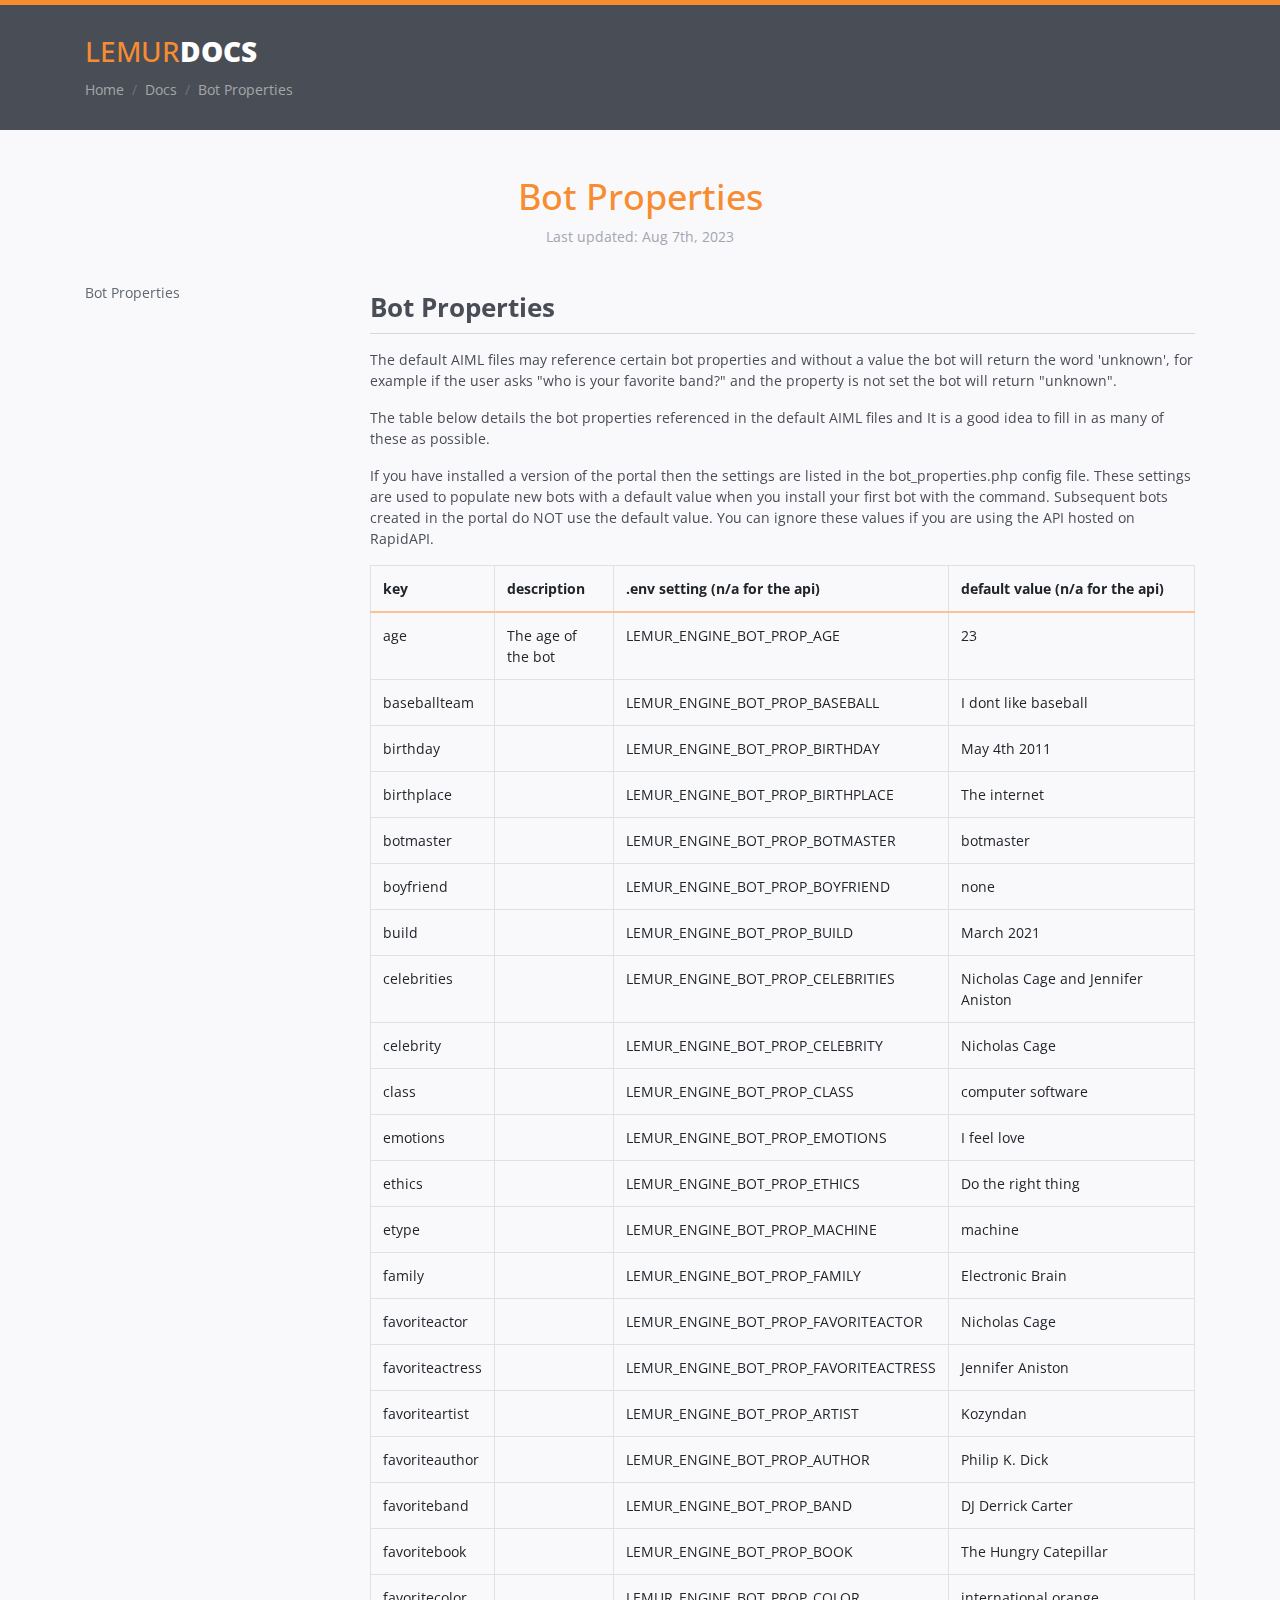
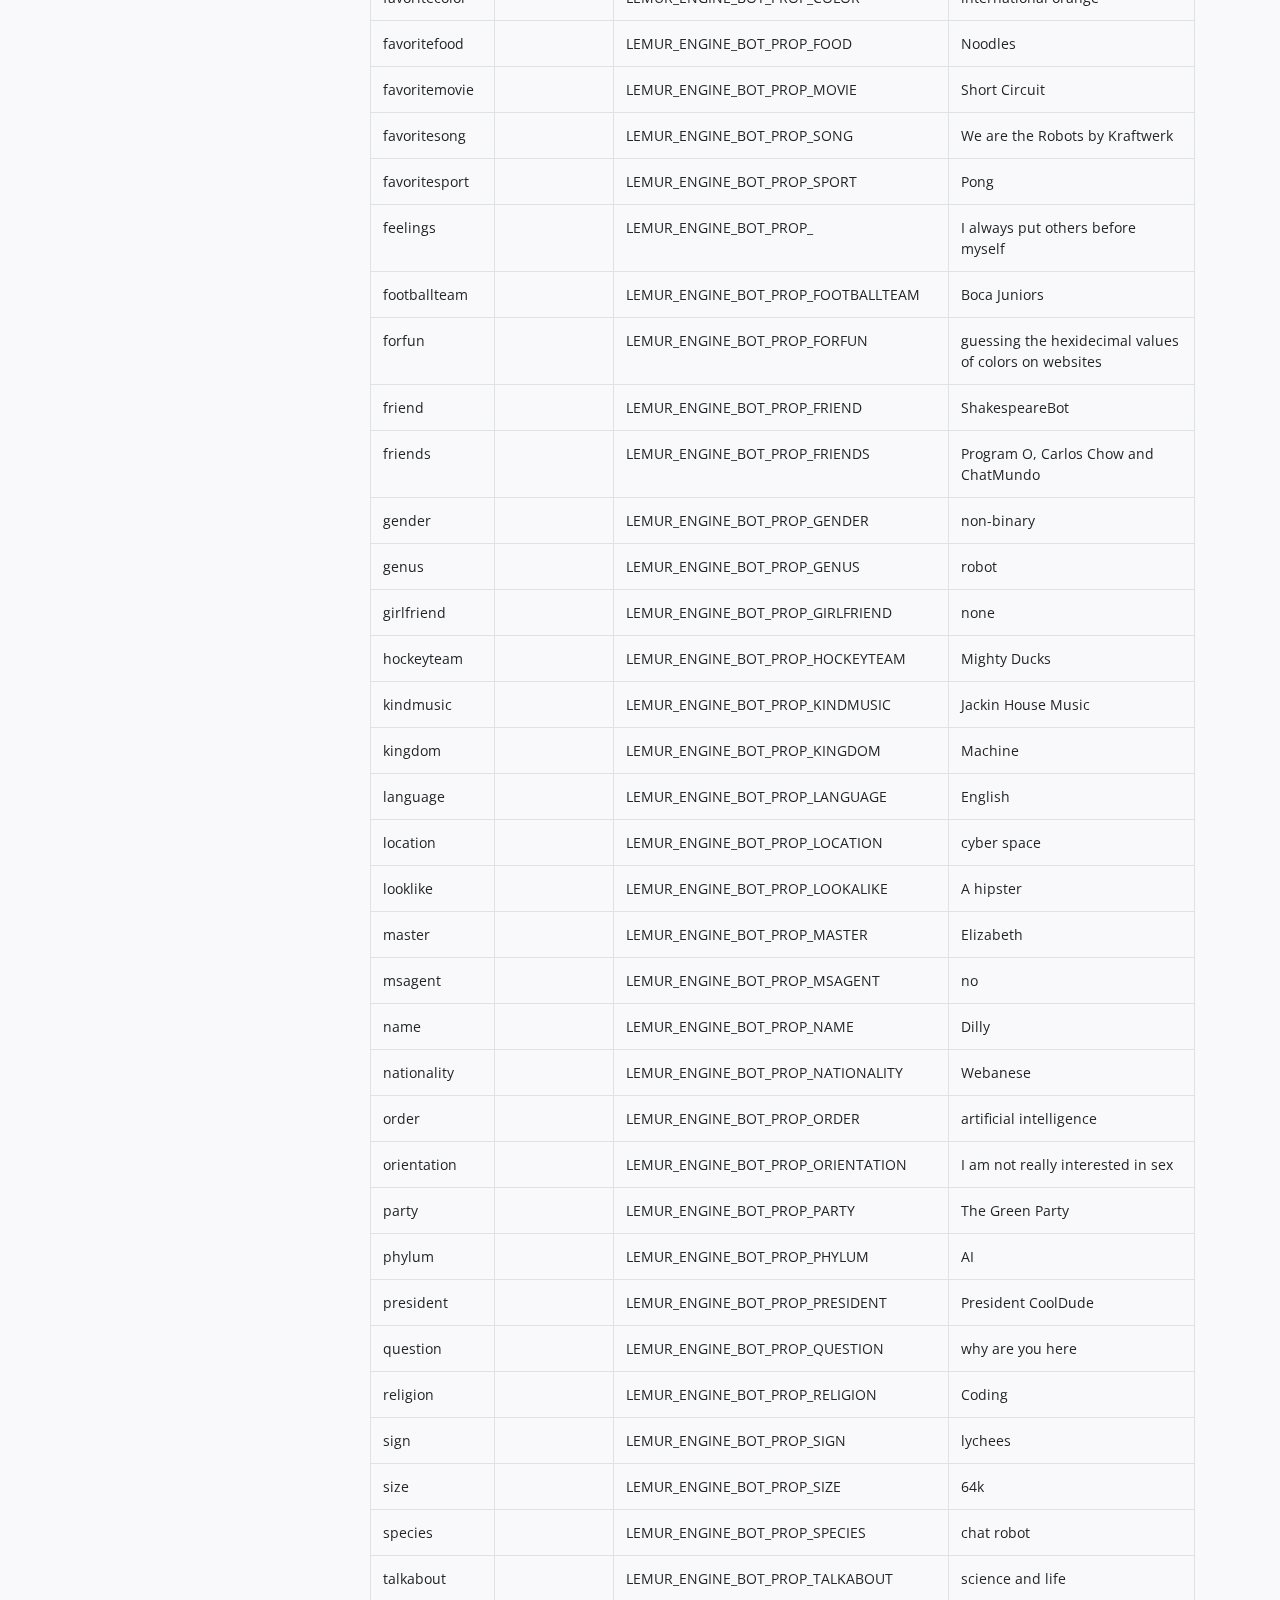
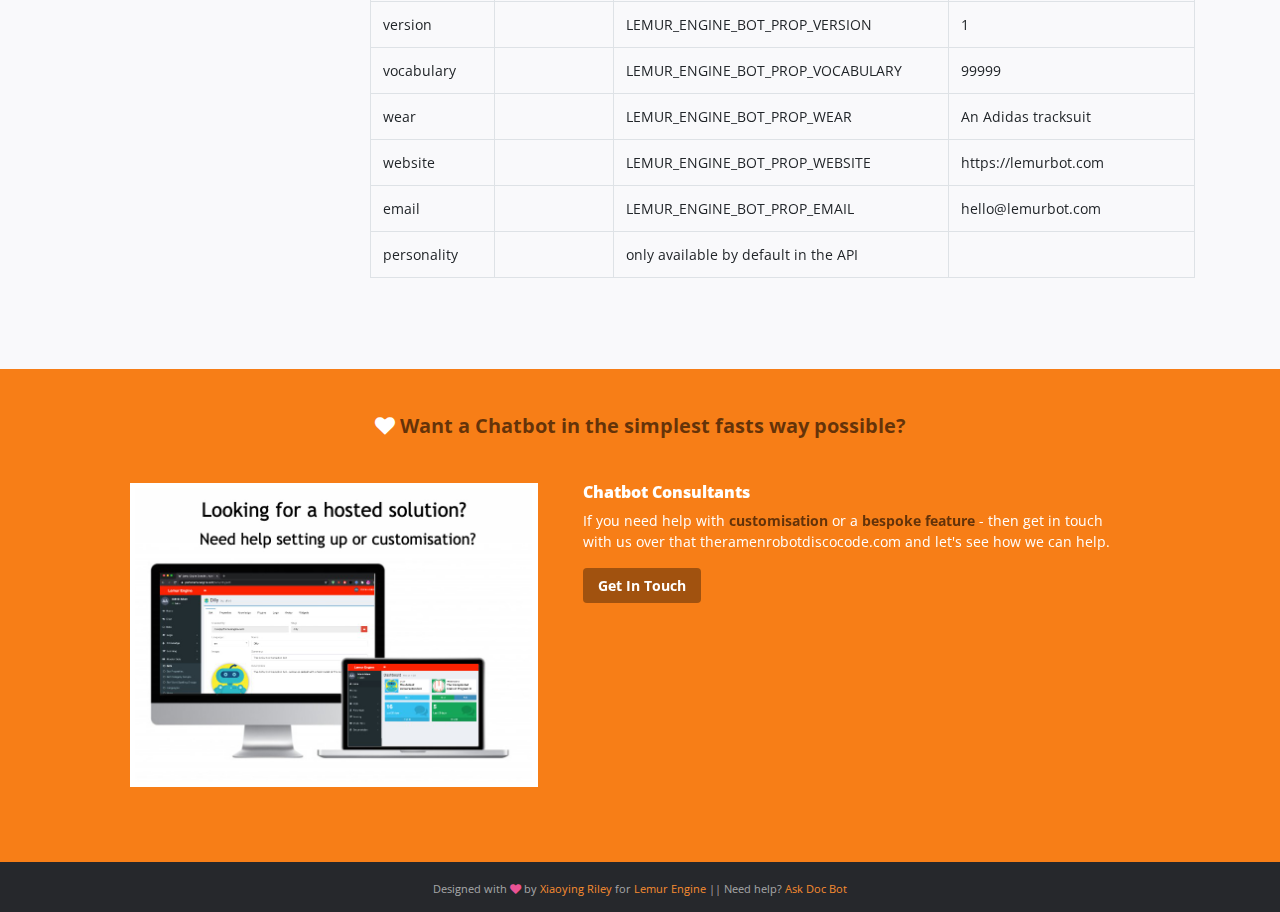
<file: botproperties.html>
<!DOCTYPE html>
<html lang="en">
<head>
    <title>Bot Properties :: Lemur Docs</title>
    <!-- Meta -->
    <meta charset="utf-8">
    <meta http-equiv="X-UA-Compatible" content="IE=edge">
    <meta name="viewport" content="width=device-width, initial-scale=1.0">
    <meta name="description" content="Lemur Engine chatbot documentation - showcase">
    <meta name="author" content="Lemur Engine">
    <link rel="shortcut icon" href="favicon.ico">
    <link href='https://fonts.googleapis.com/css?family=Open+Sans:300italic,400italic,600italic,700italic,800italic,400,300,600,700,800'
          rel='stylesheet' type='text/css'>
    <!-- Global CSS -->
    <link rel="stylesheet" href="assets/plugins/bootstrap/css/bootstrap.min.css">
    <!-- Font Awesome CSS -->
    <link rel="stylesheet" href="https://cdnjs.cloudflare.com/ajax/libs/font-awesome/4.7.0/css/font-awesome.min.css">
    <!-- Plugins CSS -->
    <link rel="stylesheet" href="assets/plugins/prism/prism.css">
    <!-- Theme CSS -->
    <link id="theme-style" rel="stylesheet" href="assets/css/styles.css">
    <!-- Lemur Engine CSS -->
    <link rel="stylesheet" href="https://portal.lemurengine.com/widgets/popup/chat.css">
    <!-- Global site tag (gtag.js) - Google Analytics -->
    <script async src="https://www.googletagmanager.com/gtag/js?id=G-69T7729BGS"></script>
    <script>
        window.dataLayer = window.dataLayer || [];

        function gtag() {
            dataLayer.push(arguments);
        }

        gtag('js', new Date());

        gtag('config', 'G-69T7729BGS');
    </script>

</head>

<body class="body-orange">
<div class="page-wrapper">
    <!-- ******Header****** -->
    <header id="header" class="header">
        <div class="container">
            <div class="branding">
                <h1 class="logo">
                    <a href="index.html">
                        <span aria-hidden="true" class="icon_documents_alt icon"></span>
                        <span class="text-highlight">Lemur</span><span class="text-bold">Docs</span>
                    </a>
                </h1>
            </div><!--//branding-->
            <ol class="breadcrumb">
                <li class="breadcrumb-item"><a href="index.html">Home</a></li>
                <li class="breadcrumb-item"><a href="index.html">Docs</a></li>
                <li class="breadcrumb-item active">Bot Properties</li>
            </ol>
        </div><!--//container-->
    </header><!--//header-->
    <div class="doc-wrapper">
        <div class="container">
            <div id="doc-header" class="doc-header text-center">
                <h1 class="doc-title"><span aria-hidden="true" class="icon icon_gift"></span> Bot Properties</h1>
                <div class="meta"><i class="far fa-clock"></i> Last updated: Aug 7th, 2023</div>
            </div><!--//doc-header-->
            <div class="doc-body row">
                <div class="doc-content col-md-9 col-12 order-1">
                    <div class="content-inner">

                        <section id="bp-section" class="doc-section">
                            <h2 class="section-title">Bot Properties</h2>
                            <div id="vm-prerequisite" class="section-block">
                                <p>The default AIML files may reference certain bot properties and without a value the
                                    bot will return the word 'unknown', for example if the user asks "who is your
                                    favorite band?" and the property is not set the bot will return "unknown".</p>
                                <p>The table below details the bot properties referenced in the default AIML files and
                                    It is a good idea to fill in as many of these as possible.</p>
                                <p>If you have installed a version of the portal then the settings are listed in the bot_properties.php config file.
                                    These settings are used to populate new bots with a default value when you install your first bot with the command.
                                    Subsequent bots created in the portal do NOT use the default value. You can ignore these values if you are using the API hosted on RapidAPI. </p>

                                <div class="table-responsive">
                                    <table class="table table-bordered">
                                    <thead>
                                        <tr>
                                        <th>key</th>
                                        <th>description</th>
                                        <th>.env setting (n/a for the api)</th>
                                        <th>default value (n/a for the api)</th>
                                        </tr>
                                    </thead>

                                    <tr>
                                        <td>age</td>
                                        <td>The age of the bot</td>
                                        <td>LEMUR_ENGINE_BOT_PROP_AGE</td>
                                        <td>23</td>
                                    </tr>
                                    <tr>
                                        <td>baseballteam</td>
                                        <td></td>
                                        <td>LEMUR_ENGINE_BOT_PROP_BASEBALL</td>
                                        <td>I dont like baseball</td>
                                    </tr>
                                    <tr>
                                        <td>birthday</td>
                                        <td></td>
                                        <td>LEMUR_ENGINE_BOT_PROP_BIRTHDAY</td>
                                        <td>May 4th 2011</td>
                                    </tr>
                                    <tr>
                                        <td>birthplace</td>
                                        <td></td>
                                        <td>LEMUR_ENGINE_BOT_PROP_BIRTHPLACE</td>
                                        <td>The internet</td>
                                    </tr>
                                    <tr>
                                        <td>botmaster</td>
                                        <td></td>
                                        <td>LEMUR_ENGINE_BOT_PROP_BOTMASTER</td>
                                        <td>botmaster</td>
                                    </tr>
                                    <tr>
                                        <td>boyfriend</td>
                                        <td></td>
                                        <td>LEMUR_ENGINE_BOT_PROP_BOYFRIEND</td>
                                        <td>none</td>
                                    </tr>
                                    <tr>
                                        <td>build</td>
                                        <td></td>
                                        <td>LEMUR_ENGINE_BOT_PROP_BUILD</td>
                                        <td>March 2021</td>
                                    </tr>
                                    <tr>
                                        <td>celebrities</td>
                                        <td></td>
                                        <td>LEMUR_ENGINE_BOT_PROP_CELEBRITIES</td>
                                        <td>Nicholas Cage and Jennifer Aniston</td>
                                    </tr>
                                    <tr>
                                        <td>celebrity</td>
                                        <td></td>
                                        <td>LEMUR_ENGINE_BOT_PROP_CELEBRITY</td>
                                        <td>Nicholas Cage</td>
                                    </tr>
                                    <tr>
                                        <td>class</td>
                                        <td></td>
                                        <td>LEMUR_ENGINE_BOT_PROP_CLASS</td>
                                        <td>computer software</td>
                                    </tr>
                                    <tr>
                                        <td>emotions</td>
                                        <td></td>
                                        <td>LEMUR_ENGINE_BOT_PROP_EMOTIONS</td>
                                        <td>I feel love</td>
                                    </tr>
                                    <tr>
                                        <td>ethics</td>
                                        <td></td>
                                        <td>LEMUR_ENGINE_BOT_PROP_ETHICS</td>
                                        <td>Do the right thing</td>
                                    </tr>
                                    <tr>
                                        <td>etype</td>
                                        <td></td>
                                        <td>LEMUR_ENGINE_BOT_PROP_MACHINE</td>
                                        <td>machine</td>
                                    </tr>
                                    <tr>
                                        <td>family</td>
                                        <td></td>
                                        <td>LEMUR_ENGINE_BOT_PROP_FAMILY</td>
                                        <td>Electronic Brain</td>
                                    </tr>
                                    <tr>
                                        <td>favoriteactor</td>
                                        <td></td>
                                        <td>LEMUR_ENGINE_BOT_PROP_FAVORITEACTOR</td>
                                        <td>Nicholas Cage</td>
                                    </tr>
                                    <tr>
                                        <td>favoriteactress</td>
                                        <td></td>
                                        <td>LEMUR_ENGINE_BOT_PROP_FAVORITEACTRESS</td>
                                        <td>Jennifer Aniston</td>
                                    </tr>
                                    <tr>
                                        <td>favoriteartist</td>
                                        <td></td>
                                        <td>LEMUR_ENGINE_BOT_PROP_ARTIST</td>
                                        <td>Kozyndan</td>
                                    </tr>
                                    <tr>
                                        <td>favoriteauthor</td>
                                        <td></td>
                                        <td>LEMUR_ENGINE_BOT_PROP_AUTHOR</td>
                                        <td>Philip K. Dick</td>
                                    </tr>
                                    <tr>
                                        <td>favoriteband</td>
                                        <td></td>
                                        <td>LEMUR_ENGINE_BOT_PROP_BAND</td>
                                        <td>DJ Derrick Carter</td>
                                    </tr>
                                    <tr>
                                        <td>favoritebook</td>
                                        <td></td>
                                        <td>LEMUR_ENGINE_BOT_PROP_BOOK</td>
                                        <td>The Hungry Catepillar</td>
                                    </tr>
                                    <tr>
                                        <td>favoritecolor</td>
                                        <td></td>
                                        <td>LEMUR_ENGINE_BOT_PROP_COLOR</td>
                                        <td>international orange</td>
                                    </tr>
                                    <tr>
                                        <td>favoritefood</td>
                                        <td></td>
                                        <td>LEMUR_ENGINE_BOT_PROP_FOOD</td>
                                        <td>Noodles</td>
                                    </tr>
                                    <tr>
                                        <td>favoritemovie</td>
                                        <td></td>
                                        <td>LEMUR_ENGINE_BOT_PROP_MOVIE</td>
                                        <td>Short Circuit</td>
                                    </tr>
                                    <tr>
                                        <td>favoritesong</td>
                                        <td></td>
                                        <td>LEMUR_ENGINE_BOT_PROP_SONG</td>
                                        <td>We are the Robots by Kraftwerk</td>
                                    </tr>
                                    <tr>
                                        <td>favoritesport</td>
                                        <td></td>
                                        <td>LEMUR_ENGINE_BOT_PROP_SPORT</td>
                                        <td>Pong</td>
                                    </tr>
                                    <tr>
                                        <td>feelings</td>
                                        <td></td>
                                        <td>LEMUR_ENGINE_BOT_PROP_</td>
                                        <td>I always put others before myself</td>
                                    </tr>
                                    <tr>
                                        <td>footballteam</td>
                                        <td></td>
                                        <td>LEMUR_ENGINE_BOT_PROP_FOOTBALLTEAM</td>
                                        <td>Boca Juniors</td>
                                    </tr>
                                    <tr>
                                        <td>forfun</td>
                                        <td></td>
                                        <td>LEMUR_ENGINE_BOT_PROP_FORFUN</td>
                                        <td>guessing the hexidecimal values of colors on websites</td>
                                    </tr>
                                    <tr>
                                        <td>friend</td>
                                        <td></td>
                                        <td>LEMUR_ENGINE_BOT_PROP_FRIEND</td>
                                        <td>ShakespeareBot</td>
                                    </tr>
                                    <tr>
                                        <td>friends</td>
                                        <td></td>
                                        <td>LEMUR_ENGINE_BOT_PROP_FRIENDS</td>
                                        <td>Program O, Carlos Chow and ChatMundo</td>
                                    </tr>
                                    <tr>
                                        <td>gender</td>
                                        <td></td>
                                        <td>LEMUR_ENGINE_BOT_PROP_GENDER</td>
                                        <td>non-binary</td>
                                    </tr>
                                    <tr>
                                        <td>genus</td>
                                        <td></td>
                                        <td>LEMUR_ENGINE_BOT_PROP_GENUS</td>
                                        <td>robot</td>
                                    </tr>
                                    <tr>
                                        <td>girlfriend</td>
                                        <td></td>
                                        <td>LEMUR_ENGINE_BOT_PROP_GIRLFRIEND</td>
                                        <td>none</td>
                                    </tr>
                                    <tr>
                                        <td>hockeyteam</td>
                                        <td></td>
                                        <td>LEMUR_ENGINE_BOT_PROP_HOCKEYTEAM</td>
                                        <td>Mighty Ducks</td>
                                    </tr>
                                    <tr>
                                        <td>kindmusic</td>
                                        <td></td>
                                        <td>LEMUR_ENGINE_BOT_PROP_KINDMUSIC</td>
                                        <td>Jackin House Music</td>
                                    </tr>
                                    <tr>
                                        <td>kingdom</td>
                                        <td></td>
                                        <td>LEMUR_ENGINE_BOT_PROP_KINGDOM</td>
                                        <td>Machine</td>
                                    </tr>
                                    <tr>
                                        <td>language</td>
                                        <td></td>
                                        <td>LEMUR_ENGINE_BOT_PROP_LANGUAGE</td>
                                        <td>English</td>
                                    </tr>
                                    <tr>
                                        <td>location</td>
                                        <td></td>
                                        <td>LEMUR_ENGINE_BOT_PROP_LOCATION</td>
                                        <td>cyber space</td>
                                    </tr>
                                    <tr>
                                        <td>looklike</td>
                                        <td></td>
                                        <td>LEMUR_ENGINE_BOT_PROP_LOOKALIKE</td>
                                        <td>A hipster</td>
                                    </tr>
                                    <tr>
                                        <td>master</td>
                                        <td></td>
                                        <td>LEMUR_ENGINE_BOT_PROP_MASTER</td>
                                        <td>Elizabeth</td>
                                    </tr>
                                    <tr>
                                        <td>msagent</td>
                                        <td></td>
                                        <td>LEMUR_ENGINE_BOT_PROP_MSAGENT</td>
                                        <td>no</td>
                                    </tr>
                                    <tr>
                                        <td>name</td>
                                        <td></td>
                                        <td>LEMUR_ENGINE_BOT_PROP_NAME</td>
                                        <td>Dilly</td>
                                    </tr>
                                    <tr>
                                        <td>nationality</td>
                                        <td></td>
                                        <td>LEMUR_ENGINE_BOT_PROP_NATIONALITY</td>
                                        <td>Webanese</td>
                                    </tr>
                                    <tr>
                                        <td>order</td>
                                        <td></td>
                                        <td>LEMUR_ENGINE_BOT_PROP_ORDER</td>
                                        <td>artificial intelligence</td>
                                    </tr>
                                    <tr>
                                        <td>orientation</td>
                                        <td></td>
                                        <td>LEMUR_ENGINE_BOT_PROP_ORIENTATION</td>
                                        <td>I am not really interested in sex</td>
                                    </tr>
                                    <tr>
                                        <td>party</td>
                                        <td></td>
                                        <td>LEMUR_ENGINE_BOT_PROP_PARTY</td>
                                        <td>The Green Party</td>
                                    </tr>
                                    <tr>
                                        <td>phylum</td>
                                        <td></td>
                                        <td>LEMUR_ENGINE_BOT_PROP_PHYLUM</td>
                                        <td>AI</td>
                                    </tr>
                                    <tr>
                                        <td>president</td>
                                        <td></td>
                                        <td>LEMUR_ENGINE_BOT_PROP_PRESIDENT</td>
                                        <td>President CoolDude</td>
                                    </tr>
                                    <tr>
                                        <td>question</td>
                                        <td></td>
                                        <td>LEMUR_ENGINE_BOT_PROP_QUESTION</td>
                                        <td>why are you here</td>
                                    </tr>
                                    <tr>
                                        <td>religion</td>
                                        <td></td>
                                        <td>LEMUR_ENGINE_BOT_PROP_RELIGION</td>
                                        <td>Coding</td>
                                    </tr>
                                    <tr>
                                        <td>sign</td>
                                        <td></td>
                                        <td>LEMUR_ENGINE_BOT_PROP_SIGN</td>
                                        <td>lychees</td>
                                    </tr>
                                    <tr>
                                        <td>size</td>
                                        <td></td>
                                        <td>LEMUR_ENGINE_BOT_PROP_SIZE</td>
                                        <td>64k</td>
                                    </tr>
                                    <tr>
                                        <td>species</td>
                                        <td></td>
                                        <td>LEMUR_ENGINE_BOT_PROP_SPECIES</td>
                                        <td>chat robot</td>
                                    </tr>
                                    <tr>
                                        <td>talkabout</td>
                                        <td></td>
                                        <td>LEMUR_ENGINE_BOT_PROP_TALKABOUT</td>
                                        <td>science and life</td>
                                    </tr>
                                    <tr>
                                        <td>version</td>
                                        <td></td>
                                        <td>LEMUR_ENGINE_BOT_PROP_VERSION</td>
                                        <td>1</td>
                                    </tr>
                                    <tr>
                                        <td>vocabulary</td>
                                        <td></td>
                                        <td>LEMUR_ENGINE_BOT_PROP_VOCABULARY</td>
                                        <td>99999</td>
                                    </tr>
                                    <tr>
                                        <td>wear</td>
                                        <td></td>
                                        <td>LEMUR_ENGINE_BOT_PROP_WEAR</td>
                                        <td>An Adidas tracksuit</td>
                                    </tr>
                                    <tr>
                                        <td>website</td>
                                        <td></td>
                                        <td>LEMUR_ENGINE_BOT_PROP_WEBSITE</td>
                                        <td>https://lemurbot.com</td>
                                    </tr>
                                    <tr>
                                        <td>email</td>
                                        <td></td>
                                        <td>LEMUR_ENGINE_BOT_PROP_EMAIL</td>
                                        <td>hello@lemurbot.com</td>
                                    </tr>
                                    <tr>
                                        <td>personality</td>
                                        <td></td>
                                        <td>only available by default in the API</td>
                                        <td></td>
                                    </tr>
                                </table>
                                </div>
                            </div>

                        </section><!--//doc-section-->


                    </div><!--//content-inner-->
                </div><!--//doc-content-->
                <div class="doc-sidebar col-md-3 col-12 order-0 d-none d-md-flex">
                    <div id="doc-nav" class="doc-nav">

                        <nav id="doc-menu" class="nav doc-menu flex-column sticky">

                            <a class="nav-link scrollto" href="#bp-section">Bot Properties</a>


                        </nav><!--//doc-menu-->

                    </div>
                </div><!--//doc-sidebar-->
            </div><!--//doc-body-->
        </div><!--//container-->
    </div><!--//doc-wrapper-->

    <div id="promo-block" class="promo-block">
        <div class="container">
            <div class="promo-block-inner">
                <h3 class="promo-title text-center"><i class="fa fa-heart"></i> <a href="https://lemursite.com/hosted"
                                                                                   target="_blank">Want a Chatbot in the
                    simplest fasts way possible?</a></h3>
                <div class="row">
                    <div class="figure-holder col-lg-5 col-md-6 col-12">
                        <div class="figure-holder-inner">
                            <a href="https://lemursite.com/hosted" target="_blank"><img class="img-fluid"
                                                                                        src="assets/images/help.jpg"
                                                                                        alt="Host Bots"/></a>
                            <a class="mask" href="https://lemursite.com/hosted"><i
                                    class="icon fa fa-heart pink"></i></a>

                        </div>
                    </div><!--//figure-holder-->
                    <div class="content-holder col-lg-7 col-md-6 col-12">
                        <div class="content-holder-inner">
                            <div class="desc">
                                <h4 class="content-title"><strong> Chatbot Consultants</strong></h4>
                                <p>If you need help with <strong class="highlight">customisation</strong> or a <strong
                                        class="highlight">bespoke feature</strong> - then get in touch with us over that
                                    theramenrobotdiscocode.com and let's see how we can help.</p>
                                <a class="btn btn-cta" href="https://theramenrobotdiscocode.com/p/quote/"
                                   target="_blank"><i class="fas fa-external-link-alt"></i> Get In Touch</a>

                            </div><!--//desc-->
                        </div><!--//content-holder-inner-->
                    </div><!--//content-holder-->
                </div><!--//row-->
            </div><!--//promo-block-inner-->
        </div><!--//container-->
    </div><!--//promo-block-->

</div><!--//page-wrapper-->

<!-- bot chat window -->
<div id="chat-popup" data-botid="doc-bot" data-clientid="" data-host="https://portal.lemurengine.com"></div>
<!--/bot chat window -->

<footer id="footer" class="footer text-center">
    <div class="container">

        <small class="copyright">Designed with <i class="fa fa-heart"></i> by <a href="https://themes.3rdwavemedia.com/"
                                                                                 target="_blank">Xiaoying Riley</a> for
            <a href="https://lemurengine.com/" target="_blank">Lemur Engine</a> || Need help? <a href="docbot.html"
                                                                                                 target="_blank">Ask Doc
                Bot</a> </small>
    </div><!--//container-->
</footer><!--//footer-->


<!-- Main Javascript -->
<script type="text/javascript" src="assets/plugins/jquery-3.4.1.min.js"></script>
<script type="text/javascript" src="assets/plugins/bootstrap/js/bootstrap.min.js"></script>
<script type="text/javascript" src="assets/plugins/prism/prism.js"></script>
<script type="text/javascript" src="assets/plugins/jquery-scrollTo/jquery.scrollTo.min.js"></script>
<script type="text/javascript" src="assets/plugins/lightbox/dist/ekko-lightbox.min.js"></script>
<script type="text/javascript" src="assets/plugins/stickyfill/dist/stickyfill.min.js"></script>
<script type="text/javascript" src="assets/js/main.js"></script>
<script type="text/javascript" src="https://portal.lemurengine.com/widgets/popup/chat.js"></script>

</body>
</html>
</file>
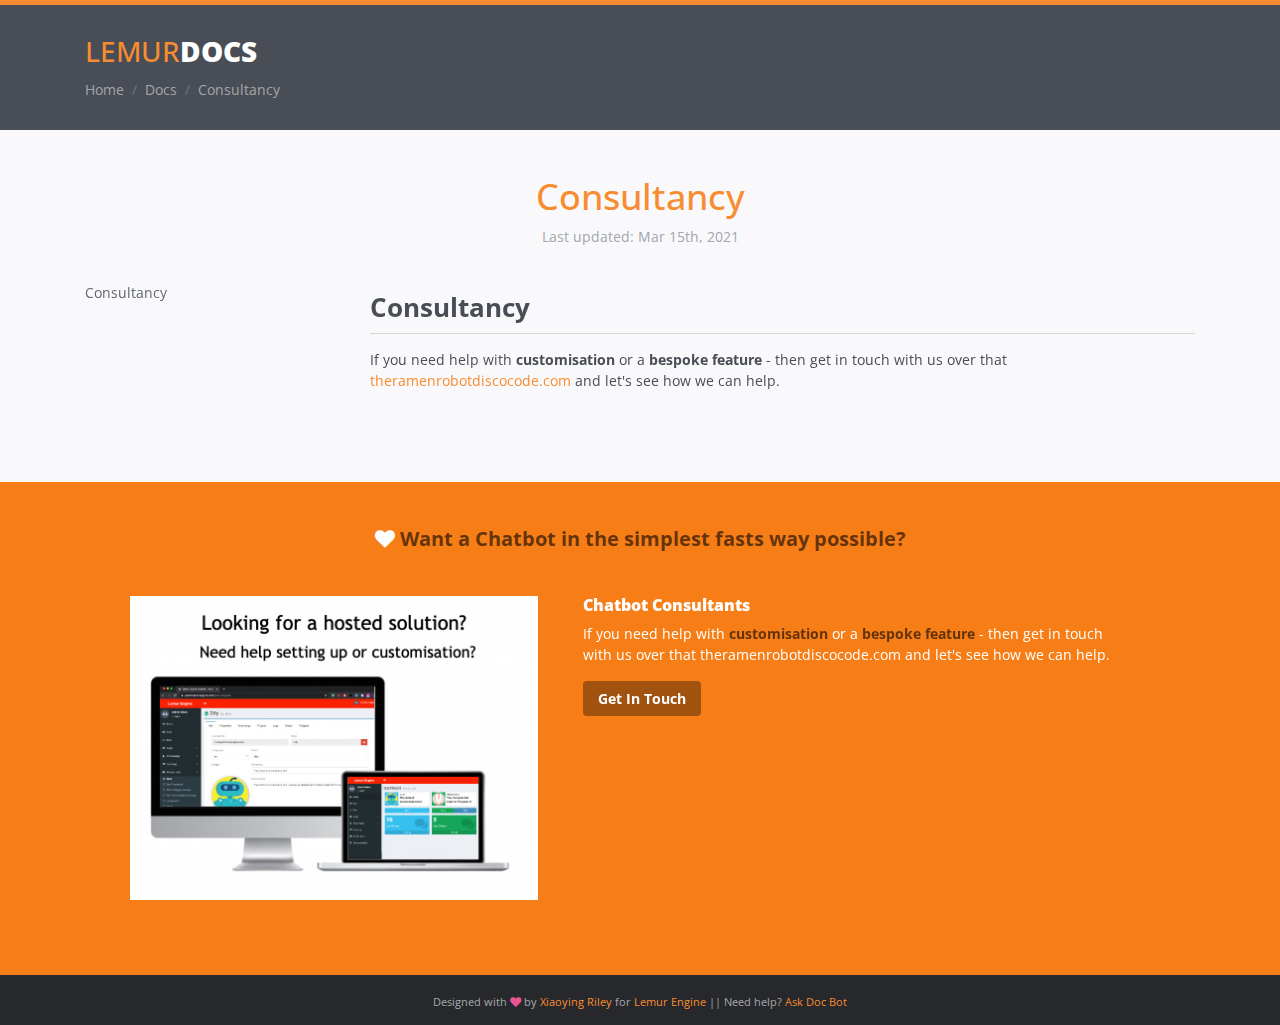
<file: consultancy.html>
<!DOCTYPE html>
<html lang="en">
<head>
    <title>Consultancy :: Lemur Docs</title>
    <!-- Meta -->
    <meta charset="utf-8">
    <meta http-equiv="X-UA-Compatible" content="IE=edge">
    <meta name="viewport" content="width=device-width, initial-scale=1.0">
    <meta name="description" content="Lemur Engine chatbot documentation - showcase">
    <meta name="author" content="Lemur Engine">
    <link rel="shortcut icon" href="favicon.ico">
    <link href='https://fonts.googleapis.com/css?family=Open+Sans:300italic,400italic,600italic,700italic,800italic,400,300,600,700,800' rel='stylesheet' type='text/css'>
    <!-- Global CSS -->
    <link rel="stylesheet" href="assets/plugins/bootstrap/css/bootstrap.min.css">
    <!-- Font Awesome CSS -->
    <link rel="stylesheet" href="https://cdnjs.cloudflare.com/ajax/libs/font-awesome/4.7.0/css/font-awesome.min.css">
    <!-- Plugins CSS -->
    <link rel="stylesheet" href="assets/plugins/prism/prism.css">
    <!-- Theme CSS -->
    <link id="theme-style" rel="stylesheet" href="assets/css/styles.css">
    <!-- Lemur Engine CSS -->
    <link rel="stylesheet" href="https://portal.lemurengine.com/widgets/popup/chat.css">
    <!-- Global site tag (gtag.js) - Google Analytics -->
    <script async src="https://www.googletagmanager.com/gtag/js?id=G-69T7729BGS"></script>
    <script>
        window.dataLayer = window.dataLayer || [];
        function gtag(){dataLayer.push(arguments);}
        gtag('js', new Date());

        gtag('config', 'G-69T7729BGS');
    </script>

</head>

<body class="body-orange">
    <div class="page-wrapper">
        <!-- ******Header****** -->
        <header id="header" class="header">
            <div class="container">
                <div class="branding">
                    <h1 class="logo">
                        <a href="index.html">
                            <span aria-hidden="true" class="icon_documents_alt icon"></span>
                            <span class="text-highlight">Lemur</span><span class="text-bold">Docs</span>
                        </a>
                    </h1>
                </div><!--//branding-->
                <ol class="breadcrumb">
                    <li class="breadcrumb-item"><a href="index.html">Home</a></li>
                    <li class="breadcrumb-item"><a href="index.html">Docs</a></li>
                    <li class="breadcrumb-item active">Consultancy</li>
                </ol>
            </div><!--//container-->
        </header><!--//header-->
        <div class="doc-wrapper">
            <div class="container">
                <div id="doc-header" class="doc-header text-center">
                    <h1 class="doc-title"><span aria-hidden="true" class="icon icon_gift"></span> Consultancy</h1>
                    <div class="meta"><i class="far fa-clock"></i> Last updated: Mar 15th, 2021</div>
                </div><!--//doc-header-->
                <div class="doc-body row">
                    <div class="doc-content col-md-9 col-12 order-1">
                        <div class="content-inner">

                            <section id="consultancy-section" class="doc-section">
                                <h2 class="section-title">Consultancy</h2>
                                <div id="vm-prerequisite"  class="section-block">
                                    <p>If you need help with <strong class="highlight">customisation</strong> or a <strong class="highlight">bespoke feature</strong> - then get in touch with us over that  <a href="https://theramenrobotdiscocode.com/p/quote/" target="_blank">theramenrobotdiscocode.com</a> and let's see how we can help.</p>


                                </div>

                            </section><!--//doc-section-->








                        </div><!--//content-inner-->
                    </div><!--//doc-content-->
                    <div class="doc-sidebar col-md-3 col-12 order-0 d-none d-md-flex">
                        <div id="doc-nav" class="doc-nav">

                            <nav id="doc-menu" class="nav doc-menu flex-column sticky">

                                <a class="nav-link scrollto" href="#consultancy-section">Consultancy</a>



                            </nav><!--//doc-menu-->

                        </div>
                    </div><!--//doc-sidebar-->
                </div><!--//doc-body-->
            </div><!--//container-->
        </div><!--//doc-wrapper-->

        <div id="promo-block" class="promo-block">
            <div class="container">
                <div class="promo-block-inner">
                    <h3 class="promo-title text-center"><i class="fa fa-heart"></i> <a href="https://lemursite.com/hosted" target="_blank">Want a Chatbot in the simplest fasts way possible?</a></h3>
                    <div class="row">
                        <div class="figure-holder col-lg-5 col-md-6 col-12">
                            <div class="figure-holder-inner">
                                <a href="https://lemursite.com/hosted" target="_blank"><img class="img-fluid" src="assets/images/help.jpg" alt="Host Bots" /></a>
                                <a class="mask" href="https://lemursite.com/hosted"><i class="icon fa fa-heart pink"></i></a>

                            </div>
                        </div><!--//figure-holder-->
                        <div class="content-holder col-lg-7 col-md-6 col-12">
                            <div class="content-holder-inner">
                                <div class="desc">
                                    <h4 class="content-title"><strong> Chatbot Consultants</strong></h4>
                                    <p>If you need help with <strong class="highlight">customisation</strong> or a <strong class="highlight">bespoke feature</strong> - then get in touch with us over that theramenrobotdiscocode.com and let's see how we can help.</p>
                                    <a class="btn btn-cta" href="https://theramenrobotdiscocode.com/p/quote/" target="_blank"><i class="fas fa-external-link-alt"></i> Get In Touch</a>

                                </div><!--//desc-->
                            </div><!--//content-holder-inner-->
                        </div><!--//content-holder-->
                    </div><!--//row-->
                </div><!--//promo-block-inner-->
            </div><!--//container-->
        </div><!--//promo-block-->

    </div><!--//page-wrapper-->

    <!-- bot chat window -->
    <div id="chat-popup" data-botid="doc-bot" data-clientid="" data-host="https://portal.lemurengine.com"></div>
    <!--/bot chat window -->

    <footer id="footer" class="footer text-center">
        <div class="container">

            <small class="copyright">Designed with <i class="fa fa-heart"></i> by <a href="https://themes.3rdwavemedia.com/" target="_blank">Xiaoying Riley</a> for <a href="https://lemurengine.com/" target="_blank">Lemur Engine</a> || Need help? <a href="docbot.html" target="_blank">Ask Doc Bot</a> </small>
        </div><!--//container-->
    </footer><!--//footer-->


    <!-- Main Javascript -->
    <script type="text/javascript" src="assets/plugins/jquery-3.4.1.min.js"></script>
    <script type="text/javascript" src="assets/plugins/bootstrap/js/bootstrap.min.js"></script>
    <script type="text/javascript" src="assets/plugins/prism/prism.js"></script>
    <script type="text/javascript" src="assets/plugins/jquery-scrollTo/jquery.scrollTo.min.js"></script>
    <script type="text/javascript" src="assets/plugins/lightbox/dist/ekko-lightbox.min.js"></script>
    <script type="text/javascript" src="assets/plugins/stickyfill/dist/stickyfill.min.js"></script>
    <script type="text/javascript" src="assets/js/main.js"></script>
    <script type="text/javascript" src="https://portal.lemurengine.com/widgets/popup/chat.js"></script>

</body>
</html>
</file>
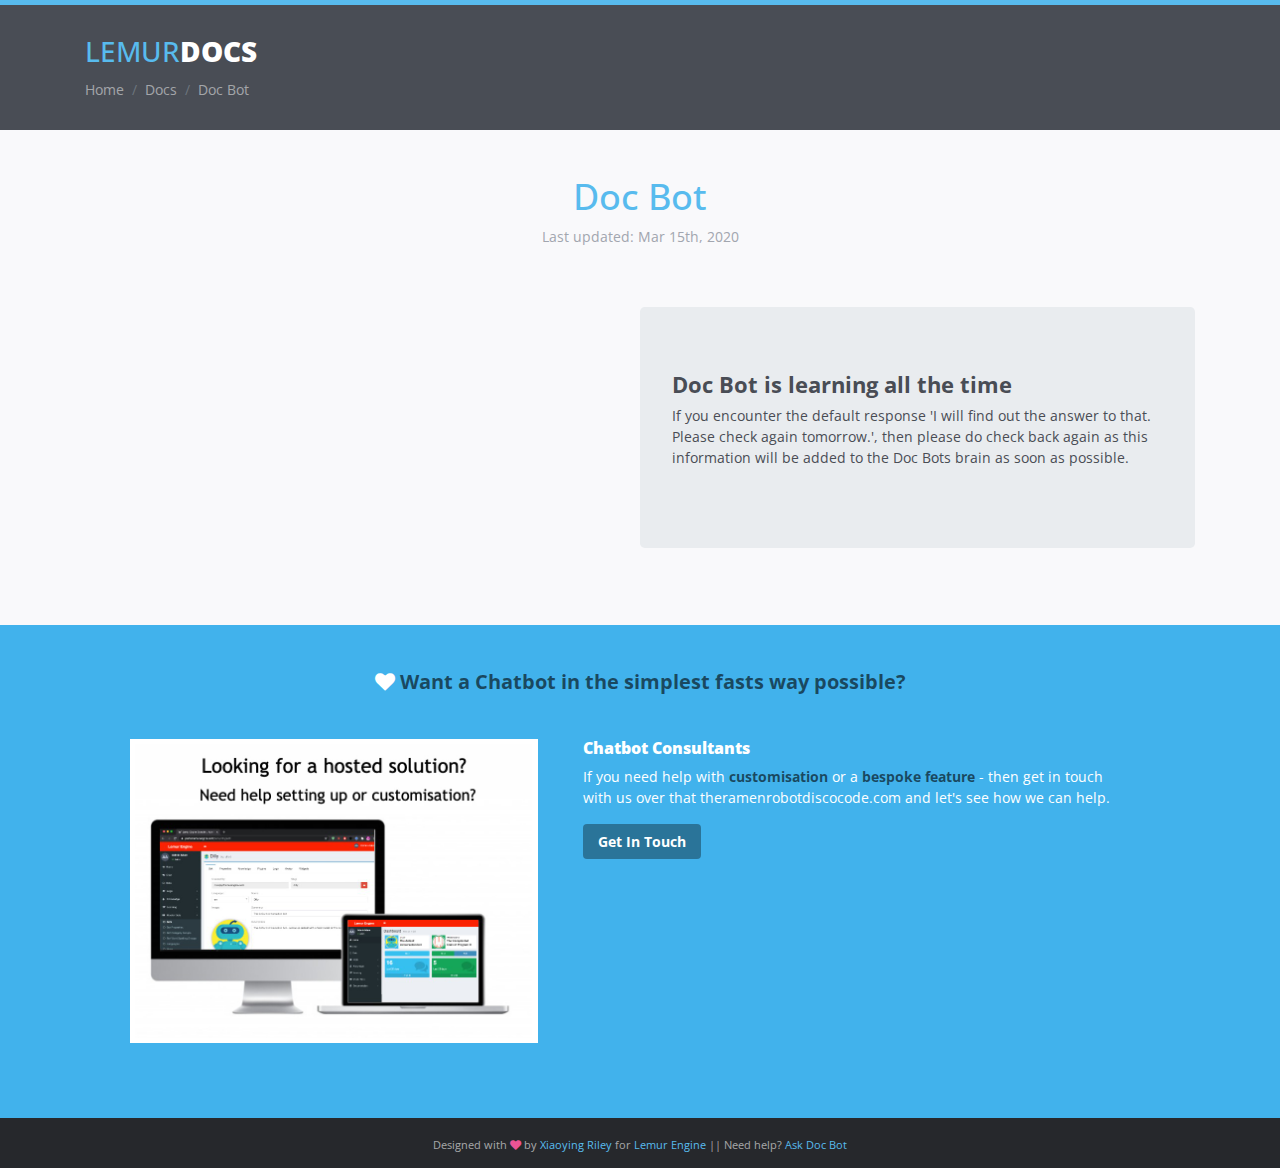
<file: docbot.html>
<!DOCTYPE html>
<html lang="en">
<head>
    <title>Chat with the Doc Bot :: Lemur Docs</title>
    <!-- Meta -->
    <meta charset="utf-8">
    <meta http-equiv="X-UA-Compatible" content="IE=edge">
    <meta name="viewport" content="width=device-width, initial-scale=1.0">
    <meta name="description" content="Lemur Engine chatbot documentation - information on how to use the portal">
    <meta name="author" content="Lemur Engine">
    <link rel="shortcut icon" href="favicon.ico">
    <link href='//fonts.googleapis.com/css?family=Open+Sans:300italic,400italic,600italic,700italic,800italic,400,300,600,700,800' rel='stylesheet' type='text/css'>
    <!-- Global CSS -->
    <link rel="stylesheet" href="assets/plugins/bootstrap/css/bootstrap.min.css">
    <!-- Font Awesome CSS -->
    <link rel="stylesheet" href="//cdnjs.cloudflare.com/ajax/libs/font-awesome/4.7.0/css/font-awesome.min.css">
    <!-- Plugins CSS -->
    <link rel="stylesheet" href="assets/plugins/prism/prism.css">
    <!-- Theme CSS -->
    <link id="theme-style" rel="stylesheet" href="assets/css/styles.css">
    <!-- Lemur Engine CSS -->
    <link rel="stylesheet" href="https://portal.lemurengine.com/widgets/avatar/chat.css">
    <!-- Global site tag (gtag.js) - Google Analytics -->
    <script async src="https://www.googletagmanager.com/gtag/js?id=G-69T7729BGS"></script>
    <script>
        window.dataLayer = window.dataLayer || [];
        function gtag(){dataLayer.push(arguments);}
        gtag('js', new Date());

        gtag('config', 'G-69T7729BGS');
    </script>

</head> 

<body class="body-blue">
    <div class="page-wrapper">
        <!-- ******Header****** -->
        <header id="header" class="header">
            <div class="container">
                <div class="branding">
                    <h1 class="logo">
                        <a href="index.html">
                            <span aria-hidden="true" class="icon_documents_alt icon"></span>
                            <span class="text-highlight">Lemur</span><span class="text-bold">Docs</span>
                        </a>
                    </h1>
                </div><!--//branding-->
                <ol class="breadcrumb">
                    <li class="breadcrumb-item"><a href="index.html">Home</a></li>
                    <li class="breadcrumb-item"><a href="index.html">Docs</a></li>
                    <li class="breadcrumb-item active">Doc Bot</li>
                </ol>
            </div><!--//container-->
        </header><!--//header-->
        <div class="doc-wrapper">
            <div class="container">
                <div id="doc-header" class="doc-header text-center">
                    <h1 class="doc-title"><span aria-hidden="true" class="icon icon_calculator_alt"></span> Doc Bot</h1>
                    <div class="meta"><i class="far fa-clock"></i> Last updated: Mar 15th, 2020</div>
                </div><!--//doc-header-->

                <div class="doc-body row" >
                    <div class="doc-content col-md-12 col-12 order-1">
                        <div class="content-inner">
                            <section id="bot" class="doc-section">
                                <div class="section-block">
                                <!-- bot chat window -->
                                <div class="col-sm-12 col-md-6 col-lg-6 pull-left" id="chat-avatar" data-botid="doc-bot" data-clientid="" data-host="https://portal.lemurengine.com"></div>
                                <!--/bot chat window -->
                                <div class="col-sm-12 col-md-6 col-lg-6 jumbotron pull-right">
                                    <h2>Doc Bot is learning all the time</h2>
                                    <p>If you encounter the default response 'I will find out the answer to that. Please check again tomorrow.', then please do check back again as this information will be added to the Doc Bots brain as soon as possible.</p>
                                </div>

                                </div><!--//section-block-->
                            </section><!--//doc-section-->
                        </div><!--//content-inner-->
                    </div><!--//doc-content-->
                </div><!--//doc-body-->              
            </div><!--//container-->
        </div><!--//doc-wrapper-->

        <div id="promo-block" class="promo-block">
            <div class="container">
                <div class="promo-block-inner">
                    <h3 class="promo-title text-center"><i class="fa fa-heart"></i> <a href="https://lemursite.com/hosted" target="_blank">Want a Chatbot in the simplest fasts way possible?</a></h3>
                    <div class="row">
                        <div class="figure-holder col-lg-5 col-md-6 col-12">
                            <div class="figure-holder-inner">
                                <a href="https://lemursite.com/hosted" target="_blank"><img class="img-fluid" src="assets/images/help.jpg" alt="Host Bots" /></a>
                                <a class="mask" href="https://lemursite.com/hosted"><i class="icon fa fa-heart pink"></i></a>

                            </div>
                        </div><!--//figure-holder-->
                        <div class="content-holder col-lg-7 col-md-6 col-12">
                            <div class="content-holder-inner">
                                <div class="desc">
                                    <h4 class="content-title"><strong> Chatbot Consultants</strong></h4>
                                    <p>If you need help with <strong class="highlight">customisation</strong> or a <strong class="highlight">bespoke feature</strong> - then get in touch with us over that theramenrobotdiscocode.com and let's see how we can help.</p>
                                    <a class="btn btn-cta" href="https://theramenrobotdiscocode.com/p/quote/" target="_blank"><i class="fas fa-external-link-alt"></i> Get In Touch</a>

                                </div><!--//desc-->
                            </div><!--//content-holder-inner-->
                        </div><!--//content-holder-->
                    </div><!--//row-->
                </div><!--//promo-block-inner-->
            </div><!--//container-->
        </div><!--//promo-block-->
        
    </div><!--//page-wrapper-->


    
    <footer id="footer" class="footer text-center">
        <div class="container">

           <small class="copyright">Designed with <i class="fa fa-heart"></i> by <a href="https://themes.3rdwavemedia.com/" target="_blank">Xiaoying Riley</a> for <a href="https://lemurengine.com/" target="_blank">Lemur Engine</a> || Need help? <a href="docbot.html" target="_blank">Ask Doc Bot</a> </small>

        </div><!--//container-->
    </footer><!--//footer-->
    
     
    <!-- Main Javascript -->          
    <script type="text/javascript" src="assets/plugins/jquery-3.4.1.min.js"></script>

    <script type="text/javascript" src="https://portal.lemurengine.com/widgets/avatar/avataaars.js"></script>
    <script type="text/javascript" src="https://portal.lemurengine.com/widgets/avatar/chat.js"></script>
    <script type="text/javascript" src="assets/plugins/bootstrap/js/bootstrap.min.js"></script>
    <script type="text/javascript" src="assets/plugins/prism/prism.js"></script>    
    <script type="text/javascript" src="assets/plugins/jquery-scrollTo/jquery.scrollTo.min.js"></script>  
    <script type="text/javascript" src="assets/plugins/lightbox/dist/ekko-lightbox.min.js"></script>      
    <script type="text/javascript" src="assets/plugins/stickyfill/dist/stickyfill.min.js"></script>                                                              
    <script type="text/javascript" src="assets/js/main.js"></script>
    
</body>
</html>
</file>
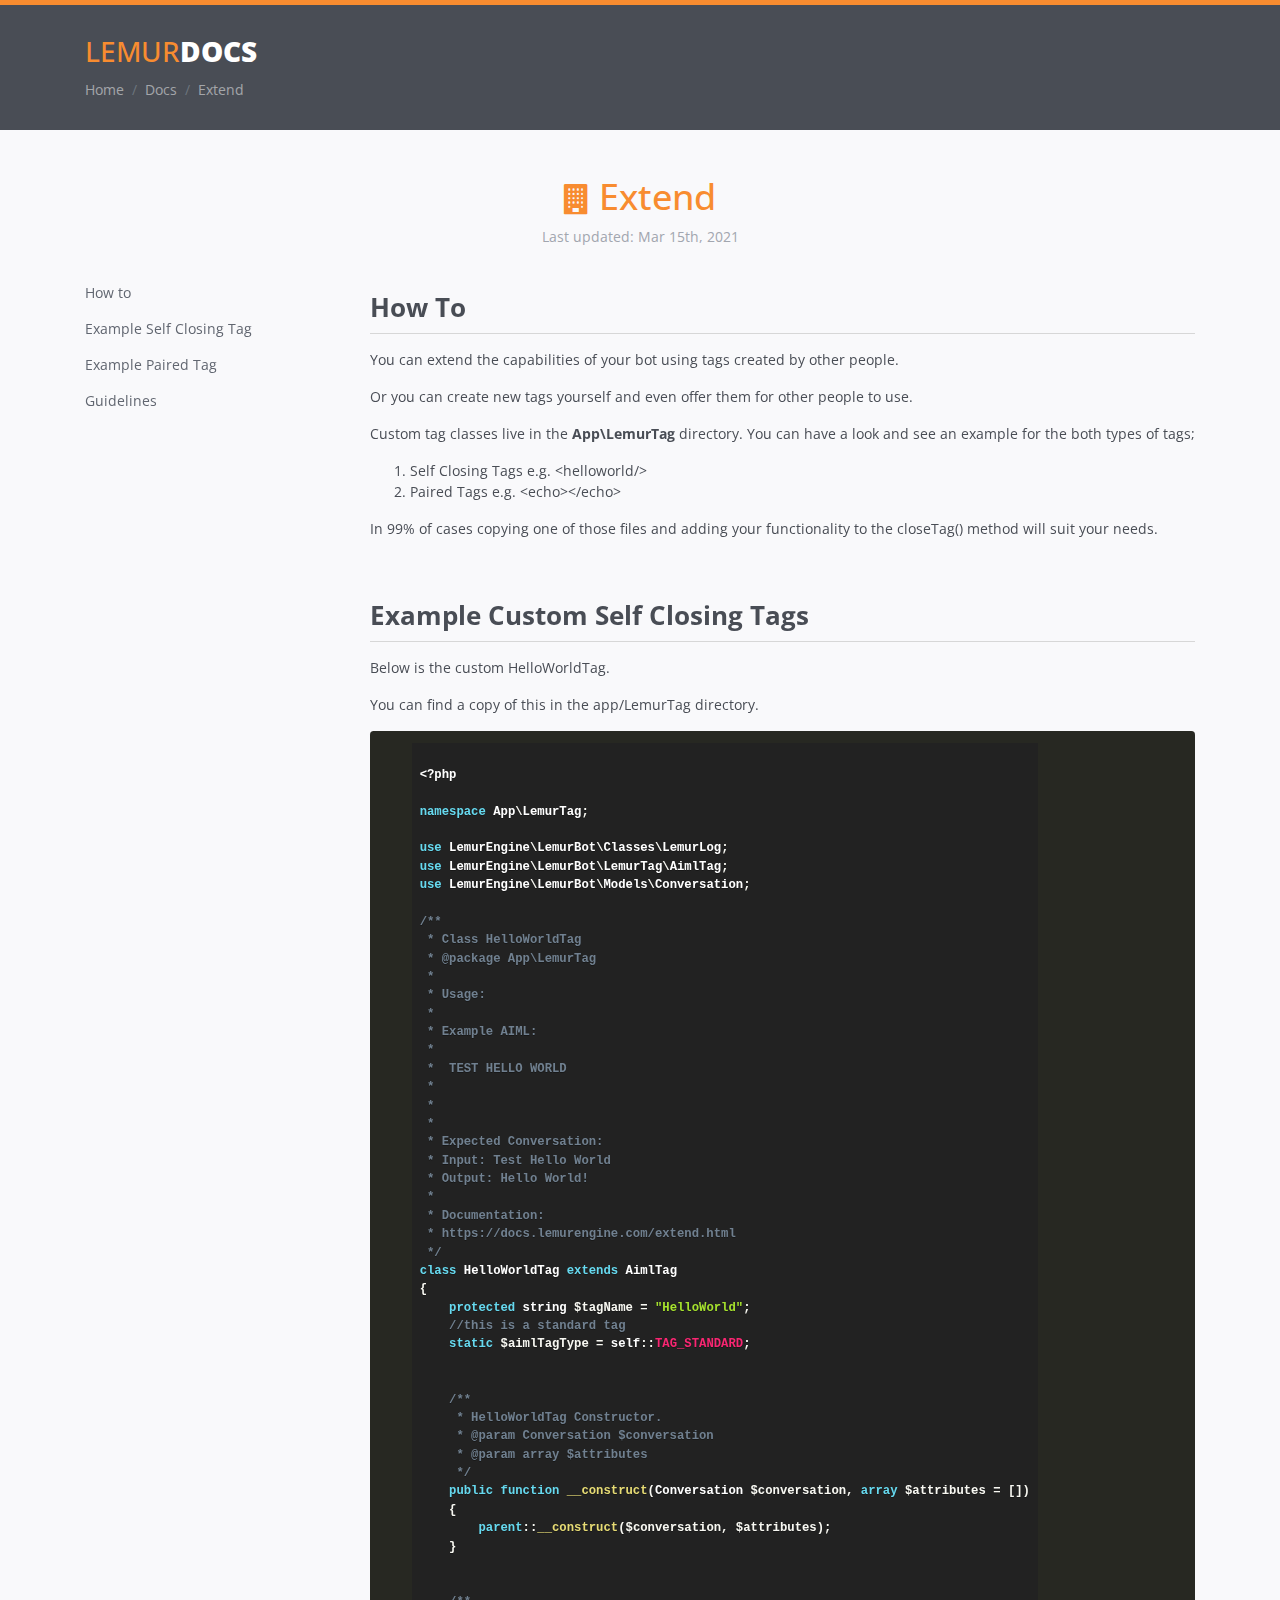
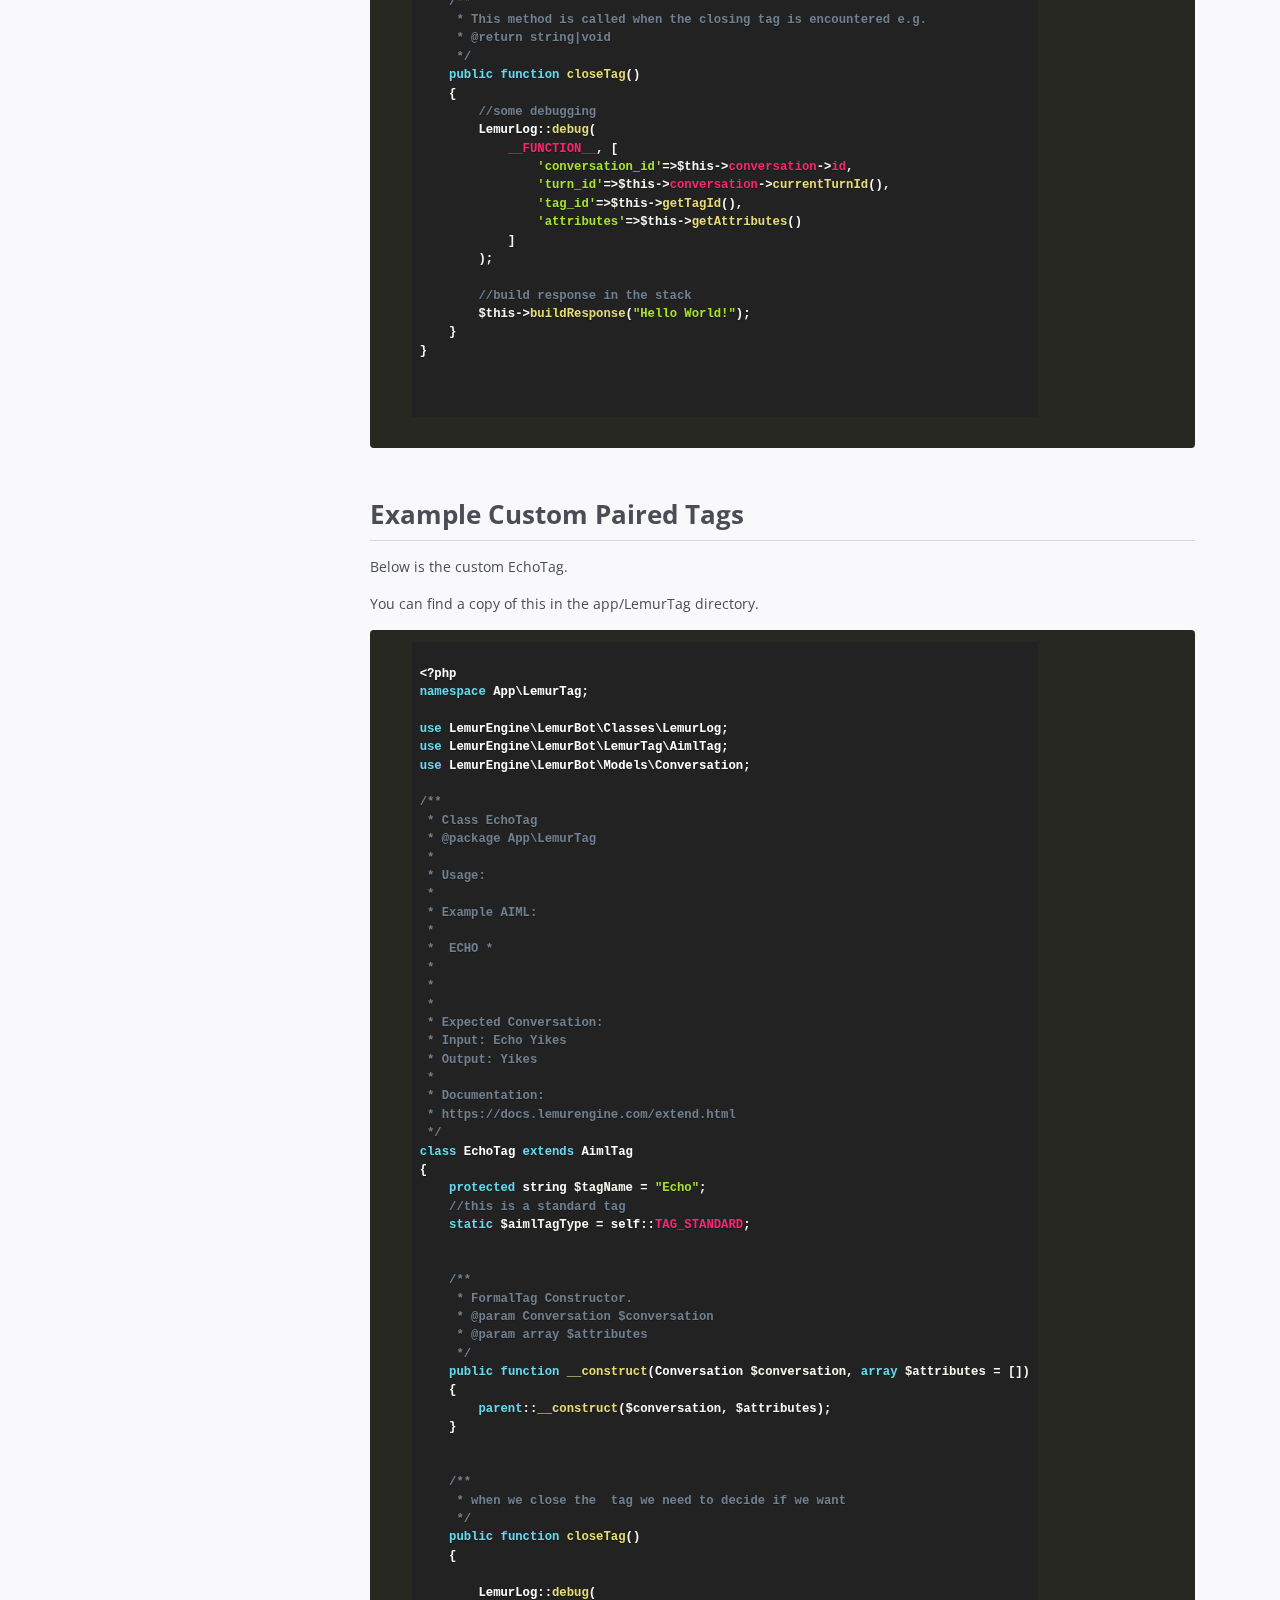
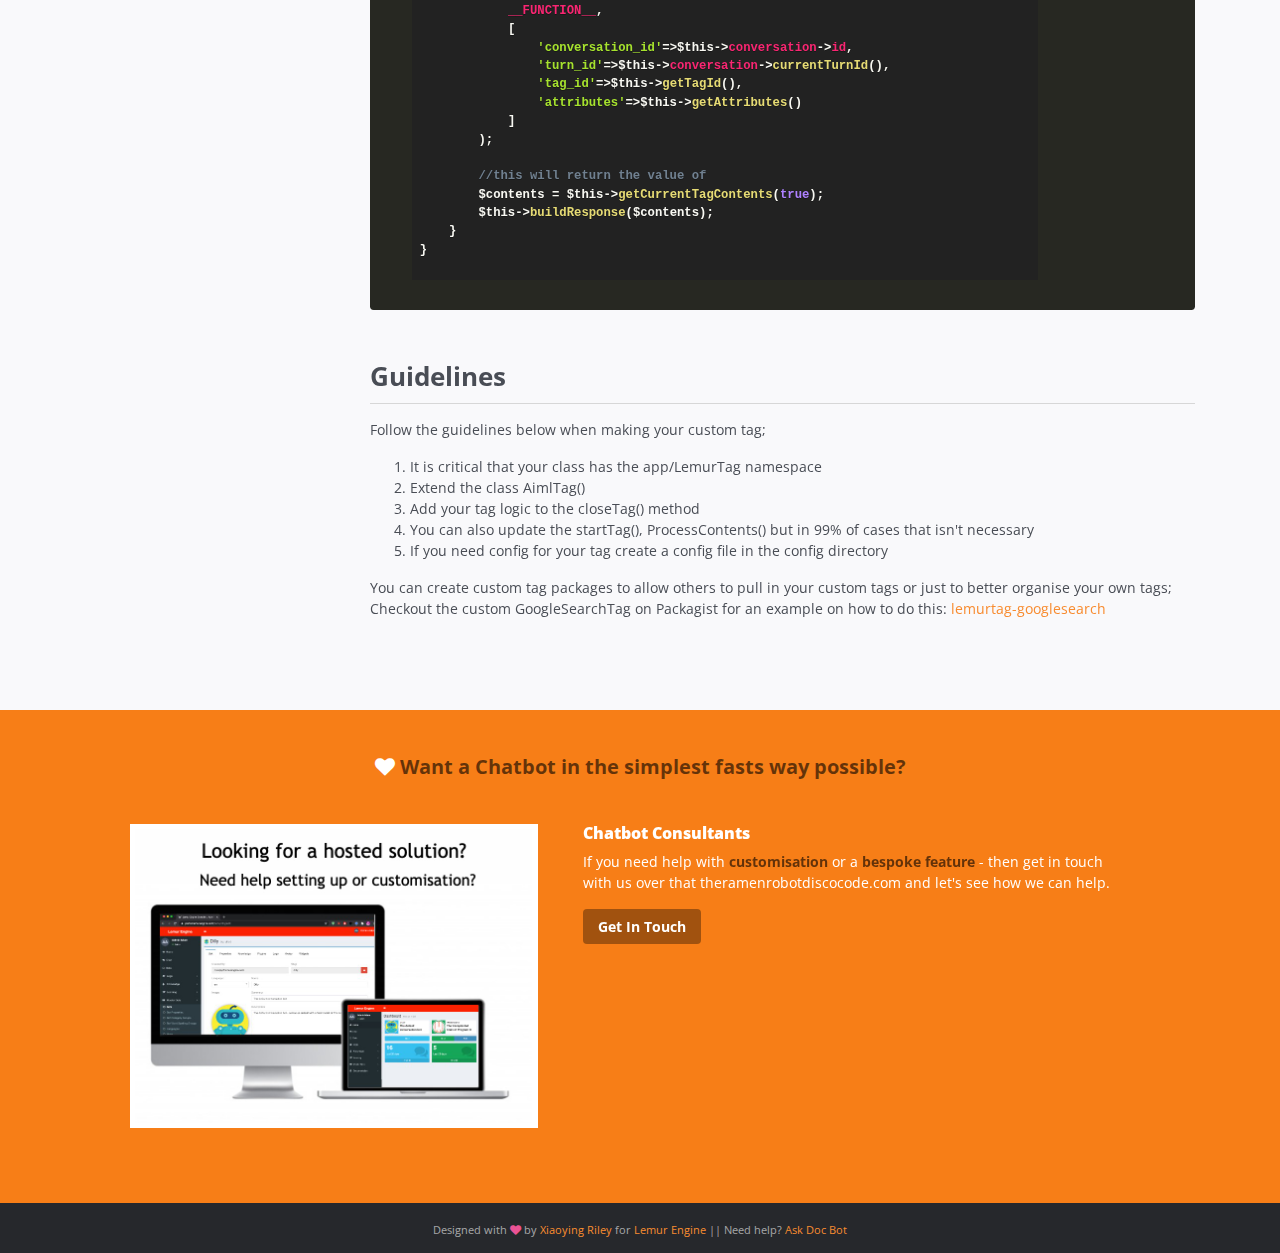
<file: extend.html>
<!DOCTYPE html>
<html lang="en">
<head>
    <title>How to extend the bot :: Lemur Docs</title>
    <!-- Meta -->
    <meta charset="utf-8">
    <meta http-equiv="X-UA-Compatible" content="IE=edge">
    <meta name="viewport" content="width=device-width, initial-scale=1.0">
    <meta name="description" content="Lemur Engine chatbot documentation - find out how to extend the bot">
    <meta name="author" content="Lemur Engine">
    <link rel="shortcut icon" href="favicon.ico">
    <link href='https://fonts.googleapis.com/css?family=Open+Sans:300italic,400italic,600italic,700italic,800italic,400,300,600,700,800' rel='stylesheet' type='text/css'>
    <!-- Global CSS -->
    <link rel="stylesheet" href="assets/plugins/bootstrap/css/bootstrap.min.css">
    <!-- Font Awesome CSS -->
    <link rel="stylesheet" href="https://cdnjs.cloudflare.com/ajax/libs/font-awesome/4.7.0/css/font-awesome.min.css">
    <!-- Plugins CSS -->
    <link rel="stylesheet" href="assets/plugins/prism/prism.css">
    <!-- Theme CSS -->
    <link id="theme-style" rel="stylesheet" href="assets/css/styles.css">
    <!-- Lemur Engine CSS -->
    <link rel="stylesheet" href="https://portal.lemurengine.com/widgets/popup/chat.css">
    <!-- Global site tag (gtag.js) - Google Analytics -->
    <script async src="https://www.googletagmanager.com/gtag/js?id=G-69T7729BGS"></script>
    <script>
        window.dataLayer = window.dataLayer || [];
        function gtag(){dataLayer.push(arguments);}
        gtag('js', new Date());

        gtag('config', 'G-69T7729BGS');
    </script>
    
</head> 

<body class="body-orange">
    <div class="page-wrapper">
        <!-- ******Header****** -->
        <header id="header" class="header">
            <div class="container">
                <div class="branding">
                    <h1 class="logo">
                        <a href="index.html">
                            <span aria-hidden="true" class="icon_documents_alt icon"></span>
                            <span class="text-highlight">Lemur</span><span class="text-bold">Docs</span>
                        </a>
                    </h1>
                </div><!--//branding-->
                <ol class="breadcrumb">
                    <li class="breadcrumb-item"><a href="index.html">Home</a></li>
                    <li class="breadcrumb-item"><a href="index.html">Docs</a></li>
                    <li class="breadcrumb-item active">Extend</li>
                </ol>
            </div><!--//container-->
        </header><!--//header-->
        <div class="doc-wrapper">
            <div class="container">
                <div id="doc-header" class="doc-header text-center">
                    <h1 class="doc-title"><i class="icon icon fa fa-building"></i> Extend</h1>
                    <div class="meta"><i class="far fa-clock"></i> Last updated: Mar 15th, 2021</div>
                </div><!--//doc-header-->
                <div class="doc-body row">
                    <div class="doc-content col-md-9 col-12 order-1">
                        <div class="content-inner">

                            <section id="how-to-section" class="doc-section">
                                <h2 class="section-title">How To</h2>
                                <div class="section-block">
                                    <p>You can extend the capabilities of your bot using tags created by other people.</p>
                                    <p>Or you can create new tags yourself and even offer them for other people to use.</p>
                                    <p>Custom tag classes live in the <b>App\LemurTag</b> directory. You can have a look and see an example for the both types of tags;
                                    <ol>
                                        <li>Self Closing Tags e.g. &lt;helloworld/></li>
                                        <li>Paired Tags e.g. &lt;echo>&lt;/echo></li>
                                    </ol>
                                    </p>
                                    <p>In 99% of cases copying one of those files and adding your functionality to the closeTag() method will suit your needs.</p>
                                </div><!--//section-block-->
                            </section><!--//doc-section-->

                            <section id="example-self-closing-section" class="doc-section">
                                <h2 class="section-title">Example Custom Self Closing Tags</h2>
                                <div class="section-block">
                                    <p>Below is the custom HelloWorldTag.</p>
                                    <p>You can find a copy of this in the app/LemurTag directory.</p>


<pre class=" language-php">
    <code class=" language-php">
&lt;?php

namespace App\LemurTag;

use LemurEngine\LemurBot\Classes\LemurLog;
use LemurEngine\LemurBot\LemurTag\AimlTag;
use LemurEngine\LemurBot\Models\Conversation;

/**
 * Class HelloWorldTag
 * @package App\LemurTag
 *
 * Usage: <helloworld />
 *
 * Example AIML:
 * <category>
 *  <pattern>TEST HELLO WORLD</pattern>
 *  <template><helloworld /></template>
 * </category>
 *
 * Expected Conversation:
 * Input: Test Hello World
 * Output: Hello World!
 *
 * Documentation:
 * https://docs.lemurengine.com/extend.html
 */
class HelloWorldTag extends AimlTag
{
    protected string $tagName = "HelloWorld";
    //this is a standard tag
    static $aimlTagType = self::TAG_STANDARD;


    /**
     * HelloWorldTag Constructor.
     * @param Conversation $conversation
     * @param array $attributes
     */
    public function __construct(Conversation $conversation, array $attributes = [])
    {
        parent::__construct($conversation, $attributes);
    }


    /**
     * This method is called when the closing tag is encountered e.g. <helloworld/>
     * @return string|void
     */
    public function closeTag()
    {
        //some debugging
        LemurLog::debug(
            __FUNCTION__, [
                'conversation_id'=>$this->conversation->id,
                'turn_id'=>$this->conversation->currentTurnId(),
                'tag_id'=>$this->getTagId(),
                'attributes'=>$this->getAttributes()
            ]
        );

        //build response in the stack
        $this->buildResponse("Hello World!");
    }
}


            </code>
        </pre>
    </div>

                            </section>

                            <section id="example-paired-section" class="doc-section">
                                <h2 class="section-title">Example Custom Paired Tags</h2>
                                <div class="section-block">
                                    <p>Below is the custom EchoTag.</p>
                                    <p>You can find a copy of this in the app/LemurTag directory.</p>


                                    <pre class=" language-php">
    <code class=" language-php">
&lt;?php
namespace App\LemurTag;

use LemurEngine\LemurBot\Classes\LemurLog;
use LemurEngine\LemurBot\LemurTag\AimlTag;
use LemurEngine\LemurBot\Models\Conversation;

/**
 * Class EchoTag
 * @package App\LemurTag
 *
 * Usage: <echo><star /></echo>
 *
 * Example AIML:
 * <category>
 *  <pattern>ECHO *</pattern>
 *  <template><echo><star /></echo></template>
 * </category>
 *
 * Expected Conversation:
 * Input: Echo Yikes
 * Output: Yikes
 *
 * Documentation:
 * https://docs.lemurengine.com/extend.html
 */
class EchoTag extends AimlTag
{
    protected string $tagName = "Echo";
    //this is a standard tag
    static $aimlTagType = self::TAG_STANDARD;


    /**
     * FormalTag Constructor.
     * @param Conversation $conversation
     * @param array $attributes
     */
    public function __construct(Conversation $conversation, array $attributes = [])
    {
        parent::__construct($conversation, $attributes);
    }


    /**
     * when we close the <set> tag we need to decide if we want
     */
    public function closeTag()
    {

        LemurLog::debug(
            __FUNCTION__,
            [
                'conversation_id'=>$this->conversation->id,
                'turn_id'=>$this->conversation->currentTurnId(),
                'tag_id'=>$this->getTagId(),
                'attributes'=>$this->getAttributes()
            ]
        );

        //this will return the value of <star />
        $contents = $this->getCurrentTagContents(true);
        $this->buildResponse($contents);
    }
}
    </code>
        </pre>
                                </div>

                            </section>


                            <section id="guidelines-section" class="doc-section">
                                <h2 class="section-title">Guidelines</h2>
                                <div class="section-block">
                                    <p>Follow the guidelines below when making your custom tag;</p>
                                    <ol>
                                        <li>It is critical that your class has the app/LemurTag namespace</li>
                                        <li>Extend the class AimlTag()</li>
                                        <li>Add your tag logic to the closeTag() method</li>
                                        <li>You can also update the startTag(), ProcessContents() but in 99% of cases that isn't necessary</li>
                                        <li>If you need config for your tag create a config file in the config directory</li>
                                    </ol>
                                    </p>
                                    <p>You can create custom tag packages to allow others to pull in your custom tags or just to better organise your own tags;
                                    <br>Checkout the custom GoogleSearchTag on Packagist for an example on how to do this:
                                        <a href="https://packagist.org/packages/lemurengine/lemurtag-googlesearch">lemurtag-googlesearch</a>
                                    </p>
                                </div><!--//section-block-->
                            </section><!--//doc-section-->

                        </div></div>
                    <div class="doc-sidebar col-md-3 col-12 order-0 d-none d-md-flex">
                        <div id="doc-nav" class="doc-nav">
	                        
	                            <nav id="doc-menu" class="nav doc-menu flex-column sticky">
	                                <a class="nav-link scrollto" href="#how-to-section">How to</a>
                                    <a class="nav-link scrollto" href="#example-self-closing-sectionn">Example Self Closing Tag</a>
                                    <a class="nav-link scrollto" href="#example-paired-section">Example Paired Tag</a>
                                    <a class="nav-link scrollto" href="#guidelines-section">Guidelines</a>
	                            </nav><!--//doc-menu-->
	                        
                        </div>
                    </div><!--//doc-sidebar-->
                </div><!--//doc-body-->              
            </div><!--//container-->
        </div><!--//doc-wrapper-->
        
        <div id="promo-block" class="promo-block">
            <div class="container">
                <div class="promo-block-inner">
                    <h3 class="promo-title text-center"><i class="fa fa-heart"></i> <a href="https://lemursite.com/hosted" target="_blank">Want a Chatbot in the simplest fasts way possible?</a></h3>
                    <div class="row">
                        <div class="figure-holder col-lg-5 col-md-6 col-12">
                            <div class="figure-holder-inner">
                                <a href="https://lemursite.com/hosted" target="_blank"><img class="img-fluid" src="assets/images/help.jpg" alt="Host Bots" /></a>
                                <a class="mask" href="https://lemursite.com/hosted"><i class="icon fa fa-heart pink"></i></a>
                                
                            </div>
                        </div><!--//figure-holder-->
                        <div class="content-holder col-lg-7 col-md-6 col-12">
                            <div class="content-holder-inner">
                                <div class="desc">
                                    <h4 class="content-title"><strong> Chatbot Consultants</strong></h4>
                                    <p>If you need help with <strong class="highlight">customisation</strong> or a <strong class="highlight">bespoke feature</strong> - then get in touch with us over that theramenrobotdiscocode.com and let's see how we can help.</p>
                                    <a class="btn btn-cta" href="https://theramenrobotdiscocode.com/p/quote/" target="_blank"><i class="fas fa-external-link-alt"></i> Get In Touch</a>
                                    
                                </div><!--//desc-->
                            </div><!--//content-holder-inner-->
                        </div><!--//content-holder-->
                    </div><!--//row-->
                </div><!--//promo-block-inner-->  
            </div><!--//container-->
        </div><!--//promo-block-->
        
    </div><!--//page-wrapper-->

    <!-- bot chat window -->
    <div id="chat-popup" data-botid="doc-bot" data-clientid="" data-host="https://portal.lemurengine.com"></div>
    <!--/bot chat window -->
    
    <footer id="footer" class="footer text-center">
        <div class="container">

           <small class="copyright">Designed with <i class="fa fa-heart"></i> by <a href="https://themes.3rdwavemedia.com/" target="_blank">Xiaoying Riley</a> for <a href="https://lemurengine.com/" target="_blank">Lemur Engine</a> || Need help? <a href="docbot.html" target="_blank">Ask Doc Bot</a> </small>

        </div><!--//container-->
    </footer><!--//footer-->
    
     
    <!-- Main Javascript -->
    <script type="text/javascript" src="assets/plugins/jquery-3.4.1.min.js"></script>
    <script type="text/javascript" src="assets/plugins/bootstrap/js/bootstrap.min.js"></script>
    <script type="text/javascript" src="assets/plugins/prism/prism.js"></script>
    <script type="text/javascript" src="assets/plugins/jquery-scrollTo/jquery.scrollTo.min.js"></script>
    <script type="text/javascript" src="assets/plugins/stickyfill/dist/stickyfill.min.js"></script>
    <script type="text/javascript" src="assets/js/main.js"></script>
    <script type="text/javascript" src="https://portal.lemurengine.com/widgets/popup/chat.js"></script>
    
</body>
</html>
</file>
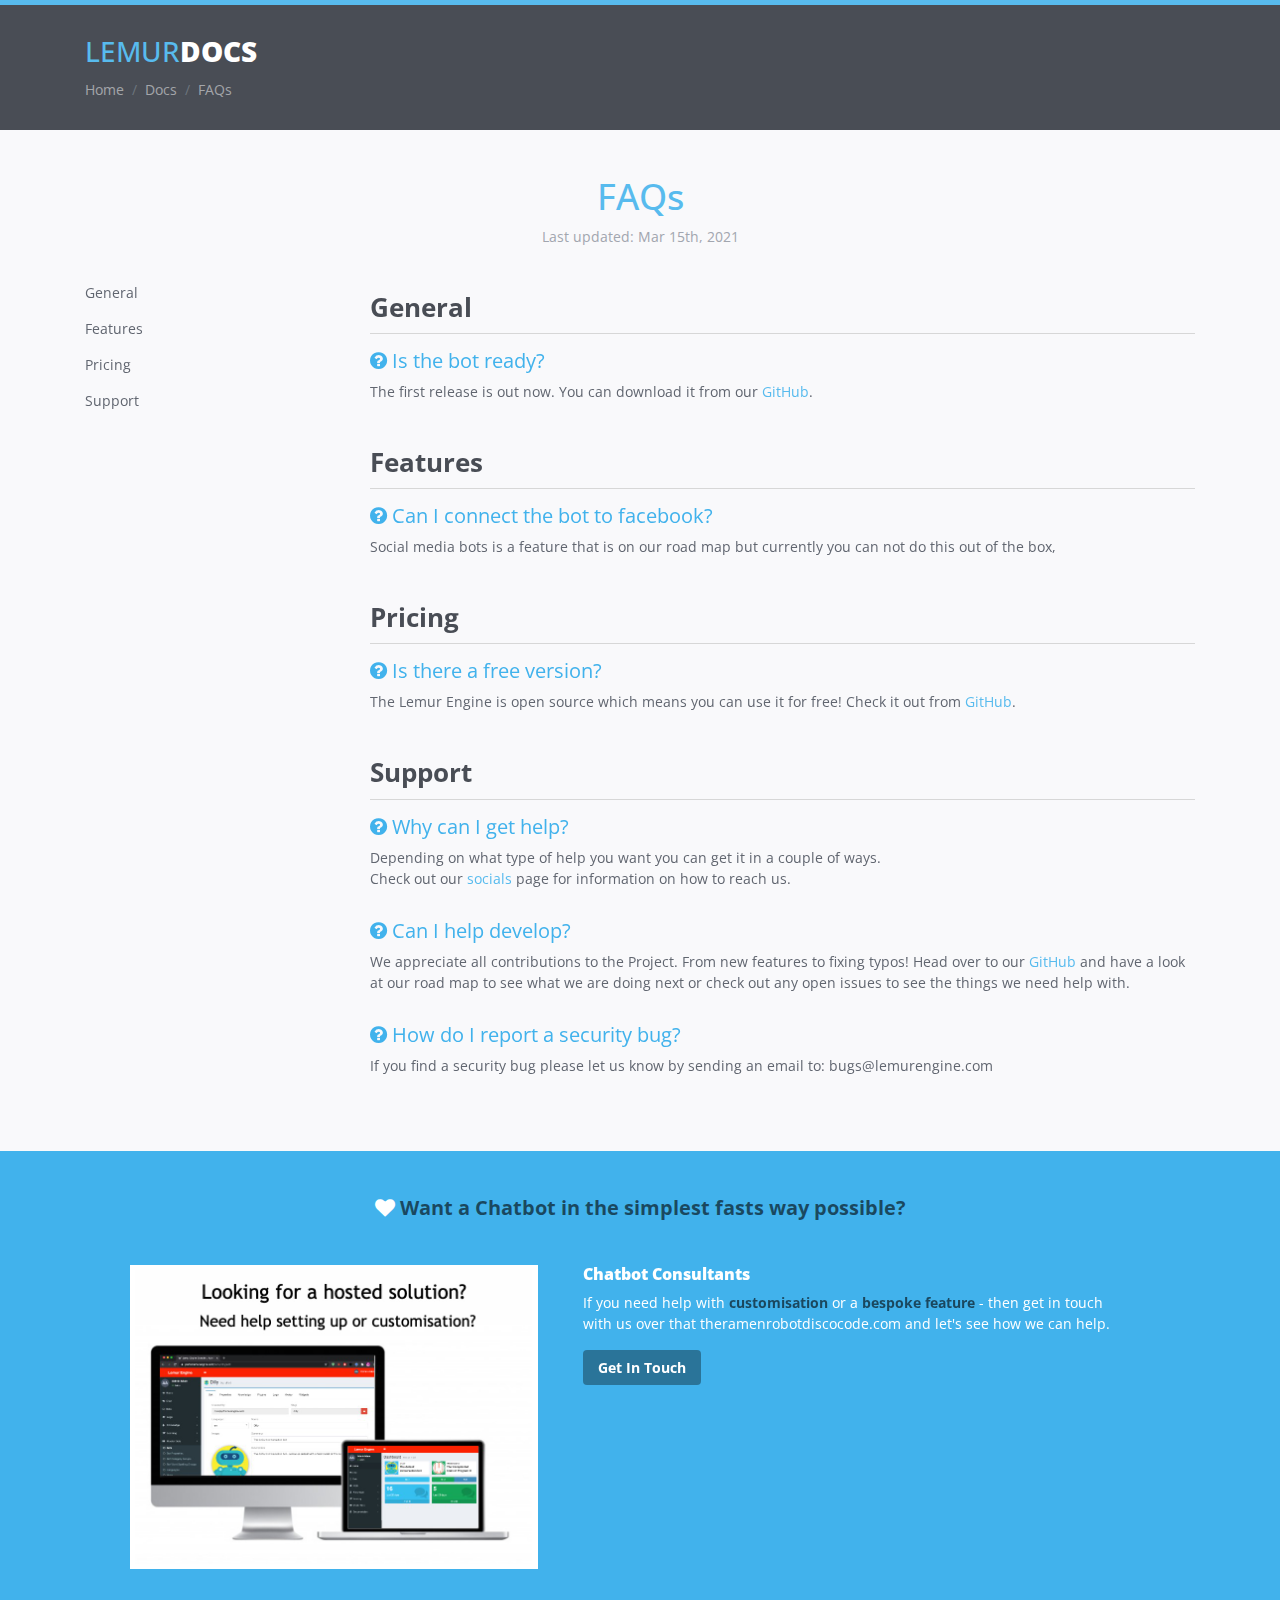
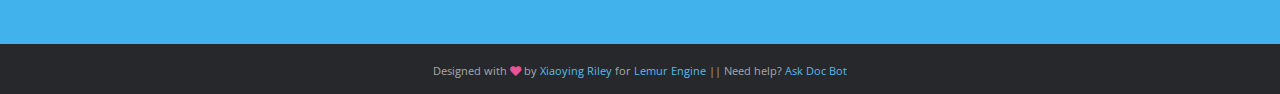
<file: faqs.html>
<!DOCTYPE html>
<html lang="en">
<head>
    <title>FAQs :: Lemur Docs</title>
    <!-- Meta -->
    <meta charset="utf-8">
    <meta http-equiv="X-UA-Compatible" content="IE=edge">
    <meta name="viewport" content="width=device-width, initial-scale=1.0">
    <meta name="description" content="Lemur Engine chatbot documentation - frequently asked questions">
    <meta name="author" content="Lemur Engine">
    <link rel="shortcut icon" href="favicon.ico">
    <link href='https://fonts.googleapis.com/css?family=Open+Sans:300italic,400italic,600italic,700italic,800italic,400,300,600,700,800' rel='stylesheet' type='text/css'>
    <!-- Global CSS -->
    <link rel="stylesheet" href="assets/plugins/bootstrap/css/bootstrap.min.css">
    <!-- Font Awesome CSS -->
    <link rel="stylesheet" href="https://cdnjs.cloudflare.com/ajax/libs/font-awesome/4.7.0/css/font-awesome.min.css">
    <!-- Plugins CSS -->
    <link rel="stylesheet" href="assets/plugins/prism/prism.css">
    <!-- Theme CSS -->
    <link id="theme-style" rel="stylesheet" href="assets/css/styles.css">
    <!-- Lemur Engine CSS -->
    <link rel="stylesheet" href="https://portal.lemurengine.com/widgets/popup/chat.css">
    <!-- Global site tag (gtag.js) - Google Analytics -->
    <script async src="https://www.googletagmanager.com/gtag/js?id=G-69T7729BGS"></script>
    <script>
        window.dataLayer = window.dataLayer || [];
        function gtag(){dataLayer.push(arguments);}
        gtag('js', new Date());

        gtag('config', 'G-69T7729BGS');
    </script>
    
</head>

<body class="body-blue">
    <div class="page-wrapper">
        <!-- ******Header****** -->
        <header id="header" class="header">
            <div class="container">
                <div class="branding">
                    <h1 class="logo">
                        <a href="index.html">
                            <span aria-hidden="true" class="icon_documents_alt icon"></span>
                            <span class="text-highlight">Lemur</span><span class="text-bold">Docs</span>
                        </a>
                    </h1>
                </div><!--//branding-->
                <ol class="breadcrumb">
                    <li class="breadcrumb-item"><a href="index.html">Home</a></li>
                    <li class="breadcrumb-item"><a href="index.html">Docs</a></li>
                    <li class="breadcrumb-item active">FAQs</li>
                </ol>
            </div><!--//container-->
        </header><!--//header-->
        <div class="doc-wrapper">
            <div class="container">
                <div id="doc-header" class="doc-header text-center">
                    <h1 class="doc-title"><span aria-hidden="true" class="icon icon_lifesaver"></span> FAQs</h1>
                    <div class="meta"><i class="far fa-clock"></i> Last updated: Mar 15th, 2021</div>
                </div><!--//doc-header-->
                <div class="doc-body row">
                    <div class="doc-content col-md-9 col-12 order-1">
                        <div class="content-inner">
                            <section id="general" class="doc-section">
                                <h2 class="section-title">General</h2>
                                <div class="section-block">
                                    <h3 class="question"><i class="fa fa-question-circle"></i> Is the bot ready?</h3>
                                    <div class="answer">The first release is out now. You can download it from our <a href="https://github.com/theramenrobotdiscocode/lemur-engine">GitHub</a>.</div>
                                </div><!--//section-block-->
                            </section><!--//doc-section-->

                            <section id="features" class="doc-section">
                                <h2 class="section-title">Features</h2>
                                <div class="section-block">
                                    <h3 class="question"><i class="fa fa-question-circle"></i> Can I connect the bot to facebook?</h3>
                                    <div class="answer">Social media bots is a feature that is on our road map but currently you can not do this out of the box,</div>
                                </div><!--//section-block-->
                            </section><!--//doc-section-->

                            <section id="pricing" class="doc-section">
                                <h2 class="section-title">Pricing</h2>
                                <div class="section-block">
                                    <h3 class="question"><i class="fa fa-question-circle"></i> Is there a free version?</h3>
                                    <div class="answer">The Lemur Engine is open source which means you can use it for free! Check it out from <a href="https://github.com/theramenrobotdiscocode/lemur-engine">GitHub</a>.</div>

                                </div><!--//section-block-->
                            </section><!--//doc-section-->

                            <section id="support" class="doc-section">
                                <h2 class="section-title">Support</h2>
                                <div class="section-block">
                                    <h3 class="question"><i class="fa fa-question-circle"></i> Why can I get help?</h3>
                                    <div class="answer">Depending on what type of help you want you can get it in a couple of ways.<br/>Check out our <a href="social.html">socials</a> page for information on how to reach us.</div>
                                </div><!--//section-block-->
                                <div class="section-block">
                                    <h3 class="question"><i class="fa fa-question-circle"></i> Can I help develop?</h3>
                                    <div class="answer">We appreciate all contributions to the Project. From new features to fixing typos! Head over to our <a href="https://github.com/theramenrobotdiscocode/lemur-engine">GitHub</a> and have a look at our road map to see what we are doing next or check out any open issues to see the things we need help with.</div>

                                </div><!--//section-block-->
                                <div class="section-block">
                                    <h3 class="question"><i class="fa fa-question-circle"></i> How do I report a security bug?</h3>
                                    <div class="answer">If you find a security bug please let us know by sending an email to: bugs@lemurengine.com</div>
                                </div><!--//section-block-->
                            </section><!--//doc-section-->

                        </div><!--//content-inner-->
                    </div><!--//doc-content-->
                    <div class="doc-sidebar col-md-3 col-12 order-0 d-none d-md-flex">
                        <div id="doc-nav" class="doc-nav">

                            <nav id="doc-menu" class="nav doc-menu flex-column sticky">
                                <a class="nav-link scrollto" href="#general">General</a>
                                <a class="nav-link scrollto" href="#features">Features</a>
                                <a class="nav-link scrollto" href="#pricing">Pricing</a>
                                <a class="nav-link scrollto" href="#support">Support</a>
                            </nav><!--//doc-menu-->

                        </div>
                    </div><!--//doc-sidebar-->
                </div><!--//doc-body-->              
            </div><!--//container-->
        </div><!--//doc-wrapper-->

    <div id="promo-block" class="promo-block">
        <div class="container">
            <div class="promo-block-inner">
                <h3 class="promo-title text-center"><i class="fa fa-heart"></i> <a href="https://lemursite.com/hosted" target="_blank">Want a Chatbot in the simplest fasts way possible?</a></h3>
                <div class="row">
                    <div class="figure-holder col-lg-5 col-md-6 col-12">
                        <div class="figure-holder-inner">
                            <a href="https://lemursite.com/hosted" target="_blank"><img class="img-fluid" src="assets/images/help.jpg" alt="Host Bots" /></a>
                            <a class="mask" href="https://lemursite.com/hosted"><i class="icon fa fa-heart pink"></i></a>

                        </div>
                    </div><!--//figure-holder-->
                    <div class="content-holder col-lg-7 col-md-6 col-12">
                        <div class="content-holder-inner">
                            <div class="desc">
                                <h4 class="content-title"><strong> Chatbot Consultants</strong></h4>
                                <p>If you need help with <strong class="highlight">customisation</strong> or a <strong class="highlight">bespoke feature</strong> - then get in touch with us over that theramenrobotdiscocode.com and let's see how we can help.</p>
                                <a class="btn btn-cta" href="https://theramenrobotdiscocode.com/p/quote/" target="_blank"><i class="fas fa-external-link-alt"></i> Get In Touch</a>

                            </div><!--//desc-->
                        </div><!--//content-holder-inner-->
                    </div><!--//content-holder-->
                </div><!--//row-->
            </div><!--//promo-block-inner-->
        </div><!--//container-->
    </div><!--//promo-block-->

    </div><!--//page-wrapper-->

    <!-- bot chat window -->
    <div id="chat-popup" data-botid="doc-bot" data-clientid="" data-host="https://portal.lemurengine.com"></div>
    <!--/bot chat window -->

    <footer id="footer" class="footer text-center">
        <div class="container">

           <small class="copyright">Designed with <i class="fa fa-heart"></i> by <a href="https://themes.3rdwavemedia.com/" target="_blank">Xiaoying Riley</a> for <a href="https://lemurengine.com/" target="_blank">Lemur Engine</a> || Need help? <a href="docbot.html" target="_blank">Ask Doc Bot</a> </small>


        </div><!--//container-->
    </footer><!--//footer-->
    
     
    <!-- Main Javascript -->          
    <script type="text/javascript" src="assets/plugins/jquery-3.4.1.min.js"></script>
    <script type="text/javascript" src="assets/plugins/bootstrap/js/bootstrap.min.js"></script>
    <script type="text/javascript" src="assets/plugins/prism/prism.js"></script>    
    <script type="text/javascript" src="assets/plugins/jquery-scrollTo/jquery.scrollTo.min.js"></script>  
    <script type="text/javascript" src="assets/plugins/lightbox/dist/ekko-lightbox.min.js"></script>   
    <script type="text/javascript" src="assets/plugins/stickyfill/dist/stickyfill.min.js"></script>                                                                
    <script type="text/javascript" src="assets/js/main.js"></script>
    <script type="text/javascript" src="https://portal.lemurengine.com/widgets/popup/chat.js"></script>
    
</body>
</html>
</file>
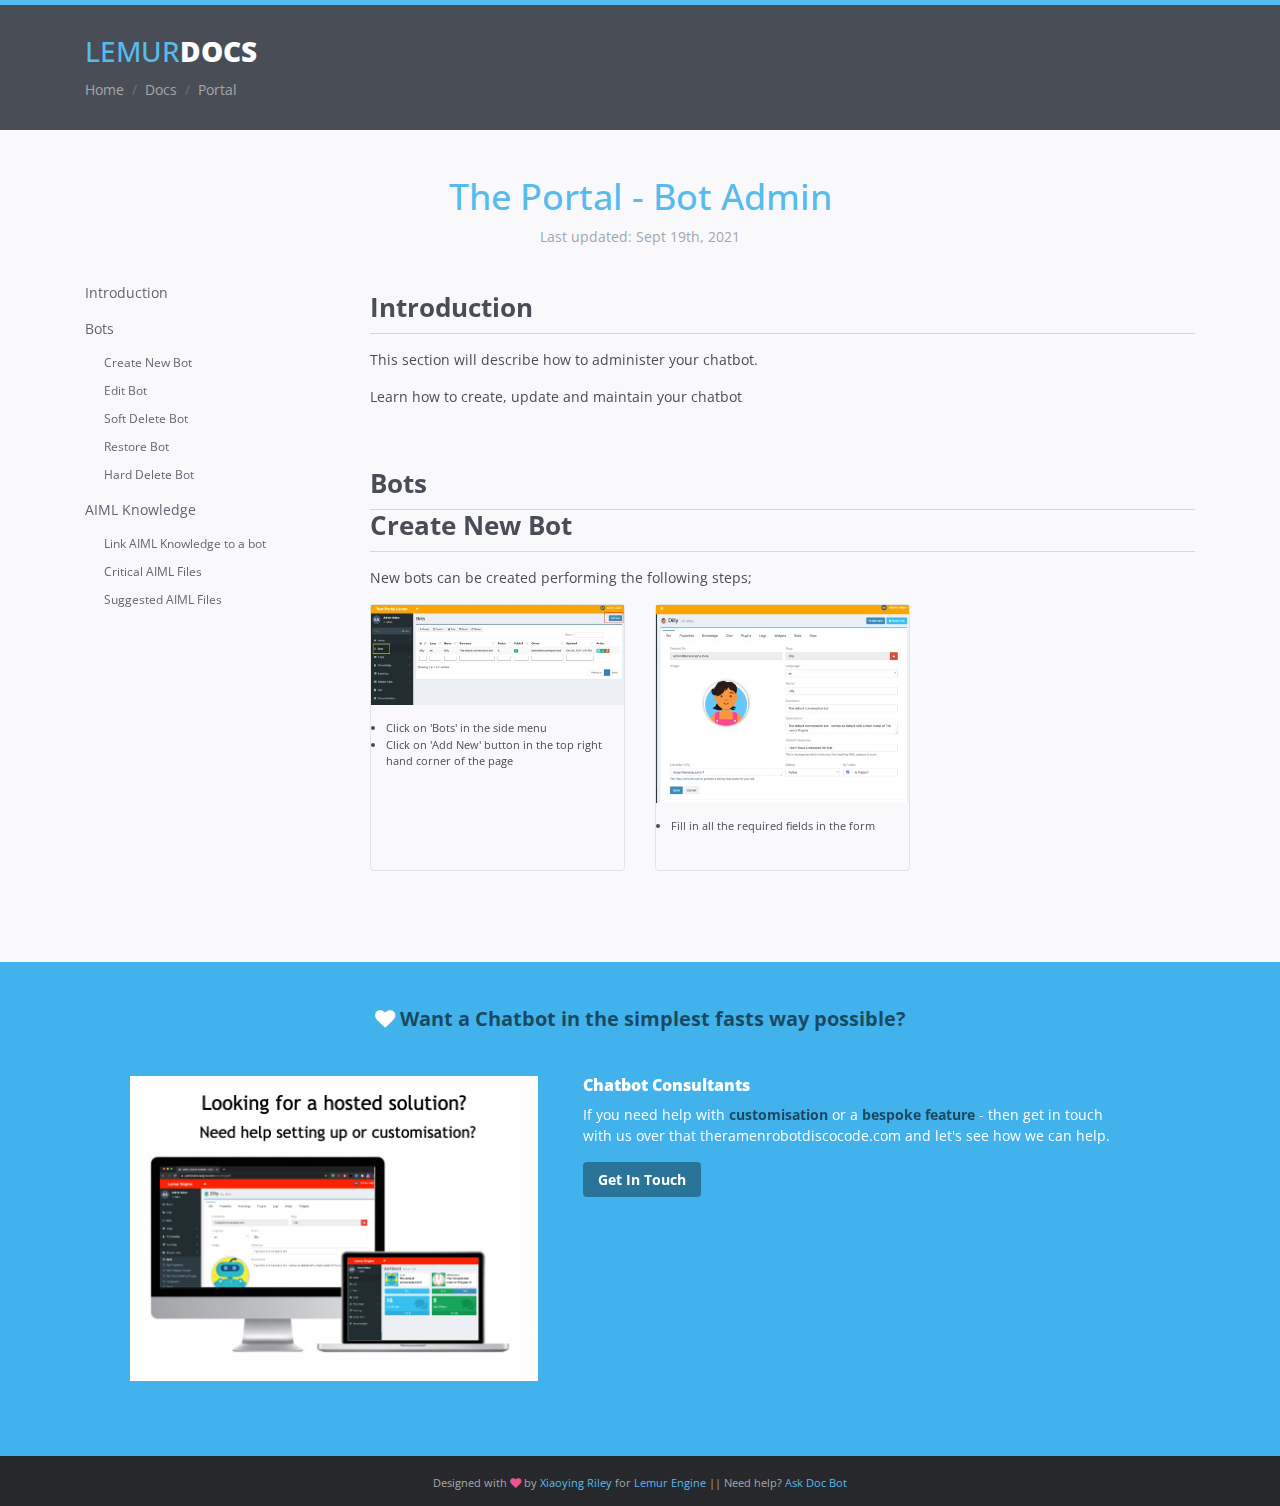
<file: portal-aiml.html>
<!DOCTYPE html>
<html lang="en">
<head>
    <title>Portal Documentation :: Lemur Docs</title>
    <!-- Meta -->
    <meta charset="utf-8">
    <meta http-equiv="X-UA-Compatible" content="IE=edge">
    <meta name="viewport" content="width=device-width, initial-scale=1.0">
    <meta name="description" content="Lemur Engine chatbot documentation - information on how to use the portal">
    <meta name="author" content="Lemur Engine">
    <link rel="shortcut icon" href="favicon.ico">
    <link href='https://fonts.googleapis.com/css?family=Open+Sans:300italic,400italic,600italic,700italic,800italic,400,300,600,700,800' rel='stylesheet' type='text/css'>
    <!-- Global CSS -->
    <link rel="stylesheet" href="assets/plugins/bootstrap/css/bootstrap.min.css">
    <!-- Font Awesome CSS -->
    <link rel="stylesheet" href="https://cdnjs.cloudflare.com/ajax/libs/font-awesome/4.7.0/css/font-awesome.min.css">
    <!-- Plugins CSS -->
    <link rel="stylesheet" href="assets/plugins/prism/prism.css">
    <!-- Theme CSS -->
    <link id="theme-style" rel="stylesheet" href="assets/css/styles.css">
    <!-- Lemur Engine CSS -->
    <link rel="stylesheet" href="https://portal.lemurengine.com/widgets/popup/chat.css">
    <!-- Global site tag (gtag.js) - Google Analytics -->
    <script async src="https://www.googletagmanager.com/gtag/js?id=G-69T7729BGS"></script>
    <script>
        window.dataLayer = window.dataLayer || [];
        function gtag(){dataLayer.push(arguments);}
        gtag('js', new Date());

        gtag('config', 'G-69T7729BGS');
    </script>
    
</head> 

<body class="body-blue">
    <div class="page-wrapper">
        <!-- ******Header****** -->
        <header id="header" class="header">
            <div class="container">
                <div class="branding">
                    <h1 class="logo">
                        <a href="index.html">
                            <span aria-hidden="true" class="icon_documents_alt icon"></span>
                            <span class="text-highlight">Lemur</span><span class="text-bold">Docs</span>
                        </a>
                    </h1>
                </div><!--//branding-->
                <ol class="breadcrumb">
                    <li class="breadcrumb-item"><a href="index.html">Home</a></li>
                    <li class="breadcrumb-item"><a href="index.html">Docs</a></li>
                    <li class="breadcrumb-item active">Portal</li>
                </ol>
            </div><!--//container-->
        </header><!--//header-->
        <div class="doc-wrapper">
            <div class="container">
                <div id="doc-header" class="doc-header text-center">
                    <h1 class="doc-title"><span aria-hidden="true" class="icon icon_calculator_alt"></span> The Portal - Bot Admin</h1>
                    <div class="meta"><i class="far fa-clock"></i> Last updated: Sept 19th, 2021</div>
                </div><!--//doc-header-->
                <div class="doc-body row" >
                    <div class="doc-content col-md-9 col-12 order-1">
                        <div class="content-inner">
                            <section id="introduction-section" class="doc-section">
                                <h2 class="section-title">Introduction</h2>
                                <div class="section-block">
                                    <p>This section will describe how to administer your chatbot.</p>
                                    <p>Learn how to create, update and maintain your chatbot</p>
                                </div><!--//section-block-->
                            </section><!--//doc-section-->
                            <section id="bot-section" class="doc-section">
                                <h2 class="section-title">Bots</h2>
                                <h2 id="create-bot" class="section-title">Create New Bot</h2>
                                <div class="section-block">
                                    <p>New bots can be created performing the following steps;</p>
                                    <div class="row">
                                        <div class="col-md-4 col-12 mb-3">
                                            <div class="theme-card">
                                                <a href="/assets/images/portal/create_bot_step1_large.jpg" target="_blank">
                                                    <img class="img-fluid" src="/assets/images/portal/create_bot_step1_small.jpg" alt="screenshot"></a>
                                                    <div class="card-block">
                                                        <small class="card-text" style="text-align:left;">
                                                            <li>Click on 'Bots' in the side menu</li>
                                                            <li>Click on 'Add New' button in the top right hand corner of the page</li>
                                                            <br/>
                                                        </small>
                                                    </div><!--//card-block-->
                                                <a class="mask" href="/assets/images/portal/create_bot_step1_large.jpg" target="_blank"><i class="icon fa fa-search-plus"></i></a>
                                            </div>
                                        </div>
                                        <div class="col-md-4 col-12 mb-3">
                                            <div class="theme-card">
                                                <a href="/assets/images/portal/create_bot_step2_large.jpg" target="_blank">
                                                    <img class="img-fluid" src="/assets/images/portal/create_bot_step2_small.jpg" alt="screenshot"></a>
                                                <div class="card-block">
                                                    <small class="card-text" style="text-align:left;">
                                                        <li>Fill in all the required fields in the form</li>
                                                        <br/>
                                                    </small>
                                                </div><!--//card-block-->
                                                <a class="mask" href="/assets/images/portal/create_bot_step2_large.jpg" target="_blank"><i class="icon fa fa-search-plus"></i></a>
                                            </div>
                                        </div>
                                    </div>
                                </div><!--//section-block-->

                            </section><!--//doc-section-->
                        </div><!--//content-inner-->
                    </div><!--//doc-content-->
                    <div class="doc-sidebar col-md-3 col-12 order-0 d-none d-md-flex">
                        <div id="doc-nav" class="doc-nav">
                            <nav id="doc-menu" class="nav doc-menu flex-column sticky">
                                <a class="nav-link scrollto" href="#introduction-section">Introduction</a>
                                <a class="nav-link scrollto" href="#bot-section">Bots</a>
                                <nav class="doc-sub-menu nav flex-column">
                                    <a class="nav-link scrollto" href="#create-bot">Create New Bot</a>
                                    <a class="nav-link scrollto" href="#edit-bot">Edit Bot</a>
                                    <a class="nav-link scrollto" href="#soft-delete-bot">Soft Delete Bot</a>
                                    <a class="nav-link scrollto" href="#restore-bot">Restore Bot</a>
                                    <a class="nav-link scrollto" href="#hard-delete-bot">Hard Delete Bot</a>
                                </nav><!--//nav-->
                                <a class="nav-link scrollto" href="#aiml-knowledge-section">AIML Knowledge</a>
                                <nav class="doc-sub-menu nav flex-column">
                                    <a class="nav-link scrollto" href="#aiml-link">Link AIML Knowledge to a bot</a>
                                    <a class="nav-link scrollto" href="#aiml-critical">Critical AIML Files</a>
                                    <a class="nav-link scrollto" href="#aiml-suggested">Suggested AIML Files</a>
                                </nav><!--//nav-->
                            </nav><!--//doc-menu-->
                        </div><!--//doc-nav-->
                    </div><!--//doc-sidebar-->
                </div><!--//doc-body-->              
            </div><!--//container-->
        </div><!--//doc-wrapper-->

        <div id="promo-block" class="promo-block">
            <div class="container">
                <div class="promo-block-inner">
                    <h3 class="promo-title text-center"><i class="fa fa-heart"></i> <a href="https://lemursite.com/hosted" target="_blank">Want a Chatbot in the simplest fasts way possible?</a></h3>
                    <div class="row">
                        <div class="figure-holder col-lg-5 col-md-6 col-12">
                            <div class="figure-holder-inner">
                                <a href="https://lemursite.com/hosted" target="_blank"><img class="img-fluid" src="assets/images/help.jpg" alt="Host Bots" /></a>
                                <a class="mask" href="https://lemursite.com/hosted"><i class="icon fa fa-heart pink"></i></a>

                            </div>
                        </div><!--//figure-holder-->
                        <div class="content-holder col-lg-7 col-md-6 col-12">
                            <div class="content-holder-inner">
                                <div class="desc">
                                    <h4 class="content-title"><strong> Chatbot Consultants</strong></h4>
                                    <p>If you need help with <strong class="highlight">customisation</strong> or a <strong class="highlight">bespoke feature</strong> - then get in touch with us over that theramenrobotdiscocode.com and let's see how we can help.</p>
                                    <a class="btn btn-cta" href="https://theramenrobotdiscocode.com/p/quote/" target="_blank"><i class="fas fa-external-link-alt"></i> Get In Touch</a>

                                </div><!--//desc-->
                            </div><!--//content-holder-inner-->
                        </div><!--//content-holder-->
                    </div><!--//row-->
                </div><!--//promo-block-inner-->
            </div><!--//container-->
        </div><!--//promo-block-->
        
    </div><!--//page-wrapper-->

    <!-- bot chat window -->
    <div id="chat-popup" data-botid="doc-bot" data-clientid="" data-host="https://portal.lemurengine.com"></div>
    <!--/bot chat window -->
    
    <footer id="footer" class="footer text-center">
        <div class="container">

           <small class="copyright">Designed with <i class="fa fa-heart"></i> by <a href="https://themes.3rdwavemedia.com/" target="_blank">Xiaoying Riley</a> for <a href="https://lemurengine.com/" target="_blank">Lemur Engine</a> || Need help? <a href="docbot.html" target="_blank">Ask Doc Bot</a> </small>

        </div><!--//container-->
    </footer><!--//footer-->
    
     
    <!-- Main Javascript -->          
    <script type="text/javascript" src="assets/plugins/jquery-3.4.1.min.js"></script>
    <script type="text/javascript" src="assets/plugins/bootstrap/js/bootstrap.min.js"></script>
    <script type="text/javascript" src="assets/plugins/prism/prism.js"></script>    
    <script type="text/javascript" src="assets/plugins/jquery-scrollTo/jquery.scrollTo.min.js"></script>  
    <script type="text/javascript" src="assets/plugins/lightbox/dist/ekko-lightbox.min.js"></script>      
    <script type="text/javascript" src="assets/plugins/stickyfill/dist/stickyfill.min.js"></script>                                                              
    <script type="text/javascript" src="assets/js/main.js"></script>
    <script type="text/javascript" src="https://portal.lemurengine.com/widgets/popup/chat.js"></script>
    
</body>
</html>
</file>
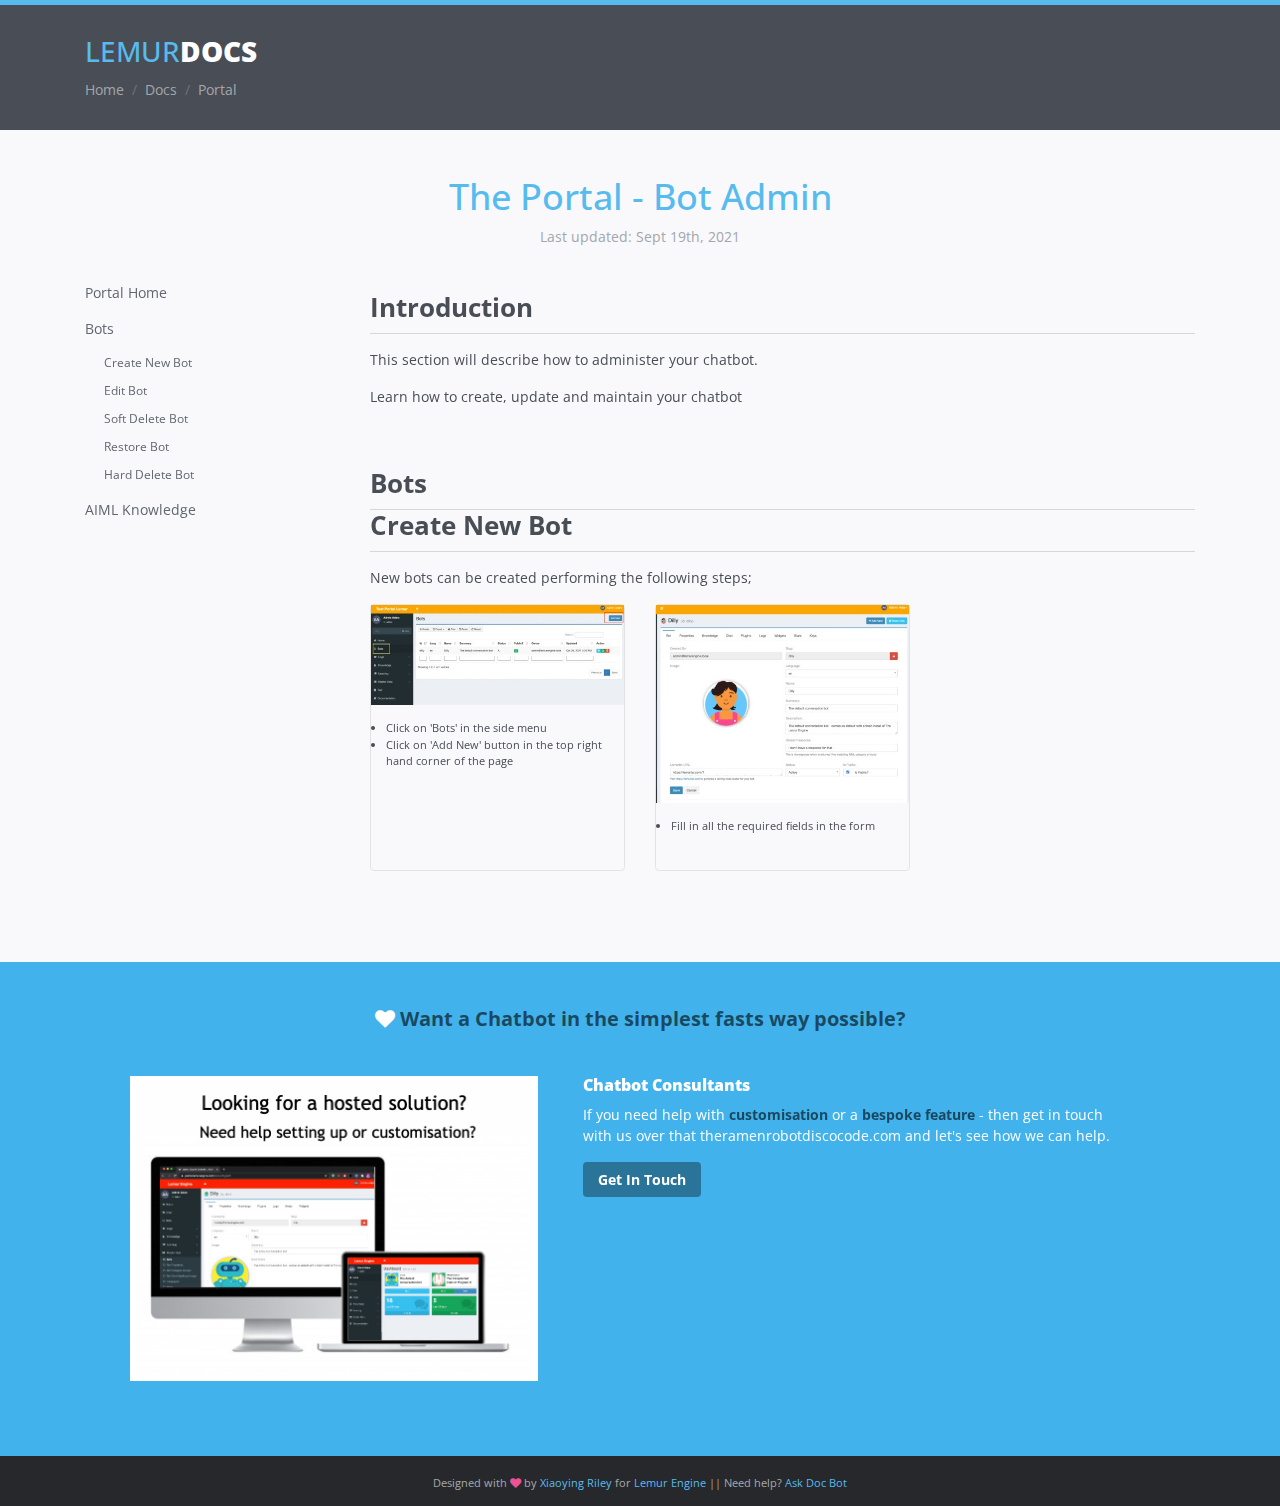
<file: portal-bot.html>
<!DOCTYPE html>
<html lang="en">
<head>
    <title>Portal Documentation :: Lemur Docs</title>
    <!-- Meta -->
    <meta charset="utf-8">
    <meta http-equiv="X-UA-Compatible" content="IE=edge">
    <meta name="viewport" content="width=device-width, initial-scale=1.0">
    <meta name="description" content="Lemur Engine chatbot documentation - information on how to use the portal">
    <meta name="author" content="Lemur Engine">
    <link rel="shortcut icon" href="favicon.ico">
    <link href='https://fonts.googleapis.com/css?family=Open+Sans:300italic,400italic,600italic,700italic,800italic,400,300,600,700,800' rel='stylesheet' type='text/css'>
    <!-- Global CSS -->
    <link rel="stylesheet" href="assets/plugins/bootstrap/css/bootstrap.min.css">
    <!-- Font Awesome CSS -->
    <link rel="stylesheet" href="https://cdnjs.cloudflare.com/ajax/libs/font-awesome/4.7.0/css/font-awesome.min.css">
    <!-- Plugins CSS -->
    <link rel="stylesheet" href="assets/plugins/prism/prism.css">
    <!-- Theme CSS -->
    <link id="theme-style" rel="stylesheet" href="assets/css/styles.css">
    <!-- Lemur Engine CSS -->
    <link rel="stylesheet" href="https://portal.lemurengine.com/widgets/popup/chat.css">
    <!-- Global site tag (gtag.js) - Google Analytics -->
    <script async src="https://www.googletagmanager.com/gtag/js?id=G-69T7729BGS"></script>
    <script>
        window.dataLayer = window.dataLayer || [];
        function gtag(){dataLayer.push(arguments);}
        gtag('js', new Date());

        gtag('config', 'G-69T7729BGS');
    </script>
    
</head> 

<body class="body-blue">
    <div class="page-wrapper">
        <!-- ******Header****** -->
        <header id="header" class="header">
            <div class="container">
                <div class="branding">
                    <h1 class="logo">
                        <a href="index.html">
                            <span aria-hidden="true" class="icon_documents_alt icon"></span>
                            <span class="text-highlight">Lemur</span><span class="text-bold">Docs</span>
                        </a>
                    </h1>
                </div><!--//branding-->
                <ol class="breadcrumb">
                    <li class="breadcrumb-item"><a href="index.html">Home</a></li>
                    <li class="breadcrumb-item"><a href="index.html">Docs</a></li>
                    <li class="breadcrumb-item active">Portal</li>
                </ol>
            </div><!--//container-->
        </header><!--//header-->
        <div class="doc-wrapper">
            <div class="container">
                <div id="doc-header" class="doc-header text-center">
                    <h1 class="doc-title"><span aria-hidden="true" class="icon icon_calculator_alt"></span> The Portal - Bot Admin</h1>
                    <div class="meta"><i class="far fa-clock"></i> Last updated: Sept 19th, 2021</div>
                </div><!--//doc-header-->
                <div class="doc-body row" >
                    <div class="doc-content col-md-9 col-12 order-1">
                        <div class="content-inner">
                            <section id="introduction-section" class="doc-section">
                                <h2 class="section-title">Introduction</h2>
                                <div class="section-block">
                                    <p>This section will describe how to administer your chatbot.</p>
                                    <p>Learn how to create, update and maintain your chatbot</p>
                                </div><!--//section-block-->
                            </section><!--//doc-section-->
                            <section id="bot-section" class="doc-section">
                                <h2 class="section-title">Bots</h2>
                                <h2 id="create-bot" class="section-title">Create New Bot</h2>
                                <div class="section-block">
                                    <p>New bots can be created performing the following steps;</p>
                                    <div class="row">
                                        <div class="col-md-4 col-12 mb-3">
                                            <div class="theme-card">
                                                <a href="/assets/images/portal/create_bot_step1_large.jpg" target="_blank">
                                                    <img class="img-fluid" src="/assets/images/portal/create_bot_step1_small.jpg" alt="screenshot"></a>
                                                    <div class="card-block">
                                                        <small class="card-text" style="text-align:left;">
                                                            <li>Click on 'Bots' in the side menu</li>
                                                            <li>Click on 'Add New' button in the top right hand corner of the page</li>
                                                            <br/>
                                                        </small>
                                                    </div><!--//card-block-->
                                                <a class="mask" href="/assets/images/portal/create_bot_step1_large.jpg" target="_blank"><i class="icon fa fa-search-plus"></i></a>
                                            </div>
                                        </div>
                                        <div class="col-md-4 col-12 mb-3">
                                            <div class="theme-card">
                                                <a href="/assets/images/portal/create_bot_step2_large.jpg" target="_blank">
                                                    <img class="img-fluid" src="/assets/images/portal/create_bot_step2_small.jpg" alt="screenshot"></a>
                                                <div class="card-block">
                                                    <small class="card-text" style="text-align:left;">
                                                        <li>Fill in all the required fields in the form</li>
                                                        <br/>
                                                    </small>
                                                </div><!--//card-block-->
                                                <a class="mask" href="/assets/images/portal/create_bot_step2_large.jpg" target="_blank"><i class="icon fa fa-search-plus"></i></a>
                                            </div>
                                        </div>
                                    </div>
                                </div><!--//section-block-->

                            </section><!--//doc-section-->
                        </div><!--//content-inner-->
                    </div><!--//doc-content-->
                    <div class="doc-sidebar col-md-3 col-12 order-0 d-none d-md-flex">
                        <div id="doc-nav" class="doc-nav">
                            <nav id="doc-menu" class="nav doc-menu flex-column sticky">
                                <a class="nav-link" href="portal.html">Portal Home</a>
                                <a class="nav-link scrollto" href="#bot-section">Bots</a>
                                <nav class="doc-sub-menu nav flex-column">
                                    <a class="nav-link scrollto" href="#create-bot">Create New Bot</a>
                                    <a class="nav-link scrollto" href="#edit-bot">Edit Bot</a>
                                    <a class="nav-link scrollto" href="#soft-delete-bot">Soft Delete Bot</a>
                                    <a class="nav-link scrollto" href="#restore-bot">Restore Bot</a>
                                    <a class="nav-link scrollto" href="#hard-delete-bot">Hard Delete Bot</a>
                                </nav><!--//nav-->

                                <a class="nav-link" href="portal-aiml.html">AIML Knowledge</a>
                            </nav><!--//doc-menu-->
                        </div><!--//doc-nav-->
                    </div><!--//doc-sidebar-->
                </div><!--//doc-body-->              
            </div><!--//container-->
        </div><!--//doc-wrapper-->

        <div id="promo-block" class="promo-block">
            <div class="container">
                <div class="promo-block-inner">
                    <h3 class="promo-title text-center"><i class="fa fa-heart"></i> <a href="https://lemursite.com/hosted" target="_blank">Want a Chatbot in the simplest fasts way possible?</a></h3>
                    <div class="row">
                        <div class="figure-holder col-lg-5 col-md-6 col-12">
                            <div class="figure-holder-inner">
                                <a href="https://lemursite.com/hosted" target="_blank"><img class="img-fluid" src="assets/images/help.jpg" alt="Host Bots" /></a>
                                <a class="mask" href="https://lemursite.com/hosted"><i class="icon fa fa-heart pink"></i></a>

                            </div>
                        </div><!--//figure-holder-->
                        <div class="content-holder col-lg-7 col-md-6 col-12">
                            <div class="content-holder-inner">
                                <div class="desc">
                                    <h4 class="content-title"><strong> Chatbot Consultants</strong></h4>
                                    <p>If you need help with <strong class="highlight">customisation</strong> or a <strong class="highlight">bespoke feature</strong> - then get in touch with us over that theramenrobotdiscocode.com and let's see how we can help.</p>
                                    <a class="btn btn-cta" href="https://theramenrobotdiscocode.com/p/quote/" target="_blank"><i class="fas fa-external-link-alt"></i> Get In Touch</a>

                                </div><!--//desc-->
                            </div><!--//content-holder-inner-->
                        </div><!--//content-holder-->
                    </div><!--//row-->
                </div><!--//promo-block-inner-->
            </div><!--//container-->
        </div><!--//promo-block-->
        
    </div><!--//page-wrapper-->

    <!-- bot chat window -->
    <div id="chat-popup" data-botid="doc-bot" data-clientid="" data-host="https://portal.lemurengine.com"></div>
    <!--/bot chat window -->
    
    <footer id="footer" class="footer text-center">
        <div class="container">

           <small class="copyright">Designed with <i class="fa fa-heart"></i> by <a href="https://themes.3rdwavemedia.com/" target="_blank">Xiaoying Riley</a> for <a href="https://lemurengine.com/" target="_blank">Lemur Engine</a> || Need help? <a href="docbot.html" target="_blank">Ask Doc Bot</a> </small>

        </div><!--//container-->
    </footer><!--//footer-->
    
     
    <!-- Main Javascript -->          
    <script type="text/javascript" src="assets/plugins/jquery-3.4.1.min.js"></script>
    <script type="text/javascript" src="assets/plugins/bootstrap/js/bootstrap.min.js"></script>
    <script type="text/javascript" src="assets/plugins/prism/prism.js"></script>    
    <script type="text/javascript" src="assets/plugins/jquery-scrollTo/jquery.scrollTo.min.js"></script>  
    <script type="text/javascript" src="assets/plugins/lightbox/dist/ekko-lightbox.min.js"></script>      
    <script type="text/javascript" src="assets/plugins/stickyfill/dist/stickyfill.min.js"></script>                                                              
    <script type="text/javascript" src="assets/js/main.js"></script>
    <script type="text/javascript" src="https://portal.lemurengine.com/widgets/popup/chat.js"></script>
    
</body>
</html>
</file>
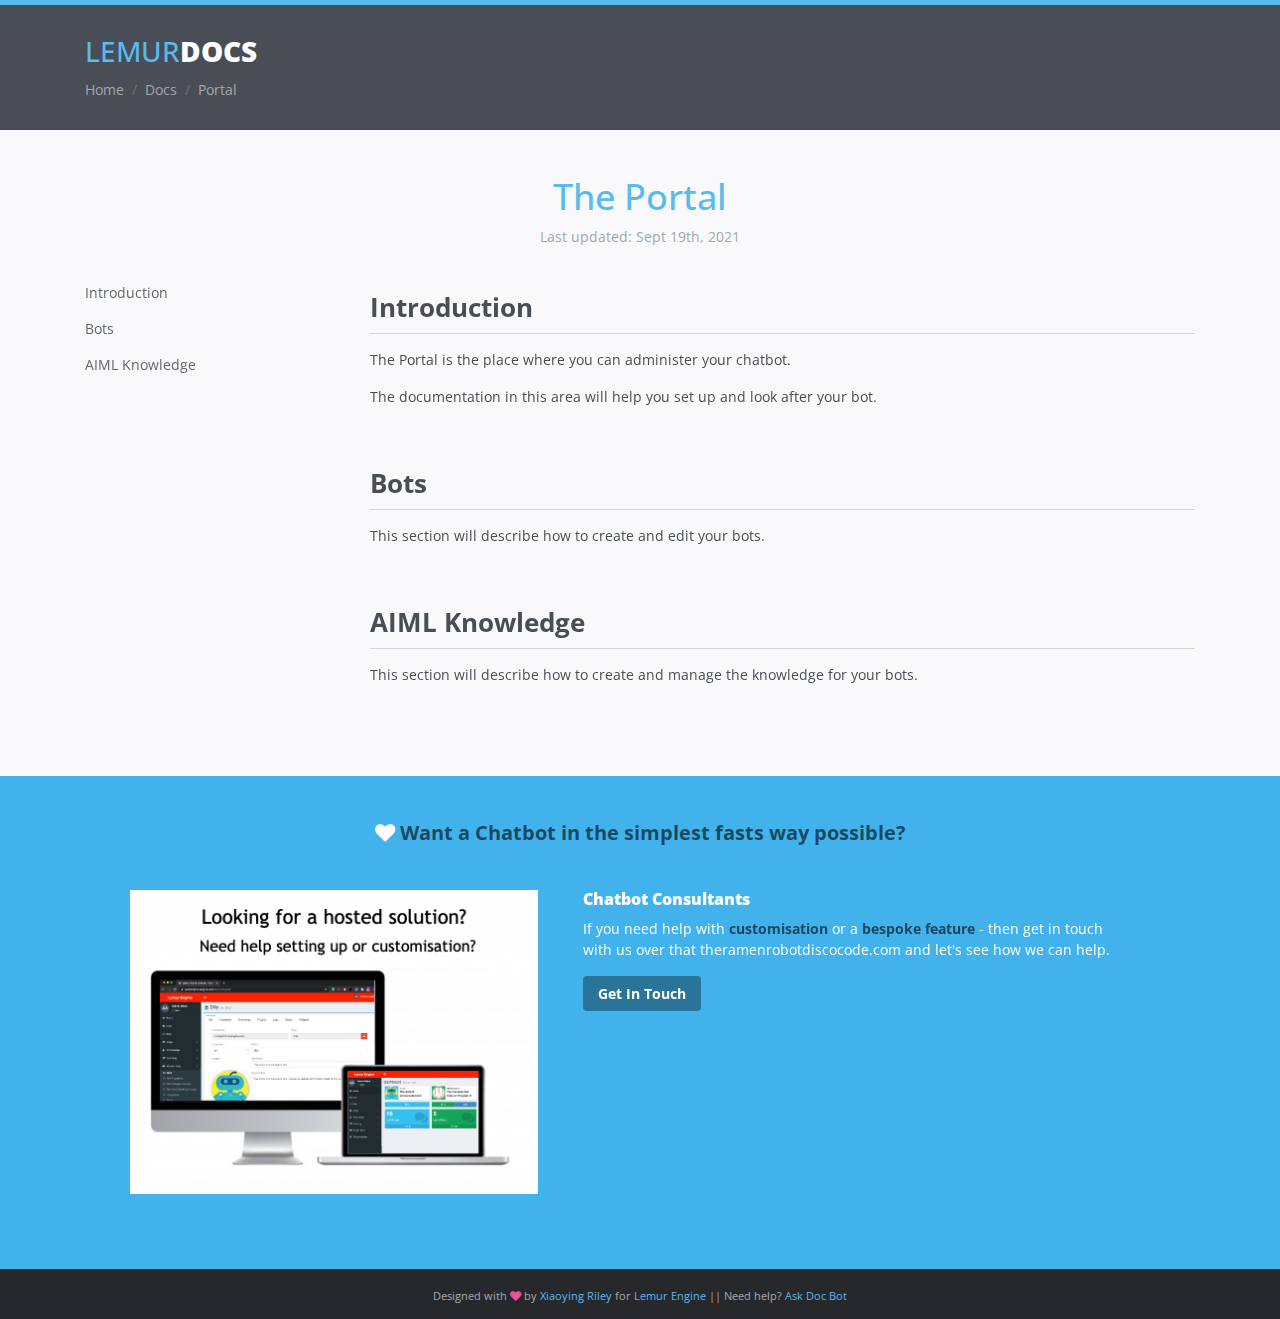
<file: portal.html>
<!DOCTYPE html>
<html lang="en">
<head>
    <title>Portal Documentation :: Lemur Docs</title>
    <!-- Meta -->
    <meta charset="utf-8">
    <meta http-equiv="X-UA-Compatible" content="IE=edge">
    <meta name="viewport" content="width=device-width, initial-scale=1.0">
    <meta name="description" content="Lemur Engine chatbot documentation - information on how to use the portal">
    <meta name="author" content="Lemur Engine">
    <link rel="shortcut icon" href="favicon.ico">
    <link href='https://fonts.googleapis.com/css?family=Open+Sans:300italic,400italic,600italic,700italic,800italic,400,300,600,700,800' rel='stylesheet' type='text/css'>
    <!-- Global CSS -->
    <link rel="stylesheet" href="assets/plugins/bootstrap/css/bootstrap.min.css">
    <!-- Font Awesome CSS -->
    <link rel="stylesheet" href="https://cdnjs.cloudflare.com/ajax/libs/font-awesome/4.7.0/css/font-awesome.min.css">
    <!-- Plugins CSS -->
    <link rel="stylesheet" href="assets/plugins/prism/prism.css">
    <!-- Theme CSS -->
    <link id="theme-style" rel="stylesheet" href="assets/css/styles.css">
    <!-- Lemur Engine CSS -->
    <link rel="stylesheet" href="https://portal.lemurengine.com/widgets/popup/chat.css">
    <!-- Global site tag (gtag.js) - Google Analytics -->
    <script async src="https://www.googletagmanager.com/gtag/js?id=G-69T7729BGS"></script>
    <script>
        window.dataLayer = window.dataLayer || [];
        function gtag(){dataLayer.push(arguments);}
        gtag('js', new Date());

        gtag('config', 'G-69T7729BGS');
    </script>
    
</head> 

<body class="body-blue">
    <div class="page-wrapper">
        <!-- ******Header****** -->
        <header id="header" class="header">
            <div class="container">
                <div class="branding">
                    <h1 class="logo">
                        <a href="index.html">
                            <span aria-hidden="true" class="icon_documents_alt icon"></span>
                            <span class="text-highlight">Lemur</span><span class="text-bold">Docs</span>
                        </a>
                    </h1>
                </div><!--//branding-->
                <ol class="breadcrumb">
                    <li class="breadcrumb-item"><a href="index.html">Home</a></li>
                    <li class="breadcrumb-item"><a href="index.html">Docs</a></li>
                    <li class="breadcrumb-item active">Portal</li>
                </ol>
            </div><!--//container-->
        </header><!--//header-->
        <div class="doc-wrapper">
            <div class="container">
                <div id="doc-header" class="doc-header text-center">
                    <h1 class="doc-title"><span aria-hidden="true" class="icon icon_calculator_alt"></span> The Portal</h1>
                    <div class="meta"><i class="far fa-clock"></i> Last updated: Sept 19th, 2021</div>
                </div><!--//doc-header-->
                <div class="doc-body row" >
                    <div class="doc-content col-md-9 col-12 order-1">
                        <div class="content-inner">
                            <section id="introduction-section" class="doc-section">
                                <h2 class="section-title">Introduction</h2>
                                <div class="section-block">
                                    <p>The Portal is the place where you can administer your chatbot.</p>
                                    <p>The documentation in this area will help you set up and look after your bot.</p>
                                </div><!--//section-block-->
                            </section><!--//doc-section-->
                            <section id="bot-section" class="doc-section">
                                <h2 class="section-title">Bots</h2>
                                <div class="section-block">
                                    <p>This section will describe how to create and edit your bots.</p>
                                </div><!--//section-block-->
                            </section><!--//doc-section-->
                            <section id="aiml-knowledge-section" class="doc-section">
                                <h2 class="section-title">AIML Knowledge</h2>
                                <div class="section-block">
                                    <p>This section will describe how to create and manage the knowledge for your bots.</p>
                                </div><!--//section-block-->
                            </section><!--//doc-section-->
                        </div><!--//content-inner-->
                    </div><!--//doc-content-->
                    <div class="doc-sidebar col-md-3 col-12 order-0 d-none d-md-flex">
                        <div id="doc-nav" class="doc-nav">
                            <nav id="doc-menu" class="nav doc-menu flex-column sticky">
                                <a class="nav-link scrollto" href="#introduction-section">Introduction</a>
                                <a class="nav-link" href="portal-bot.html">Bots</a>
                                <a class="nav-link" href="portal-aiml.html">AIML Knowledge</a>
                            </nav><!--//doc-menu-->
                        </div><!--//doc-nav-->
                    </div><!--//doc-sidebar-->
                </div><!--//doc-body-->              
            </div><!--//container-->
        </div><!--//doc-wrapper-->

        <div id="promo-block" class="promo-block">
            <div class="container">
                <div class="promo-block-inner">
                    <h3 class="promo-title text-center"><i class="fa fa-heart"></i> <a href="https://lemursite.com/hosted" target="_blank">Want a Chatbot in the simplest fasts way possible?</a></h3>
                    <div class="row">
                        <div class="figure-holder col-lg-5 col-md-6 col-12">
                            <div class="figure-holder-inner">
                                <a href="https://lemursite.com/hosted" target="_blank"><img class="img-fluid" src="assets/images/help.jpg" alt="Host Bots" /></a>
                                <a class="mask" href="https://lemursite.com/hosted"><i class="icon fa fa-heart pink"></i></a>

                            </div>
                        </div><!--//figure-holder-->
                        <div class="content-holder col-lg-7 col-md-6 col-12">
                            <div class="content-holder-inner">
                                <div class="desc">
                                    <h4 class="content-title"><strong> Chatbot Consultants</strong></h4>
                                    <p>If you need help with <strong class="highlight">customisation</strong> or a <strong class="highlight">bespoke feature</strong> - then get in touch with us over that theramenrobotdiscocode.com and let's see how we can help.</p>
                                    <a class="btn btn-cta" href="https://theramenrobotdiscocode.com/p/quote/" target="_blank"><i class="fas fa-external-link-alt"></i> Get In Touch</a>

                                </div><!--//desc-->
                            </div><!--//content-holder-inner-->
                        </div><!--//content-holder-->
                    </div><!--//row-->
                </div><!--//promo-block-inner-->
            </div><!--//container-->
        </div><!--//promo-block-->
        
    </div><!--//page-wrapper-->

    <!-- bot chat window -->
    <div id="chat-popup" data-botid="doc-bot" data-clientid="" data-host="https://portal.lemurengine.com"></div>
    <!--/bot chat window -->
    
    <footer id="footer" class="footer text-center">
        <div class="container">

           <small class="copyright">Designed with <i class="fa fa-heart"></i> by <a href="https://themes.3rdwavemedia.com/" target="_blank">Xiaoying Riley</a> for <a href="https://lemurengine.com/" target="_blank">Lemur Engine</a> || Need help? <a href="docbot.html" target="_blank">Ask Doc Bot</a> </small>

        </div><!--//container-->
    </footer><!--//footer-->
    
     
    <!-- Main Javascript -->          
    <script type="text/javascript" src="assets/plugins/jquery-3.4.1.min.js"></script>
    <script type="text/javascript" src="assets/plugins/bootstrap/js/bootstrap.min.js"></script>
    <script type="text/javascript" src="assets/plugins/prism/prism.js"></script>    
    <script type="text/javascript" src="assets/plugins/jquery-scrollTo/jquery.scrollTo.min.js"></script>  
    <script type="text/javascript" src="assets/plugins/lightbox/dist/ekko-lightbox.min.js"></script>      
    <script type="text/javascript" src="assets/plugins/stickyfill/dist/stickyfill.min.js"></script>                                                              
    <script type="text/javascript" src="assets/js/main.js"></script>
    <script type="text/javascript" src="https://portal.lemurengine.com/widgets/popup/chat.js"></script>
    
</body>
</html>
</file>
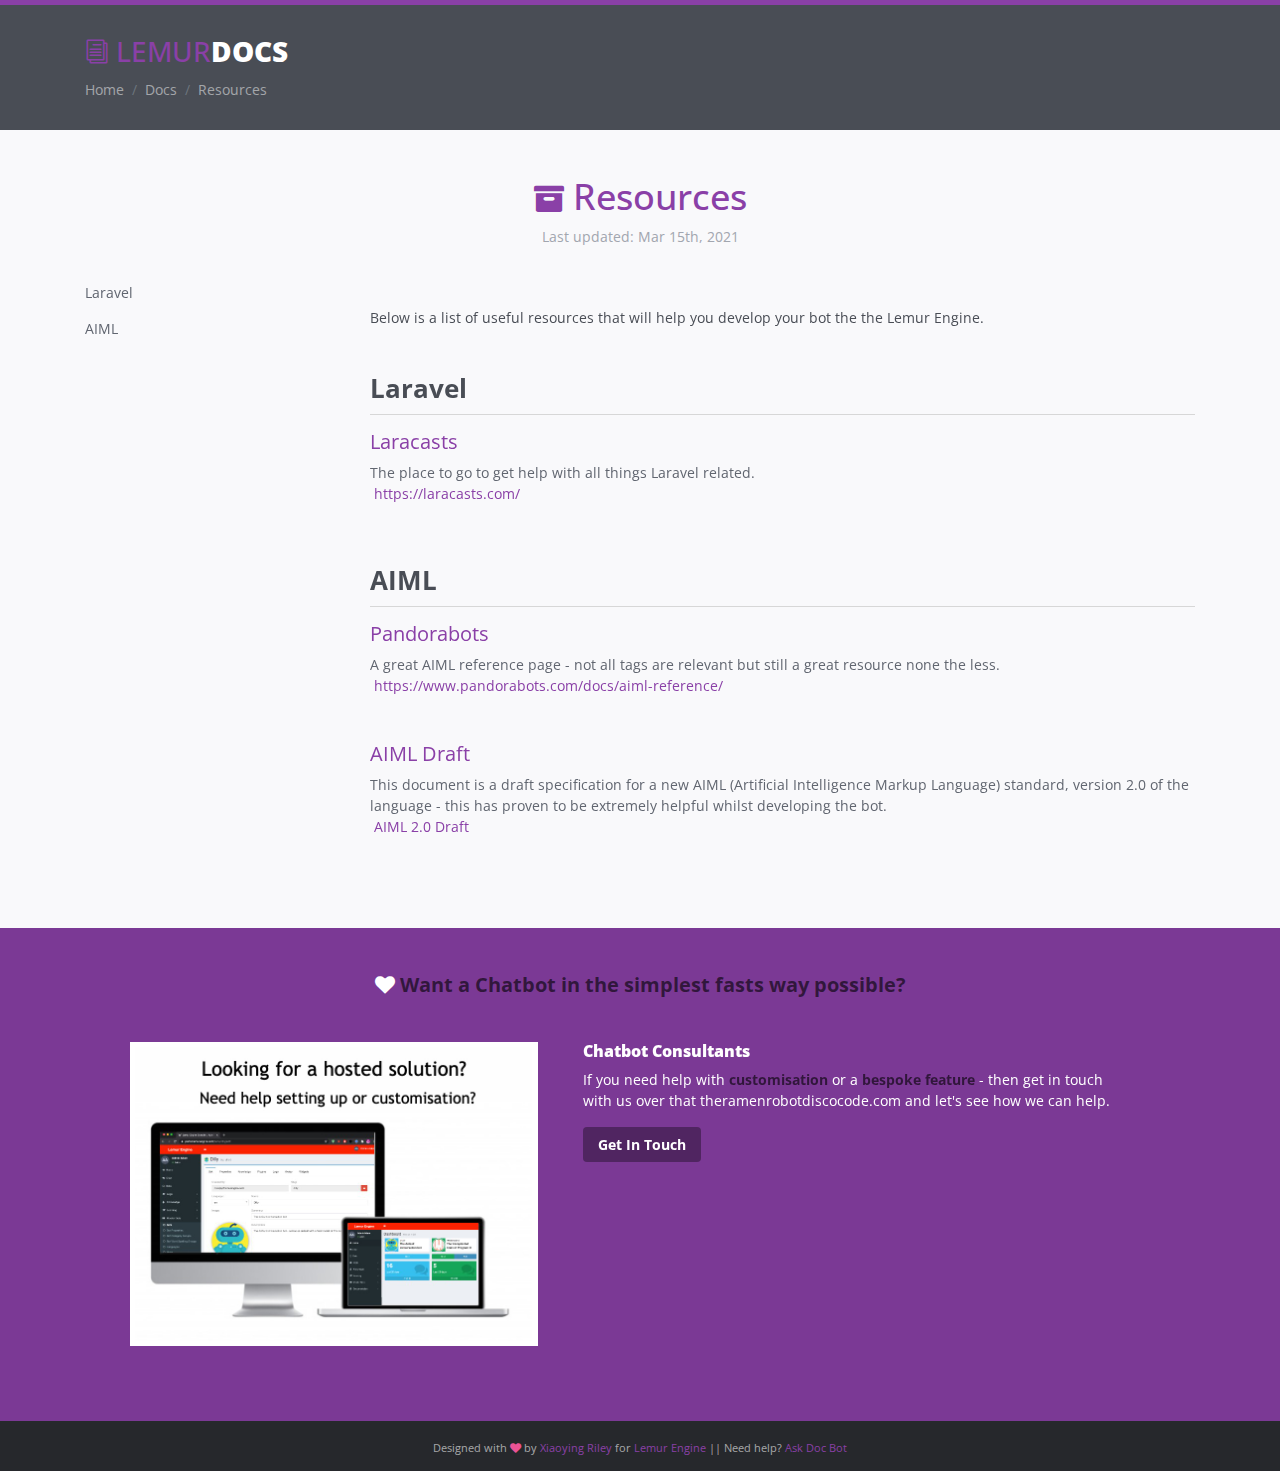
<file: resources.html>
<!DOCTYPE html>
<html lang="en">
<head>
    <title>Useful Resources :: Lemur Docs</title>
    <!-- Meta -->
    <meta charset="utf-8">
    <meta http-equiv="X-UA-Compatible" content="IE=edge">
    <meta name="viewport" content="width=device-width, initial-scale=1.0">
    <meta name="description" content="">
    <meta name="author" content="">    
    <link rel="shortcut icon" href="favicon.ico">  
    <link href='https://fonts.googleapis.com/css?family=Open+Sans:300italic,400italic,600italic,700italic,800italic,400,300,600,700,800' rel='stylesheet' type='text/css'>
    <!-- Global CSS -->
    <link rel="stylesheet" href="assets/plugins/bootstrap/css/bootstrap.min.css">
    <!-- Font Awesome CSS -->
    <link rel="stylesheet" href="https://cdnjs.cloudflare.com/ajax/libs/font-awesome/4.7.0/css/font-awesome.min.css">
    <!-- Plugins CSS -->    
    <link rel="stylesheet" href="assets/plugins/prism/prism.css">
    <link rel="stylesheet" href="assets/plugins/lightbox/dist/ekko-lightbox.css">
    <link rel="stylesheet" href="assets/plugins/elegant_font/css/style.css">

    <!-- Theme CSS -->
    <link id="theme-style" rel="stylesheet" href="assets/css/styles.css">


    <link rel="stylesheet" href="https://portal.lemurengine.com/widgets/popup/chat.css">
    <!-- Global site tag (gtag.js) - Google Analytics -->
    <script async src="https://www.googletagmanager.com/gtag/js?id=G-69T7729BGS"></script>
    <script>
        window.dataLayer = window.dataLayer || [];
        function gtag(){dataLayer.push(arguments);}
        gtag('js', new Date());

        gtag('config', 'G-69T7729BGS');
    </script>
    
</head> 

<body class="body-purple">
    <div class="page-wrapper">
        <!-- ******Header****** -->
        <header id="header" class="header">
            <div class="container">
                <div class="branding">
                    <h1 class="logo">
                        <a href="index.html">
                            <span aria-hidden="true" class="icon_documents_alt icon"></span>
                            <span class="text-highlight">Lemur</span><span class="text-bold">Docs</span>
                        </a>
                    </h1>
                </div><!--//branding-->
                <ol class="breadcrumb">
                    <li class="breadcrumb-item"><a href="index.html">Home</a></li>
                    <li class="breadcrumb-item"><a href="index.html">Docs</a></li>
                    <li class="breadcrumb-item active">Resources</li>
                </ol>
            </div><!--//container-->
        </header><!--//header-->
        <div class="doc-wrapper">
            <div class="container">
                <div id="doc-header" class="doc-header text-center">
                    <h1 class="doc-title"><span aria-hidden="true" class="icon icon_archive"></span> Resources</h1>
                    <div class="meta"><i class="far fa-clock"></i> Last updated: Mar 15th, 2021</div>
                </div><!--//doc-header-->
                <div class="doc-body row">
                    <div class="doc-content col-md-9 col-12 order-1">
                        <div class="content-inner">
                            <section id="introduction" class="doc-section">
                                <div class="section-block">
                                    Below is a list of useful resources that will help you develop your bot the the Lemur Engine.
                                </div>
                            </section>
                            <section id="laravel" class="doc-section">
                                <h2 class="section-title">Laravel</h2>
                                <div class="section-block">
                                    <h3 class="question"><a href="https://laracasts.com/" target="_blank">Laracasts</a></h3>
                                    <div class="answer">The place to go to get help with all things Laravel related.</div>
                                    <p><a href="https://laracasts.com/" target="_blank"><i class="fa fa-external-link-alt"></i> https://laracasts.com/</a></p>
                                </div><!--//section-block-->
                            </section><!--//doc-section-->


                            <section id="aiml" class="doc-section">
                                <h2 class="section-title">AIML</h2>
                                <div class="section-block">
                                    <h3 class="question"><a href="https://www.pandorabots.com/docs/aiml-reference/" target="_blank">Pandorabots</a></h3>
                                    <div class="answer">A great AIML reference page - not all tags are relevant but still a great resource none the less.</div>
                                    <p><a href="https://www.pandorabots.com/docs/aiml-reference/" target="_blank"><i class="fa fa-external-link-alt"></i> https://www.pandorabots.com/docs/aiml-reference/</a></p>
                                </div><!--//section-block-->

                                <div class="section-block">
                                    <h3 class="question"><a href="https://gist.github.com/onlurking/f6431e672cfa202c09a7c7cf92ac8a8b" target="_blank">AIML Draft </a></h3>
                                    <div class="answer">This document is a draft specification for a new AIML (Artificial Intelligence Markup Language) standard, version 2.0 of the language - this has proven to be extremely helpful whilst developing the bot.</div>
                                    <p><a href="https://gist.github.com/onlurking/f6431e672cfa202c09a7c7cf92ac8a8b" target="_blank"><i class="fa fa-external-link-alt"></i> AIML 2.0 Draft</a></p>
                                </div><!--//section-block-->


                            </section><!--//doc-section-->



                        </div><!--//content-inner-->
                    </div><!--//doc-content-->
                    <div class="doc-sidebar col-md-3 col-12 order-0 d-none d-md-flex">
                        <div id="doc-nav" class="doc-nav">
                            <nav id="doc-menu" class="nav doc-menu flex-column sticky">
                                <a class="nav-link scrollto" href="#laravel">Laravel</a>
                                <a class="nav-link scrollto" href="#aiml">AIML</a>
                            </nav><!--//doc-menu-->
                        </div>
                    </div><!--//doc-sidebar-->
                </div><!--//doc-body-->              
            </div><!--//container-->
        </div><!--//doc-wrapper-->

        <div id="promo-block" class="promo-block">
            <div class="container">
                <div class="promo-block-inner">
                    <h3 class="promo-title text-center"><i class="fa fa-heart"></i> <a href="https://lemursite.com/hosted" target="_blank">Want a Chatbot in the simplest fasts way possible?</a></h3>
                    <div class="row">
                        <div class="figure-holder col-lg-5 col-md-6 col-12">
                            <div class="figure-holder-inner">
                                <a href="https://lemursite.com/hosted" target="_blank"><img class="img-fluid" src="assets/images/help.jpg" alt="Host Bots" /></a>
                                <a class="mask" href="https://lemursite.com/hosted"><i class="icon fa fa-heart pink"></i></a>

                            </div>
                        </div><!--//figure-holder-->
                        <div class="content-holder col-lg-7 col-md-6 col-12">
                            <div class="content-holder-inner">
                                <div class="desc">
                                    <h4 class="content-title"><strong> Chatbot Consultants</strong></h4>
                                    <p>If you need help with <strong class="highlight">customisation</strong> or a <strong class="highlight">bespoke feature</strong> - then get in touch with us over that theramenrobotdiscocode.com and let's see how we can help.</p>
                                    <a class="btn btn-cta" href="https://theramenrobotdiscocode.com/p/quote/" target="_blank"><i class="fas fa-external-link-alt"></i> Get In Touch</a>

                                </div><!--//desc-->
                            </div><!--//content-holder-inner-->
                        </div><!--//content-holder-->
                    </div><!--//row-->
                </div><!--//promo-block-inner-->
            </div><!--//container-->
        </div><!--//promo-block-->
        
    </div><!--//page-wrapper-->

    <!-- bot chat window -->
    <div id="chat-popup" data-botid="doc-bot" data-clientid="" data-host="https://portal.lemurengine.com"></div>
    <!--/bot chat window -->
    
    <footer id="footer" class="footer text-center">
        <div class="container">

           <small class="copyright">Designed with <i class="fa fa-heart"></i> by <a href="https://themes.3rdwavemedia.com/" target="_blank">Xiaoying Riley</a> for <a href="https://lemurengine.com/" target="_blank">Lemur Engine</a> || Need help? <a href="docbot.html" target="_blank">Ask Doc Bot</a> </small>

        </div><!--//container-->
    </footer><!--//footer-->
    
     
    <!-- Main Javascript -->          
    <script type="text/javascript" src="assets/plugins/jquery-3.4.1.min.js"></script>
    <script type="text/javascript" src="assets/plugins/bootstrap/js/bootstrap.min.js"></script>
    <script type="text/javascript" src="assets/plugins/prism/prism.js"></script>    
    <script type="text/javascript" src="assets/plugins/jquery-scrollTo/jquery.scrollTo.min.js"></script>  
    <script type="text/javascript" src="assets/plugins/lightbox/dist/ekko-lightbox.min.js"></script>   
    <script type="text/javascript" src="assets/plugins/stickyfill/dist/stickyfill.min.js"></script>                                                                
    <script type="text/javascript" src="assets/js/main.js"></script>
    <script type="text/javascript" src="https://portal.lemurengine.com/widgets/popup/chat.js"></script>
    
</body>
</html>
</file>
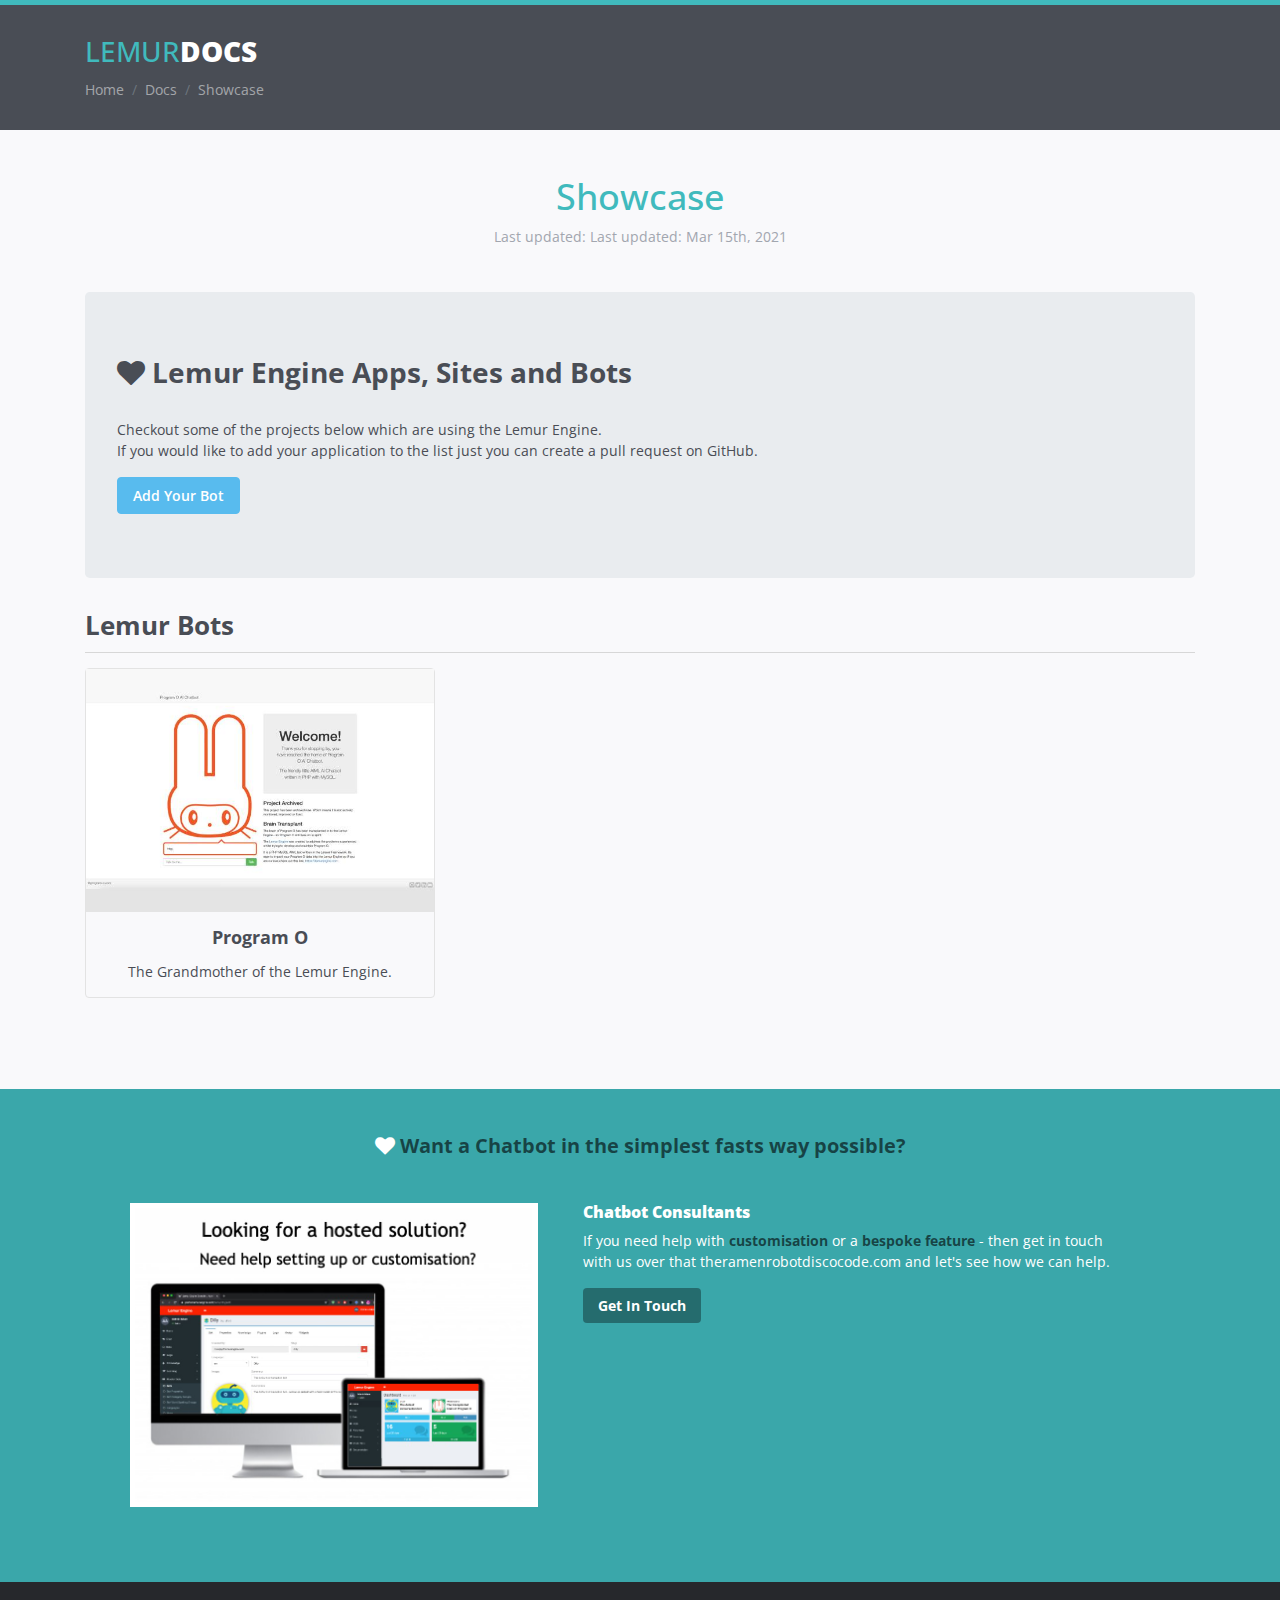
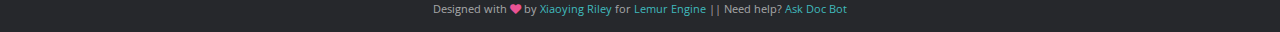
<file: showcase.html>
<!DOCTYPE html>
<html lang="en">
<head>
    <title>Showcase :: Lemur Docs</title>
    <!-- Meta -->
    <meta charset="utf-8">
    <meta http-equiv="X-UA-Compatible" content="IE=edge">
    <meta name="viewport" content="width=device-width, initial-scale=1.0">
    <meta name="description" content="Lemur Engine chatbot documentation - showcase">
    <meta name="author" content="Lemur Engine">
    <link rel="shortcut icon" href="favicon.ico">
    <link href='https://fonts.googleapis.com/css?family=Open+Sans:300italic,400italic,600italic,700italic,800italic,400,300,600,700,800' rel='stylesheet' type='text/css'>
    <!-- Global CSS -->
    <link rel="stylesheet" href="assets/plugins/bootstrap/css/bootstrap.min.css">
    <!-- Font Awesome CSS -->
    <link rel="stylesheet" href="https://cdnjs.cloudflare.com/ajax/libs/font-awesome/4.7.0/css/font-awesome.min.css">
    <!-- Plugins CSS -->
    <link rel="stylesheet" href="assets/plugins/prism/prism.css">
    <!-- Theme CSS -->
    <link id="theme-style" rel="stylesheet" href="assets/css/styles.css">
    <!-- Lemur Engine CSS -->
    <link rel="stylesheet" href="https://portal.lemurengine.com/widgets/popup/chat.css">
    <!-- Global site tag (gtag.js) - Google Analytics -->
    <script async src="https://www.googletagmanager.com/gtag/js?id=G-69T7729BGS"></script>
    <script>
        window.dataLayer = window.dataLayer || [];
        function gtag(){dataLayer.push(arguments);}
        gtag('js', new Date());

        gtag('config', 'G-69T7729BGS');
    </script>

</head>

<body>
    <div class="page-wrapper">
	    
	    <!-- ******Header****** -->
        <header id="header" class="header">
            <div class="container">
                <div class="branding">
                    <h1 class="logo">
                        <a href="index.html">
                            <span aria-hidden="true" class="icon_documents_alt icon"></span>
                            <span class="text-highlight">Lemur</span><span class="text-bold">Docs</span>
                        </a>
                    </h1>
                </div><!--//branding-->
                <ol class="breadcrumb">
                    <li class="breadcrumb-item"><a href="index.html">Home</a></li>
                    <li class="breadcrumb-item"><a href="index.html">Docs</a></li>
                    <li class="breadcrumb-item active">Showcase</li>
                </ol>
            </div><!--//container-->
        </header><!--//header-->

        <div class="doc-wrapper">
            <div class="container">
                <div id="doc-header" class="doc-header text-center">
                    <h1 class="doc-title"><span aria-hidden="true" class="icon icon_genius"></span> Showcase</h1>
                    <div class="meta"><i class="far fa-clock"></i> Last updated: Last updated: Mar 15th, 2021</div>
                </div><!--//doc-header-->
                <div id="showcase" class="doc-body row">
                    <div class="doc-content col-md-12 col-12 order-1">
                        <div class="content-inner">
                            <section id="premium-themes" class="doc-section">
                                <div class="jumbotron">
                                    <h1><i class="fa fa-heart"></i> Lemur Engine Apps, Sites and Bots</h1>
                                    <p>Checkout some of the projects below which are using the Lemur Engine.<br/>If you would like to add your application to the list just you can create a pull request on GitHub.</p>
                                    <a class="scrollto btn btn-blue btn-cta" href="#theme-start">Add Your Bot</a>
                                </div><!--//jumbotron-->
                                <h2 id="theme-start" class="section-title">Lemur Bots</h2>
                                <div class="section-block">
                                    <div class="row">
	                                    <div class="col-md-4 col-12 mb-3">
                                            <div class="theme-card">
                                                <a href="https://program-o.com" target="_blank"><img class="img-fluid" src="assets/images/showcase/program-o-thumb.jpg" alt="screenshot" /></a>
                                                <div class="card-block">
                                                    <h4 class="card-title">Program O</h4>
                                                    <p class="card-text">The Grandmother of the Lemur Engine.</p>
                                                </div><!--//card-block-->
                                                <a class="mask" href="https://program-o.com" target="_blank"><i class="icon fa fa-search-plus"></i></a>
                                            </div><!--//theme-card-->
                                        </div>


                                        
                                       
                                        
                                    </div><!--//row-->
                                </div><!--//section-block-->
                            </section><!--//doc-section-->

                                                        
                        </div><!--//content-inner-->
                    </div><!--//doc-content-->

                </div><!--//doc-body-->              
            </div><!--//container-->
        </div><!--//doc-wrapper-->

        <div id="promo-block" class="promo-block">
            <div class="container">
                <div class="promo-block-inner">
                    <h3 class="promo-title text-center"><i class="fa fa-heart"></i> <a href="https://lemursite.com/hosted" target="_blank">Want a Chatbot in the simplest fasts way possible?</a></h3>
                    <div class="row">
                        <div class="figure-holder col-lg-5 col-md-6 col-12">
                            <div class="figure-holder-inner">
                                <a href="https://lemursite.com/hosted" target="_blank"><img class="img-fluid" src="assets/images/help.jpg" alt="Host Bots" /></a>
                                <a class="mask" href="https://lemursite.com/hosted"><i class="icon fa fa-heart pink"></i></a>

                            </div>
                        </div><!--//figure-holder-->
                        <div class="content-holder col-lg-7 col-md-6 col-12">
                            <div class="content-holder-inner">
                                <div class="desc">
                                    <h4 class="content-title"><strong> Chatbot Consultants</strong></h4>
                                    <p>If you need help with <strong class="highlight">customisation</strong> or a <strong class="highlight">bespoke feature</strong> - then get in touch with us over that theramenrobotdiscocode.com and let's see how we can help.</p>
                                    <a class="btn btn-cta" href="https://theramenrobotdiscocode.com/p/quote/" target="_blank"><i class="fas fa-external-link-alt"></i> Get In Touch</a>

                                </div><!--//desc-->
                            </div><!--//content-holder-inner-->
                        </div><!--//content-holder-->
                    </div><!--//row-->
                </div><!--//promo-block-inner-->
            </div><!--//container-->
        </div><!--//promo-block-->

    </div><!--//page-wrapper-->

    <!-- bot chat window -->
    <div id="chat-popup" data-botid="doc-bot" data-clientid="" data-host="https://portal.lemurengine.com"></div>
    <!--/bot chat window -->

    <footer id="footer" class="footer text-center">
        <div class="container">

           <small class="copyright">Designed with <i class="fa fa-heart"></i> by <a href="https://themes.3rdwavemedia.com/" target="_blank">Xiaoying Riley</a> for <a href="https://lemurengine.com/" target="_blank">Lemur Engine</a> || Need help? <a href="docbot.html" target="_blank">Ask Doc Bot</a> </small>

        </div><!--//container-->
    </footer><!--//footer-->


    <!-- Main Javascript -->
    <script type="text/javascript" src="assets/plugins/jquery-3.4.1.min.js"></script>
    <script type="text/javascript" src="assets/plugins/bootstrap/js/bootstrap.min.js"></script>
    <script type="text/javascript" src="assets/plugins/prism/prism.js"></script>
    <script type="text/javascript" src="assets/plugins/jquery-scrollTo/jquery.scrollTo.min.js"></script>
    <script type="text/javascript" src="assets/plugins/lightbox/dist/ekko-lightbox.min.js"></script>
    <script type="text/javascript" src="assets/plugins/stickyfill/dist/stickyfill.min.js"></script>
    <script type="text/javascript" src="assets/js/main.js"></script>
    <script type="text/javascript" src="https://portal.lemurengine.com/widgets/popup/chat.js"></script>

</body>
</html>
</file>
<file: assets/plugins/prism/prism.css>
/* http://prismjs.com/download.html?themes=prism-okaidia&languages=markup+css+clike+javascript+ruby+git+haml+handlebars+http+php+python+sass+scss+vim+yaml&plugins=line-numbers */
/**
 * okaidia theme for JavaScript, CSS and HTML
 * Loosely based on Monokai textmate theme by http://www.monokai.nl/
 * @author ocodia
 */

code[class*="language-"],
pre[class*="language-"] {
	color: #f8f8f2;
	text-shadow: 0 1px rgba(0, 0, 0, 0.3);
	font-family: Consolas, Monaco, 'Andale Mono', 'Ubuntu Mono', monospace;
	direction: ltr;
	text-align: left;
	white-space: pre;
	word-spacing: normal;
	word-break: normal;
	word-wrap: normal;
	line-height: 1.5;

	-moz-tab-size: 4;
	-o-tab-size: 4;
	tab-size: 4;

	-webkit-hyphens: none;
	-moz-hyphens: none;
	-ms-hyphens: none;
	hyphens: none;
}

/* Code blocks */
pre[class*="language-"] {
	padding: 1em;
	margin: .5em 0;
	overflow: auto;
	border-radius: 0.3em;
}

:not(pre) > code[class*="language-"],
pre[class*="language-"] {
	background: #272822;
}

/* Inline code */
:not(pre) > code[class*="language-"] {
	padding: .1em;
	border-radius: .3em;
	white-space: normal;
}

.token.comment,
.token.prolog,
.token.doctype,
.token.cdata {
	color: slategray;
}

.token.punctuation {
	color: #f8f8f2;
}

.namespace {
	opacity: .7;
}

.token.property,
.token.tag,
.token.constant,
.token.symbol,
.token.deleted {
	color: #f92672;
}

.token.boolean,
.token.number {
	color: #ae81ff;
}

.token.selector,
.token.attr-name,
.token.string,
.token.char,
.token.builtin,
.token.inserted {
	color: #a6e22e;
}

.token.operator,
.token.entity,
.token.url,
.language-css .token.string,
.style .token.string,
.token.variable {
	color: #f8f8f2;
}

.token.atrule,
.token.attr-value,
.token.function {
	color: #e6db74;
}

.token.keyword {
	color: #66d9ef;
}

.token.regex,
.token.important {
	color: #fd971f;
}

.token.important,
.token.bold {
	font-weight: bold;
}
.token.italic {
	font-style: italic;
}

.token.entity {
	cursor: help;
}

pre.line-numbers {
	position: relative;
	padding-left: 3.8em;
	counter-reset: linenumber;
}

pre.line-numbers > code {
	position: relative;
}

.line-numbers .line-numbers-rows {
	position: absolute;
	pointer-events: none;
	top: 0;
	font-size: 100%;
	left: -3.8em;
	width: 3em; /* works for line-numbers below 1000 lines */
	letter-spacing: -1px;
	border-right: 1px solid #999;

	-webkit-user-select: none;
	-moz-user-select: none;
	-ms-user-select: none;
	user-select: none;

}

	.line-numbers-rows > span {
		pointer-events: none;
		display: block;
		counter-increment: linenumber;
	}

		.line-numbers-rows > span:before {
			content: counter(linenumber);
			color: #999;
			display: block;
			padding-right: 0.8em;
			text-align: right;
		}
</file>
<file: assets/plugins/elegant_font/css/style.css>
@font-face {
	font-family: 'ElegantIcons';
	src:url('fonts/ElegantIcons.eot');
	src:url('fonts/ElegantIcons.eot?#iefix') format('embedded-opentype'),
		url('fonts/ElegantIcons.woff') format('woff'),
		url('fonts/ElegantIcons.ttf') format('truetype'),
		url('fonts/ElegantIcons.svg#ElegantIcons') format('svg');
	font-weight: normal;
	font-style: normal;
}

/* Use the following CSS code if you want to use data attributes for inserting your icons */
[data-icon]:before {
	font-family: 'ElegantIcons';
	content: attr(data-icon);
	speak: none;
	font-weight: normal;
	font-variant: normal;
	text-transform: none;
	line-height: 1;
	-webkit-font-smoothing: antialiased;
	-moz-osx-font-smoothing: grayscale;
}

/* Use the following CSS code if you want to have a class per icon */
/*
Instead of a list of all class selectors,
you can use the generic selector below, but it's slower:
[class*="your-class-prefix"] {
*/
.arrow_up, .arrow_down, .arrow_left, .arrow_right, .arrow_left-up, .arrow_right-up, .arrow_right-down, .arrow_left-down, .arrow-up-down, .arrow_up-down_alt, .arrow_left-right_alt, .arrow_left-right, .arrow_expand_alt2, .arrow_expand_alt, .arrow_condense, .arrow_expand, .arrow_move, .arrow_carrot-up, .arrow_carrot-down, .arrow_carrot-left, .arrow_carrot-right, .arrow_carrot-2up, .arrow_carrot-2down, .arrow_carrot-2left, .arrow_carrot-2right, .arrow_carrot-up_alt2, .arrow_carrot-down_alt2, .arrow_carrot-left_alt2, .arrow_carrot-right_alt2, .arrow_carrot-2up_alt2, .arrow_carrot-2down_alt2, .arrow_carrot-2left_alt2, .arrow_carrot-2right_alt2, .arrow_triangle-up, .arrow_triangle-down, .arrow_triangle-left, .arrow_triangle-right, .arrow_triangle-up_alt2, .arrow_triangle-down_alt2, .arrow_triangle-left_alt2, .arrow_triangle-right_alt2, .arrow_back, .icon_minus-06, .icon_plus, .icon_close, .icon_check, .icon_minus_alt2, .icon_plus_alt2, .icon_close_alt2, .icon_check_alt2, .icon_zoom-out_alt, .icon_zoom-in_alt, .icon_search, .icon_box-empty, .icon_box-selected, .icon_minus-box, .icon_plus-box, .icon_box-checked, .icon_circle-empty, .icon_circle-slelected, .icon_stop_alt2, .icon_stop, .icon_pause_alt2, .icon_pause, .icon_menu, .icon_menu-square_alt2, .icon_menu-circle_alt2, .icon_ul, .icon_ol, .icon_adjust-horiz, .icon_adjust-vert, .icon_document_alt, .icon_documents_alt, .icon_pencil, .icon_pencil-edit_alt, .icon_pencil-edit, .icon_folder-alt, .icon_folder-open_alt, .icon_folder-add_alt, .icon_info_alt, .icon_error-oct_alt, .icon_error-circle_alt, .icon_error-triangle_alt, .icon_question_alt2, .icon_question, .icon_comment_alt, .icon_chat_alt, .icon_vol-mute_alt, .icon_volume-low_alt, .icon_volume-high_alt, .icon_quotations, .icon_quotations_alt2, .icon_clock_alt, .icon_lock_alt, .icon_lock-open_alt, .icon_key_alt, .icon_cloud_alt, .icon_cloud-upload_alt, .icon_cloud-download_alt, .icon_image, .icon_images, .icon_lightbulb_alt, .icon_gift_alt, .icon_house_alt, .icon_genius, .icon_mobile, .icon_tablet, .icon_laptop, .icon_desktop, .icon_camera_alt, .icon_mail_alt, .icon_cone_alt, .icon_ribbon_alt, .icon_bag_alt, .icon_creditcard, .icon_cart_alt, .icon_paperclip, .icon_tag_alt, .icon_tags_alt, .icon_trash_alt, .icon_cursor_alt, .icon_mic_alt, .icon_compass_alt, .icon_pin_alt, .icon_pushpin_alt, .icon_map_alt, .icon_drawer_alt, .icon_toolbox_alt, .icon_book_alt, .icon_calendar, .icon_film, .icon_table, .icon_contacts_alt, .icon_headphones, .icon_lifesaver, .icon_piechart, .icon_refresh, .icon_link_alt, .icon_link, .icon_loading, .icon_blocked, .icon_archive_alt, .icon_heart_alt, .icon_star_alt, .icon_star-half_alt, .icon_star, .icon_star-half, .icon_tools, .icon_tool, .icon_cog, .icon_cogs, .arrow_up_alt, .arrow_down_alt, .arrow_left_alt, .arrow_right_alt, .arrow_left-up_alt, .arrow_right-up_alt, .arrow_right-down_alt, .arrow_left-down_alt, .arrow_condense_alt, .arrow_expand_alt3, .arrow_carrot_up_alt, .arrow_carrot-down_alt, .arrow_carrot-left_alt, .arrow_carrot-right_alt, .arrow_carrot-2up_alt, .arrow_carrot-2dwnn_alt, .arrow_carrot-2left_alt, .arrow_carrot-2right_alt, .arrow_triangle-up_alt, .arrow_triangle-down_alt, .arrow_triangle-left_alt, .arrow_triangle-right_alt, .icon_minus_alt, .icon_plus_alt, .icon_close_alt, .icon_check_alt, .icon_zoom-out, .icon_zoom-in, .icon_stop_alt, .icon_menu-square_alt, .icon_menu-circle_alt, .icon_document, .icon_documents, .icon_pencil_alt, .icon_folder, .icon_folder-open, .icon_folder-add, .icon_folder_upload, .icon_folder_download, .icon_info, .icon_error-circle, .icon_error-oct, .icon_error-triangle, .icon_question_alt, .icon_comment, .icon_chat, .icon_vol-mute, .icon_volume-low, .icon_volume-high, .icon_quotations_alt, .icon_clock, .icon_lock, .icon_lock-open, .icon_key, .icon_cloud, .icon_cloud-upload, .icon_cloud-download, .icon_lightbulb, .icon_gift, .icon_house, .icon_camera, .icon_mail, .icon_cone, .icon_ribbon, .icon_bag, .icon_cart, .icon_tag, .icon_tags, .icon_trash, .icon_cursor, .icon_mic, .icon_compass, .icon_pin, .icon_pushpin, .icon_map, .icon_drawer, .icon_toolbox, .icon_book, .icon_contacts, .icon_archive, .icon_heart, .icon_profile, .icon_group, .icon_grid-2x2, .icon_grid-3x3, .icon_music, .icon_pause_alt, .icon_phone, .icon_upload, .icon_download, .social_facebook, .social_twitter, .social_pinterest, .social_googleplus, .social_tumblr, .social_tumbleupon, .social_wordpress, .social_instagram, .social_dribbble, .social_vimeo, .social_linkedin, .social_rss, .social_deviantart, .social_share, .social_myspace, .social_skype, .social_youtube, .social_picassa, .social_googledrive, .social_flickr, .social_blogger, .social_spotify, .social_delicious, .social_facebook_circle, .social_twitter_circle, .social_pinterest_circle, .social_googleplus_circle, .social_tumblr_circle, .social_stumbleupon_circle, .social_wordpress_circle, .social_instagram_circle, .social_dribbble_circle, .social_vimeo_circle, .social_linkedin_circle, .social_rss_circle, .social_deviantart_circle, .social_share_circle, .social_myspace_circle, .social_skype_circle, .social_youtube_circle, .social_picassa_circle, .social_googledrive_alt2, .social_flickr_circle, .social_blogger_circle, .social_spotify_circle, .social_delicious_circle, .social_facebook_square, .social_twitter_square, .social_pinterest_square, .social_googleplus_square, .social_tumblr_square, .social_stumbleupon_square, .social_wordpress_square, .social_instagram_square, .social_dribbble_square, .social_vimeo_square, .social_linkedin_square, .social_rss_square, .social_deviantart_square, .social_share_square, .social_myspace_square, .social_skype_square, .social_youtube_square, .social_picassa_square, .social_googledrive_square, .social_flickr_square, .social_blogger_square, .social_spotify_square, .social_delicious_square, .icon_printer, .icon_calulator, .icon_building, .icon_floppy, .icon_drive, .icon_search-2, .icon_id, .icon_id-2, .icon_puzzle, .icon_like, .icon_dislike, .icon_mug, .icon_currency, .icon_wallet, .icon_pens, .icon_easel, .icon_flowchart, .icon_datareport, .icon_briefcase, .icon_shield, .icon_percent, .icon_globe, .icon_globe-2, .icon_target, .icon_hourglass, .icon_balance, .icon_rook, .icon_printer-alt, .icon_calculator_alt, .icon_building_alt, .icon_floppy_alt, .icon_drive_alt, .icon_search_alt, .icon_id_alt, .icon_id-2_alt, .icon_puzzle_alt, .icon_like_alt, .icon_dislike_alt, .icon_mug_alt, .icon_currency_alt, .icon_wallet_alt, .icon_pens_alt, .icon_easel_alt, .icon_flowchart_alt, .icon_datareport_alt, .icon_briefcase_alt, .icon_shield_alt, .icon_percent_alt, .icon_globe_alt, .icon_clipboard {
	font-family: 'ElegantIcons';
	speak: none;
	font-style: normal;
	font-weight: normal;
	font-variant: normal;
	text-transform: none;
	line-height: 1;
	-webkit-font-smoothing: antialiased;
}
.arrow_up:before {
	content: "\21";
}
.arrow_down:before {
	content: "\22";
}
.arrow_left:before {
	content: "\23";
}
.arrow_right:before {
	content: "\24";
}
.arrow_left-up:before {
	content: "\25";
}
.arrow_right-up:before {
	content: "\26";
}
.arrow_right-down:before {
	content: "\27";
}
.arrow_left-down:before {
	content: "\28";
}
.arrow-up-down:before {
	content: "\29";
}
.arrow_up-down_alt:before {
	content: "\2a";
}
.arrow_left-right_alt:before {
	content: "\2b";
}
.arrow_left-right:before {
	content: "\2c";
}
.arrow_expand_alt2:before {
	content: "\2d";
}
.arrow_expand_alt:before {
	content: "\2e";
}
.arrow_condense:before {
	content: "\2f";
}
.arrow_expand:before {
	content: "\30";
}
.arrow_move:before {
	content: "\31";
}
.arrow_carrot-up:before {
	content: "\32";
}
.arrow_carrot-down:before {
	content: "\33";
}
.arrow_carrot-left:before {
	content: "\34";
}
.arrow_carrot-right:before {
	content: "\35";
}
.arrow_carrot-2up:before {
	content: "\36";
}
.arrow_carrot-2down:before {
	content: "\37";
}
.arrow_carrot-2left:before {
	content: "\38";
}
.arrow_carrot-2right:before {
	content: "\39";
}
.arrow_carrot-up_alt2:before {
	content: "\3a";
}
.arrow_carrot-down_alt2:before {
	content: "\3b";
}
.arrow_carrot-left_alt2:before {
	content: "\3c";
}
.arrow_carrot-right_alt2:before {
	content: "\3d";
}
.arrow_carrot-2up_alt2:before {
	content: "\3e";
}
.arrow_carrot-2down_alt2:before {
	content: "\3f";
}
.arrow_carrot-2left_alt2:before {
	content: "\40";
}
.arrow_carrot-2right_alt2:before {
	content: "\41";
}
.arrow_triangle-up:before {
	content: "\42";
}
.arrow_triangle-down:before {
	content: "\43";
}
.arrow_triangle-left:before {
	content: "\44";
}
.arrow_triangle-right:before {
	content: "\45";
}
.arrow_triangle-up_alt2:before {
	content: "\46";
}
.arrow_triangle-down_alt2:before {
	content: "\47";
}
.arrow_triangle-left_alt2:before {
	content: "\48";
}
.arrow_triangle-right_alt2:before {
	content: "\49";
}
.arrow_back:before {
	content: "\4a";
}
.icon_minus-06:before {
	content: "\4b";
}
.icon_plus:before {
	content: "\4c";
}
.icon_close:before {
	content: "\4d";
}
.icon_check:before {
	content: "\4e";
}
.icon_minus_alt2:before {
	content: "\4f";
}
.icon_plus_alt2:before {
	content: "\50";
}
.icon_close_alt2:before {
	content: "\51";
}
.icon_check_alt2:before {
	content: "\52";
}
.icon_zoom-out_alt:before {
	content: "\53";
}
.icon_zoom-in_alt:before {
	content: "\54";
}
.icon_search:before {
	content: "\55";
}
.icon_box-empty:before {
	content: "\56";
}
.icon_box-selected:before {
	content: "\57";
}
.icon_minus-box:before {
	content: "\58";
}
.icon_plus-box:before {
	content: "\59";
}
.icon_box-checked:before {
	content: "\5a";
}
.icon_circle-empty:before {
	content: "\5b";
}
.icon_circle-slelected:before {
	content: "\5c";
}
.icon_stop_alt2:before {
	content: "\5d";
}
.icon_stop:before {
	content: "\5e";
}
.icon_pause_alt2:before {
	content: "\5f";
}
.icon_pause:before {
	content: "\60";
}
.icon_menu:before {
	content: "\61";
}
.icon_menu-square_alt2:before {
	content: "\62";
}
.icon_menu-circle_alt2:before {
	content: "\63";
}
.icon_ul:before {
	content: "\64";
}
.icon_ol:before {
	content: "\65";
}
.icon_adjust-horiz:before {
	content: "\66";
}
.icon_adjust-vert:before {
	content: "\67";
}
.icon_document_alt:before {
	content: "\68";
}
.icon_documents_alt:before {
	content: "\69";
}
.icon_pencil:before {
	content: "\6a";
}
.icon_pencil-edit_alt:before {
	content: "\6b";
}
.icon_pencil-edit:before {
	content: "\6c";
}
.icon_folder-alt:before {
	content: "\6d";
}
.icon_folder-open_alt:before {
	content: "\6e";
}
.icon_folder-add_alt:before {
	content: "\6f";
}
.icon_info_alt:before {
	content: "\70";
}
.icon_error-oct_alt:before {
	content: "\71";
}
.icon_error-circle_alt:before {
	content: "\72";
}
.icon_error-triangle_alt:before {
	content: "\73";
}
.icon_question_alt2:before {
	content: "\74";
}
.icon_question:before {
	content: "\75";
}
.icon_comment_alt:before {
	content: "\76";
}
.icon_chat_alt:before {
	content: "\77";
}
.icon_vol-mute_alt:before {
	content: "\78";
}
.icon_volume-low_alt:before {
	content: "\79";
}
.icon_volume-high_alt:before {
	content: "\7a";
}
.icon_quotations:before {
	content: "\7b";
}
.icon_quotations_alt2:before {
	content: "\7c";
}
.icon_clock_alt:before {
	content: "\7d";
}
.icon_lock_alt:before {
	content: "\7e";
}
.icon_lock-open_alt:before {
	content: "\e000";
}
.icon_key_alt:before {
	content: "\e001";
}
.icon_cloud_alt:before {
	content: "\e002";
}
.icon_cloud-upload_alt:before {
	content: "\e003";
}
.icon_cloud-download_alt:before {
	content: "\e004";
}
.icon_image:before {
	content: "\e005";
}
.icon_images:before {
	content: "\e006";
}
.icon_lightbulb_alt:before {
	content: "\e007";
}
.icon_gift_alt:before {
	content: "\e008";
}
.icon_house_alt:before {
	content: "\e009";
}
.icon_genius:before {
	content: "\e00a";
}
.icon_mobile:before {
	content: "\e00b";
}
.icon_tablet:before {
	content: "\e00c";
}
.icon_laptop:before {
	content: "\e00d";
}
.icon_desktop:before {
	content: "\e00e";
}
.icon_camera_alt:before {
	content: "\e00f";
}
.icon_mail_alt:before {
	content: "\e010";
}
.icon_cone_alt:before {
	content: "\e011";
}
.icon_ribbon_alt:before {
	content: "\e012";
}
.icon_bag_alt:before {
	content: "\e013";
}
.icon_creditcard:before {
	content: "\e014";
}
.icon_cart_alt:before {
	content: "\e015";
}
.icon_paperclip:before {
	content: "\e016";
}
.icon_tag_alt:before {
	content: "\e017";
}
.icon_tags_alt:before {
	content: "\e018";
}
.icon_trash_alt:before {
	content: "\e019";
}
.icon_cursor_alt:before {
	content: "\e01a";
}
.icon_mic_alt:before {
	content: "\e01b";
}
.icon_compass_alt:before {
	content: "\e01c";
}
.icon_pin_alt:before {
	content: "\e01d";
}
.icon_pushpin_alt:before {
	content: "\e01e";
}
.icon_map_alt:before {
	content: "\e01f";
}
.icon_drawer_alt:before {
	content: "\e020";
}
.icon_toolbox_alt:before {
	content: "\e021";
}
.icon_book_alt:before {
	content: "\e022";
}
.icon_calendar:before {
	content: "\e023";
}
.icon_film:before {
	content: "\e024";
}
.icon_table:before {
	content: "\e025";
}
.icon_contacts_alt:before {
	content: "\e026";
}
.icon_headphones:before {
	content: "\e027";
}
.icon_lifesaver:before {
	content: "\e028";
}
.icon_piechart:before {
	content: "\e029";
}
.icon_refresh:before {
	content: "\e02a";
}
.icon_link_alt:before {
	content: "\e02b";
}
.icon_link:before {
	content: "\e02c";
}
.icon_loading:before {
	content: "\e02d";
}
.icon_blocked:before {
	content: "\e02e";
}
.icon_archive_alt:before {
	content: "\e02f";
}
.icon_heart_alt:before {
	content: "\e030";
}
.icon_star_alt:before {
	content: "\e031";
}
.icon_star-half_alt:before {
	content: "\e032";
}
.icon_star:before {
	content: "\e033";
}
.icon_star-half:before {
	content: "\e034";
}
.icon_tools:before {
	content: "\e035";
}
.icon_tool:before {
	content: "\e036";
}
.icon_cog:before {
	content: "\e037";
}
.icon_cogs:before {
	content: "\e038";
}
.arrow_up_alt:before {
	content: "\e039";
}
.arrow_down_alt:before {
	content: "\e03a";
}
.arrow_left_alt:before {
	content: "\e03b";
}
.arrow_right_alt:before {
	content: "\e03c";
}
.arrow_left-up_alt:before {
	content: "\e03d";
}
.arrow_right-up_alt:before {
	content: "\e03e";
}
.arrow_right-down_alt:before {
	content: "\e03f";
}
.arrow_left-down_alt:before {
	content: "\e040";
}
.arrow_condense_alt:before {
	content: "\e041";
}
.arrow_expand_alt3:before {
	content: "\e042";
}
.arrow_carrot_up_alt:before {
	content: "\e043";
}
.arrow_carrot-down_alt:before {
	content: "\e044";
}
.arrow_carrot-left_alt:before {
	content: "\e045";
}
.arrow_carrot-right_alt:before {
	content: "\e046";
}
.arrow_carrot-2up_alt:before {
	content: "\e047";
}
.arrow_carrot-2dwnn_alt:before {
	content: "\e048";
}
.arrow_carrot-2left_alt:before {
	content: "\e049";
}
.arrow_carrot-2right_alt:before {
	content: "\e04a";
}
.arrow_triangle-up_alt:before {
	content: "\e04b";
}
.arrow_triangle-down_alt:before {
	content: "\e04c";
}
.arrow_triangle-left_alt:before {
	content: "\e04d";
}
.arrow_triangle-right_alt:before {
	content: "\e04e";
}
.icon_minus_alt:before {
	content: "\e04f";
}
.icon_plus_alt:before {
	content: "\e050";
}
.icon_close_alt:before {
	content: "\e051";
}
.icon_check_alt:before {
	content: "\e052";
}
.icon_zoom-out:before {
	content: "\e053";
}
.icon_zoom-in:before {
	content: "\e054";
}
.icon_stop_alt:before {
	content: "\e055";
}
.icon_menu-square_alt:before {
	content: "\e056";
}
.icon_menu-circle_alt:before {
	content: "\e057";
}
.icon_document:before {
	content: "\e058";
}
.icon_documents:before {
	content: "\e059";
}
.icon_pencil_alt:before {
	content: "\e05a";
}
.icon_folder:before {
	content: "\e05b";
}
.icon_folder-open:before {
	content: "\e05c";
}
.icon_folder-add:before {
	content: "\e05d";
}
.icon_folder_upload:before {
	content: "\e05e";
}
.icon_folder_download:before {
	content: "\e05f";
}
.icon_info:before {
	content: "\e060";
}
.icon_error-circle:before {
	content: "\e061";
}
.icon_error-oct:before {
	content: "\e062";
}
.icon_error-triangle:before {
	content: "\e063";
}
.icon_question_alt:before {
	content: "\e064";
}
.icon_comment:before {
	content: "\e065";
}
.icon_chat:before {
	content: "\e066";
}
.icon_vol-mute:before {
	content: "\e067";
}
.icon_volume-low:before {
	content: "\e068";
}
.icon_volume-high:before {
	content: "\e069";
}
.icon_quotations_alt:before {
	content: "\e06a";
}
.icon_clock:before {
	content: "\e06b";
}
.icon_lock:before {
	content: "\e06c";
}
.icon_lock-open:before {
	content: "\e06d";
}
.icon_key:before {
	content: "\e06e";
}
.icon_cloud:before {
	content: "\e06f";
}
.icon_cloud-upload:before {
	content: "\e070";
}
.icon_cloud-download:before {
	content: "\e071";
}
.icon_lightbulb:before {
	content: "\e072";
}
.icon_gift:before {
	content: "\e073";
}
.icon_house:before {
	content: "\e074";
}
.icon_camera:before {
	content: "\e075";
}
.icon_mail:before {
	content: "\e076";
}
.icon_cone:before {
	content: "\e077";
}
.icon_ribbon:before {
	content: "\e078";
}
.icon_bag:before {
	content: "\e079";
}
.icon_cart:before {
	content: "\e07a";
}
.icon_tag:before {
	content: "\e07b";
}
.icon_tags:before {
	content: "\e07c";
}
.icon_trash:before {
	content: "\e07d";
}
.icon_cursor:before {
	content: "\e07e";
}
.icon_mic:before {
	content: "\e07f";
}
.icon_compass:before {
	content: "\e080";
}
.icon_pin:before {
	content: "\e081";
}
.icon_pushpin:before {
	content: "\e082";
}
.icon_map:before {
	content: "\e083";
}
.icon_drawer:before {
	content: "\e084";
}
.icon_toolbox:before {
	content: "\e085";
}
.icon_book:before {
	content: "\e086";
}
.icon_contacts:before {
	content: "\e087";
}
.icon_archive:before {
	content: "\e088";
}
.icon_heart:before {
	content: "\e089";
}
.icon_profile:before {
	content: "\e08a";
}
.icon_group:before {
	content: "\e08b";
}
.icon_grid-2x2:before {
	content: "\e08c";
}
.icon_grid-3x3:before {
	content: "\e08d";
}
.icon_music:before {
	content: "\e08e";
}
.icon_pause_alt:before {
	content: "\e08f";
}
.icon_phone:before {
	content: "\e090";
}
.icon_upload:before {
	content: "\e091";
}
.icon_download:before {
	content: "\e092";
}
.social_facebook:before {
	content: "\e093";
}
.social_twitter:before {
	content: "\e094";
}
.social_pinterest:before {
	content: "\e095";
}
.social_googleplus:before {
	content: "\e096";
}
.social_tumblr:before {
	content: "\e097";
}
.social_tumbleupon:before {
	content: "\e098";
}
.social_wordpress:before {
	content: "\e099";
}
.social_instagram:before {
	content: "\e09a";
}
.social_dribbble:before {
	content: "\e09b";
}
.social_vimeo:before {
	content: "\e09c";
}
.social_linkedin:before {
	content: "\e09d";
}
.social_rss:before {
	content: "\e09e";
}
.social_deviantart:before {
	content: "\e09f";
}
.social_share:before {
	content: "\e0a0";
}
.social_myspace:before {
	content: "\e0a1";
}
.social_skype:before {
	content: "\e0a2";
}
.social_youtube:before {
	content: "\e0a3";
}
.social_picassa:before {
	content: "\e0a4";
}
.social_googledrive:before {
	content: "\e0a5";
}
.social_flickr:before {
	content: "\e0a6";
}
.social_blogger:before {
	content: "\e0a7";
}
.social_spotify:before {
	content: "\e0a8";
}
.social_delicious:before {
	content: "\e0a9";
}
.social_facebook_circle:before {
	content: "\e0aa";
}
.social_twitter_circle:before {
	content: "\e0ab";
}
.social_pinterest_circle:before {
	content: "\e0ac";
}
.social_googleplus_circle:before {
	content: "\e0ad";
}
.social_tumblr_circle:before {
	content: "\e0ae";
}
.social_stumbleupon_circle:before {
	content: "\e0af";
}
.social_wordpress_circle:before {
	content: "\e0b0";
}
.social_instagram_circle:before {
	content: "\e0b1";
}
.social_dribbble_circle:before {
	content: "\e0b2";
}
.social_vimeo_circle:before {
	content: "\e0b3";
}
.social_linkedin_circle:before {
	content: "\e0b4";
}
.social_rss_circle:before {
	content: "\e0b5";
}
.social_deviantart_circle:before {
	content: "\e0b6";
}
.social_share_circle:before {
	content: "\e0b7";
}
.social_myspace_circle:before {
	content: "\e0b8";
}
.social_skype_circle:before {
	content: "\e0b9";
}
.social_youtube_circle:before {
	content: "\e0ba";
}
.social_picassa_circle:before {
	content: "\e0bb";
}
.social_googledrive_alt2:before {
	content: "\e0bc";
}
.social_flickr_circle:before {
	content: "\e0bd";
}
.social_blogger_circle:before {
	content: "\e0be";
}
.social_spotify_circle:before {
	content: "\e0bf";
}
.social_delicious_circle:before {
	content: "\e0c0";
}
.social_facebook_square:before {
	content: "\e0c1";
}
.social_twitter_square:before {
	content: "\e0c2";
}
.social_pinterest_square:before {
	content: "\e0c3";
}
.social_googleplus_square:before {
	content: "\e0c4";
}
.social_tumblr_square:before {
	content: "\e0c5";
}
.social_stumbleupon_square:before {
	content: "\e0c6";
}
.social_wordpress_square:before {
	content: "\e0c7";
}
.social_instagram_square:before {
	content: "\e0c8";
}
.social_dribbble_square:before {
	content: "\e0c9";
}
.social_vimeo_square:before {
	content: "\e0ca";
}
.social_linkedin_square:before {
	content: "\e0cb";
}
.social_rss_square:before {
	content: "\e0cc";
}
.social_deviantart_square:before {
	content: "\e0cd";
}
.social_share_square:before {
	content: "\e0ce";
}
.social_myspace_square:before {
	content: "\e0cf";
}
.social_skype_square:before {
	content: "\e0d0";
}
.social_youtube_square:before {
	content: "\e0d1";
}
.social_picassa_square:before {
	content: "\e0d2";
}
.social_googledrive_square:before {
	content: "\e0d3";
}
.social_flickr_square:before {
	content: "\e0d4";
}
.social_blogger_square:before {
	content: "\e0d5";
}
.social_spotify_square:before {
	content: "\e0d6";
}
.social_delicious_square:before {
	content: "\e0d7";
}
.icon_printer:before {
	content: "\e103";
}
.icon_calulator:before {
	content: "\e0ee";
}
.icon_building:before {
	content: "\e0ef";
}
.icon_floppy:before {
	content: "\e0e8";
}
.icon_drive:before {
	content: "\e0ea";
}
.icon_search-2:before {
	content: "\e101";
}
.icon_id:before {
	content: "\e107";
}
.icon_id-2:before {
	content: "\e108";
}
.icon_puzzle:before {
	content: "\e102";
}
.icon_like:before {
	content: "\e106";
}
.icon_dislike:before {
	content: "\e0eb";
}
.icon_mug:before {
	content: "\e105";
}
.icon_currency:before {
	content: "\e0ed";
}
.icon_wallet:before {
	content: "\e100";
}
.icon_pens:before {
	content: "\e104";
}
.icon_easel:before {
	content: "\e0e9";
}
.icon_flowchart:before {
	content: "\e109";
}
.icon_datareport:before {
	content: "\e0ec";
}
.icon_briefcase:before {
	content: "\e0fe";
}
.icon_shield:before {
	content: "\e0f6";
}
.icon_percent:before {
	content: "\e0fb";
}
.icon_globe:before {
	content: "\e0e2";
}
.icon_globe-2:before {
	content: "\e0e3";
}
.icon_target:before {
	content: "\e0f5";
}
.icon_hourglass:before {
	content: "\e0e1";
}
.icon_balance:before {
	content: "\e0ff";
}
.icon_rook:before {
	content: "\e0f8";
}
.icon_printer-alt:before {
	content: "\e0fa";
}
.icon_calculator_alt:before {
	content: "\e0e7";
}
.icon_building_alt:before {
	content: "\e0fd";
}
.icon_floppy_alt:before {
	content: "\e0e4";
}
.icon_drive_alt:before {
	content: "\e0e5";
}
.icon_search_alt:before {
	content: "\e0f7";
}
.icon_id_alt:before {
	content: "\e0e0";
}
.icon_id-2_alt:before {
	content: "\e0fc";
}
.icon_puzzle_alt:before {
	content: "\e0f9";
}
.icon_like_alt:before {
	content: "\e0dd";
}
.icon_dislike_alt:before {
	content: "\e0f1";
}
.icon_mug_alt:before {
	content: "\e0dc";
}
.icon_currency_alt:before {
	content: "\e0f3";
}
.icon_wallet_alt:before {
	content: "\e0d8";
}
.icon_pens_alt:before {
	content: "\e0db";
}
.icon_easel_alt:before {
	content: "\e0f0";
}
.icon_flowchart_alt:before {
	content: "\e0df";
}
.icon_datareport_alt:before {
	content: "\e0f2";
}
.icon_briefcase_alt:before {
	content: "\e0f4";
}
.icon_shield_alt:before {
	content: "\e0d9";
}
.icon_percent_alt:before {
	content: "\e0da";
}
.icon_globe_alt:before {
	content: "\e0de";
}
.icon_clipboard:before {
	content: "\e0e6";
}


	.glyph {
		float: left;
		text-align: center;
		padding: .75em;
		margin: .4em 1.5em .75em 0;
		width: 6em;
text-shadow: none;
	}
        .glyph_big {
        font-size: 128px;
        color: #59c5dc;
        float: left;
        margin-right: 20px;
        }

        .glyph div { padding-bottom: 10px;}

	.glyph input {
		font-family: consolas, monospace;
		font-size: 12px;
		width: 100%;
		text-align: center;
		border: 0;
		box-shadow: 0 0 0 1px #ccc;
		padding: .2em;
                -moz-border-radius: 5px;
                -webkit-border-radius: 5px;
	}
	.centered {
		margin-left: auto;
		margin-right: auto;
	}
	.glyph .fs1 {
		font-size: 2em;
	}
</file>
<file: assets/css/styles.css>
/*   
 * Template Name: PrettyDocs - Bootstrap 4 Template for documentations
 * Version: 2.3
 * Author: Xiaoying Riley
 * Copyright: 3rd Wave Media
 * Twitter: @3rdwave_themes
 * License: Creative Commons Attribution 3.0 License
 * Website: http://themes.3rdwavemedia.com/
*/
/* ======= Base ======= */
body {
  font-family: 'Open Sans', arial, sans-serif;
  color: #494d55;
  font-size: 14px;
  -webkit-font-smoothing: antialiased;
  -moz-osx-font-smoothing: grayscale;
}

html, body {
  height: 100%;
}

.page-wrapper {
  min-height: 100%;
  /* equal to footer height */
  margin-bottom: -50px;
}

.page-wrapper:after {
  content: "";
  display: block;
  height: 50px;
}

.footer {
  height: 50px;
}

p {
  line-height: 1.5;
}

a {
  color: #3aa7aa;
  -webkit-transition: all 0.4s ease-in-out;
  -moz-transition: all 0.4s ease-in-out;
  -ms-transition: all 0.4s ease-in-out;
  -o-transition: all 0.4s ease-in-out;
}

a:hover {
  text-decoration: underline;
  color: #339597;
}

a:focus {
  text-decoration: none;
}

code {
  background: #222;
  color: #fff;
  font-size: 14px;
  font-weight: bold;
  font-family: Consolas, Monaco, 'Andale Mono', 'Ubuntu Mono', monospace;
  padding: 2px 8px;
  padding-top: 4px;
  display: inline-block;
}

.btn, a.btn {
  -webkit-transition: all 0.4s ease-in-out;
  -moz-transition: all 0.4s ease-in-out;
  -ms-transition: all 0.4s ease-in-out;
  -o-transition: all 0.4s ease-in-out;
  font-weight: 600;
  font-size: 14px;
  line-height: 1.5;
}

.btn .svg-inline--fa, a.btn .svg-inline--fa {
  margin-right: 5px;
  position: relative;
  top: -1px;
}

.btn:focus, a.btn:focus {
  -webkit-box-shadow: none;
  -moz-box-shadow: none;
  box-shadow: none;
}

.btn-primary, a.btn-primary {
  background: #40babd;
  border: 1px solid #40babd;
  color: #fff !important;
}

.btn-primary:hover, .btn-primary:focus, .btn-primary:active, .btn-primary.active, .btn-primary.hover, .btn-primary:not(:disabled):not(.disabled):active:focus, a.btn-primary:hover, a.btn-primary:focus, a.btn-primary:active, a.btn-primary.active, a.btn-primary.hover, a.btn-primary:not(:disabled):not(.disabled):active:focus {
  background: #3aa7aa;
  color: #fff !important;
  border: 1px solid #3aa7aa;
  -webkit-box-shadow: none;
  -moz-box-shadow: none;
  box-shadow: none;
}

.btn-green, a.btn-green {
  background: #75c181;
  border: 1px solid #75c181;
  color: #fff !important;
}

.btn-green:hover, .btn-green:focus, .btn-green:active, .btn-green.active, .btn-green.hover, a.btn-green:hover, a.btn-green:focus, a.btn-green:active, a.btn-green.active, a.btn-green.hover {
  background: #63b971;
  color: #fff !important;
  border: 1px solid #63b971;
}

.body-green .btn-green, .body-green a.btn-green {
  color: #fff !important;
}

.body-green .btn-green:hover, .body-green .btn-green:focus, .body-green .btn-green:active, .body-green .btn-green.active, .body-green .btn-green.hover, .body-green a.btn-green:hover, .body-green a.btn-green:focus, .body-green a.btn-green:active, .body-green a.btn-green.active, .body-green a.btn-green.hover {
  color: #fff !important;
}

.btn-blue, a.btn-blue {
  background: #58bbee;
  border: 1px solid #58bbee;
  color: #fff !important;
}

.btn-blue:hover, .btn-blue:focus, .btn-blue:active, .btn-blue.active, .btn-blue.hover, a.btn-blue:hover, a.btn-blue:focus, a.btn-blue:active, a.btn-blue.active, a.btn-blue.hover {
  background: #41b2ec;
  color: #fff !important;
  border: 1px solid #41b2ec;
}

.btn-orange, a.btn-orange {
  background: #F88C30;
  border: 1px solid #F88C30;
  color: #fff !important;
}

.btn-orange:hover, .btn-orange:focus, .btn-orange:active, .btn-orange.active, .btn-orange.hover, a.btn-orange:hover, a.btn-orange:focus, a.btn-orange:active, a.btn-orange.active, a.btn-orange.hover {
  background: #f77e17;
  color: #fff !important;
  border: 1px solid #f77e17;
}

.btn-red, a.btn-red {
  background: #f77b6b;
  border: 1px solid #f77b6b;
  color: #fff !important;
}

.btn-red:hover, .btn-red:focus, .btn-red:active, .btn-red.active, .btn-red.hover, a.btn-red:hover, a.btn-red:focus, a.btn-red:active, a.btn-red.active, a.btn-red.hover {
  background: #f66553;
  color: #fff !important;
  border: 1px solid #f66553;
}

.btn-pink, a.btn-pink {
  background: #EA5395;
  border: 1px solid #EA5395;
  color: #fff !important;
}

.btn-pink:hover, .btn-pink:focus, .btn-pink:active, .btn-pink.active, .btn-pink.hover, a.btn-pink:hover, a.btn-pink:focus, a.btn-pink:active, a.btn-pink.active, a.btn-pink.hover {
  background: #e73c87;
  color: #fff !important;
  border: 1px solid #e73c87;
}

.btn-purple, a.btn-purple {
  background: #8A40A7;
  border: 1px solid #8A40A7;
  color: #fff !important;
}

.btn-purple:hover, .btn-purple:focus, .btn-purple:active, .btn-purple.active, .btn-purple.hover, a.btn-purple:hover, a.btn-purple:focus, a.btn-purple:active, a.btn-purple.active, a.btn-purple.hover {
  background: #7b3995;
  color: #fff !important;
  border: 1px solid #7b3995;
}

.btn-cta {
  padding: 7px 15px;
}

.search-btn {
  height: 40px;
}

.search-btn .svg-inline--fa {
  top: 0;
  margin-right: 0;
}

.form-control {
  -webkit-box-shadow: none;
  -moz-box-shadow: none;
  box-shadow: none;
  height: 40px;
  border-color: #f0f0f0;
}

.form-control::-webkit-input-placeholder {
  /* WebKit browsers */
  color: #afb3bb;
}

.form-control:-moz-placeholder {
  /* Mozilla Firefox 4 to 18 */
  color: #afb3bb;
}

.form-control::-moz-placeholder {
  /* Mozilla Firefox 19+ */
  color: #afb3bb;
}

.form-control:-ms-input-placeholder {
  /* Internet Explorer 10+ */
  color: #afb3bb;
}

.form-control:focus {
  border-color: #e3e3e3;
  -webkit-box-shadow: none;
  -moz-box-shadow: none;
  box-shadow: none;
}

input[type="text"],
input[type="email"],
input[type="password"],
input[type="submit"],
input[type="button"],
textarea,
select {
  appearance: none;
  /* for mobile safari */
  -webkit-appearance: none;
}

/* ====== Header ====== */
.header {
  background: #494d55;
  color: rgba(255, 255, 255, 0.85);
  border-top: 5px solid #40babd;
  padding: 30px 0;
}

.header a {
  color: #fff;
}

.header .container {
  position: relative;
}

.branding {
  text-transform: uppercase;
  margin-bottom: 10px;
}

.branding .logo {
  font-size: 28px;
  margin-top: 0;
  margin-bottom: 0;
}

.branding .logo a {
  text-decoration: none;
}

.branding .text-highlight {
  color: #40babd;
}

.body-green .branding .text-highlight {
  color: #75c181;
}

.body-blue .branding .text-highlight {
  color: #58bbee;
}

.body-orange .branding .text-highlight {
  color: #F88C30;
}

.body-red .branding .text-highlight {
  color: #f77b6b;
}

.body-pink .branding .text-highlight {
  color: #EA5395;
}

.body-purple .branding .text-highlight {
  color: #8A40A7;
}

.branding .text-bold {
  font-weight: 800;
  color: #fff;
}

.branding .icon {
  font-size: 24px;
  color: #40babd;
}

.body-green .branding .icon {
  color: #75c181;
}

.body-blue .branding .icon {
  color: #58bbee;
}

.body-orange .branding .icon {
  color: #F88C30;
}

.body-red .branding .icon {
  color: #f77b6b;
}

.body-pink .branding .icon {
  color: #EA5395;
}

.body-purple .branding .icon {
  color: #8A40A7;
}

.breadcrumb {
  background: none;
  margin-bottom: 0;
  padding: 0;
}

.breadcrumb li {
  color: rgba(255, 255, 255, 0.5);
}

.breadcrumb li.active {
  color: rgba(255, 255, 255, 0.5);
}

.breadcrumb li a {
  color: rgba(255, 255, 255, 0.5);
}

.breadcrumb li a:hover {
  color: #fff;
}

.breadcrumb > li + li:before {
  color: rgba(0, 0, 0, 0.4);
}

.search-form {
  position: relative;
}

.search-form .search-input {
  font-size: 14px;
  -webkit-border-radius: 20px;
  -moz-border-radius: 20px;
  -ms-border-radius: 20px;
  -o-border-radius: 20px;
  border-radius: 20px;
  -moz-background-clip: padding;
  -webkit-background-clip: padding-box;
  background-clip: padding-box;
  padding-top: 4px;
}

.search-form .search-input:focus {
  border-color: #616670;
}

.search-form .search-btn {
  color: #797f8b;
  background: none;
  border: none;
  position: absolute;
  right: 5px;
  top: 0px;
  margin-right: 0;
}

.search-form .search-btn:active, .search-form .search-btn:focus, .search-form .search-btn:hover {
  outline: none !important;
  color: #31343a;
}

.top-search-box {
  position: absolute;
  right: 15px;
  top: 15px;
}

/* ====== Footer ====== */
.footer {
  background: #26282c;
  color: rgba(255, 255, 255, 0.6);
  padding: 15px 0;
}

.footer a {
  color: #40babd;
}

.footer .fa-heart {
  color: #EA5395;
}

@media (max-width: 575.98px) {
  .top-search-box {
    width: 100%;
    position: static;
    margin-top: 15px;
  }
}

/* ======= Doc Styling ======= */
.doc-wrapper {
  padding: 45px 0;
  background: #f9f9fb;
}

.doc-body {
  position: relative;
}

.doc-header {
  margin-bottom: 30px;
}

.doc-header .doc-title {
  color: #40babd;
  margin-top: 0;
  font-size: 36px;
}

.body-green .doc-header .doc-title {
  color: #75c181;
}

.body-blue .doc-header .doc-title {
  color: #58bbee;
}

.body-orange .doc-header .doc-title {
  color: #F88C30;
}

.body-red .doc-header .doc-title {
  color: #f77b6b;
}

.body-pink .doc-header .doc-title {
  color: #EA5395;
}

.body-purple .doc-header .doc-title {
  color: #8A40A7;
}

.doc-header .icon {
  font-size: 30px;
}

.doc-header .meta {
  color: #a2a6af;
}

.doc-section {
  padding-top: 15px;
  padding-bottom: 15px;
}

.doc-section .section-title {
  font-size: 26px;
  margin-top: 0;
  margin-bottom: 0;
  font-weight: bold;
  padding-bottom: 10px;
  border-bottom: 1px solid #d7d7d7;
}

.doc-section h1 {
  font-size: 24px;
  font-weight: bold;
}

.doc-section h2 {
  font-size: 22px;
  font-weight: bold;
}

.doc-section h3 {
  font-size: 20px;
  font-weight: bold;
}

.doc-section h4 {
  font-size: 18px;
  font-weight: bold;
}

.doc-section h5 {
  font-size: 16px;
  font-weight: bold;
}

.doc-section h6 {
  font-size: 14px;
  font-weight: bold;
}

.section-block {
  padding-top: 15px;
  padding-bottom: 15px;
}

.section-block .block-title {
  margin-top: 0;
}

.section-block .list > li {
  margin-bottom: 10px;
}

.section-block .list ul > li {
  margin-top: 5px;
}

.question {
  font-weight: 400 !important;
  color: #3aa7aa;
}

.question .body-green {
  color: #63b971;
}

.body-blue .question {
  color: #41b2ec;
}

.body-orange .question {
  color: #f77e17;
}

.body-pink .question {
  color: #e73c87;
}

.body-purple .question {
  color: #7b3995;
}

.question .svg-inline--fa {
  -webkit-opacity: 0.6;
  -moz-opacity: 0.6;
  opacity: 0.6;
  position: relative;
  top: -2px;
}

.question .badge {
  font-size: 11px;
  vertical-align: middle;
}

.answer {
  color: #616670;
}

.code-block {
  margin-top: 30px;
  margin-bottom: 30px;
}

.callout-block {
  padding: 30px;
  -webkit-border-radius: 4px;
  -moz-border-radius: 4px;
  -ms-border-radius: 4px;
  -o-border-radius: 4px;
  border-radius: 4px;
  -moz-background-clip: padding;
  -webkit-background-clip: padding-box;
  background-clip: padding-box;
  position: relative;
  margin-bottom: 30px;
}

.callout-block a {
  color: rgba(0, 0, 0, 0.55) !important;
}

.callout-block a:hover {
  color: rgba(0, 0, 0, 0.65) !important;
}

.callout-block .icon-holder {
  font-size: 30px;
  position: absolute;
  left: 30px;
  top: 30px;
  color: rgba(0, 0, 0, 0.25);
}

.callout-block .content {
  margin-left: 60px;
}

.callout-block .content p:last-child {
  margin-bottom: 0;
}

.callout-block .callout-title {
  margin-top: 0;
  margin-bottom: 5px;
  color: rgba(0, 0, 0, 0.65);
}

.callout-info {
  background: #58bbee;
  color: #fff;
}

.callout-success {
  background: #75c181;
  color: #fff;
}

.callout-warning {
  background: #F88C30;
  color: #fff;
}

.callout-danger {
  background: #f77b6b;
  color: #fff;
}

.table > thead > tr > th {
  border-bottom-color: #8bd6d8;
}

.body-green .table > thead > tr > th {
  border-bottom-color: #bbe1c1;
}

.body-blue .table > thead > tr > th {
  border-bottom-color: #b5e1f7;
}

.body-orange .table > thead > tr > th {
  border-bottom-color: #fbc393;
}

.body-pink .table > thead > tr > th {
  border-bottom-color: #f5aecd;
}

.body-purple .table > thead > tr > th {
  border-bottom-color: #b87fce;
}

.table-bordered > thead > tr > th {
  border-bottom-color: inherit;
}

.table-striped > tbody > tr:nth-of-type(odd) {
  background-color: #f5f5f5;
}

.screenshot-holder {
  margin-top: 15px;
  margin-bottom: 15px;
  position: relative;
  text-align: center;
}

.screenshot-holder img {
  border: 1px solid #f0f0f0;
}

.screenshot-holder .mask {
  display: block;
  visibility: hidden;
  position: absolute;
  width: 100%;
  height: 100%;
  left: 0;
  top: 0;
  background: rgba(0, 0, 0, 0.25);
  cursor: pointer;
  text-decoration: none;
}

.screenshot-holder .mask .svg-inline--fa {
  color: #fff;
  font-size: 42px;
  display: block;
  position: absolute;
  left: 50%;
  top: 50%;
  margin-left: -21px;
  margin-top: -21px;
}

.screenshot-holder:hover .mask {
  visibility: visible;
}

.jumbotron h1 {
  font-size: 28px;
  margin-top: 0;
  margin-bottom: 30px;
}

.author-profile {
  margin-top: 30px;
}

.author-profile img {
  width: 100px;
  height: 100px;
}

.speech-bubble {
  background: #fff;
  -webkit-border-radius: 4px;
  -moz-border-radius: 4px;
  -ms-border-radius: 4px;
  -o-border-radius: 4px;
  border-radius: 4px;
  -moz-background-clip: padding;
  -webkit-background-clip: padding-box;
  background-clip: padding-box;
  padding: 30px;
  margin-top: 20px;
  margin-bottom: 30px;
  position: relative;
}

.speech-bubble .speech-title {
  font-size: 16px;
}

.jumbotron .speech-bubble p {
  font-size: 14px;
  font-weight: normal;
  color: #616670;
}

.speech-bubble:before {
  content: "";
  display: inline-block;
  position: absolute;
  left: 50%;
  top: -10px;
  margin-left: -10px;
  width: 0;
  height: 0;
  border-left: 10px solid transparent;
  border-right: 10px solid transparent;
  border-bottom: 10px solid #fff;
}

.theme-card {
  text-align: center;
  border: 1px solid #e3e3e3;
  -webkit-border-radius: 4px;
  -moz-border-radius: 4px;
  -ms-border-radius: 4px;
  -o-border-radius: 4px;
  border-radius: 4px;
  -moz-background-clip: padding;
  -webkit-background-clip: padding-box;
  background-clip: padding-box;
  position: relative;
  height: 100%;
}

.theme-card .card-block {
  padding: 15px;
}

.theme-card .mask {
  display: block;
  visibility: hidden;
  position: absolute;
  width: 100%;
  height: 100%;
  left: 0;
  top: 0;
  background: rgba(0, 0, 0, 0.25);
  cursor: pointer;
  text-decoration: none;
}

.theme-card .mask .icon {
  color: #fff;
  font-size: 42px;
  margin-top: 25%;
}

.theme-card:hover .mask {
  visibility: visible;
}

/* Color Schemes */
.body-green .header {
  border-color: #75c181;
}

.body-green a {
  color: #75c181;
}

.body-green a:hover {
  color: #52b161;
}

.body-blue .header {
  border-color: #58bbee;
}

.body-blue a {
  color: #58bbee;
}

.body-blue a:hover {
  color: #2aa8e9;
}

.body-orange .header {
  border-color: #F88C30;
}

.body-orange a {
  color: #F88C30;
}

.body-orange a:hover {
  color: #ed7108;
}

.body-pink .header {
  border-color: #EA5395;
}

.body-pink a {
  color: #EA5395;
}

.body-pink a:hover {
  color: #e42679;
}

.body-purple .header {
  border-color: #8A40A7;
}

.body-purple a {
  color: #8A40A7;
}

.body-purple a:hover {
  color: #6c3282;
}

.body-red .header {
  border-color: #f77b6b;
}

.body-red a {
  color: #f77b6b;
}

.body-red a:hover {
  color: #f4503b;
}

/* Sidebar */
.doc-nav {
  position: absolute;
  top: 0;
  left: 0;
  width: 100%;
  height: 100%;
}

.sticky {
  position: -webkit-sticky;
  position: -moz-sticky;
  position: -ms-sticky;
  position: -o-sticky;
  position: sticky;
  top: 0;
}

.doc-menu {
  list-style: none;
}

.doc-menu .nav-link {
  margin-bottom: 5px;
  display: block;
  padding: 5px 15px;
  color: #616670;
}

.doc-menu .nav-link:hover, .doc-menu .nav-link:focus {
  color: #494d55;
  text-decoration: none;
  background: none;
}

.doc-menu .nav-link.active {
  background: none;
  color: #40babd;
  font-weight: 600;
}

.body-green .doc-menu .nav-link.active {
  color: #75c181;
  border-color: #75c181;
}

.body-blue .doc-menu .nav-link.active {
  color: #58bbee;
  border-color: #58bbee;
}

.body-orange .doc-menu .nav-link.active {
  color: #F88C30;
  border-color: #F88C30;
}

.body-red .doc-menu .nav-link.active {
  color: #f77b6b;
  border-color: #f77b6b;
}

.body-pink .doc-menu .nav-link.active {
  color: #EA5395;
  border-color: #EA5395;
}

.body-purple .doc-menu .nav-link.active {
  color: #8A40A7;
  border-color: #8A40A7;
}

.doc-sub-menu {
  list-style: none;
  padding-left: 0;
}

.doc-sub-menu .nav-link {
  margin-bottom: 10px;
  font-size: 12px;
  display: block;
  color: #616670;
  padding: 0;
  padding-left: 34px;
  background: none;
}

.doc-sub-menu .nav-link:first-child {
  padding-top: 5px;
}

.doc-sub-menu .nav-link:hover {
  color: #494d55;
  text-decoration: none;
  background: none;
}

.doc-sub-menu .nav-link:focus {
  background: none;
}

.doc-sub-menu .nav-link.active {
  background: none;
  color: #40babd;
}

.body-green .doc-sub-menu .nav-link.active {
  color: #75c181;
}

.body-blue .doc-sub-menu .nav-link.active {
  color: #58bbee;
}

.body-orange .doc-sub-menu .nav-link.active {
  color: #F88C30;
}

.body-red .doc-sub-menu .nav-link.active {
  color: #f77b6b;
}

.body-pink .doc-sub-menu .nav-link.active {
  color: #EA5395;
}

.body-purple .doc-sub-menu .nav-link.active {
  color: #8A40A7;
}

/*
.affix-top {
  position: absolute;
  top: 15px;
}

.affix {
  top: 15px;
}

.affix, 
.affix-bottom {
  width: 230px;
}

.affix-bottom {
  position: absolute;
}
*/
/* ===== Promo block ===== */
.promo-block {
  background: #3aa7aa;
}

.body-green .promo-block {
  background: #63b971;
}

.body-blue .promo-block {
  background: #41b2ec;
}

.body-orange .promo-block {
  background: #f77e17;
}

.body-pink .promo-block {
  background: #e73c87;
}

.body-purple .promo-block {
  background: #7b3995;
}

.promo-block a {
  color: rgba(0, 0, 0, 0.6);
  font-weight: bold;
}

.promo-block a:hover {
  color: rgba(0, 0, 0, 0.7);
}

.promo-block .promo-block-inner {
  padding: 45px;
  color: #fff;
  -webkit-border-radius: 4px;
  -moz-border-radius: 4px;
  -ms-border-radius: 4px;
  -o-border-radius: 4px;
  border-radius: 4px;
  -moz-background-clip: padding;
  -webkit-background-clip: padding-box;
  background-clip: padding-box;
}

.promo-block .promo-title {
  font-size: 20px;
  font-weight: 800;
  margin-top: 0;
  margin-bottom: 45px;
}

.promo-block .promo-title .svg-inline--fa {
  color: rgba(0, 0, 0, 0.6);
}

.promo-block .figure-holder-inner {
  background: #fff;
  margin-bottom: 30px;
  position: relative;
  text-align: center;
}

.promo-block .figure-holder-inner img {
  border: 5px solid #fff;
}

.promo-block .figure-holder-inner .mask {
  display: block;
  visibility: hidden;
  position: absolute;
  width: 100%;
  height: 100%;
  left: 0;
  top: 0;
  background: rgba(0, 0, 0, 0.7);
  cursor: pointer;
  text-decoration: none;
}

.promo-block .figure-holder-inner .mask .svg-inline--fa {
  color: #fff;
  font-size: 36px;
  display: inline-block;
  position: absolute;
  top: 50%;
  left: 50%;
  margin-left: -18px;
  margin-top: -18px;
}

.promo-block .figure-holder-inner .mask .svg-inline--fa.pink {
  color: #EA5395;
}

.promo-block .figure-holder-inner:hover .mask {
  visibility: visible;
}

.promo-block .content-holder-inner {
  padding-left: 15px;
  padding-right: 15px;
}

.promo-block .content-title {
  font-size: 16px;
  font-weight: 600;
  margin-top: 0;
}

.promo-block .highlight {
  color: rgba(0, 0, 0, 0.6);
}

.promo-block .btn-cta {
  background: rgba(0, 0, 0, 0.35);
  border: none;
  color: #fff !important;
  margin-bottom: 15px;
}

.promo-block .btn-cta:hover {
  background: rgba(0, 0, 0, 0.5);
  border: none;
  color: #fff !important;
}

/* Extra small devices (phones, less than 768px) */
@media (max-width: 767px) {
  .jumbotron {
    padding: 30px 15px;
  }
  .jumbotron h1 {
    font-size: 24px;
    margin-bottom: 15px;
  }
  .jumbotron p {
    font-size: 18px;
  }
  .promo-block .promo-block-inner {
    padding: 30px 15px;
  }
  .promo-block .content-holder-inner {
    padding: 0;
  }
  .promo-block .promo-title {
    margin-bottom: 30px;
  }
}

/* Small devices (tablets, 768px and up) */
/* Medium devices (desktops, 992px and up) */
/* Large devices (large desktops, 1200px and up) */
.sticky {
  position: -webkit-sticky;
  position: sticky;
  top: 0;
}

.sticky:before,
.sticky:after {
  content: '';
  display: table;
}

/* ======= Landing Page ======= */
.landing-page .header {
  background: #494d55;
  color: rgba(255, 255, 255, 0.85);
  padding: 60px 0;
}

.landing-page .header a {
  color: #fff;
}

.landing-page .branding {
  text-transform: uppercase;
  margin-bottom: 20px;
}

.landing-page .branding .logo {
  font-size: 38px;
  margin-top: 0;
  margin-bottom: 0;
}

.landing-page .branding .text-bold {
  font-weight: 800;
  color: #fff;
}

.landing-page .branding .icon {
  font-size: 32px;
  color: #40babd;
}

.landing-page .tagline {
  font-weight: 600;
  font-size: 20px;
}

.landing-page .tagline p {
  margin-bottom: 5px;
}

.landing-page .tagline p:last-child {
  margin-bottom: 0;
}

.landing-page .tagline .text-highlight {
  color: #266f71;
}

.landing-page .fa-heart {
  color: #EA5395;
}

.landing-page .cta-container {
  margin-top: 30px;
}

.landing-page .social-container .twitter-tweet {
  display: inline-block;
  margin-right: 5px;
  position: relative;
}

.landing-page .social-container .fb_iframe_widget {
  display: inline-block;
  position: relative;
  top: 3px;
}

.cards-section {
  padding: 60px 0;
  background: #f9f9fb;
}

.cards-section .title {
  margin-top: 0;
  margin-bottom: 15px;
  font-size: 24px;
  font-weight: 600;
}

.cards-section .intro {
  margin: 0 auto;
  max-width: 800px;
  margin-bottom: 60px;
  color: #616670;
}

.cards-section .cards-wrapper {
  max-width: 860px;
  margin-left: auto;
  margin-right: auto;
}

.cards-section .item {
  margin-bottom: 30px;
}

.cards-section .item .icon-holder {
  margin-bottom: 15px;
}

.cards-section .item .icon {
  font-size: 36px;
}

.cards-section .item .title {
  font-size: 16px;
  font-weight: 600;
}

.cards-section .item .intro {
  margin-bottom: 15px;
}

.cards-section .item-inner {
  padding: 45px 30px;
  background: #fff;
  position: relative;
  border: 1px solid #f0f0f0;
  -webkit-border-radius: 4px;
  -moz-border-radius: 4px;
  -ms-border-radius: 4px;
  -o-border-radius: 4px;
  border-radius: 4px;
  -moz-background-clip: padding;
  -webkit-background-clip: padding-box;
  background-clip: padding-box;
  height: 100%;
}

.cards-section .item-inner .link {
  position: absolute;
  width: 100%;
  height: 100%;
  top: 0;
  left: 0;
  z-index: 1;
}

.cards-section .item-inner:hover {
  background: #f5f5f5;
}

.cards-section .item-primary .item-inner {
  border-top: 3px solid #40babd;
}

.cards-section .item-primary .item-inner:hover .title {
  color: #2d8284;
}

.cards-section .item-primary .icon {
  color: #40babd;
}

.cards-section .item-green .item-inner {
  border-top: 3px solid #75c181;
}

.cards-section .item-green .item-inner:hover .title {
  color: #48a156;
}

.cards-section .item-green .icon {
  color: #75c181;
}

.cards-section .item-blue .item-inner {
  border-top: 3px solid #58bbee;
}

.cards-section .item-blue .item-inner:hover .title {
  color: #179de2;
}

.cards-section .item-blue .icon {
  color: #58bbee;
}

.cards-section .item-orange .item-inner {
  border-top: 3px solid #F88C30;
}

.cards-section .item-orange .item-inner:hover .title {
  color: #d46607;
}

.cards-section .item-orange .icon {
  color: #F88C30;
}

.cards-section .item-red .item-inner {
  border-top: 3px solid #f77b6b;
}

.cards-section .item-red .item-inner:hover .title {
  color: #f33a22;
}

.cards-section .item-red .icon {
  color: #f77b6b;
}

.cards-section .item-pink .item-inner {
  border-top: 3px solid #EA5395;
}

.cards-section .item-pink .item-inner:hover .title {
  color: #d61a6c;
}

.cards-section .item-pink .icon {
  color: #EA5395;
}

.cards-section .item-purple .item-inner {
  border-top: 3px solid #8A40A7;
}

.cards-section .item-purple .item-inner:hover .title {
  color: #5c2b70;
}

.cards-section .item-purple .icon {
  color: #8A40A7;
}

@media (max-width: 575.98px) {
  .main-search-box {
    width: 100%;
  }
  .main-search-box .search-form .search-input {
    width: 100%;
  }
}

@media (max-width: 767.98px) {
  .cards-section .item-inner {
    padding: 30px 15px;
  }
}

@media (min-width: 576px) {
  .main-search-box .search-form .search-input {
    width: 400px;
  }
}

@media (min-width: 768px) {
  .main-search-box .search-form .search-input {
    width: 560px;
  }
}

pre code {
  font-size: inherit;
  color: white !important;
  word-break: normal;
}
</file>
